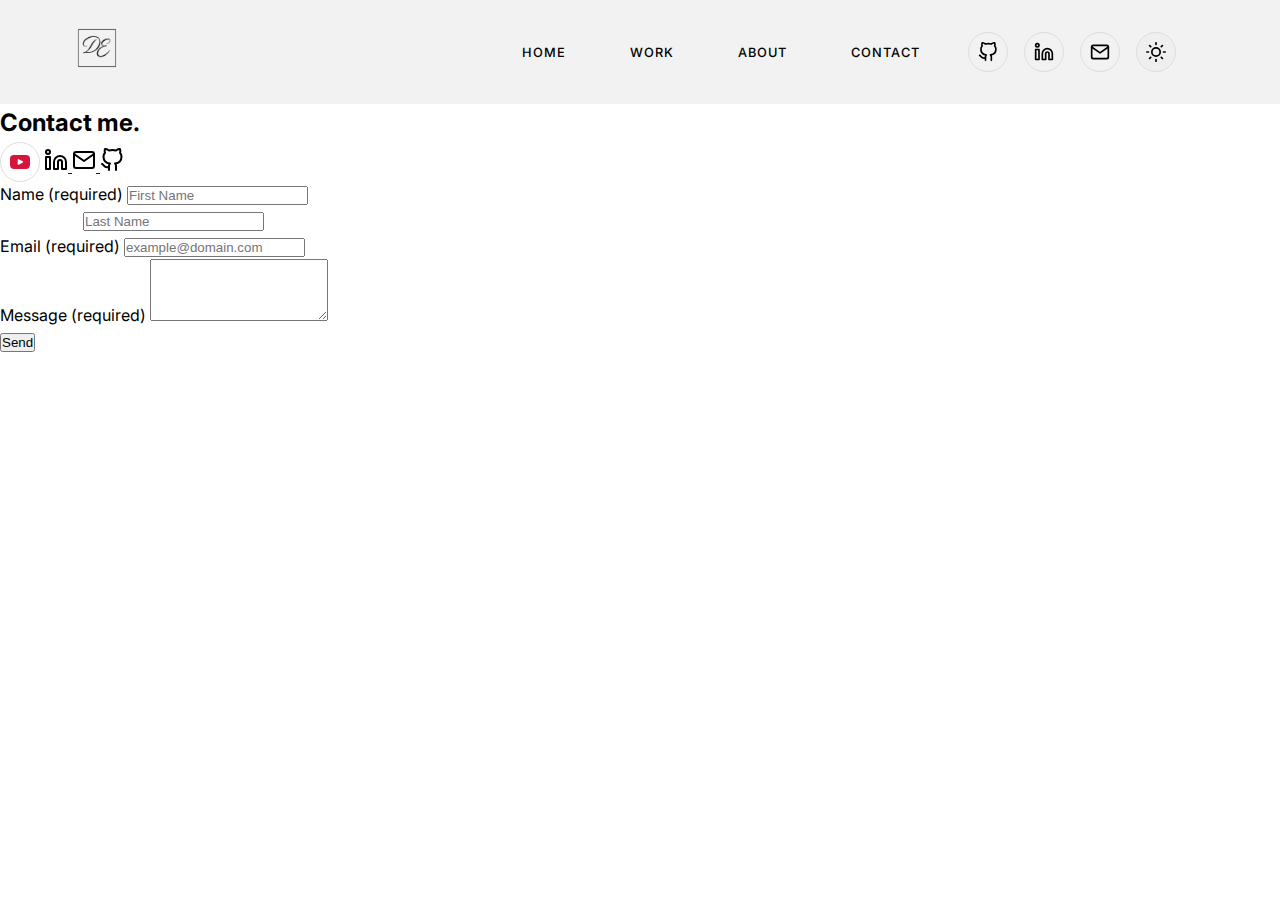
<file: contact.html>
<!DOCTYPE html>
<html lang="en">
<head>
  <meta charset="UTF-8" />
  <meta name="viewport" content="width=device-width, initial-scale=1" />
  <title>Contact - David Ezekiel</title>

  <!-- Google Fonts -->
  <link
    href="https://fonts.googleapis.com/css2?family=Inter:wght@400;700&display=swap"
    rel="stylesheet"
  />

  <!-- Main CSS -->
  <link rel="stylesheet" href="assets/css/style.css" />
  <header class="header">
    <div class="header-container">
      <!-- Left: Logo -->
      <a class="header-logo" href="index.html">
        <img src="assets/images/logo.png" alt="David Ezekiel Logo" />
      </a>
  
      <!-- Nav (links + icons) -->
      <nav class="header-nav">
        <ul class="nav-links">
          <li><a href="index.html#hero">Home</a></li>
          <li><a href="index.html#work">Work</a></li>
          <li><a href="index.html#about">About</a></li>
          <li><a href="contact.html">Contact</a></li>
        </ul>
        <div class="nav-icons">
          <a
            href="https://github.com/david-ikenna-ezekiel"
            target="_blank"
            aria-label="GitHub"
            class="circle-icon"
          >
            <img src="assets/icons/github.svg" alt="GitHub" />
          </a>
          <a
            href="https://www.linkedin.com/in/david-ikenna-ezekiel-804748106/"
            target="_blank"
            aria-label="LinkedIn"
            class="circle-icon"
          >
            <img src="assets/icons/linkedin.svg" alt="LinkedIn" />
          </a>
          <a
            href="mailto:kelaanalytics.bi@gmail.com"
            aria-label="Email"
            class="circle-icon"
          >
            <img src="assets/icons/mail.svg" alt="Email" />
          </a>
          <button
            id="themeToggle"
            class="circle-icon"
            aria-label="Toggle Dark Mode"
          >
            <img src="assets/icons/sun.svg" alt="Toggle Theme" />
          </button>
        </div>
      </nav>
  
      <!-- Hamburger (mobile) -->
      <button class="hamburger" aria-label="Toggle Menu">
        <span></span>
        <span></span>
        <span></span>
      </button>
    </div>
  </header>
  

  <!-- CONTACT PAGE LAYOUT -->
  <main>
    <section class="contact-section">
      <!-- Left Column: Title + Social Icons -->
      <div class="contact-left">
        <h2>Contact me.</h2>
        <div class="contact-icons">
          <a href="https://www.youtube.com/@Data_with_David" target="_blank" class="circle-icon" aria-label="YouTube">
            <img src="assets/icons/youtube.svg" alt="YouTube" />
          </a> 
          <a
            href="https://www.linkedin.com/in/david-ikenna-ezekiel-804748106/"
            target="_blank"
            aria-label="LinkedIn"
          >
            <img src="assets/icons/linkedin.svg" alt="LinkedIn" />
          </a>
          <a href="mailto:kelaanalytics.bi@gmail.com" aria-label="Email">
            <img src="assets/icons/mail.svg" alt="Email" />
          </a>
          <a
            href="https://github.com/david-ikenna-ezekiel"
            target="_blank"
            aria-label="GitHub"
          >
            <img src="assets/icons/github.svg" alt="GitHub" />
          </a>
        </div>
      </div>

      <!-- Right Column: Contact Form -->
      <div class="contact-right">
        <form class="contact-form" action="#" method="POST">
          <div class="form-row">
            <div class="form-group">
              <label for="firstName">Name (required)</label>
              <input
                type="text"
                id="firstName"
                name="firstName"
                placeholder="First Name"
                required
              />
            </div>
            <div class="form-group">
              <label for="lastName" style="visibility:hidden;">Last Name</label>
              <input
                type="text"
                id="lastName"
                name="lastName"
                placeholder="Last Name"
              />
            </div>
          </div>
          <div class="form-group">
            <label for="email">Email (required)</label>
            <input
              type="email"
              id="email"
              name="email"
              placeholder="example@domain.com"
              required
            />
          </div>
          <div class="form-group">
            <label for="message">Message (required)</label>
            <textarea id="message" name="message" rows="4" required></textarea>
          </div>
          <button type="submit" class="send-button">Send</button>
        </form>
      </div>
    </section>
  </main>

  <!-- Main JS (for theme toggle) -->
  <script src="assets/js/script.js"></script>
</body>
</html>
</file>
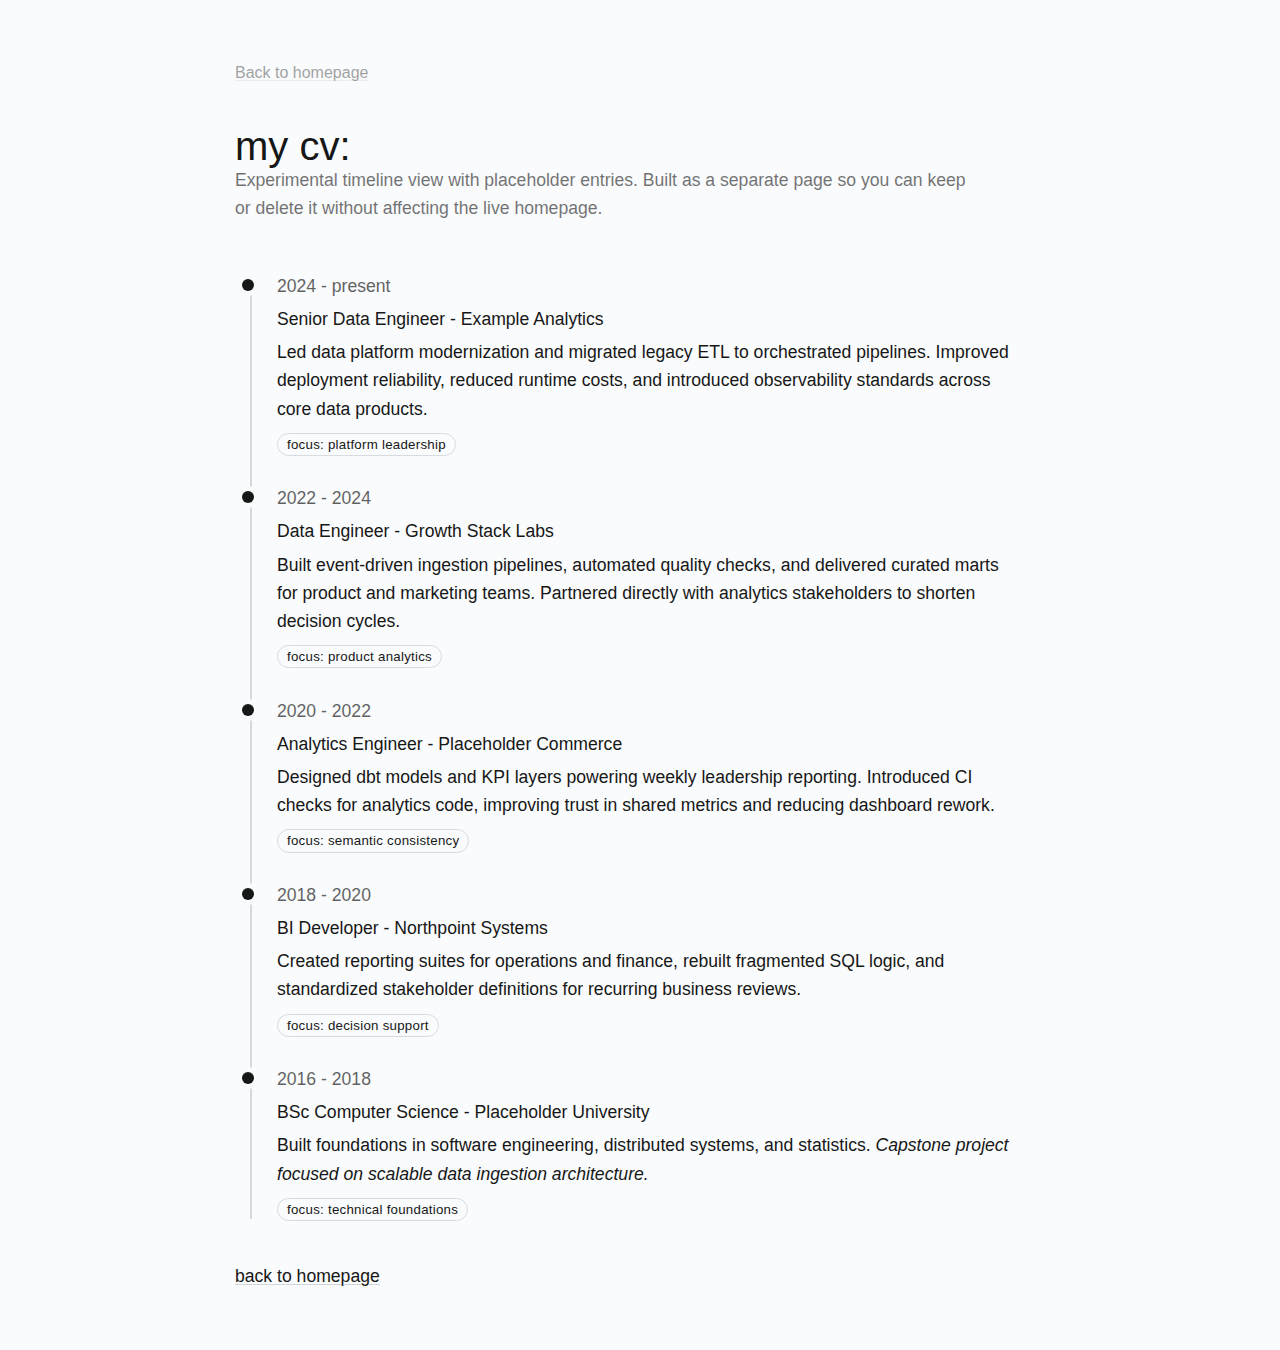
<file: cv-timeline.html>
<!doctype html>
<html lang="en">
  <head>
    <meta charset="utf-8" />
    <meta name="viewport" content="width=device-width, initial-scale=1" />
    <title>David Ezekiel - CV Timeline (Experiment)</title>
    <meta
      name="description"
      content="Experimental timeline layout for the my cv section."
    />
    <link rel="stylesheet" href="styles.css" />
    <style>
      :root {
        --essay-title-size: 2.5rem;
        --essay-title-lh: 1em;
        --essay-body-size: 1.1rem;
        --essay-body-lh: 1.6em;
      }

      .page-wrapp {
        background-color: #fafbfc;
      }

      .timeline-page {
        width: 900px;
        max-width: 94%;
      }

      .timeline-intro {
        max-width: 740px;
      }

      .timeline-wrap {
        position: relative;
        margin-top: 10px;
        padding-left: 42px;
      }

      .timeline-wrap::before {
        content: "";
        position: absolute;
        left: 15px;
        top: 4px;
        bottom: 4px;
        width: 2px;
        background: #d5d8dd;
      }

      .timeline-item {
        position: relative;
        margin-bottom: 26px;
        padding-bottom: 2px;
      }

      .timeline-item:last-child {
        margin-bottom: 0;
      }

      .timeline-dot {
        position: absolute;
        left: -35px;
        top: 7px;
        width: 12px;
        height: 12px;
        border-radius: 999px;
        background: #161717;
        box-shadow: 0 0 0 5px #fafbfc;
      }

      .timeline-age {
        opacity: 0.68;
        margin-bottom: 5px;
        font-family: Minion Pro, sans-serif;
        font-size: var(--essay-body-size);
        line-height: var(--essay-body-lh);
      }

      .timeline-title {
        margin-bottom: 5px;
        font-family: Minion Pro, sans-serif;
        font-size: var(--essay-body-size);
        font-weight: 500;
        line-height: var(--essay-body-lh);
      }

      .timeline-copy {
        max-width: 740px;
        font-family: Minion Pro, sans-serif;
        font-size: var(--essay-body-size);
        line-height: var(--essay-body-lh);
      }

      .timeline-highlight {
        font-style: italic;
      }

      .timeline-tag {
        display: inline-flex;
        margin-top: 10px;
        padding: 4px 9px;
        border-radius: 999px;
        border: 1px solid #d8dbe0;
        font-family: Ppneuemontreal, sans-serif;
        font-size: 0.83rem;
        letter-spacing: 0.02em;
        line-height: 1em;
      }

      .timeline-link {
        width: fit-content;
        text-decoration-color: #d7d9de;
      }

      .timeline-link:hover {
        text-decoration-color: #ffa568;
      }

      .timeline-intro .page-heading {
        letter-spacing: 0;
        text-transform: none;
        margin-bottom: 0;
        font-size: var(--essay-title-size);
        font-weight: 500;
        line-height: var(--essay-title-lh);
      }

      .timeline-intro .page-subheading {
        font-size: var(--essay-body-size);
        line-height: var(--essay-body-lh);
      }

      @media screen and (max-width: 991px) {
        :root {
          --essay-title-size: 2.1rem;
          --essay-body-size: 1.05rem;
          --essay-body-lh: 1.6em;
        }
      }

      @media screen and (max-width: 767px) {
        :root {
          --essay-title-size: 1.7rem;
          --essay-title-lh: 1.15em;
          --essay-body-size: 1rem;
          --essay-body-lh: 1.58em;
        }

        .timeline-wrap {
          padding-left: 32px;
        }

        .timeline-wrap::before {
          left: 12px;
        }

        .timeline-dot {
          left: -24px;
          width: 10px;
          height: 10px;
        }
      }
    </style>
  </head>
  <body>
    <div class="page-wrapp min-height">
      <div class="page-contain less timeline-page">
        <div class="content-block">
          <a href="index.html" class="content-link back">Back to homepage</a>
        </div>

        <div class="content-block timeline-intro">
          <h1 class="page-heading">my cv:</h1>
          <div class="page-subheading">
            Experimental timeline view with placeholder entries. Built as a separate page so you
            can keep or delete it without affecting the live homepage.
          </div>
        </div>

        <div class="content-block">
          <div class="timeline-wrap">
            <article class="timeline-item">
              <div class="timeline-dot"></div>
              <div class="timeline-age">2024 - present</div>
              <div class="timeline-title">Senior Data Engineer - Example Analytics</div>
              <div class="timeline-copy">
                Led data platform modernization and migrated legacy ETL to orchestrated pipelines.
                Improved deployment reliability, reduced runtime costs, and introduced observability
                standards across core data products.
              </div>
              <div class="timeline-tag">focus: platform leadership</div>
            </article>

            <article class="timeline-item">
              <div class="timeline-dot"></div>
              <div class="timeline-age">2022 - 2024</div>
              <div class="timeline-title">Data Engineer - Growth Stack Labs</div>
              <div class="timeline-copy">
                Built event-driven ingestion pipelines, automated quality checks, and delivered
                curated marts for product and marketing teams. Partnered directly with analytics
                stakeholders to shorten decision cycles.
              </div>
              <div class="timeline-tag">focus: product analytics</div>
            </article>

            <article class="timeline-item">
              <div class="timeline-dot"></div>
              <div class="timeline-age">2020 - 2022</div>
              <div class="timeline-title">Analytics Engineer - Placeholder Commerce</div>
              <div class="timeline-copy">
                Designed dbt models and KPI layers powering weekly leadership reporting. Introduced
                CI checks for analytics code, improving trust in shared metrics and reducing
                dashboard rework.
              </div>
              <div class="timeline-tag">focus: semantic consistency</div>
            </article>

            <article class="timeline-item">
              <div class="timeline-dot"></div>
              <div class="timeline-age">2018 - 2020</div>
              <div class="timeline-title">BI Developer - Northpoint Systems</div>
              <div class="timeline-copy">
                Created reporting suites for operations and finance, rebuilt fragmented SQL logic,
                and standardized stakeholder definitions for recurring business reviews.
              </div>
              <div class="timeline-tag">focus: decision support</div>
            </article>

            <article class="timeline-item">
              <div class="timeline-dot"></div>
              <div class="timeline-age">2016 - 2018</div>
              <div class="timeline-title">BSc Computer Science - Placeholder University</div>
              <div class="timeline-copy">
                Built foundations in software engineering, distributed systems, and statistics.
                <span class="timeline-highlight">
                  Capstone project focused on scalable data ingestion architecture.
                </span>
              </div>
              <div class="timeline-tag">focus: technical foundations</div>
            </article>
          </div>
        </div>

        <div class="content-block">
          <a href="index.html" class="content-link timeline-link">
            back to homepage
          </a>
        </div>
      </div>
    </div>
      <script src="script.js?v=8"></script>
  </body>
</html>
</file>
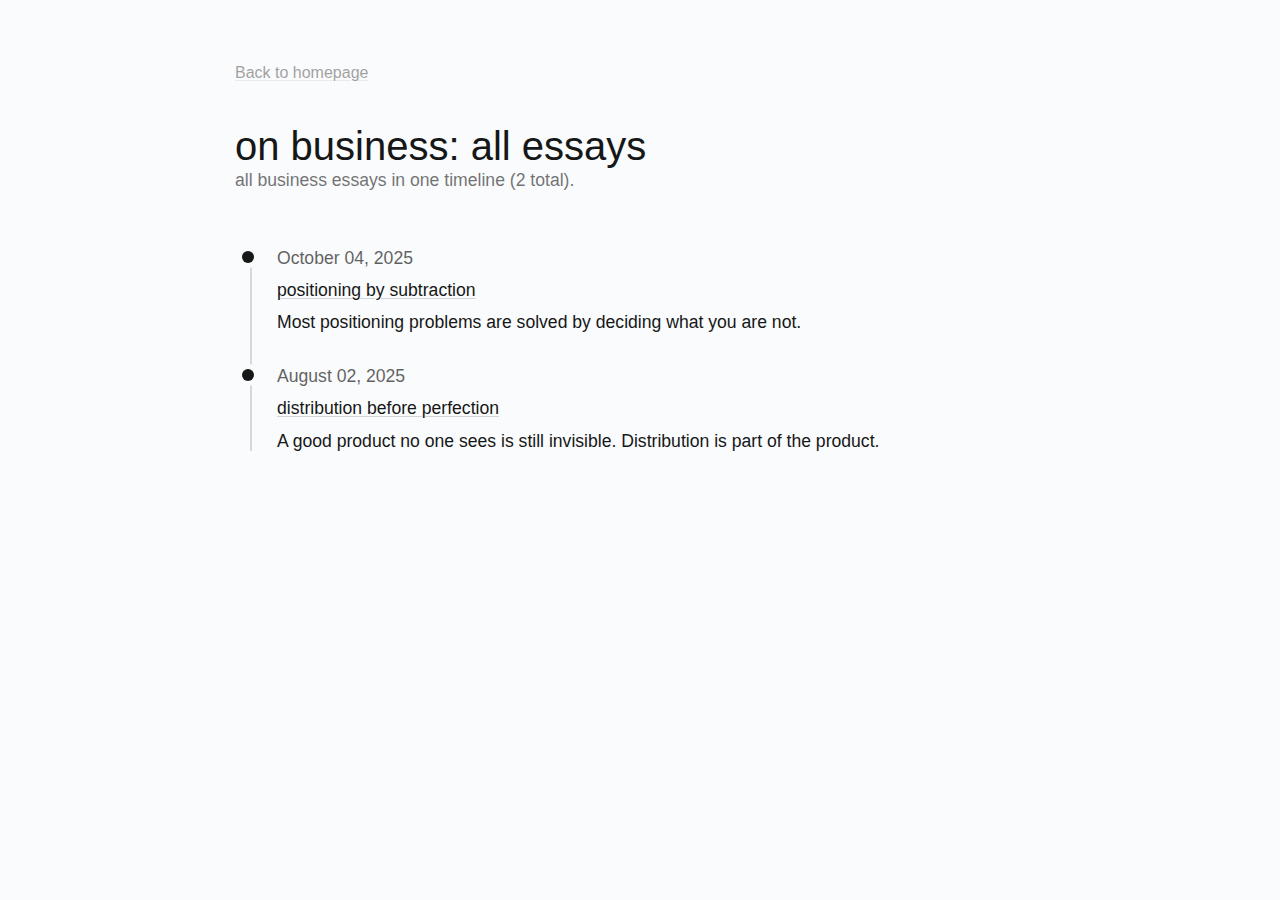
<file: essays-business.html>
<!doctype html>
<html lang="en">
  <head>
    <meta charset="utf-8" />
    <meta name="viewport" content="width=device-width, initial-scale=1" />
    <title>David Ezekiel - Business Essays</title>
    <meta name="description" content="All business essays by David Ezekiel." />
    <link rel="stylesheet" href="styles.css" />
    <style>
      :root { --essay-title-size: 2.5rem; --essay-title-lh: 1em; --essay-body-size: 1.1rem; --essay-body-lh: 1.6em; }
      .page-wrapp { background-color: #fafbfc; }
      .timeline-page { width: 900px; max-width: 94%; }
      .timeline-wrap { position: relative; margin-top: 10px; padding-left: 42px; }
      .timeline-wrap::before { content: ""; position: absolute; left: 15px; top: 4px; bottom: 4px; width: 2px; background: #d5d8dd; }
      .timeline-item { position: relative; margin-bottom: 26px; }
      .timeline-dot { position: absolute; left: -35px; top: 7px; width: 12px; height: 12px; border-radius: 999px; background: #161717; box-shadow: 0 0 0 5px #fafbfc; }
      .timeline-age, .timeline-title, .timeline-copy { font-family: Minion Pro, sans-serif; font-size: var(--essay-body-size); line-height: var(--essay-body-lh); }
      .timeline-age { opacity: 0.68; margin-bottom: 4px; }
      .timeline-title { margin-bottom: 4px; font-weight: 500; }
      .timeline-copy { max-width: 760px; }
      .timeline-intro .page-heading { letter-spacing: 0; text-transform: none; margin-bottom: 0; font-size: var(--essay-title-size); font-weight: 500; line-height: var(--essay-title-lh); }
      .timeline-intro .page-subheading { font-size: var(--essay-body-size); line-height: var(--essay-body-lh); }
      @media screen and (max-width: 991px) { :root { --essay-title-size: 2.1rem; --essay-body-size: 1.05rem; --essay-body-lh: 1.6em; } }
      @media screen and (max-width: 767px) {
        :root { --essay-title-size: 1.7rem; --essay-title-lh: 1.15em; --essay-body-size: 1rem; --essay-body-lh: 1.58em; }
        .timeline-wrap { padding-left: 32px; }
        .timeline-wrap::before { left: 12px; }
        .timeline-dot { left: -24px; width: 10px; height: 10px; }
      }
    </style>
  </head>
  <body>
    <div class="page-wrapp min-height">
      <div class="page-contain less timeline-page">
        <div class="content-block"><a href="index.html" class="content-link back">Back to homepage</a></div>
        <div class="content-block timeline-intro"><h1 class="page-heading">on business: all essays</h1><div class="page-subheading">all business essays in one timeline (2 total).</div></div>
        <div class="content-block"><div class="timeline-wrap">
          <article class="timeline-item"><div class="timeline-dot"></div><div class="timeline-age">October 04, 2025</div><div class="timeline-title"><a href="essays/positioning-by-subtraction.html" class="content-link">positioning by subtraction</a></div><div class="timeline-copy">Most positioning problems are solved by deciding what you are not.</div></article>
          <article class="timeline-item"><div class="timeline-dot"></div><div class="timeline-age">August 02, 2025</div><div class="timeline-title"><a href="essays/distribution-before-perfection.html" class="content-link">distribution before perfection</a></div><div class="timeline-copy">A good product no one sees is still invisible. Distribution is part of the product.</div></article>
        </div></div>
      </div>
    </div>
      <script src="script.js?v=8"></script>
  </body>
</html>
</file>
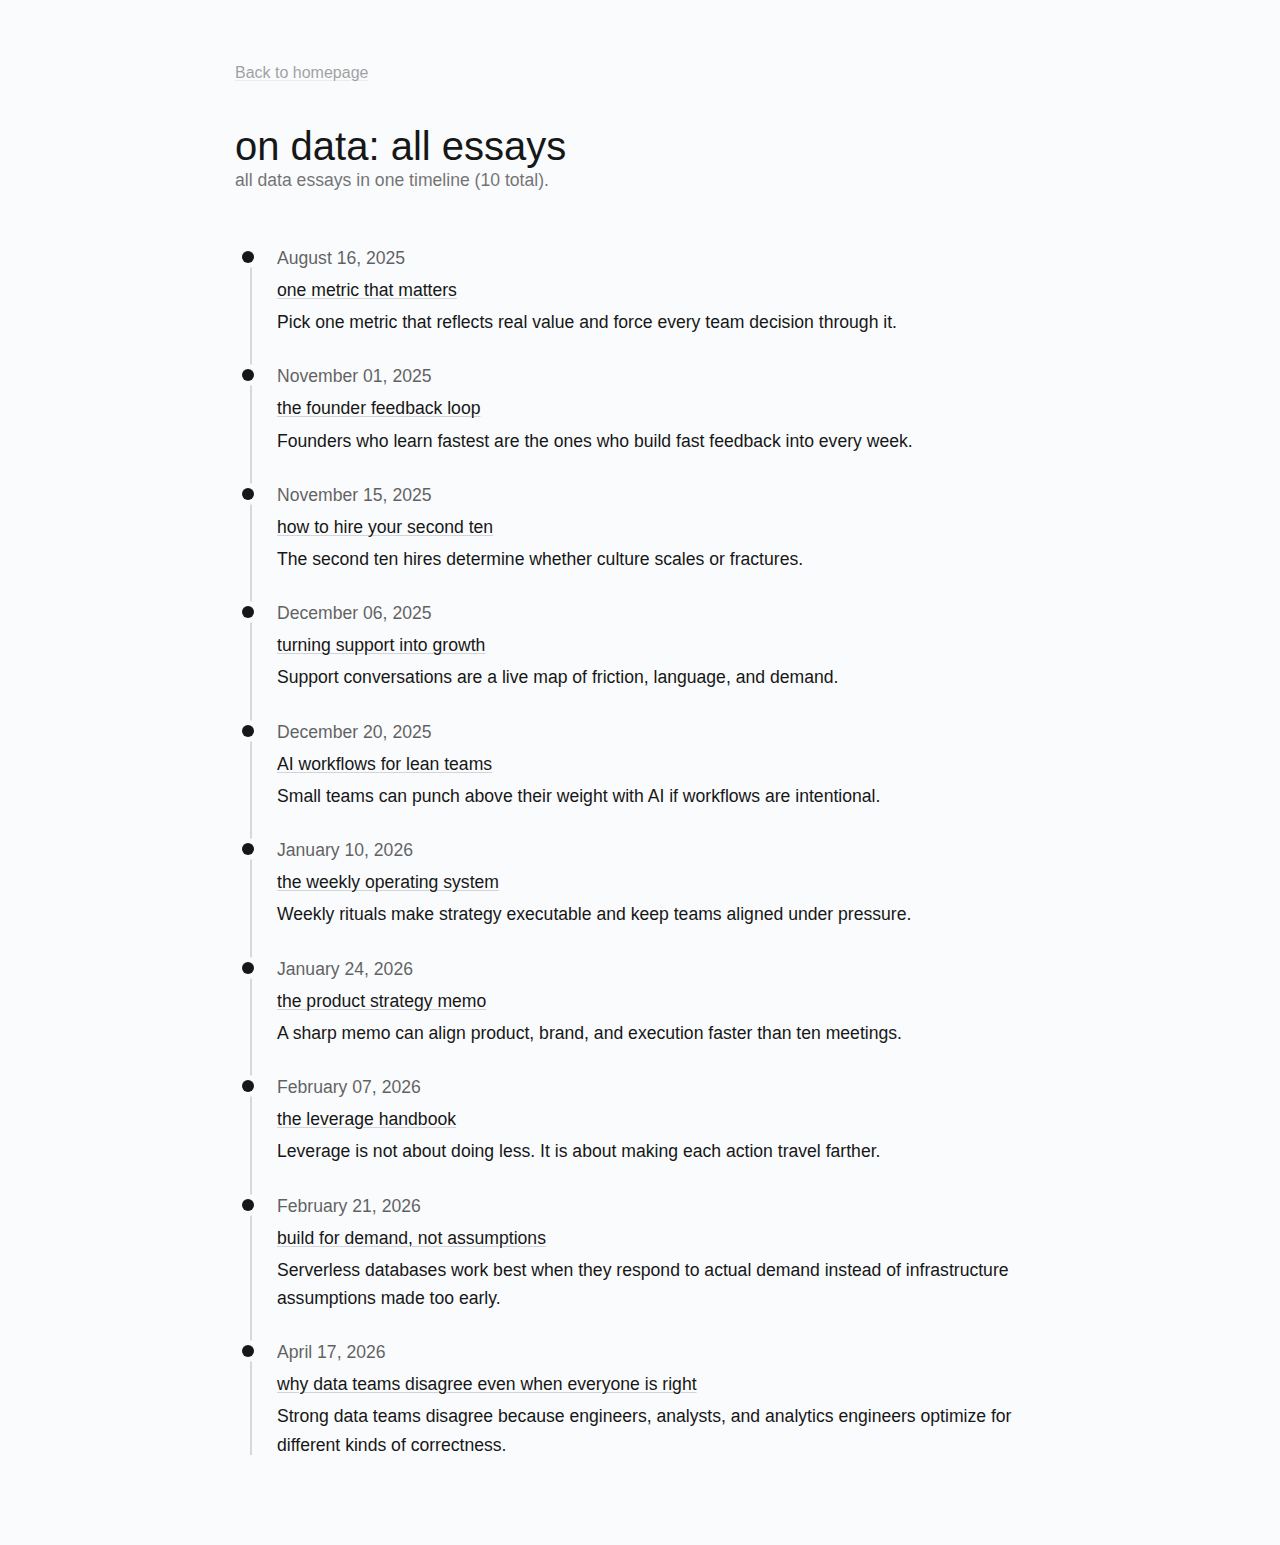
<file: essays-data.html>
<!doctype html>
<html lang="en">
  <head>
    <meta charset="utf-8" />
    <meta name="viewport" content="width=device-width, initial-scale=1" />
    <title>David Ezekiel - Data Essays</title>
    <meta name="description" content="All data essays by David Ezekiel." />
    <link rel="stylesheet" href="styles.css" />
    <style>
      :root { --essay-title-size: 2.5rem; --essay-title-lh: 1em; --essay-body-size: 1.1rem; --essay-body-lh: 1.6em; }
      .page-wrapp { background-color: #fafbfc; }
      .timeline-page { width: 900px; max-width: 94%; }
      .timeline-wrap { position: relative; margin-top: 10px; padding-left: 42px; }
      .timeline-wrap::before { content: ""; position: absolute; left: 15px; top: 4px; bottom: 4px; width: 2px; background: #d5d8dd; }
      .timeline-item { position: relative; margin-bottom: 26px; }
      .timeline-dot { position: absolute; left: -35px; top: 7px; width: 12px; height: 12px; border-radius: 999px; background: #161717; box-shadow: 0 0 0 5px #fafbfc; }
      .timeline-age, .timeline-title, .timeline-copy { font-family: Minion Pro, sans-serif; font-size: var(--essay-body-size); line-height: var(--essay-body-lh); }
      .timeline-age { opacity: 0.68; margin-bottom: 4px; }
      .timeline-title { margin-bottom: 4px; font-weight: 500; }
      .timeline-copy { max-width: 760px; }
      .timeline-intro .page-heading { letter-spacing: 0; text-transform: none; margin-bottom: 0; font-size: var(--essay-title-size); font-weight: 500; line-height: var(--essay-title-lh); }
      .timeline-intro .page-subheading { font-size: var(--essay-body-size); line-height: var(--essay-body-lh); }
      @media screen and (max-width: 991px) { :root { --essay-title-size: 2.1rem; --essay-body-size: 1.05rem; --essay-body-lh: 1.6em; } }
      @media screen and (max-width: 767px) {
        :root { --essay-title-size: 1.7rem; --essay-title-lh: 1.15em; --essay-body-size: 1rem; --essay-body-lh: 1.58em; }
        .timeline-wrap { padding-left: 32px; }
        .timeline-wrap::before { left: 12px; }
        .timeline-dot { left: -24px; width: 10px; height: 10px; }
      }
    </style>
  </head>
  <body>
    <div class="page-wrapp min-height">
      <div class="page-contain less timeline-page">
        <div class="content-block"><a href="index.html" class="content-link back">Back to homepage</a></div>
        <div class="content-block timeline-intro"><h1 class="page-heading">on data: all essays</h1><div class="page-subheading">all data essays in one timeline (10 total).</div></div>
        <div class="content-block"><div class="timeline-wrap">
          <article class="timeline-item"><div class="timeline-dot"></div><div class="timeline-age">August 16, 2025</div><div class="timeline-title"><a href="essays/one-metric-that-matters.html" class="content-link">one metric that matters</a></div><div class="timeline-copy">Pick one metric that reflects real value and force every team decision through it.</div></article>
          <article class="timeline-item"><div class="timeline-dot"></div><div class="timeline-age">November 01, 2025</div><div class="timeline-title"><a href="essays/the-founder-feedback-loop.html" class="content-link">the founder feedback loop</a></div><div class="timeline-copy">Founders who learn fastest are the ones who build fast feedback into every week.</div></article>
          <article class="timeline-item"><div class="timeline-dot"></div><div class="timeline-age">November 15, 2025</div><div class="timeline-title"><a href="essays/how-to-hire-your-second-ten.html" class="content-link">how to hire your second ten</a></div><div class="timeline-copy">The second ten hires determine whether culture scales or fractures.</div></article>
          <article class="timeline-item"><div class="timeline-dot"></div><div class="timeline-age">December 06, 2025</div><div class="timeline-title"><a href="essays/turning-support-into-growth.html" class="content-link">turning support into growth</a></div><div class="timeline-copy">Support conversations are a live map of friction, language, and demand.</div></article>
          <article class="timeline-item"><div class="timeline-dot"></div><div class="timeline-age">December 20, 2025</div><div class="timeline-title"><a href="essays/ai-workflows-for-lean-teams.html" class="content-link">AI workflows for lean teams</a></div><div class="timeline-copy">Small teams can punch above their weight with AI if workflows are intentional.</div></article>
          <article class="timeline-item"><div class="timeline-dot"></div><div class="timeline-age">January 10, 2026</div><div class="timeline-title"><a href="essays/the-weekly-operating-system.html" class="content-link">the weekly operating system</a></div><div class="timeline-copy">Weekly rituals make strategy executable and keep teams aligned under pressure.</div></article>
          <article class="timeline-item"><div class="timeline-dot"></div><div class="timeline-age">January 24, 2026</div><div class="timeline-title"><a href="essays/the-product-strategy-memo.html" class="content-link">the product strategy memo</a></div><div class="timeline-copy">A sharp memo can align product, brand, and execution faster than ten meetings.</div></article>
          <article class="timeline-item"><div class="timeline-dot"></div><div class="timeline-age">February 07, 2026</div><div class="timeline-title"><a href="essays/the-leverage-handbook.html" class="content-link">the leverage handbook</a></div><div class="timeline-copy">Leverage is not about doing less. It is about making each action travel farther.</div></article>
          <article class="timeline-item"><div class="timeline-dot"></div><div class="timeline-age">February 21, 2026</div><div class="timeline-title"><a href="essays/build-for-demand-not-assumptions.html" class="content-link">build for demand, not assumptions</a></div><div class="timeline-copy">Serverless databases work best when they respond to actual demand instead of infrastructure assumptions made too early.</div></article>
          <article class="timeline-item"><div class="timeline-dot"></div><div class="timeline-age">April 17, 2026</div><div class="timeline-title"><a href="essays/why-data-teams-disagree-even-when-everyone-is-right.html" class="content-link">why data teams disagree even when everyone is right</a></div><div class="timeline-copy">Strong data teams disagree because engineers, analysts, and analytics engineers optimize for different kinds of correctness.</div></article>
        </div></div>
      </div>
    </div>
      <script src="script.js?v=8"></script>
  </body>
</html>
</file>
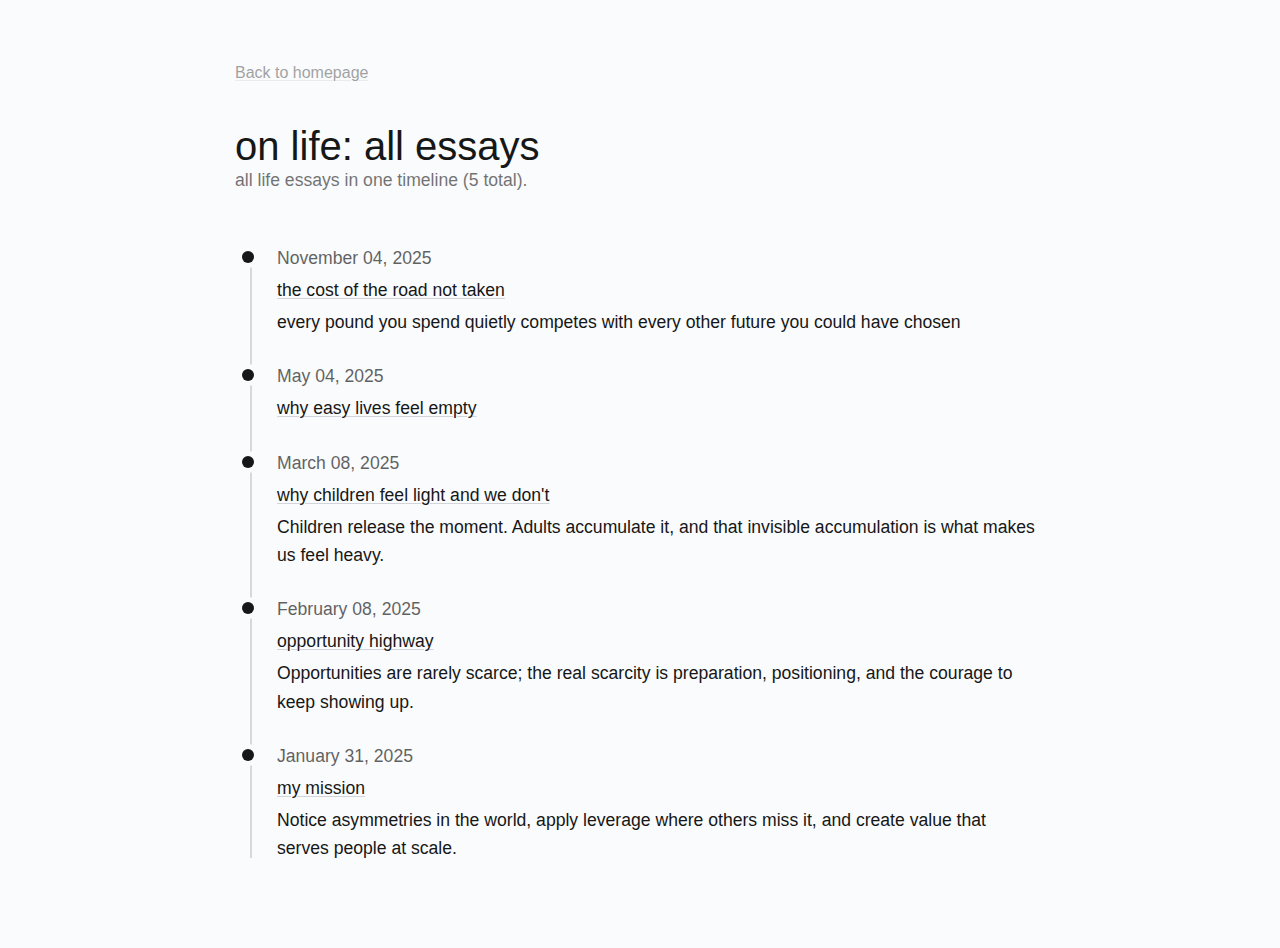
<file: essays-life.html>
<!doctype html>
<html lang="en">
  <head>
    <meta charset="utf-8" />
    <meta name="viewport" content="width=device-width, initial-scale=1" />
    <title>David Ezekiel - Life Essays</title>
    <meta name="description" content="All life essays by David Ezekiel." />
    <link rel="stylesheet" href="styles.css" />
    <style>
      :root { --essay-title-size: 2.5rem; --essay-title-lh: 1em; --essay-body-size: 1.1rem; --essay-body-lh: 1.6em; }
      .page-wrapp { background-color: #fafbfc; }
      .timeline-page { width: 900px; max-width: 94%; }
      .timeline-wrap { position: relative; margin-top: 10px; padding-left: 42px; }
      .timeline-wrap::before { content: ""; position: absolute; left: 15px; top: 4px; bottom: 4px; width: 2px; background: #d5d8dd; }
      .timeline-item { position: relative; margin-bottom: 26px; }
      .timeline-dot { position: absolute; left: -35px; top: 7px; width: 12px; height: 12px; border-radius: 999px; background: #161717; box-shadow: 0 0 0 5px #fafbfc; }
      .timeline-age, .timeline-title, .timeline-copy { font-family: Minion Pro, sans-serif; font-size: var(--essay-body-size); line-height: var(--essay-body-lh); }
      .timeline-age { opacity: 0.68; margin-bottom: 4px; }
      .timeline-title { margin-bottom: 4px; font-weight: 500; }
      .timeline-copy { max-width: 760px; }
      .timeline-intro .page-heading { letter-spacing: 0; text-transform: none; margin-bottom: 0; font-size: var(--essay-title-size); font-weight: 500; line-height: var(--essay-title-lh); }
      .timeline-intro .page-subheading { font-size: var(--essay-body-size); line-height: var(--essay-body-lh); }
      @media screen and (max-width: 991px) { :root { --essay-title-size: 2.1rem; --essay-body-size: 1.05rem; --essay-body-lh: 1.6em; } }
      @media screen and (max-width: 767px) {
        :root { --essay-title-size: 1.7rem; --essay-title-lh: 1.15em; --essay-body-size: 1rem; --essay-body-lh: 1.58em; }
        .timeline-wrap { padding-left: 32px; }
        .timeline-wrap::before { left: 12px; }
        .timeline-dot { left: -24px; width: 10px; height: 10px; }
      }
    </style>
  </head>
  <body>
    <div class="page-wrapp min-height">
      <div class="page-contain less timeline-page">
        <div class="content-block"><a href="index.html" class="content-link back">Back to homepage</a></div>
        <div class="content-block timeline-intro"><h1 class="page-heading">on life: all essays</h1><div class="page-subheading">all life essays in one timeline (5 total).</div></div>
        <div class="content-block"><div class="timeline-wrap">
          <article class="timeline-item"><div class="timeline-dot"></div><div class="timeline-age">November 04, 2025</div><div class="timeline-title"><a href="essays/the-cost-of-the-road-not-taken.html" class="content-link">the cost of the road not taken</a></div><div class="timeline-copy">every pound you spend quietly competes with every other future you could have chosen</div></article>
          <article class="timeline-item"><div class="timeline-dot"></div><div class="timeline-age">May 04, 2025</div><div class="timeline-title"><a href="essays/why-easy-lives-feel-empty.html" class="content-link">why easy lives feel empty</a></div><div class="timeline-copy"></div></article>
          <article class="timeline-item"><div class="timeline-dot"></div><div class="timeline-age">March 08, 2025</div><div class="timeline-title"><a href="essays/why-children-feel-light-and-we-dont.html" class="content-link">why children feel light and we don't</a></div><div class="timeline-copy">Children release the moment. Adults accumulate it, and that invisible accumulation is what makes us feel heavy.</div></article>
          <article class="timeline-item"><div class="timeline-dot"></div><div class="timeline-age">February 08, 2025</div><div class="timeline-title"><a href="essays/opportunity-highway.html" class="content-link">opportunity highway</a></div><div class="timeline-copy">Opportunities are rarely scarce; the real scarcity is preparation, positioning, and the courage to keep showing up.</div></article>
          <article class="timeline-item"><div class="timeline-dot"></div><div class="timeline-age">January 31, 2025</div><div class="timeline-title"><a href="essays/my-mission.html" class="content-link">my mission</a></div><div class="timeline-copy">Notice asymmetries in the world, apply leverage where others miss it, and create value that serves people at scale.</div></article>
        </div></div>
      </div>
    </div>
      <script src="script.js?v=8"></script>
  </body>
</html>
</file>
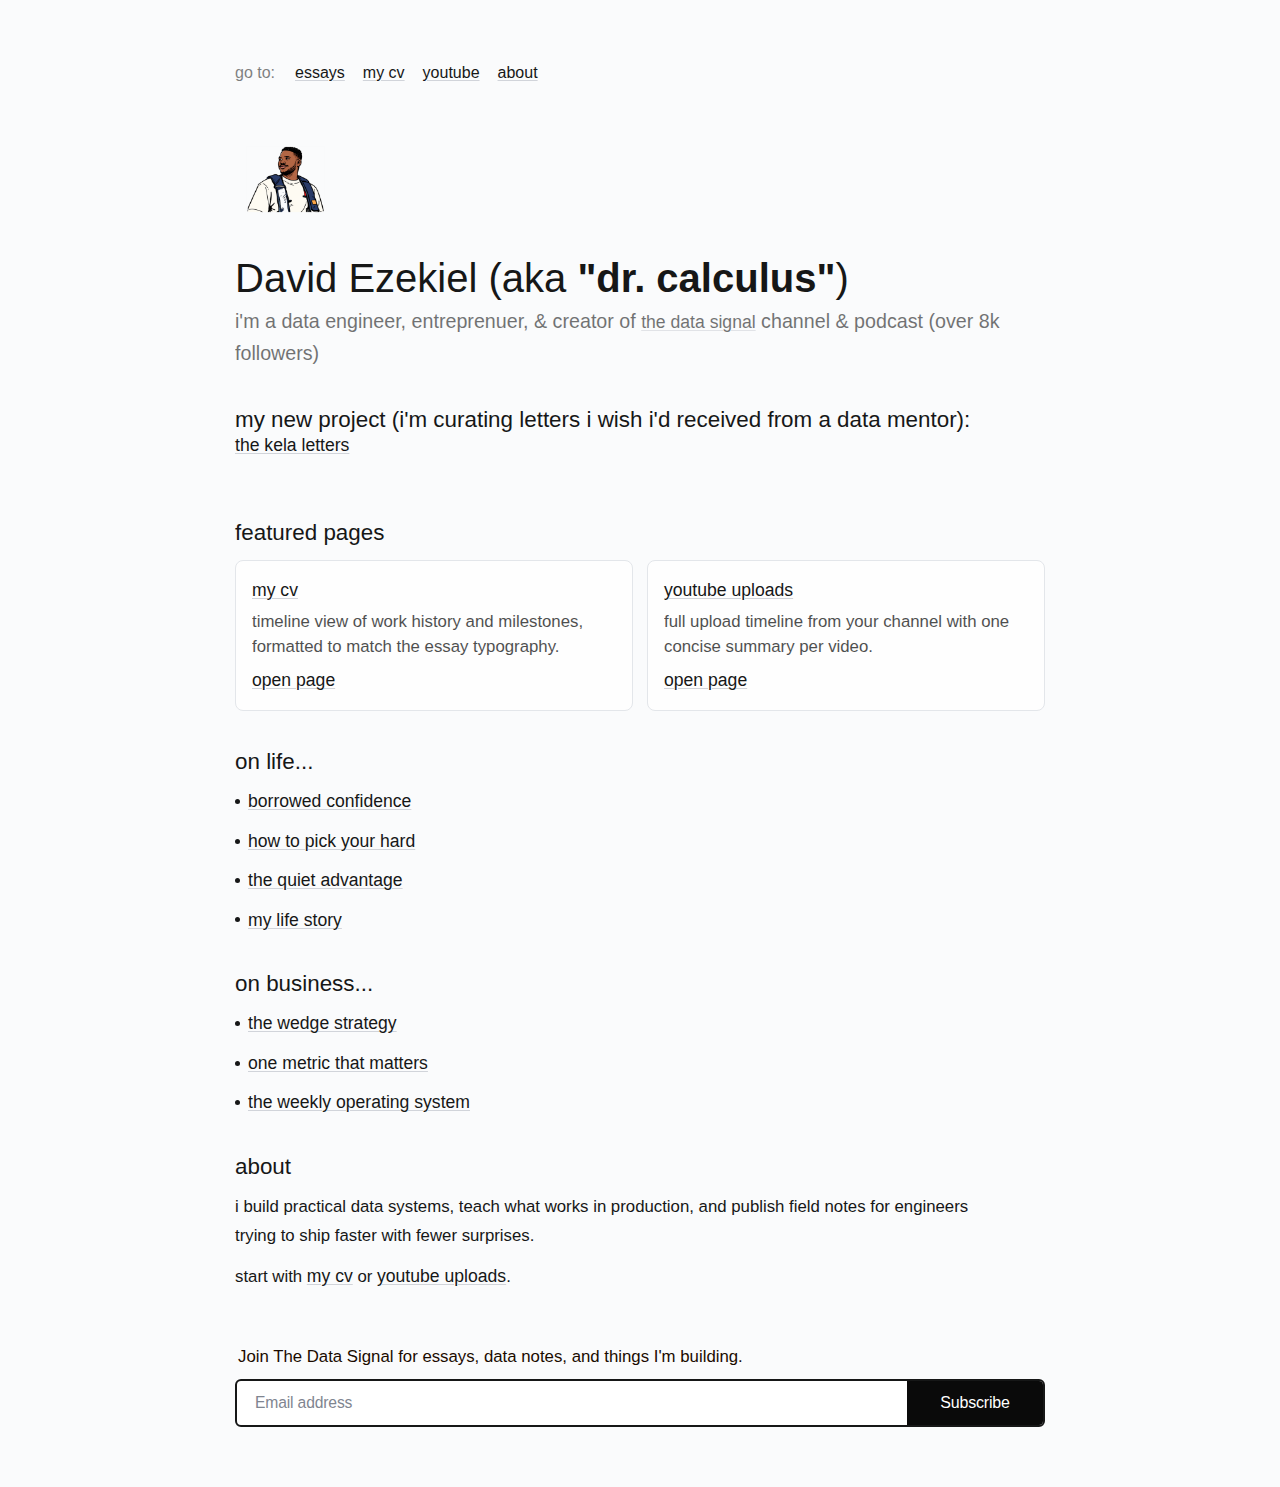
<file: home-v2.html>
<!doctype html>
<html lang="en">
  <head>
    <meta charset="utf-8" />
    <meta name="viewport" content="width=device-width, initial-scale=1" />
    <title>David Ezekiel - Home V2 (Test)</title>
    <meta
      name="description"
      content="Test homepage with first-class navigation for essays, CV, YouTube, and about."
    />
    <link rel="stylesheet" href="styles.css" />
    <link rel="stylesheet" href="article-subscribe-polish.css?v=6" />
    <style>
      .page-wrapp {
        background-color: #fafbfc;
      }

      .v2-nav {
        display: flex;
        gap: 18px;
        align-items: center;
        flex-wrap: wrap;
        margin-bottom: 2px;
        font-family: Ppneuemontreal, sans-serif;
        font-size: 1rem;
        text-transform: lowercase;
      }

      .v2-nav .content-link {
        font-size: 1rem;
      }

      .v2-nav-label {
        opacity: 0.55;
        margin-right: 2px;
      }

      .v2-feature-grid {
        display: grid;
        grid-template-columns: 1fr 1fr;
        gap: 14px;
      }

      .v2-feature-card {
        border: 1px solid #e3e6ea;
        border-radius: 8px;
        padding: 16px;
        background: #ffffffb3;
      }

      .v2-card-title {
        margin-bottom: 6px;
        font-family: Minion Pro, sans-serif;
        font-size: 1.2rem;
        line-height: 1.25em;
      }

      .v2-card-copy {
        opacity: 0.76;
        font-family: Minion Pro, sans-serif;
        font-size: 1.05rem;
        line-height: 1.5em;
      }

      .v2-continue {
        margin-top: 8px;
        font-family: Ppneuemontreal, sans-serif;
        font-size: 0.95rem;
      }

      .content-subheading.project-gap {
        margin-bottom: 24px;
      }

      @media screen and (max-width: 767px) {
        .v2-feature-grid {
          grid-template-columns: 1fr;
        }

        .content-subheading.project-gap {
          margin-bottom: 20px;
        }
      }
    </style>
  </head>
  <body>
    <div class="page-wrapp min-height">
      <div class="page-contain less home-page">
        <div class="content-block">
          <div class="v2-nav">
            <span class="v2-nav-label">go to:</span>
            <a href="essays/borrowed-confidence.html" class="content-link">essays</a>
            <a href="cv-timeline.html" class="content-link">my cv</a>
            <a href="youtube-cv-timeline.html" class="content-link">youtube</a>
            <a href="#about" class="content-link">about</a>
          </div>
        </div>

        <div class="content-block">
          <img
            src="assets/avatar-main.png?v=3"
            loading="lazy"
            alt="Portrait of David Ezekiel"
            class="shaan-image homepage"
          />
          <h1 class="page-heading">David Ezekiel (aka "dr. calculus")</h1>
          <div class="page-subheading">
            i'm a data engineer, entreprenuer, & creator of
            <a
              href="https://www.youtube.com/@thedatasignal"
              class="content-link"
              target="_blank"
              rel="noopener noreferrer"
              >the data signal</a
            >
            channel & podcast (over 8k followers)
          </div>
        </div>

        <div class="content-block">
          <div class="content-subheading project-gap">
            my new project (i'm curating letters i wish i'd received from a data mentor):
            <a
              href="https://www.linkedin.com/newsletters/kela-data-letters-7418723129612734464/"
              class="content-link"
              target="_blank"
              rel="noopener noreferrer"
              >the kela letters</a
            >
          </div>
        </div>

        <div class="content-block">
          <div class="content-subheading">featured pages</div>
          <div class="v2-feature-grid">
            <article class="v2-feature-card">
              <div class="v2-card-title">
                <a href="cv-timeline.html" class="content-link">my cv</a>
              </div>
              <div class="v2-card-copy">
                timeline view of work history and milestones, formatted to match the essay
                typography.
              </div>
              <div class="v2-continue">
                <a href="cv-timeline.html" class="content-link">open page</a>
              </div>
            </article>

            <article class="v2-feature-card">
              <div class="v2-card-title">
                <a href="youtube-cv-timeline.html" class="content-link">youtube uploads</a>
              </div>
              <div class="v2-card-copy">
                full upload timeline from your channel with one concise summary per video.
              </div>
              <div class="v2-continue">
                <a href="youtube-cv-timeline.html" class="content-link">open page</a>
              </div>
            </article>
          </div>
        </div>

        <div class="content-block">
          <div class="content-subheading">on life...</div>
          <div class="content-list">
            <div class="content-item"><div class="bullet-circle"></div><a href="essays/borrowed-confidence.html" class="content-link">borrowed confidence</a></div>
            <div class="content-item"><div class="bullet-circle"></div><a href="essays/how-to-pick-your-hard.html" class="content-link">how to pick your hard</a></div>
            <div class="content-item"><div class="bullet-circle"></div><a href="essays/the-quiet-advantage.html" class="content-link">the quiet advantage</a></div>
            <div class="content-item"><div class="bullet-circle"></div><a href="life-story-timeline.html" class="content-link">my life story</a></div>
          </div>
        </div>

        <div class="content-block">
          <div class="content-subheading">on business...</div>
          <div class="content-list">
            <div class="content-item"><div class="bullet-circle"></div><a href="essays/the-wedge-strategy.html" class="content-link">the wedge strategy</a></div>
            <div class="content-item"><div class="bullet-circle"></div><a href="essays/one-metric-that-matters.html" class="content-link">one metric that matters</a></div>
            <div class="content-item"><div class="bullet-circle"></div><a href="essays/the-weekly-operating-system.html" class="content-link">the weekly operating system</a></div>
          </div>
        </div>

        <div class="content-block" id="about">
          <div class="content-subheading">about</div>
          <div class="list-column">
            <div>
              i build practical data systems, teach what works in production, and publish field
              notes for engineers trying to ship faster with fewer surprises.
            </div>
            <div>
              start with
              <a href="cv-timeline.html" class="content-link">my cv</a>
              or
              <a href="youtube-cv-timeline.html" class="content-link">youtube uploads</a>.
            </div>
          </div>
        </div>

        <div class="content-block newsletter">
          <p class="paragraph-1-125 u-mb-0 small js-newsletter-text">
            join <span class="u-text-medium">52,480</span> builders on my weekly memo. it is good,
            i swear.
          </p>
          <form class="essay-newsletter-form" action="#" method="post">
            <input
              type="email"
              class="essay-newsletter-input js-newsletter-input"
              placeholder="Email address"
              aria-label="Email address"
            />
            <button type="submit" class="essay-newsletter-button js-newsletter-button">
              Subscribe
            </button>
          </form>
        </div>
      </div>
    </div>

    <script src="site-config.js?v=7"></script>
    <script src="script.js?v=8"></script>
  </body>
</html>
</file>
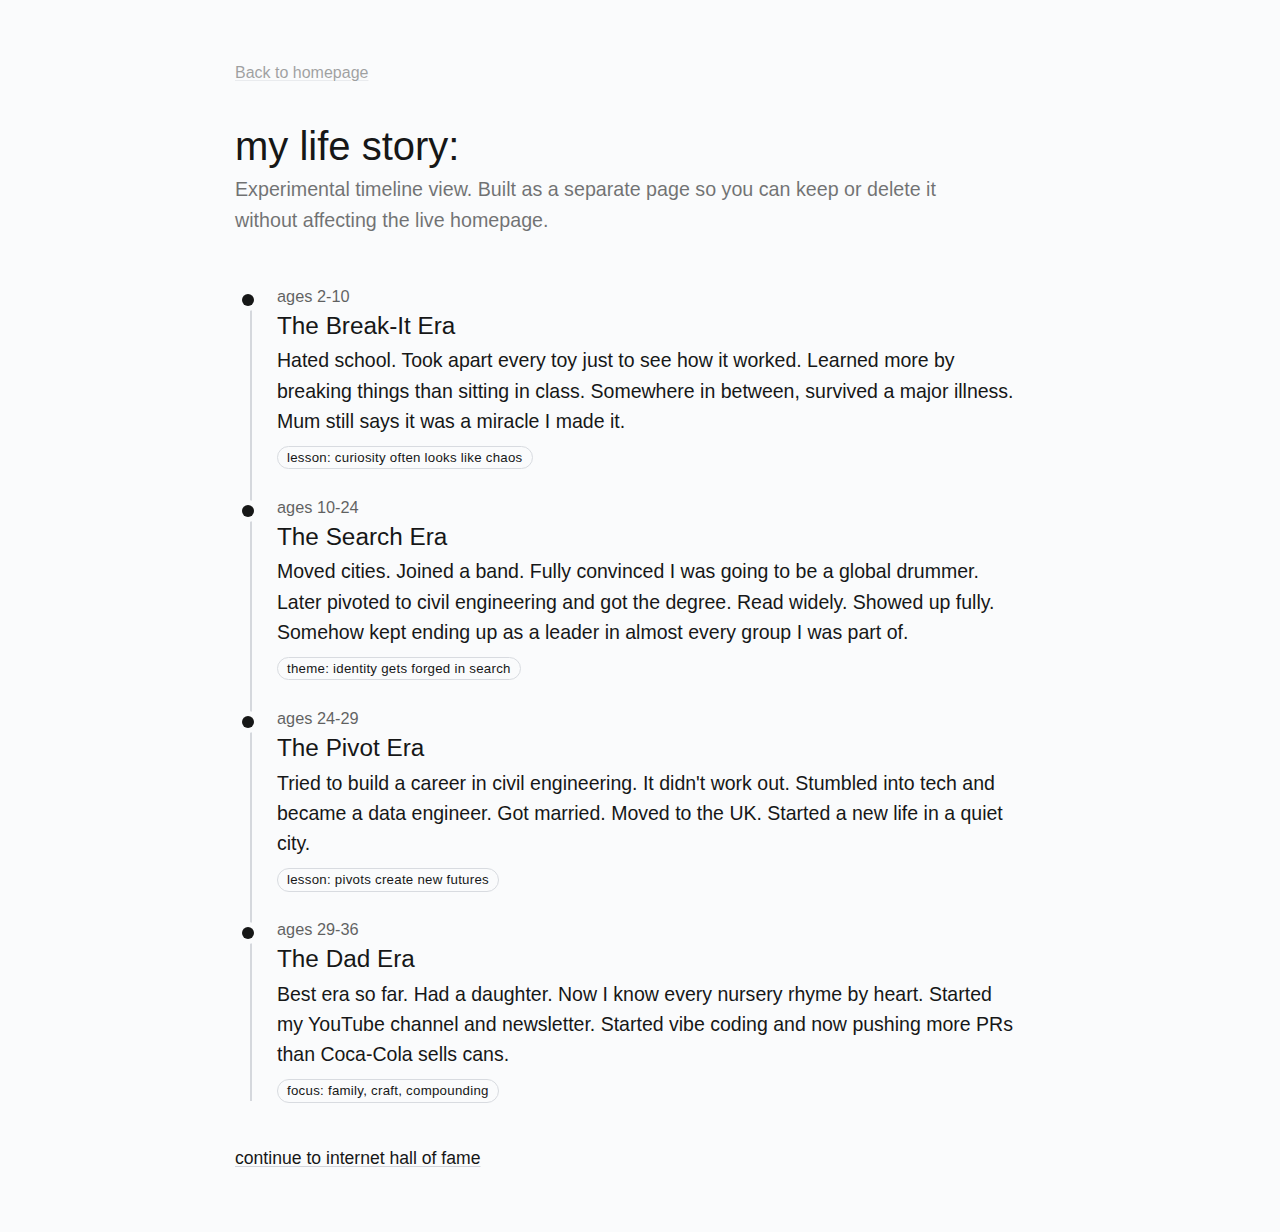
<file: life-story-timeline.html>
<!doctype html>
<html lang="en">
  <head>
    <meta charset="utf-8" />
    <meta name="viewport" content="width=device-width, initial-scale=1" />
    <title>David Ezekiel - Life Story Timeline</title>
    <meta
      name="description"
      content="Experimental timeline layout for the my life story section."
    />
    <link rel="stylesheet" href="styles.css" />
    <style>
      .page-wrapp {
        background-color: #fafbfc;
      }

      .timeline-page {
        width: 900px;
        max-width: 94%;
      }

      .timeline-intro {
        max-width: 740px;
      }

      .timeline-wrap {
        position: relative;
        margin-top: 10px;
        padding-left: 42px;
      }

      .timeline-wrap::before {
        content: "";
        position: absolute;
        left: 15px;
        top: 4px;
        bottom: 4px;
        width: 2px;
        background: #d5d8dd;
      }

      .timeline-item {
        position: relative;
        margin-bottom: 26px;
        padding-bottom: 2px;
      }

      .timeline-item:last-child {
        margin-bottom: 0;
      }

      .timeline-dot {
        position: absolute;
        left: -35px;
        top: 7px;
        width: 12px;
        height: 12px;
        border-radius: 999px;
        background: #161717;
        box-shadow: 0 0 0 5px #fafbfc;
      }

      .timeline-age {
        opacity: 0.68;
        margin-bottom: 5px;
        font-family: Minion Pro, sans-serif;
        font-size: 1.02rem;
        line-height: 1.2em;
      }

      .timeline-title {
        margin-bottom: 5px;
        font-family: Minion Pro, sans-serif;
        font-size: 1.52rem;
        font-weight: 500;
        line-height: 1.2em;
      }

      .timeline-copy {
        max-width: 740px;
        font-family: Minion Pro, sans-serif;
        font-size: 1.22rem;
        line-height: 1.55em;
      }

      .timeline-highlight {
        font-style: italic;
      }

      .timeline-tag {
        display: inline-flex;
        margin-top: 10px;
        padding: 4px 9px;
        border-radius: 999px;
        border: 1px solid #d8dbe0;
        font-family: Ppneuemontreal, sans-serif;
        font-size: 0.83rem;
        letter-spacing: 0.02em;
        line-height: 1em;
      }

      .timeline-link {
        width: fit-content;
        text-decoration-color: #d7d9de;
      }

      .timeline-link:hover {
        text-decoration-color: #ffa568;
      }

      @media screen and (max-width: 767px) {
        .timeline-wrap {
          padding-left: 32px;
        }

        .timeline-wrap::before {
          left: 12px;
        }

        .timeline-dot {
          left: -24px;
          width: 10px;
          height: 10px;
        }

        .timeline-title {
          font-size: 1.32rem;
        }

        .timeline-copy {
          font-size: 1.08rem;
        }
      }
    </style>
  </head>
  <body>
    <div class="page-wrapp min-height">
      <div class="page-contain less timeline-page">
        <div class="content-block">
          <a href="index.html" class="content-link back">Back to homepage</a>
        </div>

        <div class="content-block timeline-intro">
          <h1 class="page-heading">my life story:</h1>
          <div class="page-subheading">
            Experimental timeline view. Built as a separate page so you can keep or delete it
            without affecting the live homepage.
          </div>
        </div>

        <div class="content-block">
          <div class="timeline-wrap">
            <article class="timeline-item">
              <div class="timeline-dot"></div>
              <div class="timeline-age">ages 2-10</div>
              <div class="timeline-title">The Break-It Era</div>
              <div class="timeline-copy">
                Hated school. Took apart every toy just to see how it worked. Learned more by
                breaking things than sitting in class. Somewhere in between, survived a major
                illness. Mum still says it was a miracle I made it.
              </div>
              <div class="timeline-tag">lesson: curiosity often looks like chaos</div>
            </article>

            <article class="timeline-item">
              <div class="timeline-dot"></div>
              <div class="timeline-age">ages 10-24</div>
              <div class="timeline-title">The Search Era</div>
              <div class="timeline-copy">
                Moved cities. Joined a band. Fully convinced I was going to be a global drummer.
                Later pivoted to civil engineering and got the degree. Read widely. Showed up
                fully. Somehow kept ending up as a leader in almost every group I was part of.
              </div>
              <div class="timeline-tag">theme: identity gets forged in search</div>
            </article>

            <article class="timeline-item">
              <div class="timeline-dot"></div>
              <div class="timeline-age">ages 24-29</div>
              <div class="timeline-title">The Pivot Era</div>
              <div class="timeline-copy">
                Tried to build a career in civil engineering. It didn't work out. Stumbled into
                tech and became a data engineer. Got married. Moved to the UK. Started a new life
                in a quiet city.
              </div>
              <div class="timeline-tag">lesson: pivots create new futures</div>
            </article>

            <article class="timeline-item">
              <div class="timeline-dot"></div>
              <div class="timeline-age">ages 29-36</div>
              <div class="timeline-title">The Dad Era</div>
              <div class="timeline-copy">
                Best era so far. Had a daughter. Now I know every nursery rhyme by heart.
                Started my YouTube channel and newsletter. Started vibe coding and now pushing
                more PRs than Coca-Cola sells cans.
              </div>
              <div class="timeline-tag">focus: family, craft, compounding</div>
            </article>
          </div>
        </div>

        <div class="content-block">
          <a href="index.html#hall-of-fame" class="content-link timeline-link">
            continue to internet hall of fame
          </a>
        </div>
      </div>
    </div>
      <script src="script.js?v=8"></script>
  </body>
</html>
</file>
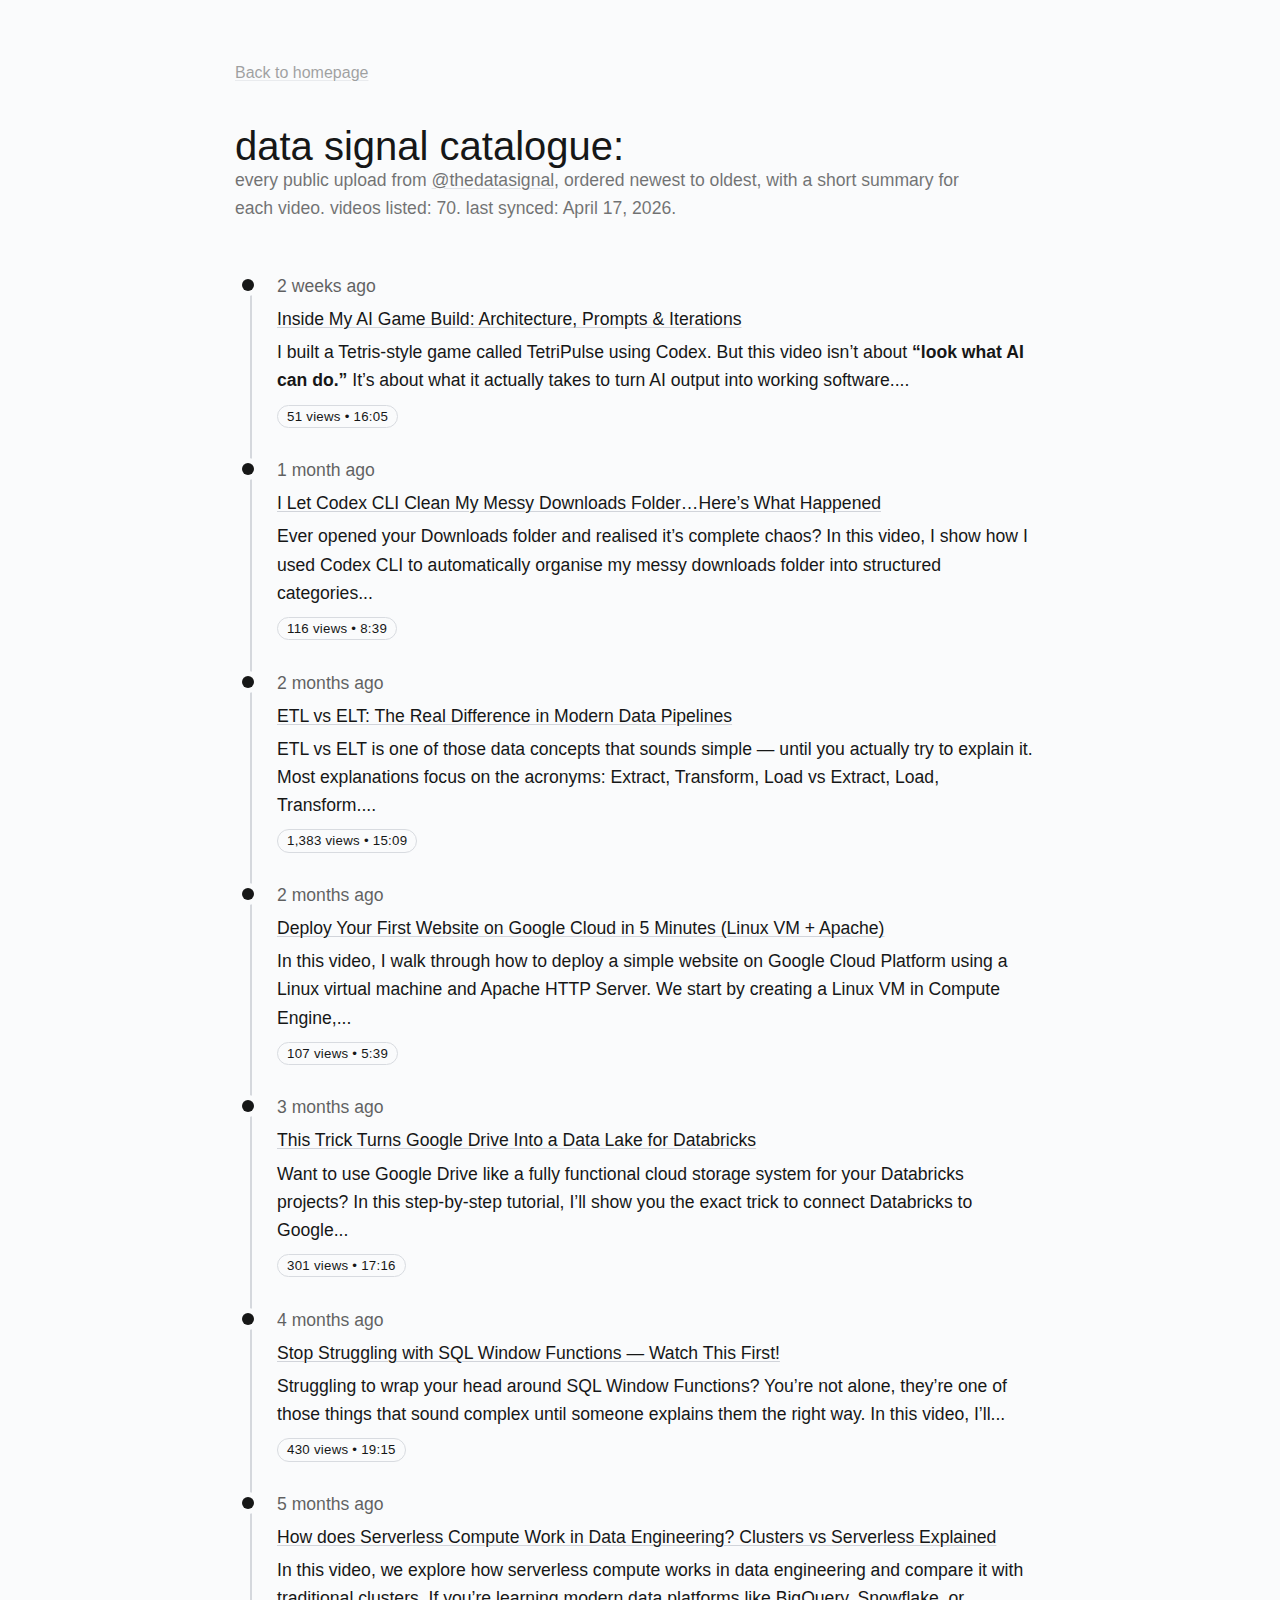
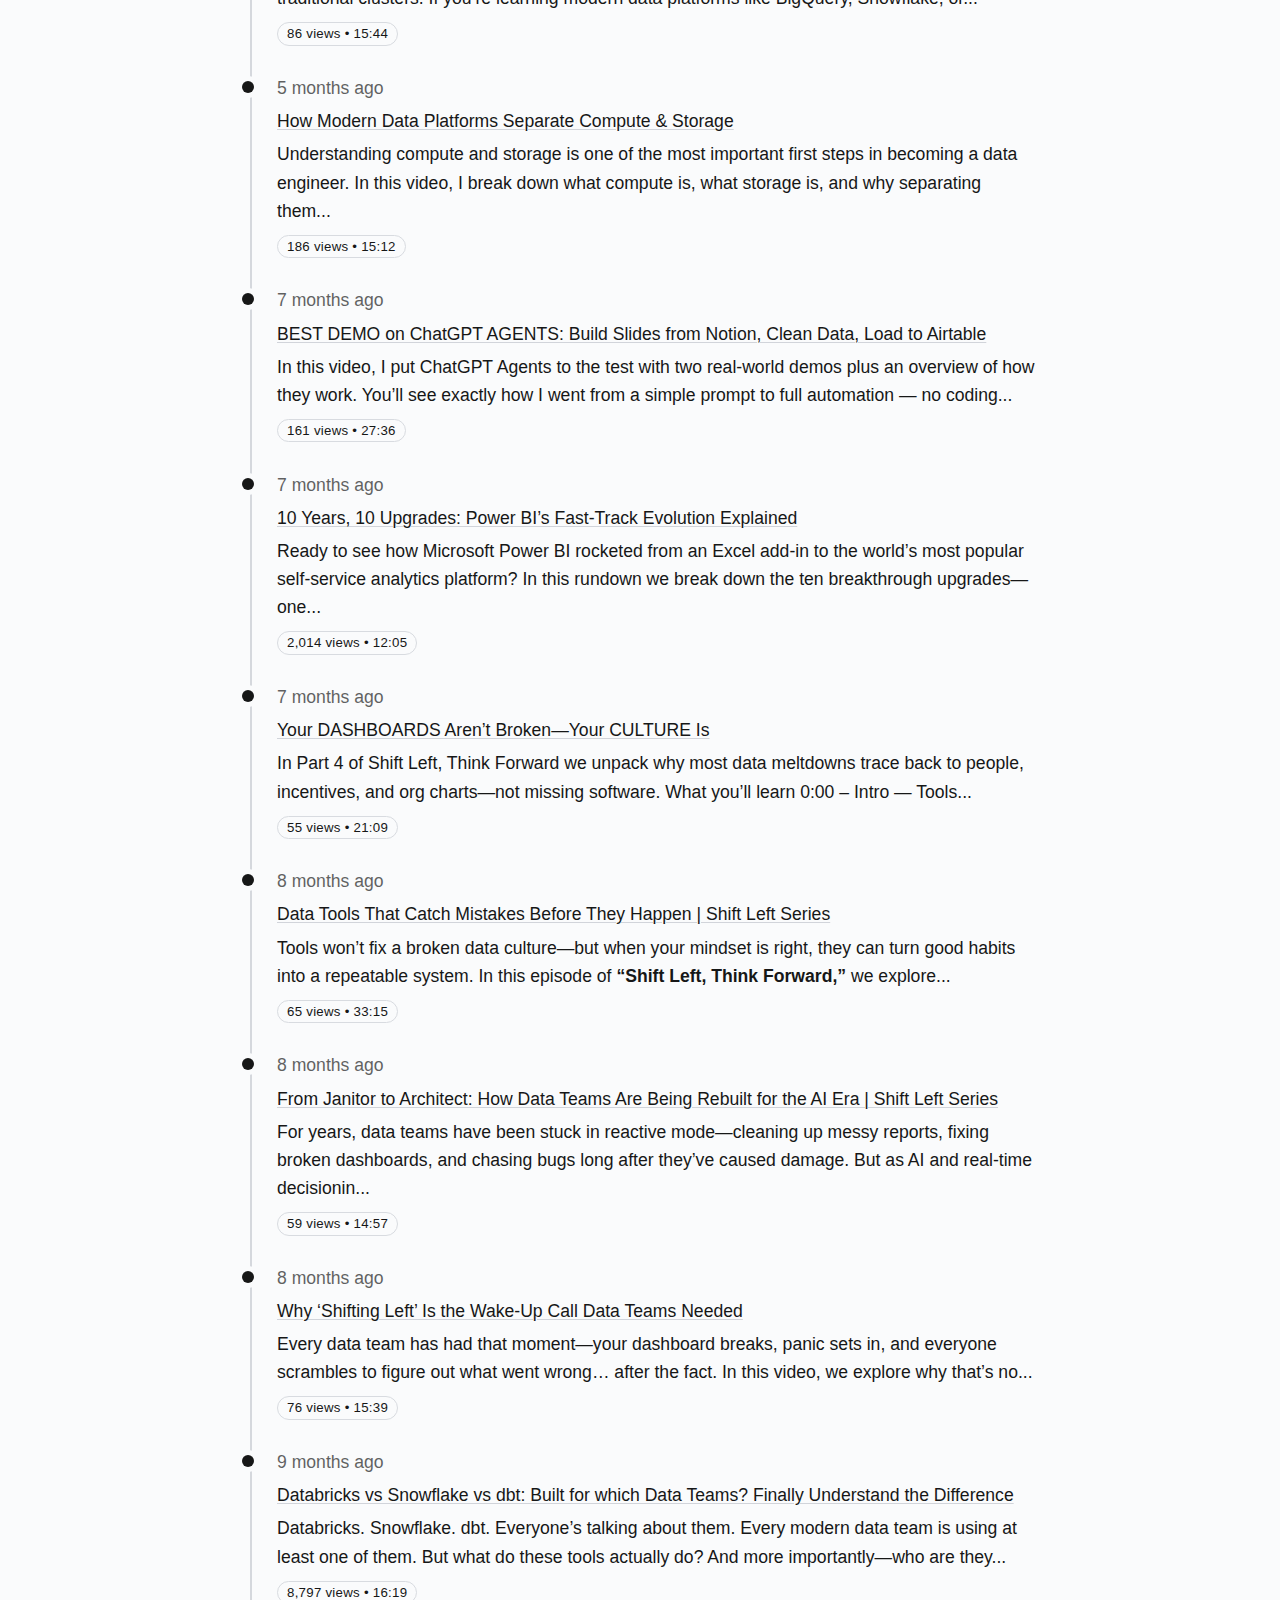
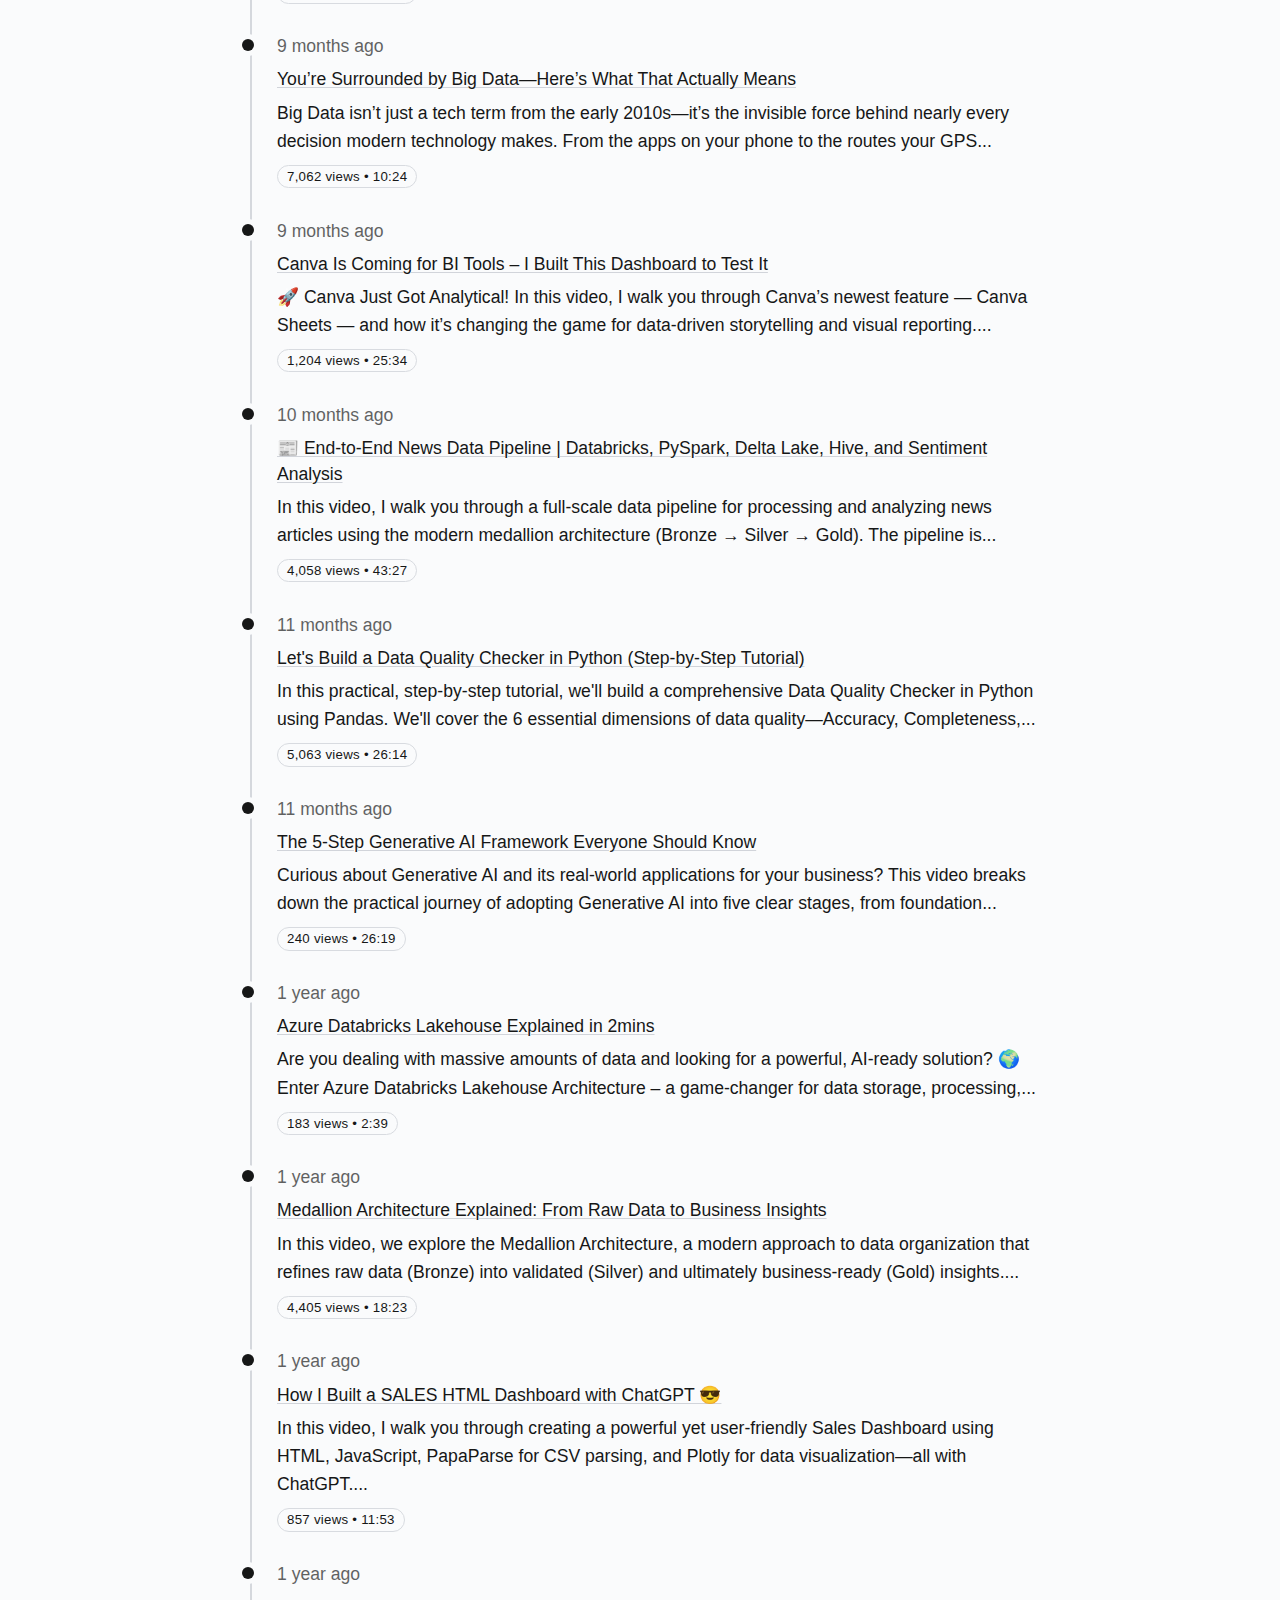
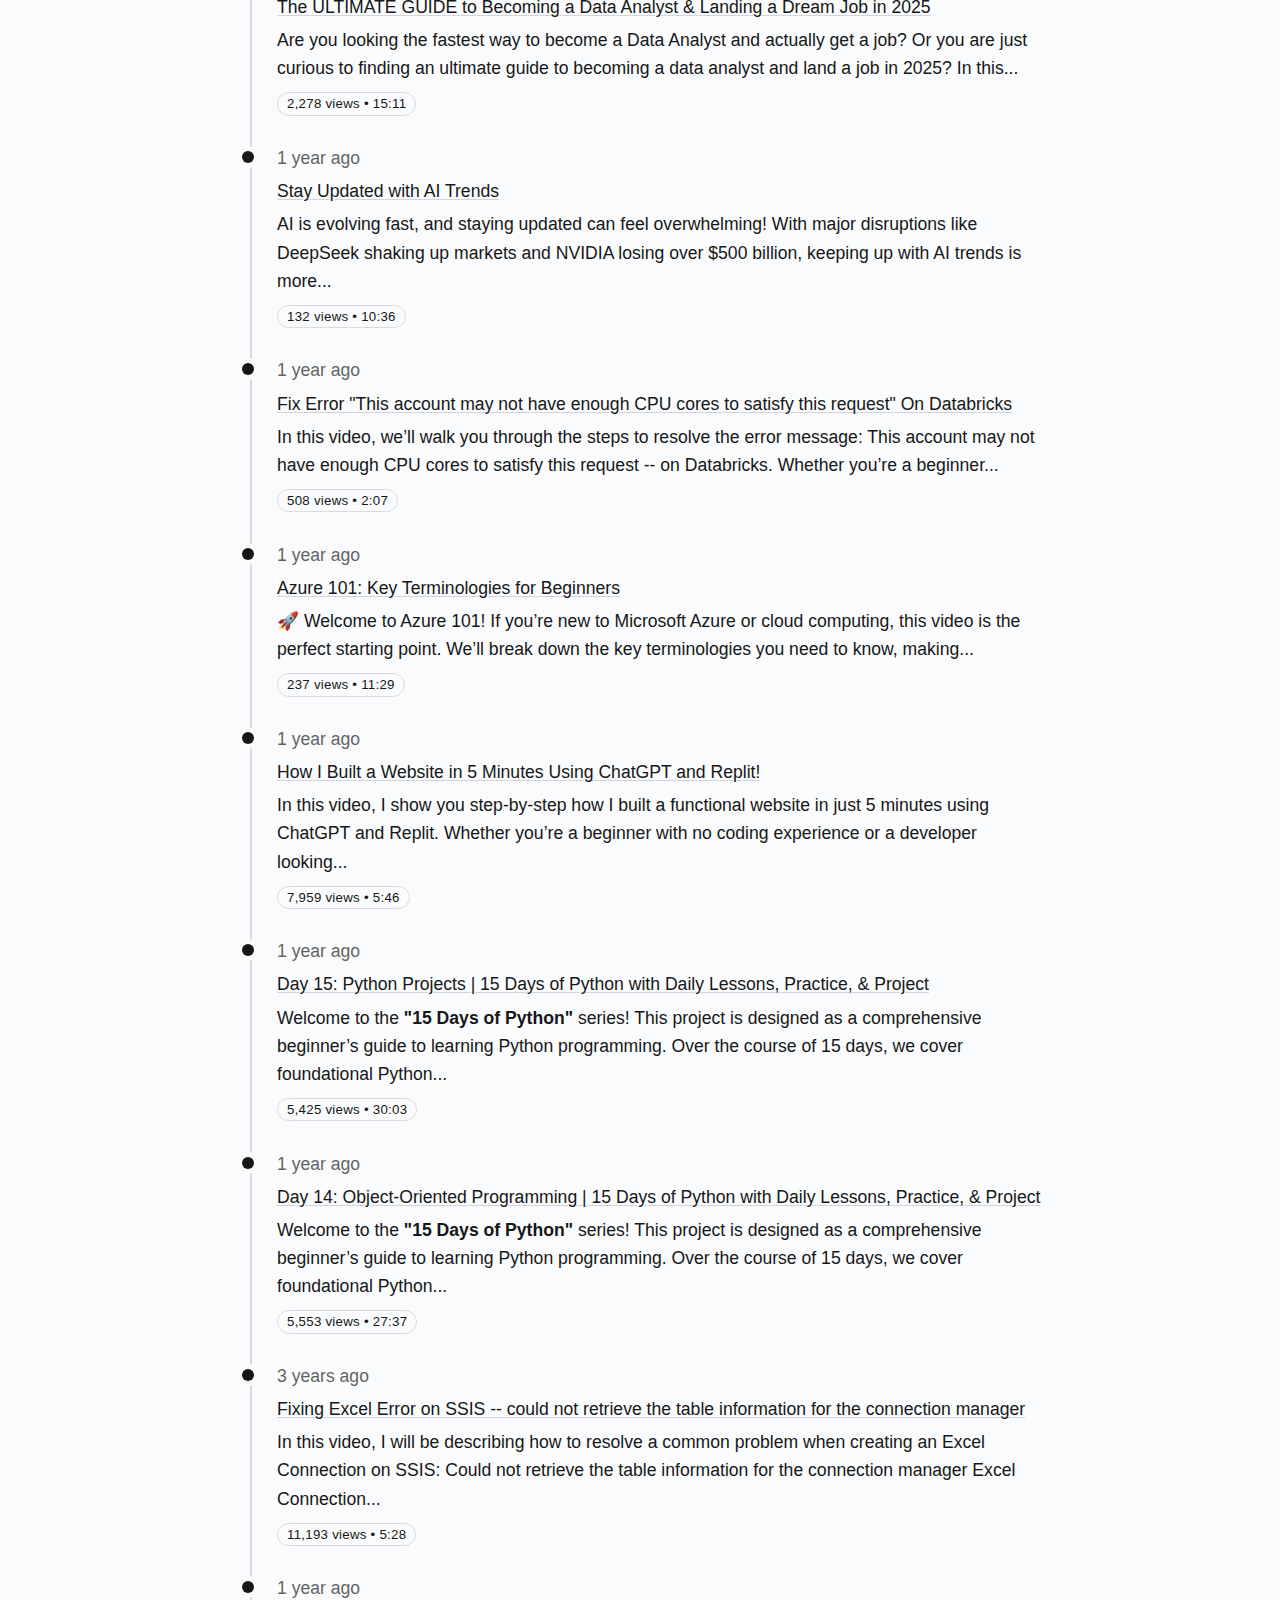
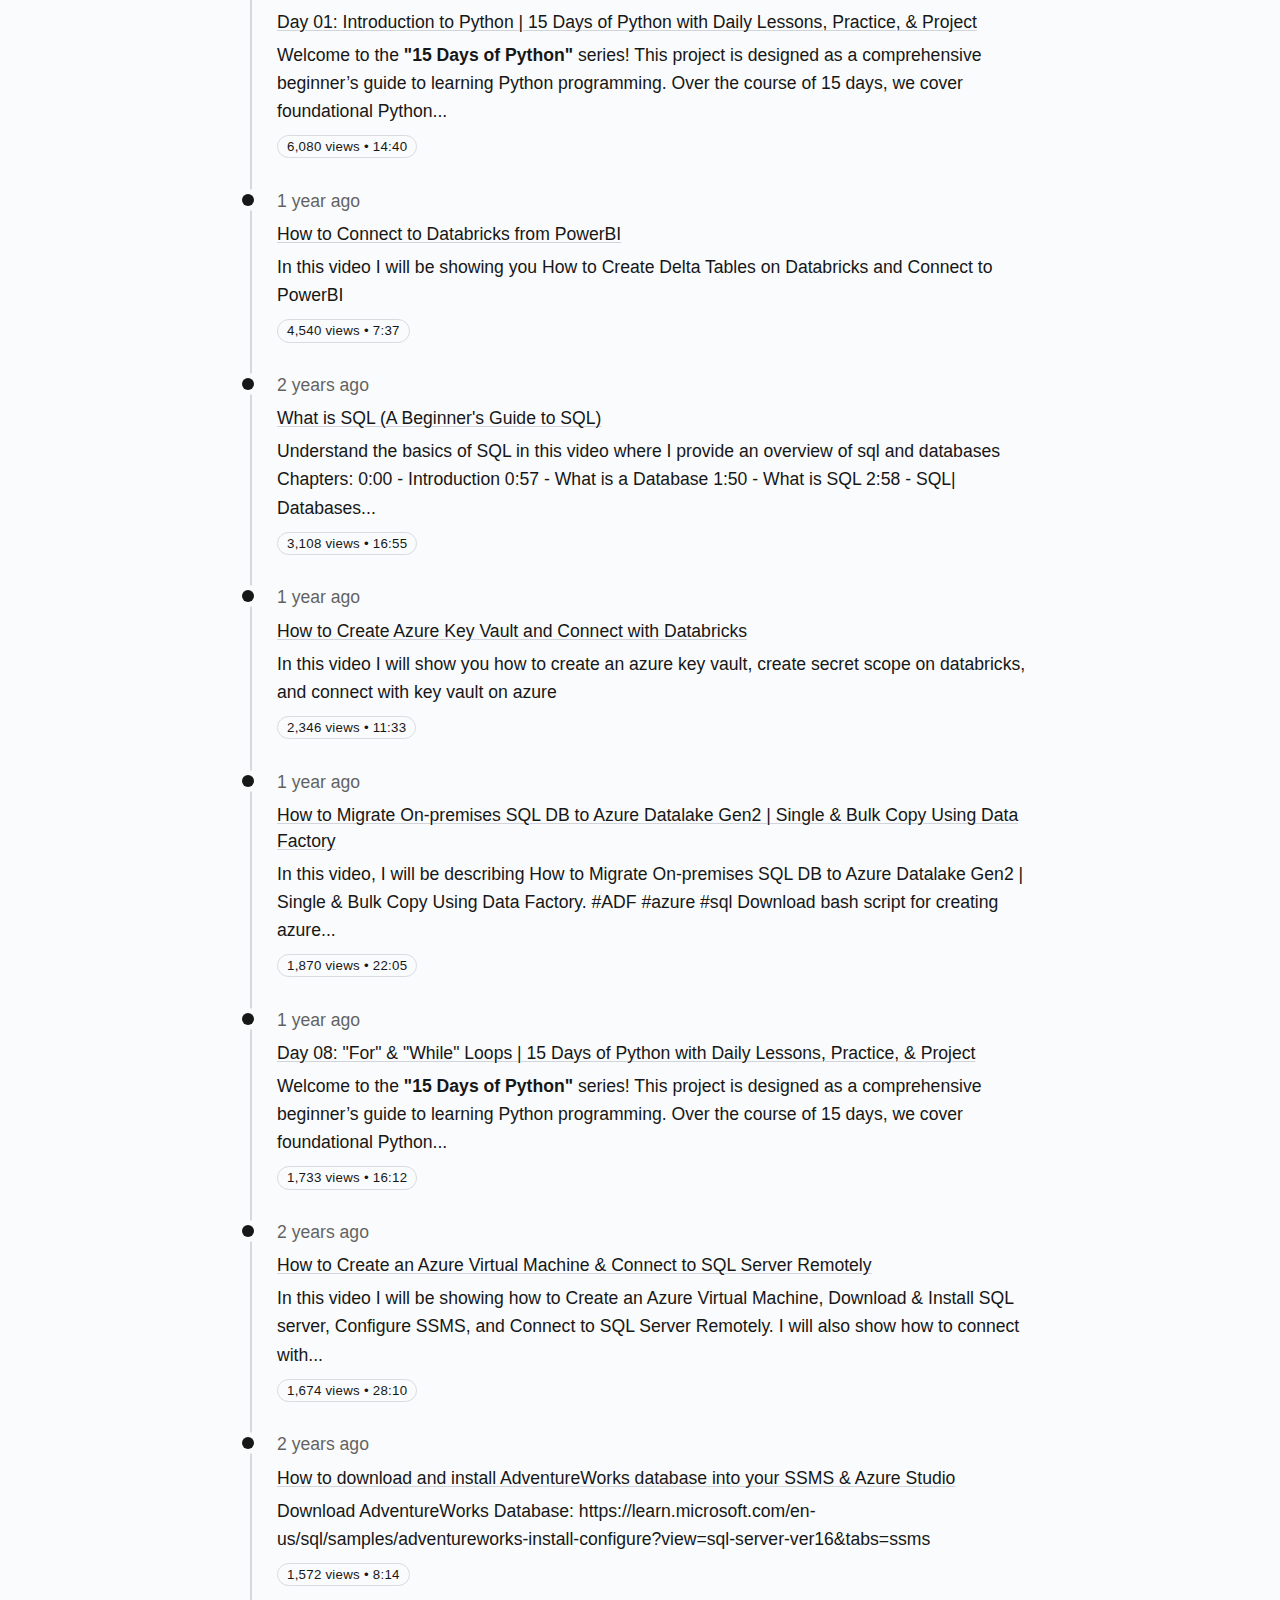
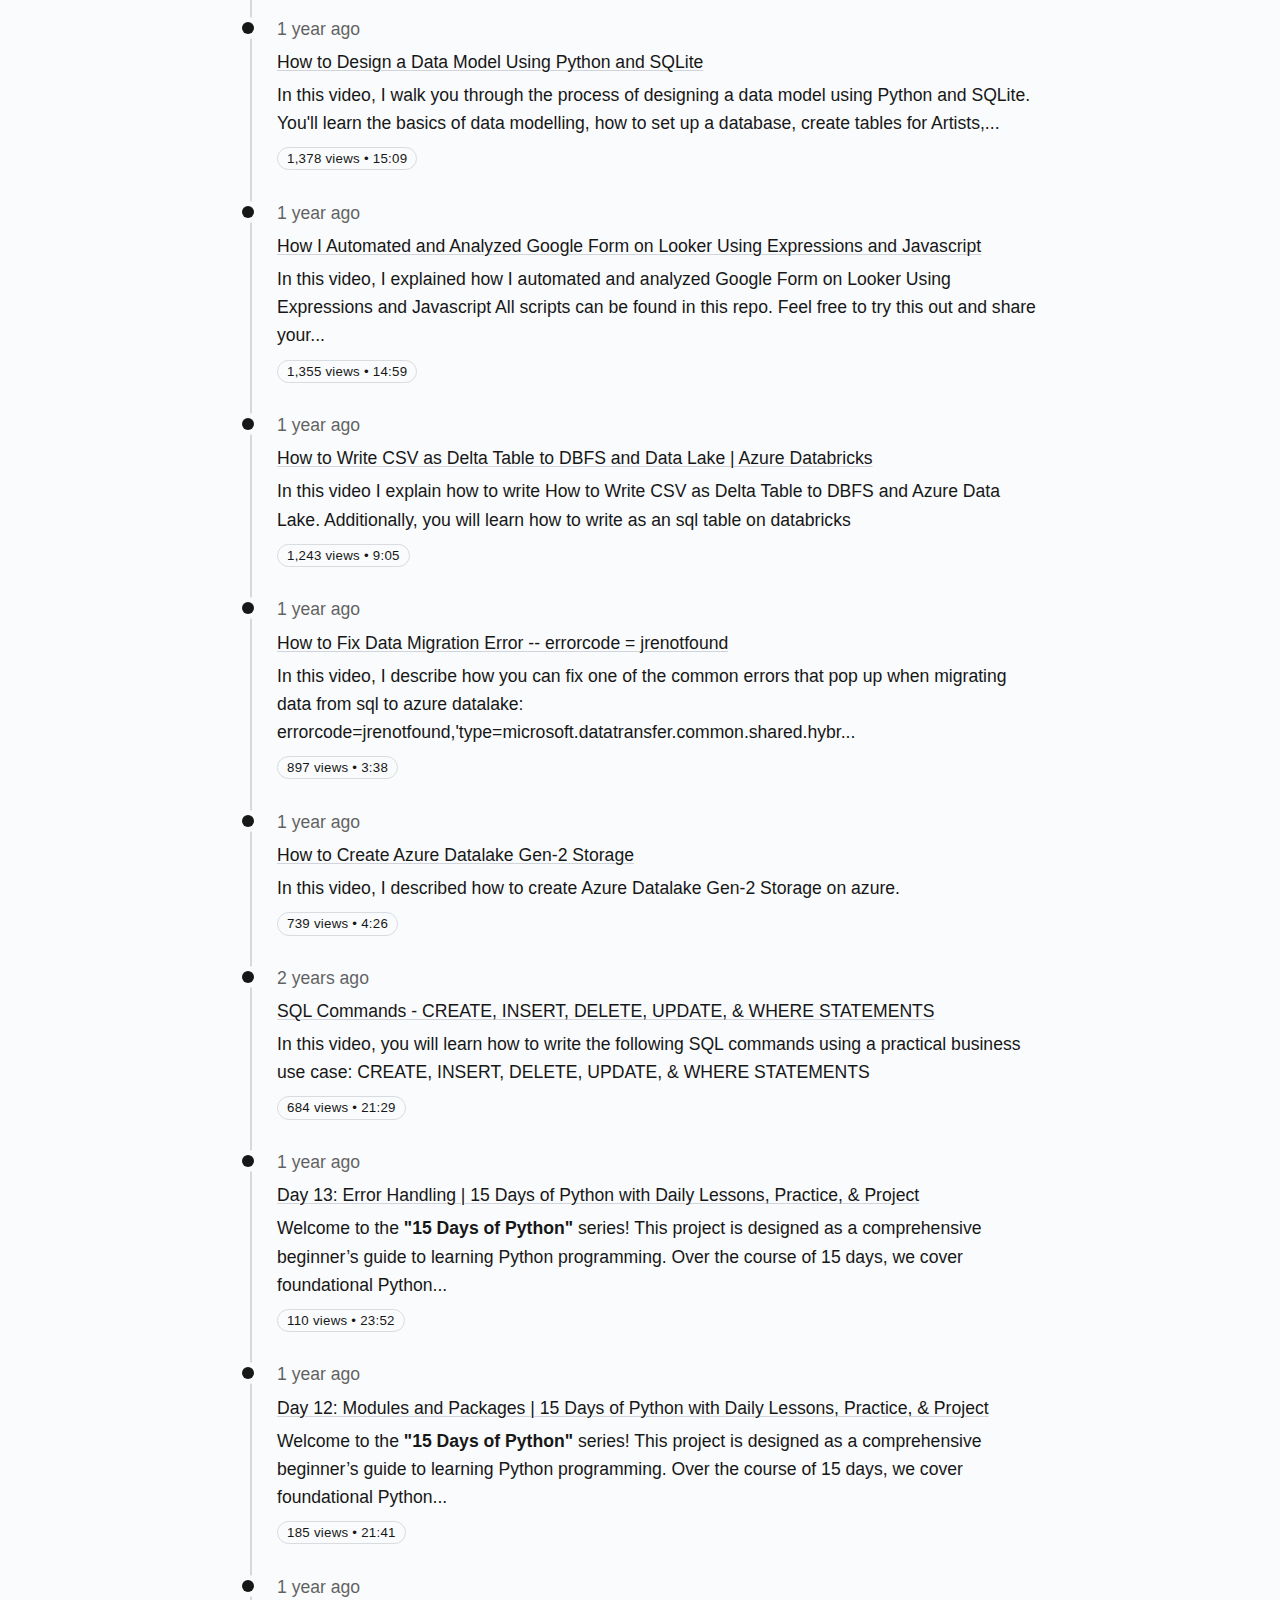
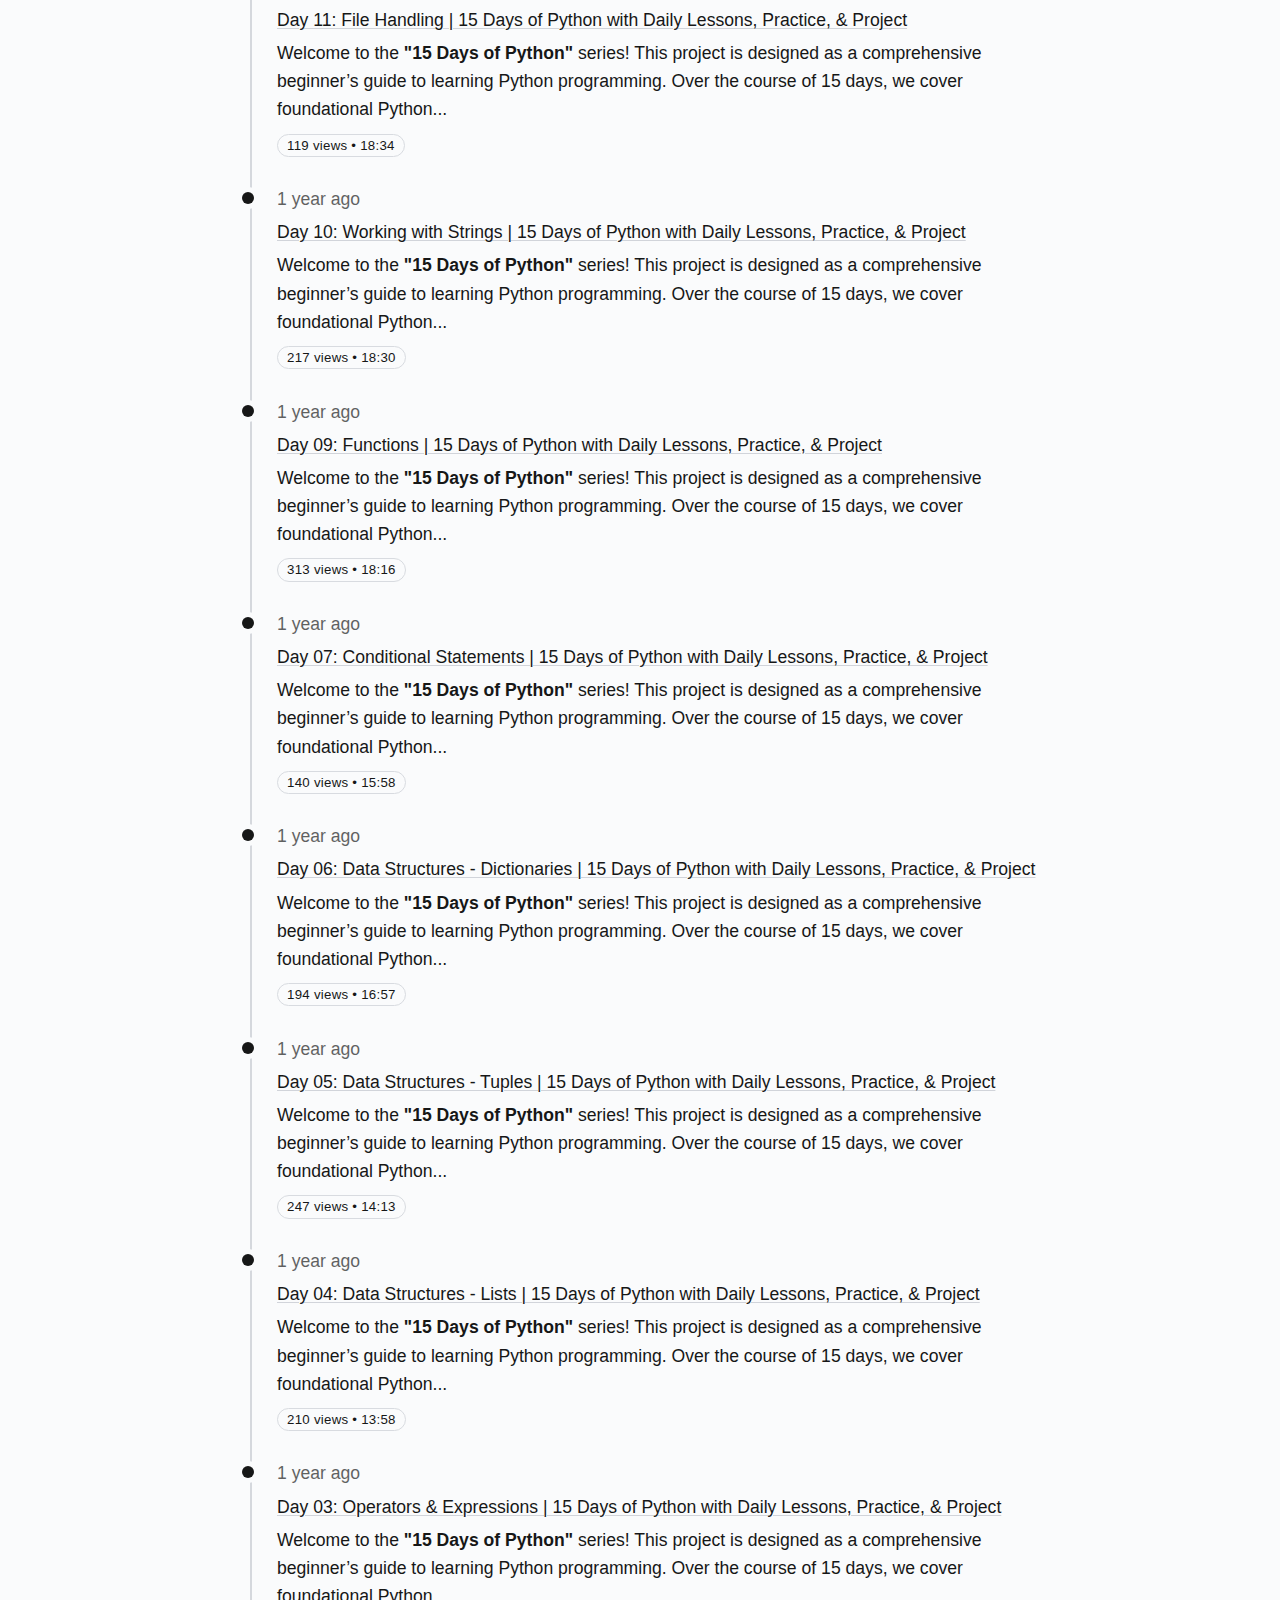
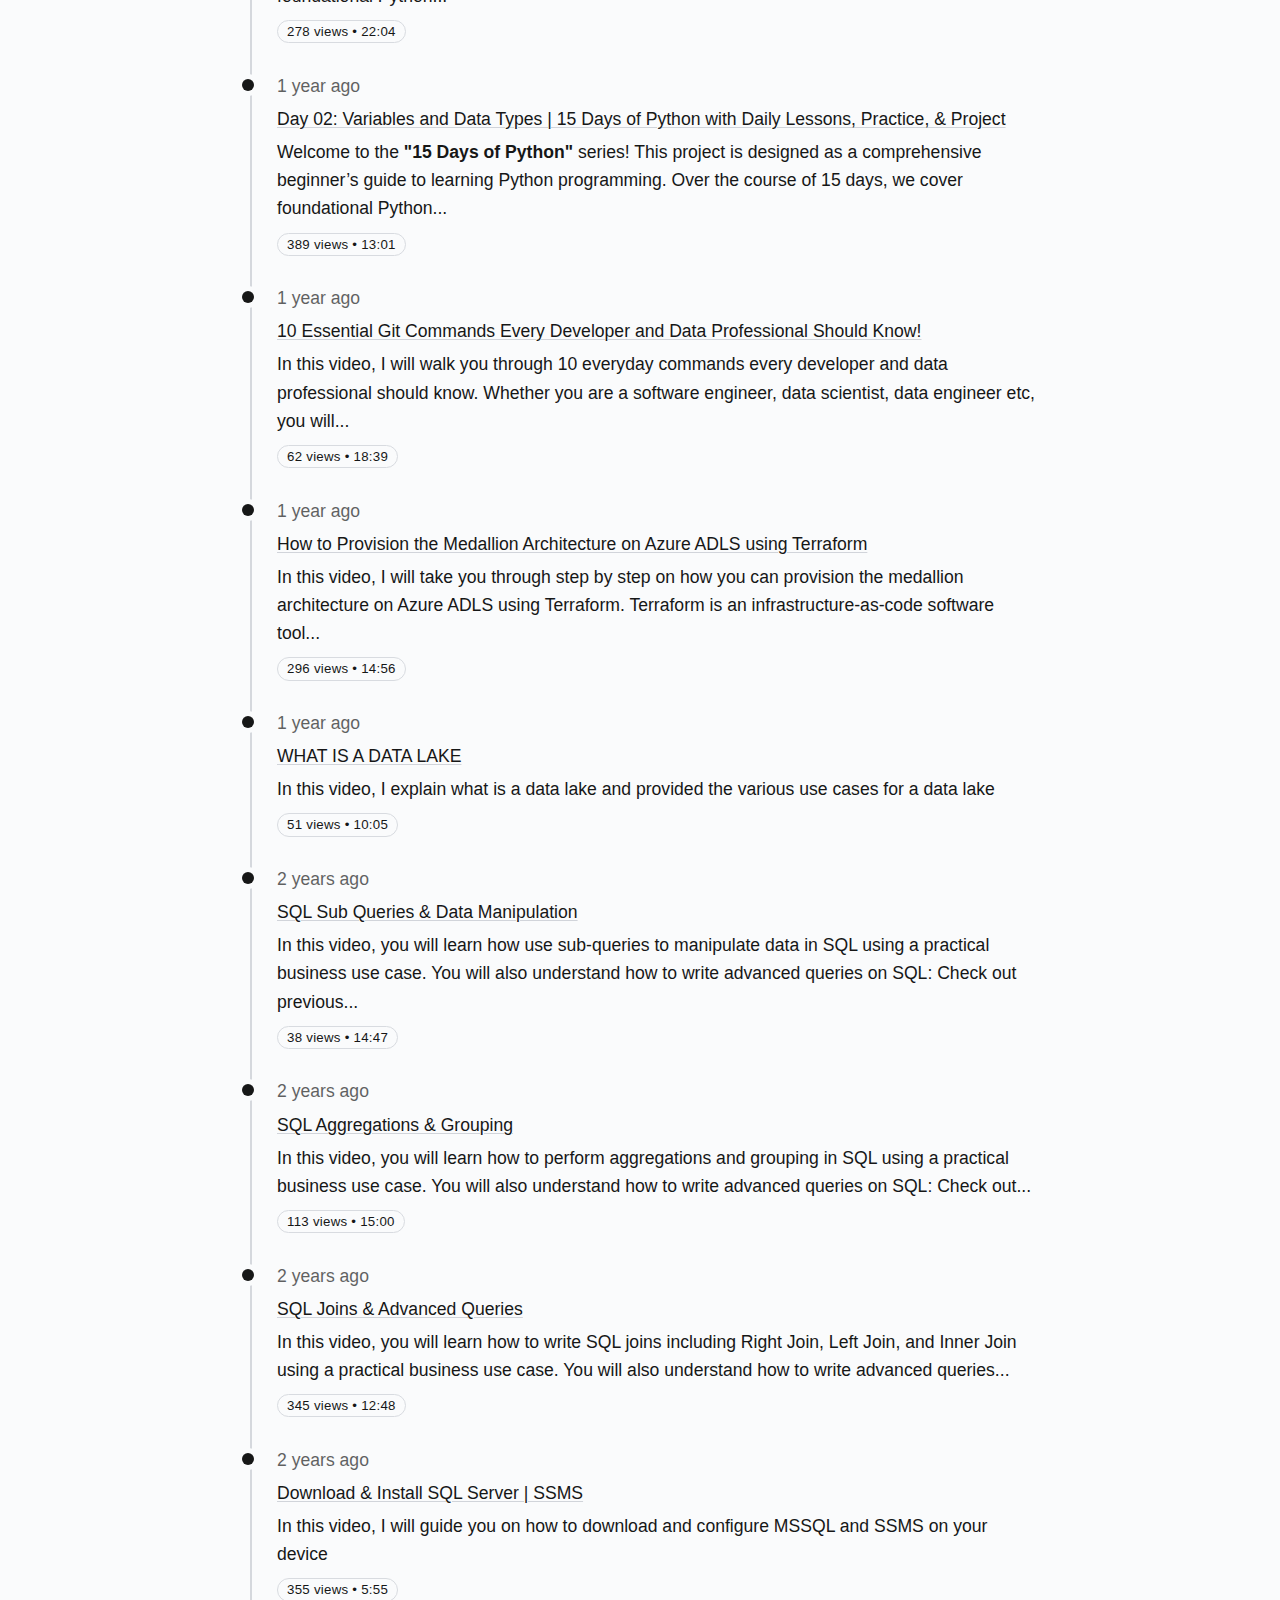
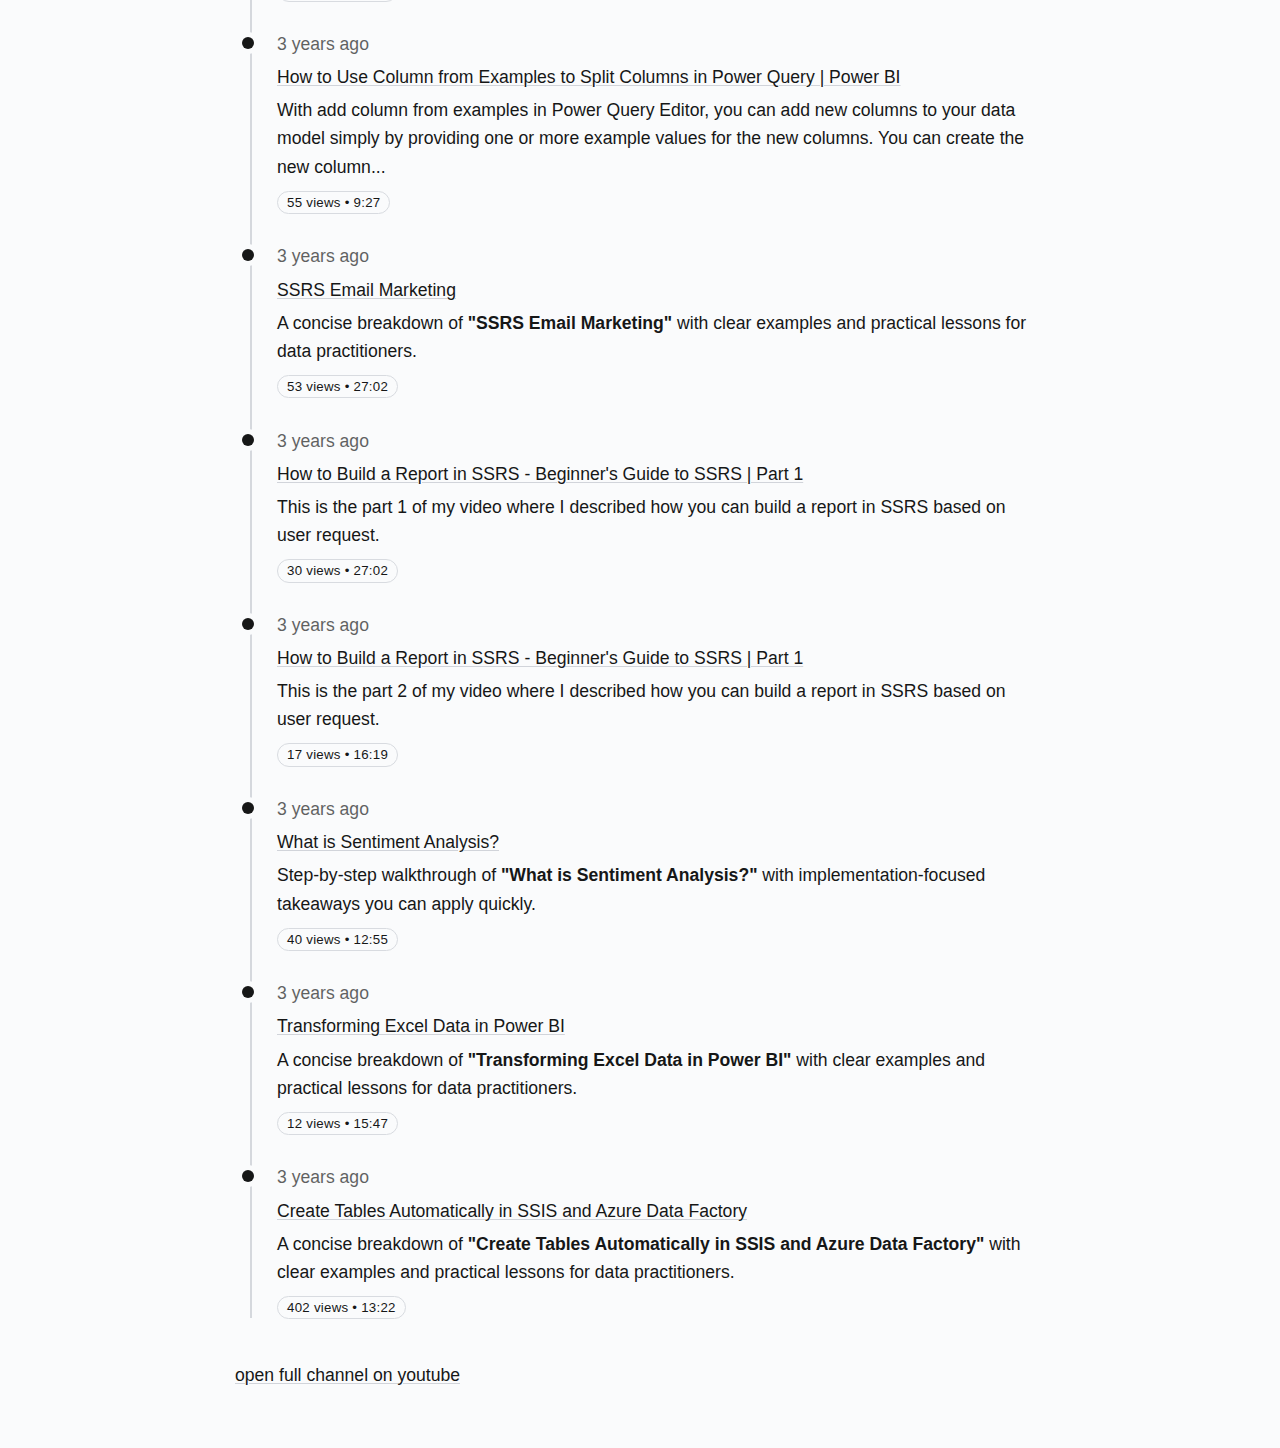
<file: youtube-cv-timeline.html>
<!doctype html>
<html lang="en">
  <head>
    <meta charset="utf-8" />
    <meta name="viewport" content="width=device-width, initial-scale=1" />
    <title>David Ezekiel - YouTube Catalogue</title>
    <meta
      name="description"
      content="Timeline view of The Data Signal uploads."
    />
    <link rel="stylesheet" href="styles.css" />
    <style>
      :root {
        --essay-title-size: 2.5rem;
        --essay-title-lh: 1em;
        --essay-body-size: 1.1rem;
        --essay-body-lh: 1.6em;
      }

      .page-wrapp {
        background-color: #fafbfc;
      }

      .timeline-page {
        width: 900px;
        max-width: 94%;
      }

      .timeline-intro {
        max-width: 760px;
      }

      .timeline-wrap {
        position: relative;
        margin-top: 10px;
        padding-left: 42px;
      }

      .timeline-wrap::before {
        content: "";
        position: absolute;
        left: 15px;
        top: 4px;
        bottom: 4px;
        width: 2px;
        background: #d5d8dd;
      }

      .timeline-item {
        position: relative;
        margin-bottom: 26px;
        padding-bottom: 2px;
      }

      .timeline-item:last-child {
        margin-bottom: 0;
      }

      .timeline-dot {
        position: absolute;
        left: -35px;
        top: 7px;
        width: 12px;
        height: 12px;
        border-radius: 999px;
        background: #161717;
        box-shadow: 0 0 0 5px #fafbfc;
      }

      .timeline-age {
        opacity: 0.68;
        margin-bottom: 5px;
        font-family: Minion Pro, sans-serif;
        font-size: var(--essay-body-size);
        line-height: var(--essay-body-lh);
      }

      .timeline-title {
        margin-bottom: 5px;
        font-family: Minion Pro, sans-serif;
        font-size: var(--essay-body-size);
        font-weight: 500;
        line-height: var(--essay-body-lh);
      }

      .timeline-copy {
        max-width: 760px;
        font-family: Minion Pro, sans-serif;
        font-size: var(--essay-body-size);
        line-height: var(--essay-body-lh);
      }

      .timeline-tag {
        display: inline-flex;
        margin-top: 10px;
        padding: 4px 9px;
        border-radius: 999px;
        border: 1px solid #d8dbe0;
        font-family: Ppneuemontreal, sans-serif;
        font-size: 0.83rem;
        letter-spacing: 0.02em;
        line-height: 1em;
      }

      .timeline-link {
        width: fit-content;
        text-decoration-color: #d7d9de;
      }

      .timeline-link:hover {
        text-decoration-color: #ffa568;
      }

      .timeline-intro .page-heading {
        letter-spacing: 0;
        text-transform: none;
        margin-bottom: 0;
        font-size: var(--essay-title-size);
        font-weight: 500;
        line-height: var(--essay-title-lh);
      }

      .timeline-intro .page-subheading {
        font-size: var(--essay-body-size);
        line-height: var(--essay-body-lh);
      }

      @media screen and (max-width: 991px) {
        :root {
          --essay-title-size: 2.1rem;
          --essay-body-size: 1.05rem;
          --essay-body-lh: 1.6em;
        }
      }

      @media screen and (max-width: 767px) {
        :root {
          --essay-title-size: 1.7rem;
          --essay-title-lh: 1.15em;
          --essay-body-size: 1rem;
          --essay-body-lh: 1.58em;
        }

        .timeline-wrap {
          padding-left: 32px;
        }

        .timeline-wrap::before {
          left: 12px;
        }

        .timeline-dot {
          left: -24px;
          width: 10px;
          height: 10px;
        }
      }
    </style>
  </head>
  <body>
    <div class="page-wrapp min-height">
      <div class="page-contain less timeline-page">
        <div class="content-block">
          <a href="index.html" class="content-link back">Back to homepage</a>
        </div>

        <div class="content-block timeline-intro">
          <h1 class="page-heading">data signal catalogue:</h1>
          <div class="page-subheading">
            every public upload from
            <a href="https://www.youtube.com/@thedatasignal" class="content-link" target="_blank" rel="noopener noreferrer">@thedatasignal</a>,
            ordered newest to oldest, with a short summary for each video. videos listed: 70. last synced: April 17, 2026.
          </div>
        </div>

        <div class="content-block">
          <div class="timeline-wrap">
            <article class="timeline-item">
              <div class="timeline-dot"></div>
              <div class="timeline-age">2 weeks ago</div>
              <div class="timeline-title"><a href="https://www.youtube.com/watch?v=cE5fYnZPD6Y" class="content-link" target="_blank" rel="noopener noreferrer">Inside My AI Game Build: Architecture, Prompts &amp; Iterations</a></div>
              <div class="timeline-copy">
                I built a Tetris-style game called TetriPulse using Codex. But this video isn’t about “look what AI can do.” It’s about what it actually takes to turn AI output into working software....
              </div>
              <div class="timeline-tag">51 views • 16:05</div>
            </article>

            <article class="timeline-item">
              <div class="timeline-dot"></div>
              <div class="timeline-age">1 month ago</div>
              <div class="timeline-title"><a href="https://www.youtube.com/watch?v=hs1Rt1qFo_s" class="content-link" target="_blank" rel="noopener noreferrer">I Let Codex CLI Clean My Messy Downloads Folder…Here’s What Happened</a></div>
              <div class="timeline-copy">
                Ever opened your Downloads folder and realised it’s complete chaos? In this video, I show how I used Codex CLI to automatically organise my messy downloads folder into structured categories...
              </div>
              <div class="timeline-tag">116 views • 8:39</div>
            </article>

            <article class="timeline-item">
              <div class="timeline-dot"></div>
              <div class="timeline-age">2 months ago</div>
              <div class="timeline-title"><a href="https://www.youtube.com/watch?v=FlLwo99Q568" class="content-link" target="_blank" rel="noopener noreferrer">ETL vs ELT: The Real Difference in Modern Data Pipelines</a></div>
              <div class="timeline-copy">
                ETL vs ELT is one of those data concepts that sounds simple — until you actually try to explain it. Most explanations focus on the acronyms: Extract, Transform, Load vs Extract, Load, Transform....
              </div>
              <div class="timeline-tag">1,383 views • 15:09</div>
            </article>

            <article class="timeline-item">
              <div class="timeline-dot"></div>
              <div class="timeline-age">2 months ago</div>
              <div class="timeline-title"><a href="https://www.youtube.com/watch?v=grD8Y-ezsSU" class="content-link" target="_blank" rel="noopener noreferrer">Deploy Your First Website on Google Cloud in 5 Minutes (Linux VM + Apache)</a></div>
              <div class="timeline-copy">
                In this video, I walk through how to deploy a simple website on Google Cloud Platform using a Linux virtual machine and Apache HTTP Server. We start by creating a Linux VM in Compute Engine,...
              </div>
              <div class="timeline-tag">107 views • 5:39</div>
            </article>

            <article class="timeline-item">
              <div class="timeline-dot"></div>
              <div class="timeline-age">3 months ago</div>
              <div class="timeline-title"><a href="https://www.youtube.com/watch?v=5cu2XnUFrkk" class="content-link" target="_blank" rel="noopener noreferrer">This Trick Turns Google Drive Into a Data Lake for Databricks</a></div>
              <div class="timeline-copy">
                Want to use Google Drive like a fully functional cloud storage system for your Databricks projects? In this step-by-step tutorial, I’ll show you the exact trick to connect Databricks to Google...
              </div>
              <div class="timeline-tag">301 views • 17:16</div>
            </article>

            <article class="timeline-item">
              <div class="timeline-dot"></div>
              <div class="timeline-age">4 months ago</div>
              <div class="timeline-title"><a href="https://www.youtube.com/watch?v=H6aaIj9rpHE" class="content-link" target="_blank" rel="noopener noreferrer">Stop Struggling with SQL Window Functions — Watch This First!</a></div>
              <div class="timeline-copy">
                Struggling to wrap your head around SQL Window Functions? You’re not alone, they’re one of those things that sound complex until someone explains them the right way. In this video, I’ll...
              </div>
              <div class="timeline-tag">430 views • 19:15</div>
            </article>

            <article class="timeline-item">
              <div class="timeline-dot"></div>
              <div class="timeline-age">5 months ago</div>
              <div class="timeline-title"><a href="https://www.youtube.com/watch?v=8rRsojBZbsU" class="content-link" target="_blank" rel="noopener noreferrer">How does Serverless Compute Work in Data Engineering? Clusters vs Serverless Explained</a></div>
              <div class="timeline-copy">
                In this video, we explore how serverless compute works in data engineering and compare it with traditional clusters. If you’re learning modern data platforms like BigQuery, Snowflake, or...
              </div>
              <div class="timeline-tag">86 views • 15:44</div>
            </article>

            <article class="timeline-item">
              <div class="timeline-dot"></div>
              <div class="timeline-age">5 months ago</div>
              <div class="timeline-title"><a href="https://www.youtube.com/watch?v=l7BJN-H199k" class="content-link" target="_blank" rel="noopener noreferrer">How Modern Data Platforms Separate Compute &amp; Storage</a></div>
              <div class="timeline-copy">
                Understanding compute and storage is one of the most important first steps in becoming a data engineer. In this video, I break down what compute is, what storage is, and why separating them...
              </div>
              <div class="timeline-tag">186 views • 15:12</div>
            </article>

            <article class="timeline-item">
              <div class="timeline-dot"></div>
              <div class="timeline-age">7 months ago</div>
              <div class="timeline-title"><a href="https://www.youtube.com/watch?v=ANWstzFJ6Ak" class="content-link" target="_blank" rel="noopener noreferrer">BEST DEMO on ChatGPT AGENTS: Build Slides from Notion, Clean Data, Load to Airtable</a></div>
              <div class="timeline-copy">
                In this video, I put ChatGPT Agents to the test with two real-world demos plus an overview of how they work. You’ll see exactly how I went from a simple prompt to full automation — no coding...
              </div>
              <div class="timeline-tag">161 views • 27:36</div>
            </article>

            <article class="timeline-item">
              <div class="timeline-dot"></div>
              <div class="timeline-age">7 months ago</div>
              <div class="timeline-title"><a href="https://www.youtube.com/watch?v=s26wJrdj1Lg" class="content-link" target="_blank" rel="noopener noreferrer">10 Years, 10 Upgrades: Power BI’s Fast-Track Evolution Explained</a></div>
              <div class="timeline-copy">
                Ready to see how Microsoft Power BI rocketed from an Excel add-in to the world’s most popular self-service analytics platform? In this rundown we break down the ten breakthrough upgrades—one...
              </div>
              <div class="timeline-tag">2,014 views • 12:05</div>
            </article>

            <article class="timeline-item">
              <div class="timeline-dot"></div>
              <div class="timeline-age">7 months ago</div>
              <div class="timeline-title"><a href="https://www.youtube.com/watch?v=GCmuaJX_Hwg" class="content-link" target="_blank" rel="noopener noreferrer">Your DASHBOARDS Aren’t Broken—Your CULTURE Is</a></div>
              <div class="timeline-copy">
                In Part 4 of Shift Left, Think Forward we unpack why most data meltdowns trace back to people, incentives, and org charts—not missing software. What you’ll learn 0:00 – Intro — Tools...
              </div>
              <div class="timeline-tag">55 views • 21:09</div>
            </article>

            <article class="timeline-item">
              <div class="timeline-dot"></div>
              <div class="timeline-age">8 months ago</div>
              <div class="timeline-title"><a href="https://www.youtube.com/watch?v=GPBuRIvQ5ag" class="content-link" target="_blank" rel="noopener noreferrer">Data Tools That Catch Mistakes Before They Happen | Shift Left Series</a></div>
              <div class="timeline-copy">
                Tools won’t fix a broken data culture—but when your mindset is right, they can turn good habits into a repeatable system. In this episode of “Shift Left, Think Forward,” we explore...
              </div>
              <div class="timeline-tag">65 views • 33:15</div>
            </article>

            <article class="timeline-item">
              <div class="timeline-dot"></div>
              <div class="timeline-age">8 months ago</div>
              <div class="timeline-title"><a href="https://www.youtube.com/watch?v=oDG-DnnCTuU" class="content-link" target="_blank" rel="noopener noreferrer">From Janitor to Architect: How Data Teams Are Being Rebuilt for the AI Era | Shift Left Series</a></div>
              <div class="timeline-copy">
                For years, data teams have been stuck in reactive mode—cleaning up messy reports, fixing broken dashboards, and chasing bugs long after they’ve caused damage. But as AI and real-time decisionin...
              </div>
              <div class="timeline-tag">59 views • 14:57</div>
            </article>

            <article class="timeline-item">
              <div class="timeline-dot"></div>
              <div class="timeline-age">8 months ago</div>
              <div class="timeline-title"><a href="https://www.youtube.com/watch?v=NrTWLanzXy8" class="content-link" target="_blank" rel="noopener noreferrer">Why ‘Shifting Left’ Is the Wake-Up Call Data Teams Needed</a></div>
              <div class="timeline-copy">
                Every data team has had that moment—your dashboard breaks, panic sets in, and everyone scrambles to figure out what went wrong… after the fact. In this video, we explore why that’s no...
              </div>
              <div class="timeline-tag">76 views • 15:39</div>
            </article>

            <article class="timeline-item">
              <div class="timeline-dot"></div>
              <div class="timeline-age">9 months ago</div>
              <div class="timeline-title"><a href="https://www.youtube.com/watch?v=YNh-fCtherQ" class="content-link" target="_blank" rel="noopener noreferrer">Databricks vs Snowflake vs dbt: Built for which Data Teams? Finally Understand the Difference</a></div>
              <div class="timeline-copy">
                Databricks. Snowflake. dbt. Everyone’s talking about them. Every modern data team is using at least one of them. But what do these tools actually do? And more importantly—who are they...
              </div>
              <div class="timeline-tag">8,797 views • 16:19</div>
            </article>

            <article class="timeline-item">
              <div class="timeline-dot"></div>
              <div class="timeline-age">9 months ago</div>
              <div class="timeline-title"><a href="https://www.youtube.com/watch?v=xon7MyIOAu0" class="content-link" target="_blank" rel="noopener noreferrer">You’re Surrounded by Big Data—Here’s What That Actually Means</a></div>
              <div class="timeline-copy">
                Big Data isn’t just a tech term from the early 2010s—it’s the invisible force behind nearly every decision modern technology makes. From the apps on your phone to the routes your GPS...
              </div>
              <div class="timeline-tag">7,062 views • 10:24</div>
            </article>

            <article class="timeline-item">
              <div class="timeline-dot"></div>
              <div class="timeline-age">9 months ago</div>
              <div class="timeline-title"><a href="https://www.youtube.com/watch?v=kIkn6_dw1Lw" class="content-link" target="_blank" rel="noopener noreferrer">Canva Is Coming for BI Tools – I Built This Dashboard to Test It</a></div>
              <div class="timeline-copy">
                🚀 Canva Just Got Analytical! In this video, I walk you through Canva’s newest feature — Canva Sheets — and how it’s changing the game for data-driven storytelling and visual reporting....
              </div>
              <div class="timeline-tag">1,204 views • 25:34</div>
            </article>

            <article class="timeline-item">
              <div class="timeline-dot"></div>
              <div class="timeline-age">10 months ago</div>
              <div class="timeline-title"><a href="https://www.youtube.com/watch?v=R-oXsJLPYcQ" class="content-link" target="_blank" rel="noopener noreferrer">📰 End-to-End News Data Pipeline | Databricks, PySpark, Delta Lake, Hive, and Sentiment Analysis</a></div>
              <div class="timeline-copy">
                In this video, I walk you through a full-scale data pipeline for processing and analyzing news articles using the modern medallion architecture (Bronze → Silver → Gold). The pipeline is...
              </div>
              <div class="timeline-tag">4,058 views • 43:27</div>
            </article>

            <article class="timeline-item">
              <div class="timeline-dot"></div>
              <div class="timeline-age">11 months ago</div>
              <div class="timeline-title"><a href="https://www.youtube.com/watch?v=1kpZQpoxCWI" class="content-link" target="_blank" rel="noopener noreferrer">Let&#x27;s Build a Data Quality Checker in Python (Step-by-Step Tutorial)</a></div>
              <div class="timeline-copy">
                In this practical, step-by-step tutorial, we&#x27;ll build a comprehensive Data Quality Checker in Python using Pandas. We&#x27;ll cover the 6 essential dimensions of data quality—Accuracy, Completeness,...
              </div>
              <div class="timeline-tag">5,063 views • 26:14</div>
            </article>

            <article class="timeline-item">
              <div class="timeline-dot"></div>
              <div class="timeline-age">11 months ago</div>
              <div class="timeline-title"><a href="https://www.youtube.com/watch?v=TxAnbaVWAo0" class="content-link" target="_blank" rel="noopener noreferrer">The 5-Step Generative AI Framework Everyone Should Know</a></div>
              <div class="timeline-copy">
                Curious about Generative AI and its real-world applications for your business? This video breaks down the practical journey of adopting Generative AI into five clear stages, from foundation...
              </div>
              <div class="timeline-tag">240 views • 26:19</div>
            </article>

            <article class="timeline-item">
              <div class="timeline-dot"></div>
              <div class="timeline-age">1 year ago</div>
              <div class="timeline-title"><a href="https://www.youtube.com/watch?v=hF11yaL6QxA" class="content-link" target="_blank" rel="noopener noreferrer">Azure Databricks Lakehouse Explained in 2mins</a></div>
              <div class="timeline-copy">
                Are you dealing with massive amounts of data and looking for a powerful, AI-ready solution? 🌍 Enter Azure Databricks Lakehouse Architecture – a game-changer for data storage, processing,...
              </div>
              <div class="timeline-tag">183 views • 2:39</div>
            </article>

            <article class="timeline-item">
              <div class="timeline-dot"></div>
              <div class="timeline-age">1 year ago</div>
              <div class="timeline-title"><a href="https://www.youtube.com/watch?v=UJ5g9BUaoeE" class="content-link" target="_blank" rel="noopener noreferrer">Medallion Architecture Explained: From Raw Data to Business Insights</a></div>
              <div class="timeline-copy">
                In this video, we explore the Medallion Architecture, a modern approach to data organization that refines raw data (Bronze) into validated (Silver) and ultimately business-ready (Gold) insights....
              </div>
              <div class="timeline-tag">4,405 views • 18:23</div>
            </article>

            <article class="timeline-item">
              <div class="timeline-dot"></div>
              <div class="timeline-age">1 year ago</div>
              <div class="timeline-title"><a href="https://www.youtube.com/watch?v=IjPFq7FajVk" class="content-link" target="_blank" rel="noopener noreferrer">How I Built a SALES HTML Dashboard with ChatGPT 😎</a></div>
              <div class="timeline-copy">
                In this video, I walk you through creating a powerful yet user-friendly Sales Dashboard using HTML, JavaScript, PapaParse for CSV parsing, and Plotly for data visualization—all with ChatGPT....
              </div>
              <div class="timeline-tag">857 views • 11:53</div>
            </article>

            <article class="timeline-item">
              <div class="timeline-dot"></div>
              <div class="timeline-age">1 year ago</div>
              <div class="timeline-title"><a href="https://www.youtube.com/watch?v=RhLJlTTeMLU" class="content-link" target="_blank" rel="noopener noreferrer">The ULTIMATE GUIDE to Becoming a Data Analyst &amp; Landing a Dream Job in 2025</a></div>
              <div class="timeline-copy">
                Are you looking the fastest way to become a Data Analyst and actually get a job? Or you are just curious to finding an ultimate guide to becoming a data analyst and land a job in 2025? In this...
              </div>
              <div class="timeline-tag">2,278 views • 15:11</div>
            </article>

            <article class="timeline-item">
              <div class="timeline-dot"></div>
              <div class="timeline-age">1 year ago</div>
              <div class="timeline-title"><a href="https://www.youtube.com/watch?v=TC849StoJW0" class="content-link" target="_blank" rel="noopener noreferrer">Stay Updated with AI Trends</a></div>
              <div class="timeline-copy">
                AI is evolving fast, and staying updated can feel overwhelming! With major disruptions like DeepSeek shaking up markets and NVIDIA losing over $500 billion, keeping up with AI trends is more...
              </div>
              <div class="timeline-tag">132 views • 10:36</div>
            </article>

            <article class="timeline-item">
              <div class="timeline-dot"></div>
              <div class="timeline-age">1 year ago</div>
              <div class="timeline-title"><a href="https://www.youtube.com/watch?v=UqttEBZJkf8" class="content-link" target="_blank" rel="noopener noreferrer">Fix Error &quot;This account may not have enough CPU cores to satisfy this request&quot; On Databricks</a></div>
              <div class="timeline-copy">
                In this video, we’ll walk you through the steps to resolve the error message: This account may not have enough CPU cores to satisfy this request -- on Databricks. Whether you’re a beginner...
              </div>
              <div class="timeline-tag">508 views • 2:07</div>
            </article>

            <article class="timeline-item">
              <div class="timeline-dot"></div>
              <div class="timeline-age">1 year ago</div>
              <div class="timeline-title"><a href="https://www.youtube.com/watch?v=doELDEh9iH8" class="content-link" target="_blank" rel="noopener noreferrer">Azure 101: Key Terminologies for Beginners</a></div>
              <div class="timeline-copy">
                🚀 Welcome to Azure 101! If you’re new to Microsoft Azure or cloud computing, this video is the perfect starting point. We’ll break down the key terminologies you need to know, making...
              </div>
              <div class="timeline-tag">237 views • 11:29</div>
            </article>

            <article class="timeline-item">
              <div class="timeline-dot"></div>
              <div class="timeline-age">1 year ago</div>
              <div class="timeline-title"><a href="https://www.youtube.com/watch?v=4Ta2JfdmPMU" class="content-link" target="_blank" rel="noopener noreferrer">How I Built a Website in 5 Minutes Using ChatGPT and Replit!</a></div>
              <div class="timeline-copy">
                In this video, I show you step-by-step how I built a functional website in just 5 minutes using ChatGPT and Replit. Whether you’re a beginner with no coding experience or a developer looking...
              </div>
              <div class="timeline-tag">7,959 views • 5:46</div>
            </article>

            <article class="timeline-item">
              <div class="timeline-dot"></div>
              <div class="timeline-age">1 year ago</div>
              <div class="timeline-title"><a href="https://www.youtube.com/watch?v=dTvzawtRJuY" class="content-link" target="_blank" rel="noopener noreferrer">Day 15: Python Projects | 15 Days of Python with Daily Lessons, Practice, &amp; Project</a></div>
              <div class="timeline-copy">
                Welcome to the &quot;15 Days of Python&quot; series! This project is designed as a comprehensive beginner’s guide to learning Python programming. Over the course of 15 days, we cover foundational Python...
              </div>
              <div class="timeline-tag">5,425 views • 30:03</div>
            </article>

            <article class="timeline-item">
              <div class="timeline-dot"></div>
              <div class="timeline-age">1 year ago</div>
              <div class="timeline-title"><a href="https://www.youtube.com/watch?v=mAAnyH8xcxA" class="content-link" target="_blank" rel="noopener noreferrer">Day 14: Object-Oriented Programming | 15 Days of Python with Daily Lessons, Practice, &amp; Project</a></div>
              <div class="timeline-copy">
                Welcome to the &quot;15 Days of Python&quot; series! This project is designed as a comprehensive beginner’s guide to learning Python programming. Over the course of 15 days, we cover foundational Python...
              </div>
              <div class="timeline-tag">5,553 views • 27:37</div>
            </article>

            <article class="timeline-item">
              <div class="timeline-dot"></div>
              <div class="timeline-age">3 years ago</div>
              <div class="timeline-title"><a href="https://www.youtube.com/watch?v=TPT32173flk" class="content-link" target="_blank" rel="noopener noreferrer">Fixing Excel Error on SSIS -- could not retrieve the table information for the connection manager</a></div>
              <div class="timeline-copy">
                In this video, I will be describing how to resolve a common problem when creating an Excel Connection on SSIS: Could not retrieve the table information for the connection manager Excel Connection...
              </div>
              <div class="timeline-tag">11,193 views • 5:28</div>
            </article>

            <article class="timeline-item">
              <div class="timeline-dot"></div>
              <div class="timeline-age">1 year ago</div>
              <div class="timeline-title"><a href="https://www.youtube.com/watch?v=fzkNSJNmflA" class="content-link" target="_blank" rel="noopener noreferrer">Day 01: Introduction to Python | 15 Days of Python with Daily Lessons, Practice, &amp; Project</a></div>
              <div class="timeline-copy">
                Welcome to the &quot;15 Days of Python&quot; series! This project is designed as a comprehensive beginner’s guide to learning Python programming. Over the course of 15 days, we cover foundational Python...
              </div>
              <div class="timeline-tag">6,080 views • 14:40</div>
            </article>

            <article class="timeline-item">
              <div class="timeline-dot"></div>
              <div class="timeline-age">1 year ago</div>
              <div class="timeline-title"><a href="https://www.youtube.com/watch?v=7iVYVwhvwtc" class="content-link" target="_blank" rel="noopener noreferrer">How to Connect to Databricks from PowerBI</a></div>
              <div class="timeline-copy">
                In this video I will be showing you How to Create Delta Tables on Databricks and Connect to PowerBI
              </div>
              <div class="timeline-tag">4,540 views • 7:37</div>
            </article>

            <article class="timeline-item">
              <div class="timeline-dot"></div>
              <div class="timeline-age">2 years ago</div>
              <div class="timeline-title"><a href="https://www.youtube.com/watch?v=IknM4PGxRB8" class="content-link" target="_blank" rel="noopener noreferrer">What is SQL (A Beginner&#x27;s Guide to SQL)</a></div>
              <div class="timeline-copy">
                Understand the basics of SQL in this video where I provide an overview of sql and databases Chapters: 0:00 - Introduction 0:57 - What is a Database 1:50 - What is SQL 2:58 - SQL| Databases...
              </div>
              <div class="timeline-tag">3,108 views • 16:55</div>
            </article>

            <article class="timeline-item">
              <div class="timeline-dot"></div>
              <div class="timeline-age">1 year ago</div>
              <div class="timeline-title"><a href="https://www.youtube.com/watch?v=QBr2WUgxnEc" class="content-link" target="_blank" rel="noopener noreferrer">How to Create Azure Key Vault and Connect with Databricks</a></div>
              <div class="timeline-copy">
                In this video I will show you how to create an azure key vault, create secret scope on databricks, and connect with key vault on azure
              </div>
              <div class="timeline-tag">2,346 views • 11:33</div>
            </article>

            <article class="timeline-item">
              <div class="timeline-dot"></div>
              <div class="timeline-age">1 year ago</div>
              <div class="timeline-title"><a href="https://www.youtube.com/watch?v=zoyk6_8an-0" class="content-link" target="_blank" rel="noopener noreferrer">How to Migrate On-premises SQL DB to Azure Datalake Gen2 | Single &amp; Bulk Copy Using Data Factory</a></div>
              <div class="timeline-copy">
                In this video, I will be describing How to Migrate On-premises SQL DB to Azure Datalake Gen2 | Single &amp; Bulk Copy Using Data Factory. #ADF #azure #sql Download bash script for creating azure...
              </div>
              <div class="timeline-tag">1,870 views • 22:05</div>
            </article>

            <article class="timeline-item">
              <div class="timeline-dot"></div>
              <div class="timeline-age">1 year ago</div>
              <div class="timeline-title"><a href="https://www.youtube.com/watch?v=kYs_V4mRJgk" class="content-link" target="_blank" rel="noopener noreferrer">Day 08: &quot;For&quot; &amp; &quot;While&quot; Loops | 15 Days of Python with Daily Lessons, Practice, &amp; Project</a></div>
              <div class="timeline-copy">
                Welcome to the &quot;15 Days of Python&quot; series! This project is designed as a comprehensive beginner’s guide to learning Python programming. Over the course of 15 days, we cover foundational Python...
              </div>
              <div class="timeline-tag">1,733 views • 16:12</div>
            </article>

            <article class="timeline-item">
              <div class="timeline-dot"></div>
              <div class="timeline-age">2 years ago</div>
              <div class="timeline-title"><a href="https://www.youtube.com/watch?v=vsuJ0yvNCOs" class="content-link" target="_blank" rel="noopener noreferrer">How to Create an Azure Virtual Machine &amp; Connect to SQL Server Remotely</a></div>
              <div class="timeline-copy">
                In this video I will be showing how to Create an Azure Virtual Machine, Download &amp; Install SQL server, Configure SSMS, and Connect to SQL Server Remotely. I will also show how to connect with...
              </div>
              <div class="timeline-tag">1,674 views • 28:10</div>
            </article>

            <article class="timeline-item">
              <div class="timeline-dot"></div>
              <div class="timeline-age">2 years ago</div>
              <div class="timeline-title"><a href="https://www.youtube.com/watch?v=qhB6q0kBZWo" class="content-link" target="_blank" rel="noopener noreferrer">How to download and install AdventureWorks database into your SSMS &amp; Azure Studio</a></div>
              <div class="timeline-copy">
                Download AdventureWorks Database: https://learn.microsoft.com/en-us/sql/samples/adventureworks-install-configure?view=sql-server-ver16&amp;tabs=ssms
              </div>
              <div class="timeline-tag">1,572 views • 8:14</div>
            </article>

            <article class="timeline-item">
              <div class="timeline-dot"></div>
              <div class="timeline-age">1 year ago</div>
              <div class="timeline-title"><a href="https://www.youtube.com/watch?v=JT-9cALngYE" class="content-link" target="_blank" rel="noopener noreferrer">How to Design a Data Model Using Python and SQLite</a></div>
              <div class="timeline-copy">
                In this video, I walk you through the process of designing a data model using Python and SQLite. You&#x27;ll learn the basics of data modelling, how to set up a database, create tables for Artists,...
              </div>
              <div class="timeline-tag">1,378 views • 15:09</div>
            </article>

            <article class="timeline-item">
              <div class="timeline-dot"></div>
              <div class="timeline-age">1 year ago</div>
              <div class="timeline-title"><a href="https://www.youtube.com/watch?v=rm4uk9VYoYc" class="content-link" target="_blank" rel="noopener noreferrer">How I Automated and Analyzed Google Form on Looker Using Expressions and Javascript</a></div>
              <div class="timeline-copy">
                In this video, I explained how I automated and analyzed Google Form on Looker Using Expressions and Javascript All scripts can be found in this repo. Feel free to try this out and share your...
              </div>
              <div class="timeline-tag">1,355 views • 14:59</div>
            </article>

            <article class="timeline-item">
              <div class="timeline-dot"></div>
              <div class="timeline-age">1 year ago</div>
              <div class="timeline-title"><a href="https://www.youtube.com/watch?v=INqglLYVTnE" class="content-link" target="_blank" rel="noopener noreferrer">How to Write CSV as Delta Table to DBFS and Data Lake | Azure Databricks</a></div>
              <div class="timeline-copy">
                In this video I explain how to write How to Write CSV as Delta Table to DBFS and Azure Data Lake. Additionally, you will learn how to write as an sql table on databricks
              </div>
              <div class="timeline-tag">1,243 views • 9:05</div>
            </article>

            <article class="timeline-item">
              <div class="timeline-dot"></div>
              <div class="timeline-age">1 year ago</div>
              <div class="timeline-title"><a href="https://www.youtube.com/watch?v=5qRsrYQp0YU" class="content-link" target="_blank" rel="noopener noreferrer">How to Fix Data Migration Error -- errorcode = jrenotfound</a></div>
              <div class="timeline-copy">
                In this video, I describe how you can fix one of the common errors that pop up when migrating data from sql to azure datalake: errorcode=jrenotfound,&#x27;type=microsoft.datatransfer.common.shared.hybr...
              </div>
              <div class="timeline-tag">897 views • 3:38</div>
            </article>

            <article class="timeline-item">
              <div class="timeline-dot"></div>
              <div class="timeline-age">1 year ago</div>
              <div class="timeline-title"><a href="https://www.youtube.com/watch?v=9w15eCL3I_8" class="content-link" target="_blank" rel="noopener noreferrer">How to Create Azure Datalake Gen-2 Storage</a></div>
              <div class="timeline-copy">
                In this video, I described how to create Azure Datalake Gen-2 Storage on azure.
              </div>
              <div class="timeline-tag">739 views • 4:26</div>
            </article>

            <article class="timeline-item">
              <div class="timeline-dot"></div>
              <div class="timeline-age">2 years ago</div>
              <div class="timeline-title"><a href="https://www.youtube.com/watch?v=tfy6jqqJR2g" class="content-link" target="_blank" rel="noopener noreferrer">SQL Commands - CREATE, INSERT, DELETE, UPDATE, &amp; WHERE STATEMENTS</a></div>
              <div class="timeline-copy">
                In this video, you will learn how to write the following SQL commands using a practical business use case: CREATE, INSERT, DELETE, UPDATE, &amp; WHERE STATEMENTS
              </div>
              <div class="timeline-tag">684 views • 21:29</div>
            </article>

            <article class="timeline-item">
              <div class="timeline-dot"></div>
              <div class="timeline-age">1 year ago</div>
              <div class="timeline-title"><a href="https://www.youtube.com/watch?v=cNlFdncHhT8" class="content-link" target="_blank" rel="noopener noreferrer">Day 13: Error Handling | 15 Days of Python with Daily Lessons, Practice, &amp; Project</a></div>
              <div class="timeline-copy">
                Welcome to the &quot;15 Days of Python&quot; series! This project is designed as a comprehensive beginner’s guide to learning Python programming. Over the course of 15 days, we cover foundational Python...
              </div>
              <div class="timeline-tag">110 views • 23:52</div>
            </article>

            <article class="timeline-item">
              <div class="timeline-dot"></div>
              <div class="timeline-age">1 year ago</div>
              <div class="timeline-title"><a href="https://www.youtube.com/watch?v=dNPe790S1b8" class="content-link" target="_blank" rel="noopener noreferrer">Day 12: Modules and Packages | 15 Days of Python with Daily Lessons, Practice, &amp; Project</a></div>
              <div class="timeline-copy">
                Welcome to the &quot;15 Days of Python&quot; series! This project is designed as a comprehensive beginner’s guide to learning Python programming. Over the course of 15 days, we cover foundational Python...
              </div>
              <div class="timeline-tag">185 views • 21:41</div>
            </article>

            <article class="timeline-item">
              <div class="timeline-dot"></div>
              <div class="timeline-age">1 year ago</div>
              <div class="timeline-title"><a href="https://www.youtube.com/watch?v=YpRljX_Q4GQ" class="content-link" target="_blank" rel="noopener noreferrer">Day 11: File Handling | 15 Days of Python with Daily Lessons, Practice, &amp; Project</a></div>
              <div class="timeline-copy">
                Welcome to the &quot;15 Days of Python&quot; series! This project is designed as a comprehensive beginner’s guide to learning Python programming. Over the course of 15 days, we cover foundational Python...
              </div>
              <div class="timeline-tag">119 views • 18:34</div>
            </article>

            <article class="timeline-item">
              <div class="timeline-dot"></div>
              <div class="timeline-age">1 year ago</div>
              <div class="timeline-title"><a href="https://www.youtube.com/watch?v=JrCWn04U_JM" class="content-link" target="_blank" rel="noopener noreferrer">Day 10: Working with Strings | 15 Days of Python with Daily Lessons, Practice, &amp; Project</a></div>
              <div class="timeline-copy">
                Welcome to the &quot;15 Days of Python&quot; series! This project is designed as a comprehensive beginner’s guide to learning Python programming. Over the course of 15 days, we cover foundational Python...
              </div>
              <div class="timeline-tag">217 views • 18:30</div>
            </article>

            <article class="timeline-item">
              <div class="timeline-dot"></div>
              <div class="timeline-age">1 year ago</div>
              <div class="timeline-title"><a href="https://www.youtube.com/watch?v=njR4UyE5biA" class="content-link" target="_blank" rel="noopener noreferrer">Day 09: Functions | 15 Days of Python with Daily Lessons, Practice, &amp; Project</a></div>
              <div class="timeline-copy">
                Welcome to the &quot;15 Days of Python&quot; series! This project is designed as a comprehensive beginner’s guide to learning Python programming. Over the course of 15 days, we cover foundational Python...
              </div>
              <div class="timeline-tag">313 views • 18:16</div>
            </article>

            <article class="timeline-item">
              <div class="timeline-dot"></div>
              <div class="timeline-age">1 year ago</div>
              <div class="timeline-title"><a href="https://www.youtube.com/watch?v=bJPeWKma9fo" class="content-link" target="_blank" rel="noopener noreferrer">Day 07: Conditional Statements | 15 Days of Python with Daily Lessons, Practice, &amp; Project</a></div>
              <div class="timeline-copy">
                Welcome to the &quot;15 Days of Python&quot; series! This project is designed as a comprehensive beginner’s guide to learning Python programming. Over the course of 15 days, we cover foundational Python...
              </div>
              <div class="timeline-tag">140 views • 15:58</div>
            </article>

            <article class="timeline-item">
              <div class="timeline-dot"></div>
              <div class="timeline-age">1 year ago</div>
              <div class="timeline-title"><a href="https://www.youtube.com/watch?v=aAzVT3hCfe0" class="content-link" target="_blank" rel="noopener noreferrer">Day 06: Data Structures - Dictionaries | 15 Days of Python with Daily Lessons, Practice, &amp; Project</a></div>
              <div class="timeline-copy">
                Welcome to the &quot;15 Days of Python&quot; series! This project is designed as a comprehensive beginner’s guide to learning Python programming. Over the course of 15 days, we cover foundational Python...
              </div>
              <div class="timeline-tag">194 views • 16:57</div>
            </article>

            <article class="timeline-item">
              <div class="timeline-dot"></div>
              <div class="timeline-age">1 year ago</div>
              <div class="timeline-title"><a href="https://www.youtube.com/watch?v=hk7keN0uPcI" class="content-link" target="_blank" rel="noopener noreferrer">Day 05: Data Structures - Tuples | 15 Days of Python with Daily Lessons, Practice, &amp; Project</a></div>
              <div class="timeline-copy">
                Welcome to the &quot;15 Days of Python&quot; series! This project is designed as a comprehensive beginner’s guide to learning Python programming. Over the course of 15 days, we cover foundational Python...
              </div>
              <div class="timeline-tag">247 views • 14:13</div>
            </article>

            <article class="timeline-item">
              <div class="timeline-dot"></div>
              <div class="timeline-age">1 year ago</div>
              <div class="timeline-title"><a href="https://www.youtube.com/watch?v=yskd8qrJszQ" class="content-link" target="_blank" rel="noopener noreferrer">Day 04: Data Structures - Lists | 15 Days of Python with Daily Lessons, Practice, &amp; Project</a></div>
              <div class="timeline-copy">
                Welcome to the &quot;15 Days of Python&quot; series! This project is designed as a comprehensive beginner’s guide to learning Python programming. Over the course of 15 days, we cover foundational Python...
              </div>
              <div class="timeline-tag">210 views • 13:58</div>
            </article>

            <article class="timeline-item">
              <div class="timeline-dot"></div>
              <div class="timeline-age">1 year ago</div>
              <div class="timeline-title"><a href="https://www.youtube.com/watch?v=rMQdV1u5bQc" class="content-link" target="_blank" rel="noopener noreferrer">Day 03: Operators &amp; Expressions | 15 Days of Python with Daily Lessons, Practice, &amp; Project</a></div>
              <div class="timeline-copy">
                Welcome to the &quot;15 Days of Python&quot; series! This project is designed as a comprehensive beginner’s guide to learning Python programming. Over the course of 15 days, we cover foundational Python...
              </div>
              <div class="timeline-tag">278 views • 22:04</div>
            </article>

            <article class="timeline-item">
              <div class="timeline-dot"></div>
              <div class="timeline-age">1 year ago</div>
              <div class="timeline-title"><a href="https://www.youtube.com/watch?v=7rNM5Kwcv_c" class="content-link" target="_blank" rel="noopener noreferrer">Day 02: Variables and Data Types | 15 Days of Python with Daily Lessons, Practice, &amp; Project</a></div>
              <div class="timeline-copy">
                Welcome to the &quot;15 Days of Python&quot; series! This project is designed as a comprehensive beginner’s guide to learning Python programming. Over the course of 15 days, we cover foundational Python...
              </div>
              <div class="timeline-tag">389 views • 13:01</div>
            </article>

            <article class="timeline-item">
              <div class="timeline-dot"></div>
              <div class="timeline-age">1 year ago</div>
              <div class="timeline-title"><a href="https://www.youtube.com/watch?v=k-0_M7OFbzg" class="content-link" target="_blank" rel="noopener noreferrer">10 Essential Git Commands Every Developer and Data Professional Should Know!</a></div>
              <div class="timeline-copy">
                In this video, I will walk you through 10 everyday commands every developer and data professional should know. Whether you are a software engineer, data scientist, data engineer etc, you will...
              </div>
              <div class="timeline-tag">62 views • 18:39</div>
            </article>

            <article class="timeline-item">
              <div class="timeline-dot"></div>
              <div class="timeline-age">1 year ago</div>
              <div class="timeline-title"><a href="https://www.youtube.com/watch?v=3ClIjdFHp1k" class="content-link" target="_blank" rel="noopener noreferrer">How to Provision the Medallion Architecture on Azure ADLS using Terraform</a></div>
              <div class="timeline-copy">
                In this video, I will take you through step by step on how you can provision the medallion architecture on Azure ADLS using Terraform. Terraform is an infrastructure-as-code software tool...
              </div>
              <div class="timeline-tag">296 views • 14:56</div>
            </article>

            <article class="timeline-item">
              <div class="timeline-dot"></div>
              <div class="timeline-age">1 year ago</div>
              <div class="timeline-title"><a href="https://www.youtube.com/watch?v=PjFkgL2_5tE" class="content-link" target="_blank" rel="noopener noreferrer">WHAT IS A DATA LAKE</a></div>
              <div class="timeline-copy">
                In this video, I explain what is a data lake and provided the various use cases for a data lake
              </div>
              <div class="timeline-tag">51 views • 10:05</div>
            </article>

            <article class="timeline-item">
              <div class="timeline-dot"></div>
              <div class="timeline-age">2 years ago</div>
              <div class="timeline-title"><a href="https://www.youtube.com/watch?v=CK6zKqfMWEQ" class="content-link" target="_blank" rel="noopener noreferrer">SQL Sub Queries &amp; Data Manipulation</a></div>
              <div class="timeline-copy">
                In this video, you will learn how use sub-queries to manipulate data in SQL using a practical business use case. You will also understand how to write advanced queries on SQL: Check out previous...
              </div>
              <div class="timeline-tag">38 views • 14:47</div>
            </article>

            <article class="timeline-item">
              <div class="timeline-dot"></div>
              <div class="timeline-age">2 years ago</div>
              <div class="timeline-title"><a href="https://www.youtube.com/watch?v=ncz8H0Nos9Q" class="content-link" target="_blank" rel="noopener noreferrer">SQL Aggregations &amp; Grouping</a></div>
              <div class="timeline-copy">
                In this video, you will learn how to perform aggregations and grouping in SQL using a practical business use case. You will also understand how to write advanced queries on SQL: Check out...
              </div>
              <div class="timeline-tag">113 views • 15:00</div>
            </article>

            <article class="timeline-item">
              <div class="timeline-dot"></div>
              <div class="timeline-age">2 years ago</div>
              <div class="timeline-title"><a href="https://www.youtube.com/watch?v=1GFSYkNxgtk" class="content-link" target="_blank" rel="noopener noreferrer">SQL Joins &amp; Advanced Queries</a></div>
              <div class="timeline-copy">
                In this video, you will learn how to write SQL joins including Right Join, Left Join, and Inner Join using a practical business use case. You will also understand how to write advanced queries...
              </div>
              <div class="timeline-tag">345 views • 12:48</div>
            </article>

            <article class="timeline-item">
              <div class="timeline-dot"></div>
              <div class="timeline-age">2 years ago</div>
              <div class="timeline-title"><a href="https://www.youtube.com/watch?v=EqxgsaHNVjY" class="content-link" target="_blank" rel="noopener noreferrer">Download &amp; Install SQL Server | SSMS</a></div>
              <div class="timeline-copy">
                In this video, I will guide you on how to download and configure MSSQL and SSMS on your device
              </div>
              <div class="timeline-tag">355 views • 5:55</div>
            </article>

            <article class="timeline-item">
              <div class="timeline-dot"></div>
              <div class="timeline-age">3 years ago</div>
              <div class="timeline-title"><a href="https://www.youtube.com/watch?v=PilBEwNHVC8" class="content-link" target="_blank" rel="noopener noreferrer">How to Use Column from Examples to Split Columns in Power Query | Power BI</a></div>
              <div class="timeline-copy">
                With add column from examples in Power Query Editor, you can add new columns to your data model simply by providing one or more example values for the new columns. You can create the new column...
              </div>
              <div class="timeline-tag">55 views • 9:27</div>
            </article>

            <article class="timeline-item">
              <div class="timeline-dot"></div>
              <div class="timeline-age">3 years ago</div>
              <div class="timeline-title"><a href="https://www.youtube.com/watch?v=0fffP3G5ISs" class="content-link" target="_blank" rel="noopener noreferrer">SSRS Email Marketing</a></div>
              <div class="timeline-copy">
                A concise breakdown of &quot;SSRS Email Marketing&quot; with clear examples and practical lessons for data practitioners.
              </div>
              <div class="timeline-tag">53 views • 27:02</div>
            </article>

            <article class="timeline-item">
              <div class="timeline-dot"></div>
              <div class="timeline-age">3 years ago</div>
              <div class="timeline-title"><a href="https://www.youtube.com/watch?v=N2zt6a1e3II" class="content-link" target="_blank" rel="noopener noreferrer">How to Build a Report in SSRS - Beginner&#x27;s Guide to SSRS | Part 1</a></div>
              <div class="timeline-copy">
                This is the part 1 of my video where I described how you can build a report in SSRS based on user request.
              </div>
              <div class="timeline-tag">30 views • 27:02</div>
            </article>

            <article class="timeline-item">
              <div class="timeline-dot"></div>
              <div class="timeline-age">3 years ago</div>
              <div class="timeline-title"><a href="https://www.youtube.com/watch?v=9QqyA4-MJTk" class="content-link" target="_blank" rel="noopener noreferrer">How to Build a Report in SSRS - Beginner&#x27;s Guide to SSRS | Part 1</a></div>
              <div class="timeline-copy">
                This is the part 2 of my video where I described how you can build a report in SSRS based on user request.
              </div>
              <div class="timeline-tag">17 views • 16:19</div>
            </article>

            <article class="timeline-item">
              <div class="timeline-dot"></div>
              <div class="timeline-age">3 years ago</div>
              <div class="timeline-title"><a href="https://www.youtube.com/watch?v=gBsrJiD_DNI" class="content-link" target="_blank" rel="noopener noreferrer">What is Sentiment Analysis?</a></div>
              <div class="timeline-copy">
                Step-by-step walkthrough of &quot;What is Sentiment Analysis?&quot; with implementation-focused takeaways you can apply quickly.
              </div>
              <div class="timeline-tag">40 views • 12:55</div>
            </article>

            <article class="timeline-item">
              <div class="timeline-dot"></div>
              <div class="timeline-age">3 years ago</div>
              <div class="timeline-title"><a href="https://www.youtube.com/watch?v=r7qkv60tbk0" class="content-link" target="_blank" rel="noopener noreferrer">Transforming Excel Data in Power BI</a></div>
              <div class="timeline-copy">
                A concise breakdown of &quot;Transforming Excel Data in Power BI&quot; with clear examples and practical lessons for data practitioners.
              </div>
              <div class="timeline-tag">12 views • 15:47</div>
            </article>

            <article class="timeline-item">
              <div class="timeline-dot"></div>
              <div class="timeline-age">3 years ago</div>
              <div class="timeline-title"><a href="https://www.youtube.com/watch?v=YliciImOxvU" class="content-link" target="_blank" rel="noopener noreferrer">Create Tables Automatically in SSIS and Azure Data Factory</a></div>
              <div class="timeline-copy">
                A concise breakdown of &quot;Create Tables Automatically in SSIS and Azure Data Factory&quot; with clear examples and practical lessons for data practitioners.
              </div>
              <div class="timeline-tag">402 views • 13:22</div>
            </article>
          </div>
        </div>

        <div class="content-block">
          <a href="https://www.youtube.com/@thedatasignal" class="content-link timeline-link" target="_blank" rel="noopener noreferrer">
            open full channel on youtube
          </a>
        </div>
      </div>
    </div>
    <script src="script.js?v=8"></script>
  </body>
</html>
</file>
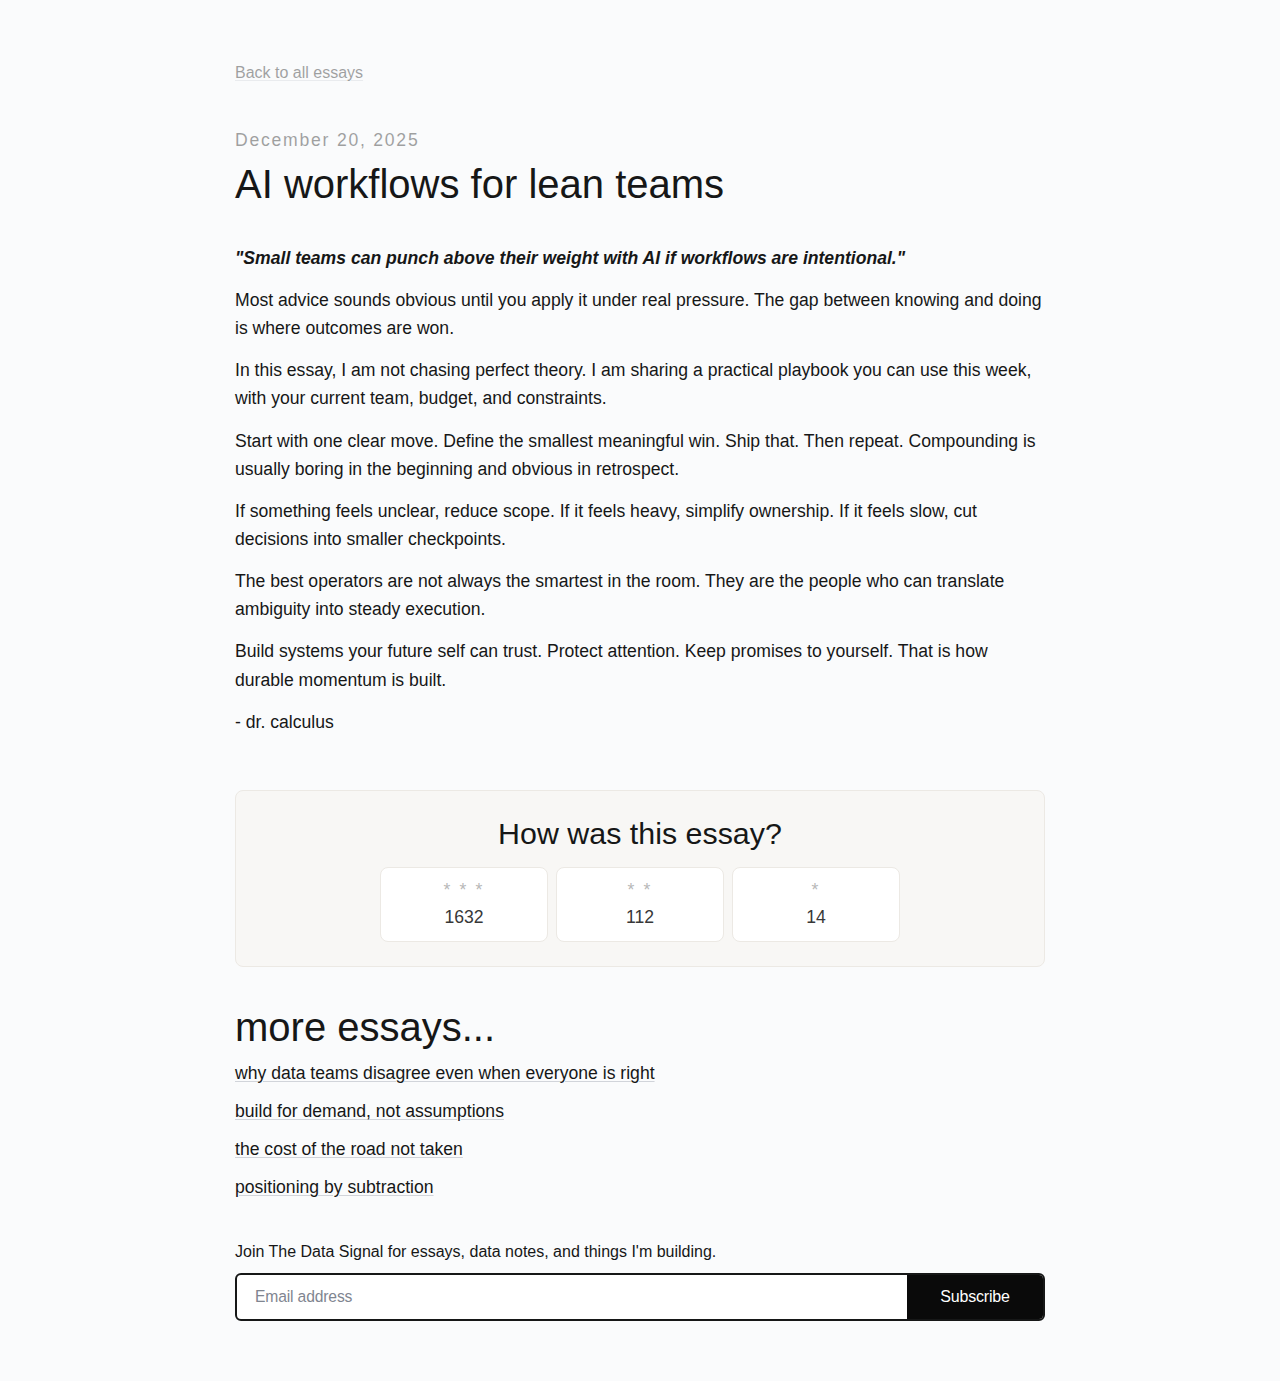
<file: essays/ai-workflows-for-lean-teams.html>
<!doctype html>
<html lang="en">
  <head>
    <meta charset="utf-8" />
    <meta name="viewport" content="width=device-width, initial-scale=1" />
    <title>AI workflows for lean teams - David Ezekiel</title>
    <meta
      name="description"
      content="AI workflows for lean teams by David Ezekiel."
    />
    <link rel="stylesheet" href="/styles.css" />
    <link rel="stylesheet" href="../styles.css" />
    <link rel="stylesheet" href="/article-extras.css?v=6" />
    <link rel="stylesheet" href="../article-extras.css?v=6" />
    <link rel="stylesheet" href="/article-subscribe-polish.css?v=6" />
    <link rel="stylesheet" href="../article-subscribe-polish.css?v=6" />
  </head>
  <body>
    <div class="page-wrapp min-height">
      <div class="page-contain less essay-page">
        <div class="content-block essay-top">
          <a href="../index.html" class="content-link back">Back to all essays</a>
        </div>

        <div class="content-block">
          <div class="page-subheading top essay-date">December 20, 2025</div>
          <h1 class="essay-title">AI workflows for lean teams</h1>
        </div>

        <div class="content-block essay-content">
          <p><em>"Small teams can punch above their weight with AI if workflows are intentional."</em></p>
          <p>
            Most advice sounds obvious until you apply it under real pressure. The gap between
            knowing and doing is where outcomes are won.
          </p>
          <p>
            In this essay, I am not chasing perfect theory. I am sharing a practical playbook you
            can use this week, with your current team, budget, and constraints.
          </p>
          <p>
            Start with one clear move. Define the smallest meaningful win. Ship that. Then repeat.
            Compounding is usually boring in the beginning and obvious in retrospect.
          </p>
          <p>
            If something feels unclear, reduce scope. If it feels heavy, simplify ownership. If it
            feels slow, cut decisions into smaller checkpoints.
          </p>
          <p>
            The best operators are not always the smartest in the room. They are the people who
            can translate ambiguity into steady execution.
          </p>
          <p>
            Build systems your future self can trust. Protect attention. Keep promises to yourself.
            That is how durable momentum is built.
          </p>
          <p>
            - dr. calculus
          </p>
        </div>

        <div class="content-block">
          <div class="essay-rating js-essay-rating">
            <p class="essay-rating-title">How was this essay?</p>
            <div class="essay-rating-grid">
              <div class="essay-rating-item"><div class="essay-stars">* * *</div><div class="essay-votes">1632</div></div>
              <div class="essay-rating-item"><div class="essay-stars">* *</div><div class="essay-votes">112</div></div>
              <div class="essay-rating-item"><div class="essay-stars">*</div><div class="essay-votes">14</div></div>
            </div>
          </div>
        </div>

        <div class="content-block">
          <div class="more-essays-heading">more essays...</div>
          <div class="more-essays-list js-more-essays">
            <a class="more-essays-link" href="why-data-teams-disagree-even-when-everyone-is-right.html">why data teams disagree even when everyone is right</a>
            <a class="more-essays-link" href="build-for-demand-not-assumptions.html">build for demand, not assumptions</a>
            <a class="more-essays-link" href="the-cost-of-the-road-not-taken.html">the cost of the road not taken</a>
            <a class="more-essays-link" href="positioning-by-subtraction.html">positioning by subtraction</a>
          </div>
        </div>

        <div class="content-block">
          <p class="essay-newsletter-text js-newsletter-text">
            I build data products, pipelines&hellip; and everything in between. Join The Data Signal &mdash; let's build together!
          </p>
          <form class="essay-newsletter-form" action="#" method="post">
            <input
              type="email"
              class="essay-newsletter-input js-newsletter-input"
              placeholder="Email address"
              aria-label="Email address"
            />
            <button type="submit" class="essay-newsletter-button js-newsletter-button">Subscribe</button>
          </form>
        </div>
      </div>
    </div>

    <script src="/site-config.js?v=7"></script>
    <script src="../site-config.js?v=7"></script>
    <script src="/script.js?v=8"></script>
    <script src="../script.js?v=8"></script>
  </body>
</html>
</file>
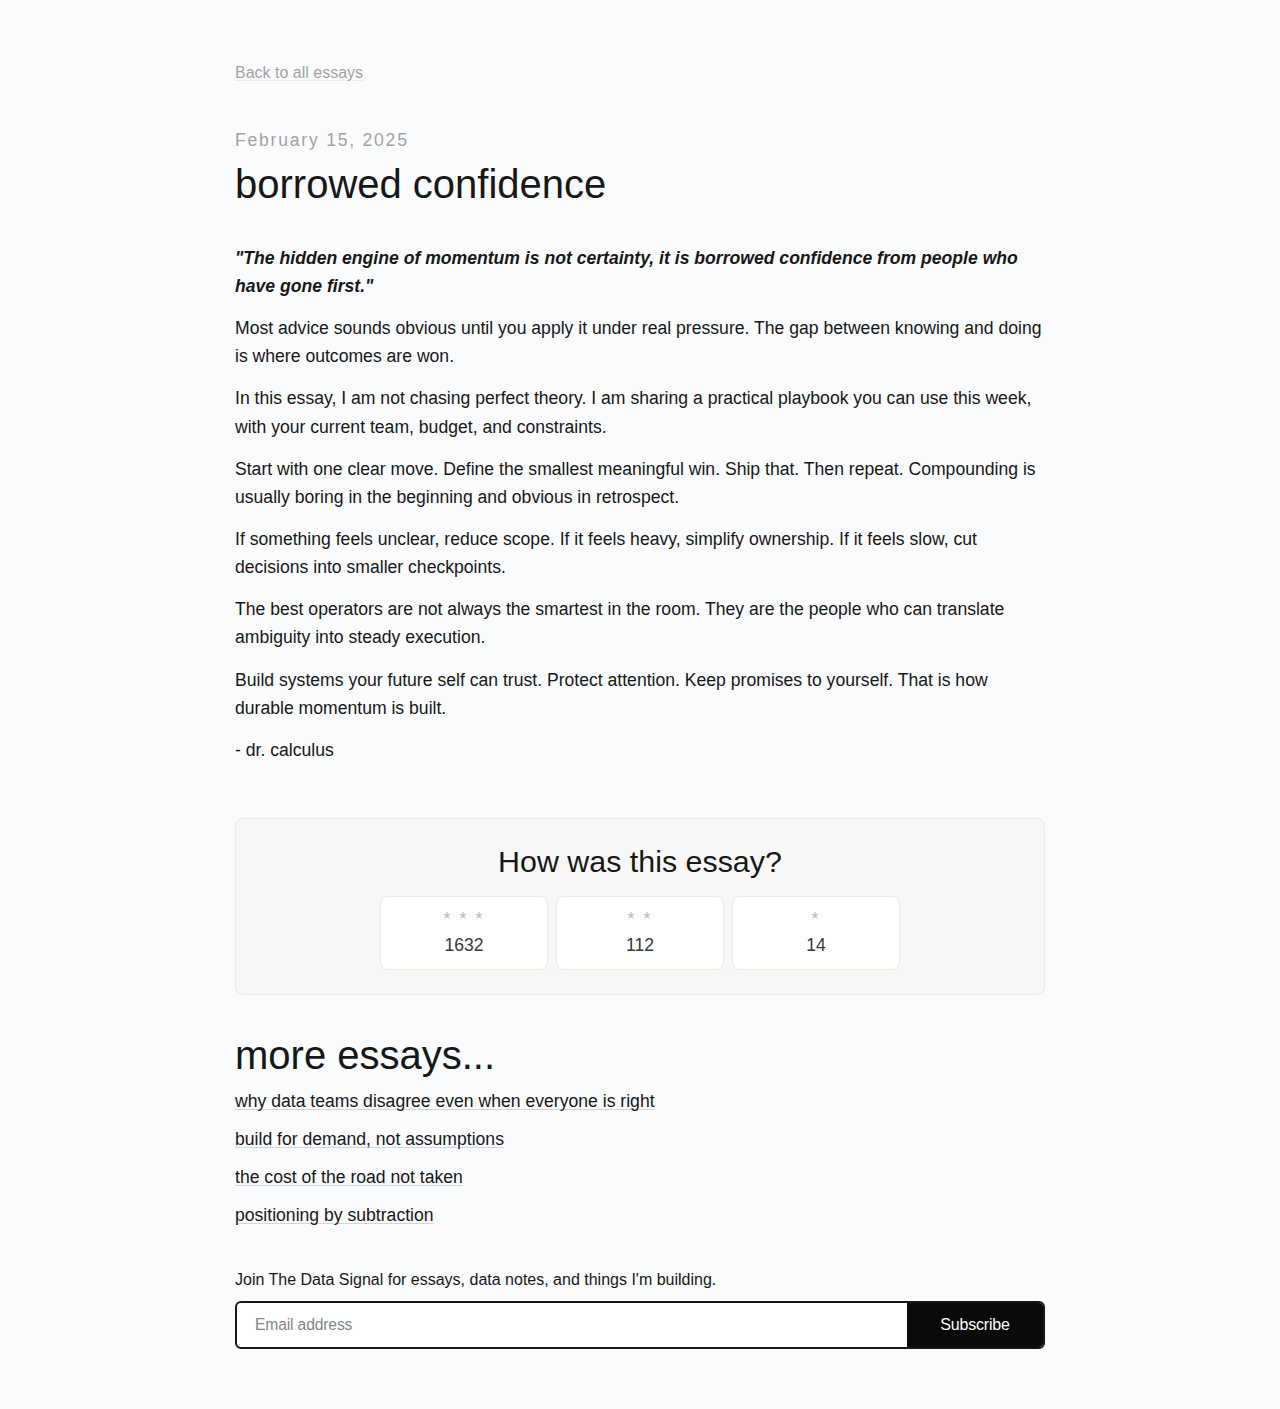
<file: essays/borrowed-confidence.html>
<!doctype html>
<html lang="en">
  <head>
    <meta charset="utf-8" />
    <meta name="viewport" content="width=device-width, initial-scale=1" />
    <title>borrowed confidence - David Ezekiel</title>
    <meta
      name="description"
      content="borrowed confidence by David Ezekiel."
    />
    <link rel="stylesheet" href="/styles.css" />
    <link rel="stylesheet" href="../styles.css" />
    <link rel="stylesheet" href="/article-extras.css?v=6" />
    <link rel="stylesheet" href="../article-extras.css?v=6" />
    <link rel="stylesheet" href="/article-subscribe-polish.css?v=6" />
    <link rel="stylesheet" href="../article-subscribe-polish.css?v=6" />
  </head>
  <body>
    <div class="page-wrapp min-height">
      <div class="page-contain less essay-page">
        <div class="content-block essay-top">
          <a href="../index.html" class="content-link back">Back to all essays</a>
        </div>

        <div class="content-block">
          <div class="page-subheading top essay-date">February 15, 2025</div>
          <h1 class="essay-title">borrowed confidence</h1>
        </div>

        <div class="content-block essay-content">
          <p><em>"The hidden engine of momentum is not certainty, it is borrowed confidence from people who have gone first."</em></p>
          <p>
            Most advice sounds obvious until you apply it under real pressure. The gap between
            knowing and doing is where outcomes are won.
          </p>
          <p>
            In this essay, I am not chasing perfect theory. I am sharing a practical playbook you
            can use this week, with your current team, budget, and constraints.
          </p>
          <p>
            Start with one clear move. Define the smallest meaningful win. Ship that. Then repeat.
            Compounding is usually boring in the beginning and obvious in retrospect.
          </p>
          <p>
            If something feels unclear, reduce scope. If it feels heavy, simplify ownership. If it
            feels slow, cut decisions into smaller checkpoints.
          </p>
          <p>
            The best operators are not always the smartest in the room. They are the people who
            can translate ambiguity into steady execution.
          </p>
          <p>
            Build systems your future self can trust. Protect attention. Keep promises to yourself.
            That is how durable momentum is built.
          </p>
          <p>
            - dr. calculus
          </p>
        </div>

        <div class="content-block">
          <div class="essay-rating js-essay-rating">
            <p class="essay-rating-title">How was this essay?</p>
            <div class="essay-rating-grid">
              <div class="essay-rating-item"><div class="essay-stars">* * *</div><div class="essay-votes">1632</div></div>
              <div class="essay-rating-item"><div class="essay-stars">* *</div><div class="essay-votes">112</div></div>
              <div class="essay-rating-item"><div class="essay-stars">*</div><div class="essay-votes">14</div></div>
            </div>
          </div>
        </div>

        <div class="content-block">
          <div class="more-essays-heading">more essays...</div>
          <div class="more-essays-list js-more-essays">
            <a class="more-essays-link" href="borrowed-confidence.html">borrowed confidence</a>
            <a class="more-essays-link" href="the-wedge-strategy.html">the wedge strategy</a>
            <a class="more-essays-link" href="one-metric-that-matters.html">one metric that matters</a>
            <a class="more-essays-link" href="the-weekly-operating-system.html">the weekly operating system</a>
          </div>
        </div>

        <div class="content-block">
          <p class="essay-newsletter-text js-newsletter-text">
            I build data products, pipelines&hellip; and everything in between. Join The Data Signal &mdash; let's build together!
          </p>
          <form class="essay-newsletter-form" action="#" method="post">
            <input
              type="email"
              class="essay-newsletter-input js-newsletter-input"
              placeholder="Email address"
              aria-label="Email address"
            />
            <button type="submit" class="essay-newsletter-button js-newsletter-button">Subscribe</button>
          </form>
        </div>
      </div>
    </div>

    <script src="/site-config.js?v=7"></script>
    <script src="../site-config.js?v=7"></script>
    <script src="/script.js?v=8"></script>
    <script src="../script.js?v=8"></script>
  </body>
</html>
</file>
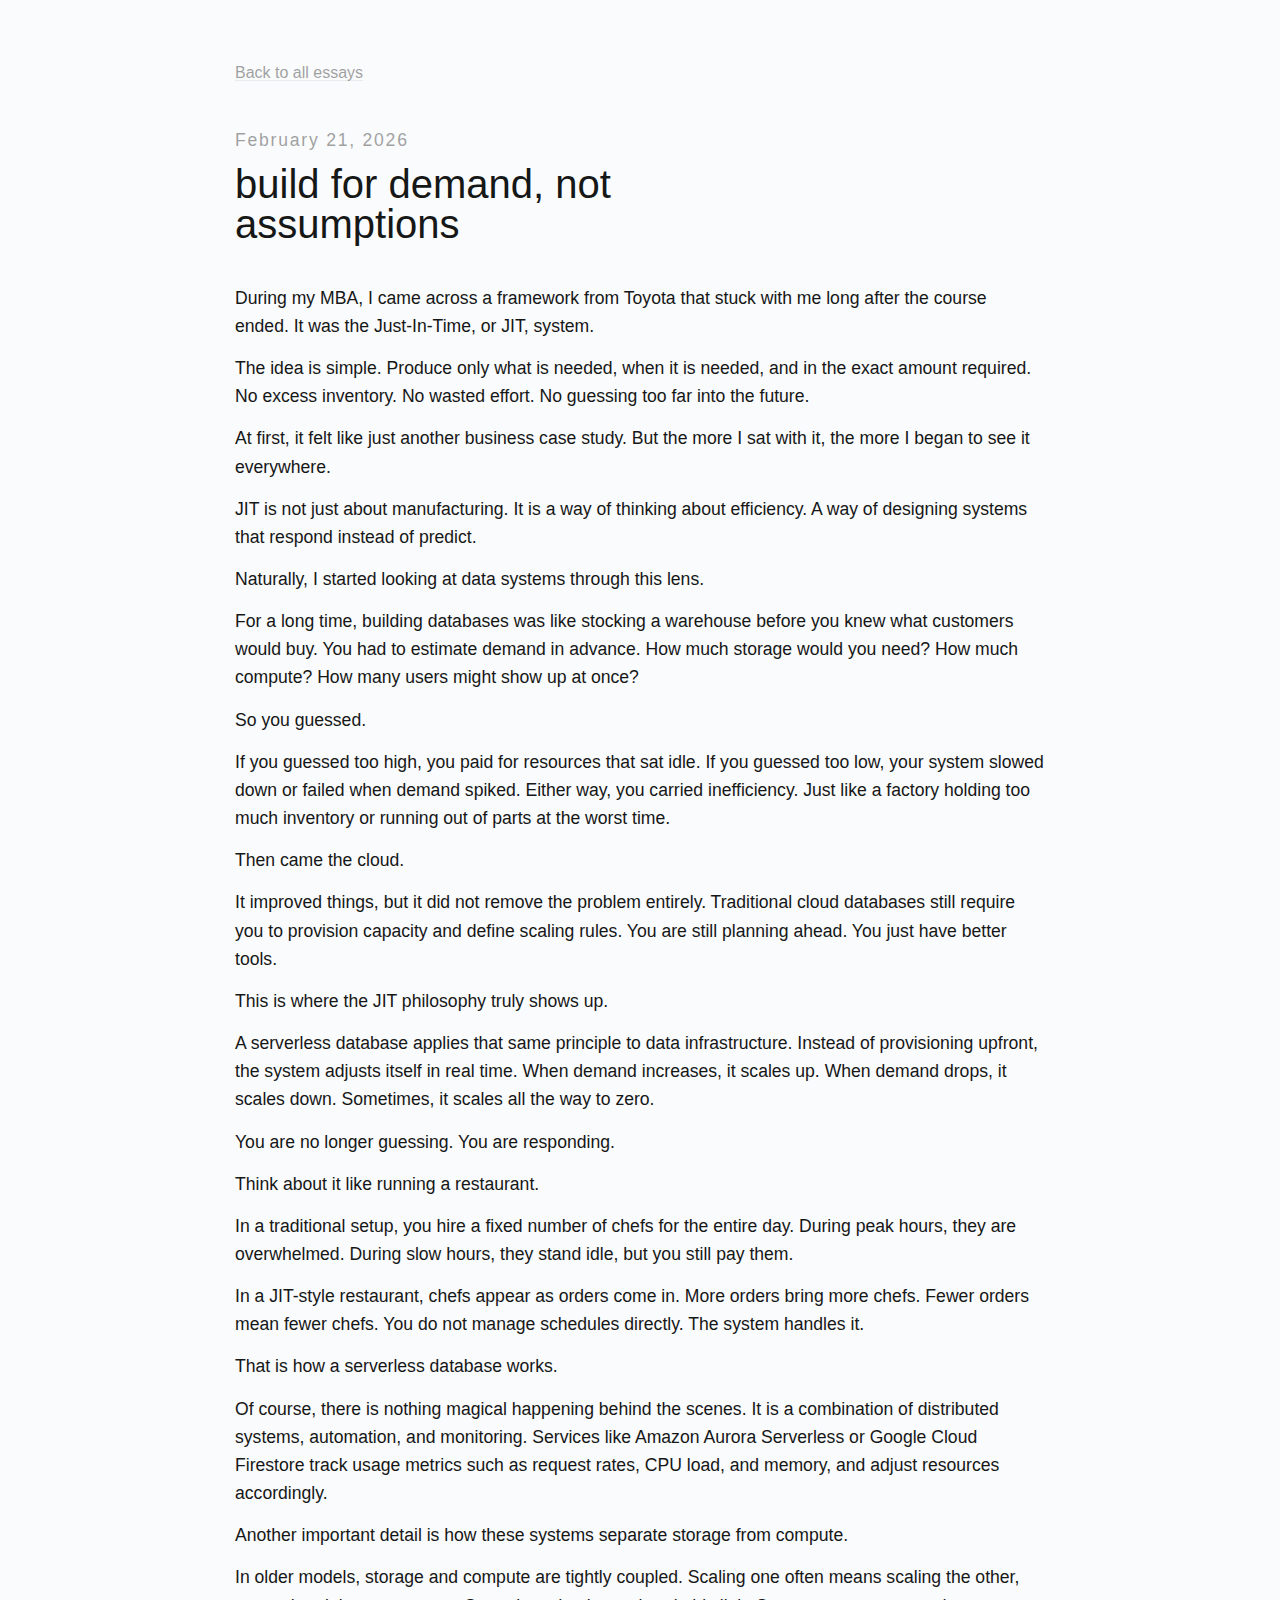
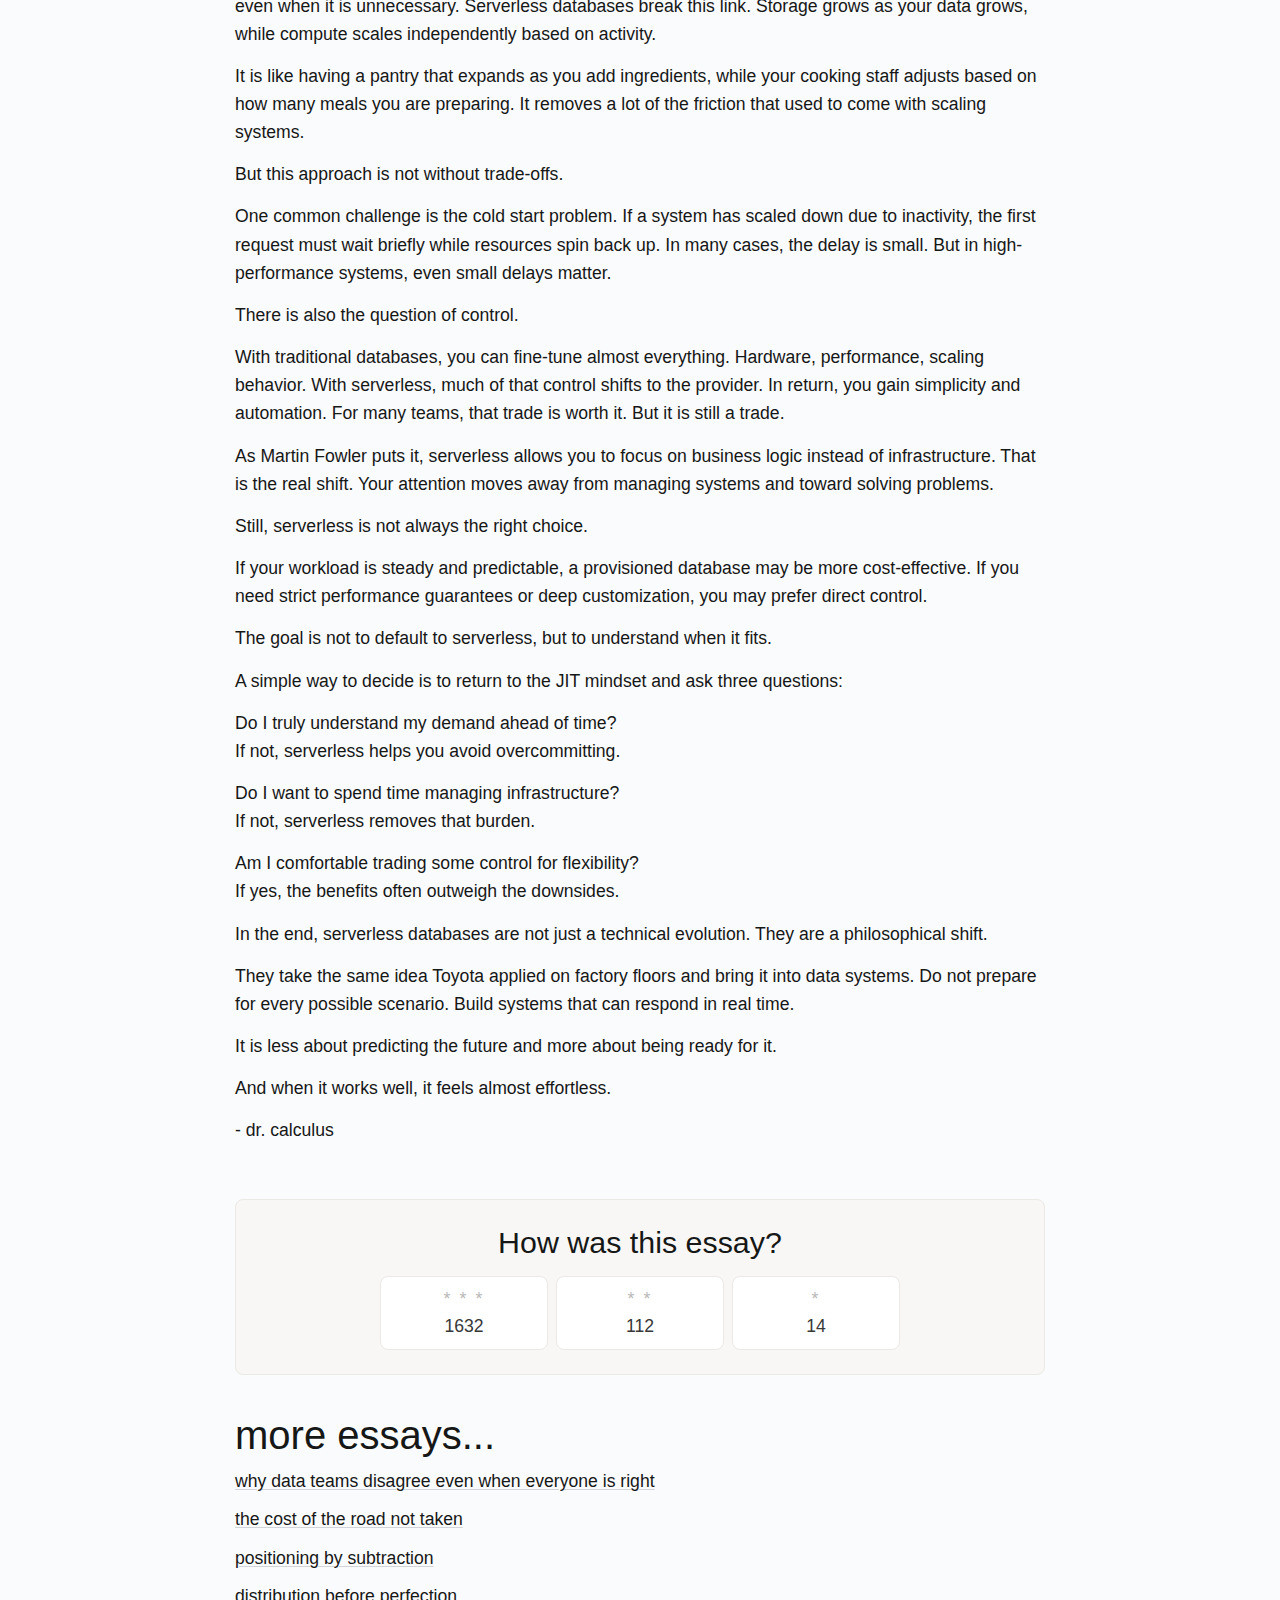
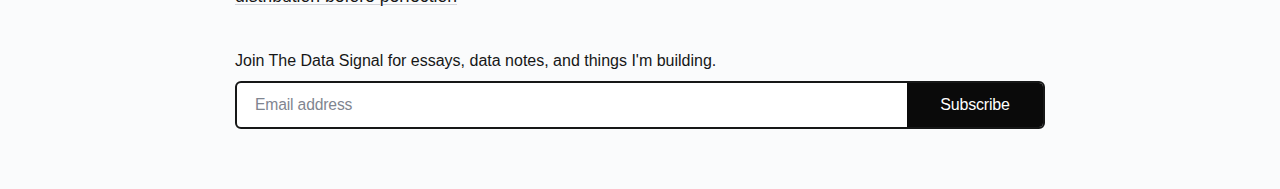
<file: essays/build-for-demand-not-assumptions.html>
<!doctype html>
<html lang="en">
  <head>
    <meta charset="utf-8" />
    <meta name="viewport" content="width=device-width, initial-scale=1" />
    <title>build for demand, not assumptions - David Ezekiel</title>
    <meta
      name="description"
      content="build for demand, not assumptions by David Ezekiel."
    />
    <link rel="stylesheet" href="/styles.css" />
    <link rel="stylesheet" href="../styles.css" />
    <link rel="stylesheet" href="/article-extras.css?v=6" />
    <link rel="stylesheet" href="../article-extras.css?v=6" />
    <link rel="stylesheet" href="/article-subscribe-polish.css?v=6" />
    <link rel="stylesheet" href="../article-subscribe-polish.css?v=6" />
  </head>
  <body>
    <div class="page-wrapp min-height">
      <div class="page-contain less essay-page">
        <div class="content-block essay-top">
          <a href="../index.html" class="content-link back">Back to all essays</a>
        </div>

        <div class="content-block">
          <div class="page-subheading top essay-date">February 21, 2026</div>
          <h1 class="essay-title">build for demand, not assumptions</h1>
        </div>

        <div class="content-block essay-content">
          <p>During my MBA, I came across a framework from Toyota that stuck with me long after the course ended. It was the Just-In-Time, or JIT, system.</p>
          <p>The idea is simple. Produce only what is needed, when it is needed, and in the exact amount required. No excess inventory. No wasted effort. No guessing too far into the future.</p>
          <p>At first, it felt like just another business case study. But the more I sat with it, the more I began to see it everywhere.</p>
          <p>JIT is not just about manufacturing. It is a way of thinking about efficiency. A way of designing systems that respond instead of predict.</p>
          <p>Naturally, I started looking at data systems through this lens.</p>
          <p>For a long time, building databases was like stocking a warehouse before you knew what customers would buy. You had to estimate demand in advance. How much storage would you need? How much compute? How many users might show up at once?</p>
          <p>So you guessed.</p>
          <p>If you guessed too high, you paid for resources that sat idle. If you guessed too low, your system slowed down or failed when demand spiked. Either way, you carried inefficiency. Just like a factory holding too much inventory or running out of parts at the worst time.</p>
          <p>Then came the cloud.</p>
          <p>It improved things, but it did not remove the problem entirely. Traditional cloud databases still require you to provision capacity and define scaling rules. You are still planning ahead. You just have better tools.</p>
          <p>This is where the JIT philosophy truly shows up.</p>
          <p>A serverless database applies that same principle to data infrastructure. Instead of provisioning upfront, the system adjusts itself in real time. When demand increases, it scales up. When demand drops, it scales down. Sometimes, it scales all the way to zero.</p>
          <p>You are no longer guessing. You are responding.</p>
          <p>Think about it like running a restaurant.</p>
          <p>In a traditional setup, you hire a fixed number of chefs for the entire day. During peak hours, they are overwhelmed. During slow hours, they stand idle, but you still pay them.</p>
          <p>In a JIT-style restaurant, chefs appear as orders come in. More orders bring more chefs. Fewer orders mean fewer chefs. You do not manage schedules directly. The system handles it.</p>
          <p>That is how a serverless database works.</p>
          <p>Of course, there is nothing magical happening behind the scenes. It is a combination of distributed systems, automation, and monitoring. Services like Amazon Aurora Serverless or Google Cloud Firestore track usage metrics such as request rates, CPU load, and memory, and adjust resources accordingly.</p>
          <p>Another important detail is how these systems separate storage from compute.</p>
          <p>In older models, storage and compute are tightly coupled. Scaling one often means scaling the other, even when it is unnecessary. Serverless databases break this link. Storage grows as your data grows, while compute scales independently based on activity.</p>
          <p>It is like having a pantry that expands as you add ingredients, while your cooking staff adjusts based on how many meals you are preparing. It removes a lot of the friction that used to come with scaling systems.</p>
          <p>But this approach is not without trade-offs.</p>
          <p>One common challenge is the cold start problem. If a system has scaled down due to inactivity, the first request must wait briefly while resources spin back up. In many cases, the delay is small. But in high-performance systems, even small delays matter.</p>
          <p>There is also the question of control.</p>
          <p>With traditional databases, you can fine-tune almost everything. Hardware, performance, scaling behavior. With serverless, much of that control shifts to the provider. In return, you gain simplicity and automation. For many teams, that trade is worth it. But it is still a trade.</p>
          <p>As Martin Fowler puts it, serverless allows you to focus on business logic instead of infrastructure. That is the real shift. Your attention moves away from managing systems and toward solving problems.</p>
          <p>Still, serverless is not always the right choice.</p>
          <p>If your workload is steady and predictable, a provisioned database may be more cost-effective. If you need strict performance guarantees or deep customization, you may prefer direct control.</p>
          <p>The goal is not to default to serverless, but to understand when it fits.</p>
          <p>A simple way to decide is to return to the JIT mindset and ask three questions:</p>
          <p>Do I truly understand my demand ahead of time?<br />If not, serverless helps you avoid overcommitting.</p>
          <p>Do I want to spend time managing infrastructure?<br />If not, serverless removes that burden.</p>
          <p>Am I comfortable trading some control for flexibility?<br />If yes, the benefits often outweigh the downsides.</p>
          <p>In the end, serverless databases are not just a technical evolution. They are a philosophical shift.</p>
          <p>They take the same idea Toyota applied on factory floors and bring it into data systems. Do not prepare for every possible scenario. Build systems that can respond in real time.</p>
          <p>It is less about predicting the future and more about being ready for it.</p>
          <p>And when it works well, it feels almost effortless.</p>
          <p>- dr. calculus</p>
        </div>

        <div class="content-block">
          <div class="essay-rating js-essay-rating">
            <p class="essay-rating-title">How was this essay?</p>
            <div class="essay-rating-grid">
              <div class="essay-rating-item"><div class="essay-stars">* * *</div><div class="essay-votes">1632</div></div>
              <div class="essay-rating-item"><div class="essay-stars">* *</div><div class="essay-votes">112</div></div>
              <div class="essay-rating-item"><div class="essay-stars">*</div><div class="essay-votes">14</div></div>
            </div>
          </div>
        </div>

        <div class="content-block">
          <div class="more-essays-heading">more essays...</div>
          <div class="more-essays-list js-more-essays">
            <a class="more-essays-link" href="borrowed-confidence.html">borrowed confidence</a>
            <a class="more-essays-link" href="the-wedge-strategy.html">the wedge strategy</a>
            <a class="more-essays-link" href="one-metric-that-matters.html">one metric that matters</a>
            <a class="more-essays-link" href="the-weekly-operating-system.html">the weekly operating system</a>
          </div>
        </div>

        <div class="content-block">
          <p class="essay-newsletter-text js-newsletter-text">
            I build data products, pipelines&hellip; and everything in between. Join The Data Signal &mdash; let's build together!
          </p>
          <form class="essay-newsletter-form" action="#" method="post">
            <input
              type="email"
              class="essay-newsletter-input js-newsletter-input"
              placeholder="Email address"
              aria-label="Email address"
            />
            <button type="submit" class="essay-newsletter-button js-newsletter-button">Subscribe</button>
          </form>
        </div>
      </div>
    </div>

    <script src="/site-config.js?v=7"></script>
    <script src="../site-config.js?v=7"></script>
    <script src="/script.js?v=8"></script>
    <script src="../script.js?v=8"></script>
  </body>
</html>
</file>
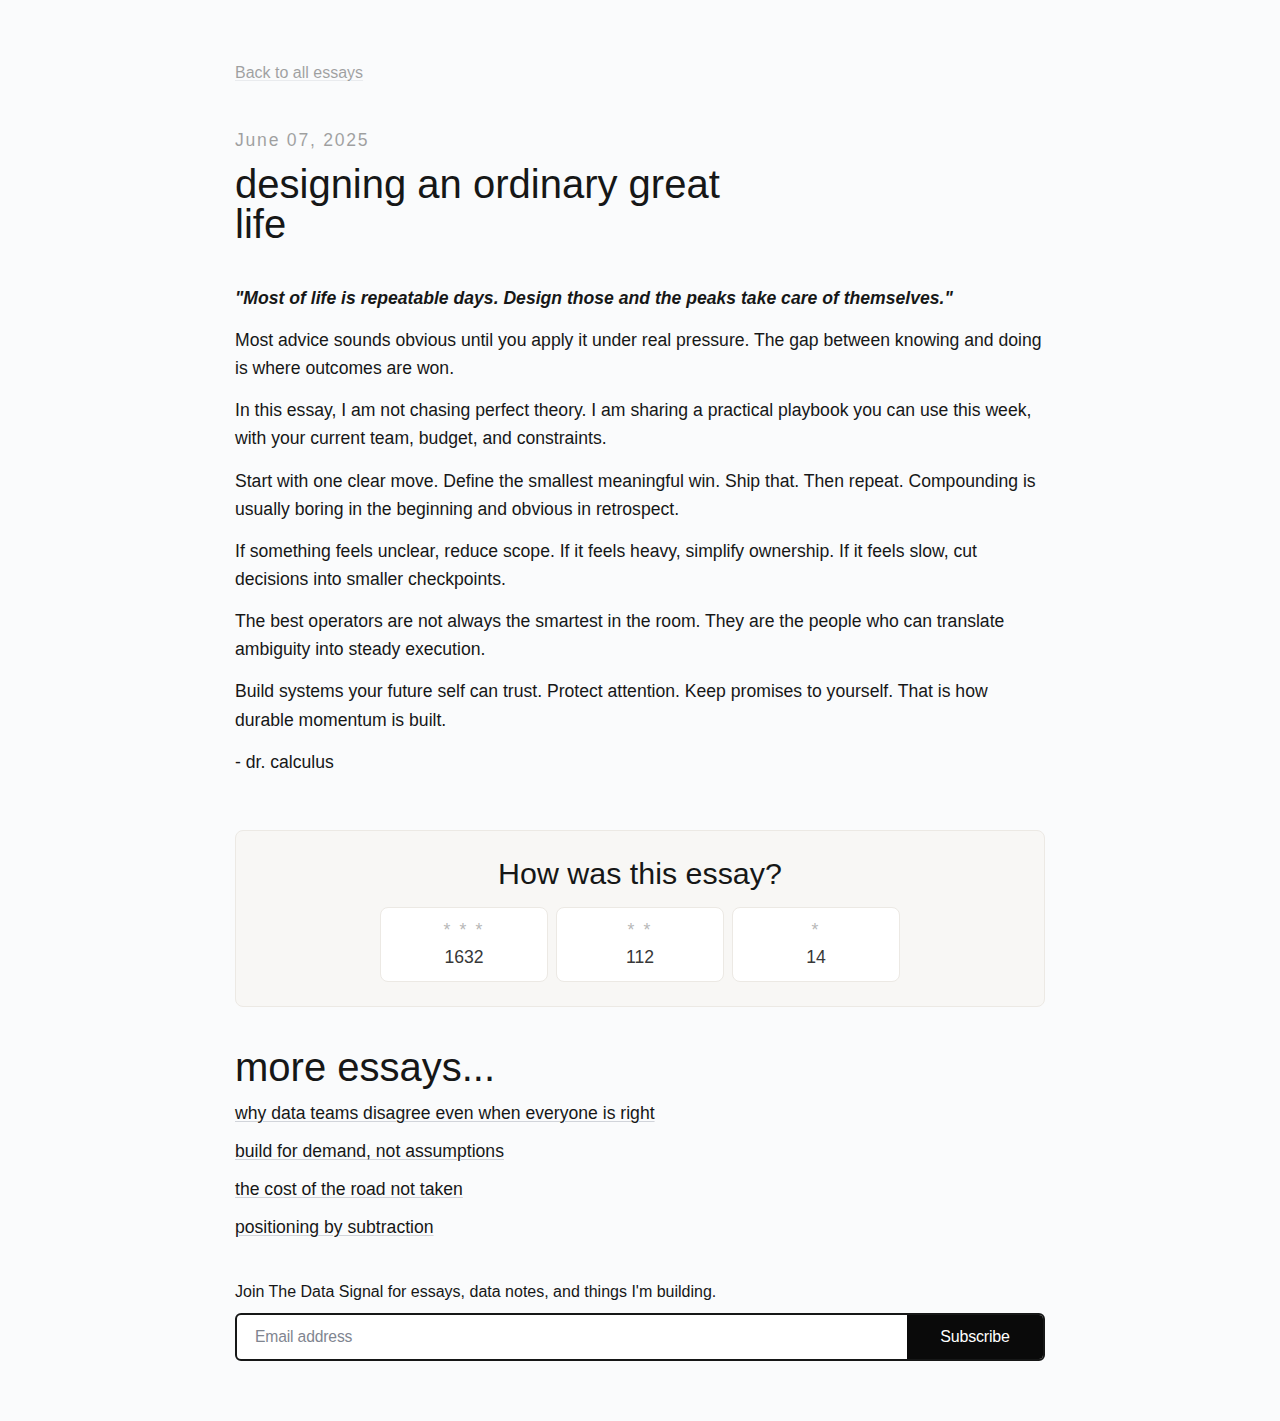
<file: essays/designing-an-ordinary-great-life.html>
<!doctype html>
<html lang="en">
  <head>
    <meta charset="utf-8" />
    <meta name="viewport" content="width=device-width, initial-scale=1" />
    <title>designing an ordinary great life - David Ezekiel</title>
    <meta
      name="description"
      content="designing an ordinary great life by David Ezekiel."
    />
    <link rel="stylesheet" href="/styles.css" />
    <link rel="stylesheet" href="../styles.css" />
    <link rel="stylesheet" href="/article-extras.css?v=6" />
    <link rel="stylesheet" href="../article-extras.css?v=6" />
    <link rel="stylesheet" href="/article-subscribe-polish.css?v=6" />
    <link rel="stylesheet" href="../article-subscribe-polish.css?v=6" />
  </head>
  <body>
    <div class="page-wrapp min-height">
      <div class="page-contain less essay-page">
        <div class="content-block essay-top">
          <a href="../index.html" class="content-link back">Back to all essays</a>
        </div>

        <div class="content-block">
          <div class="page-subheading top essay-date">June 07, 2025</div>
          <h1 class="essay-title">designing an ordinary great life</h1>
        </div>

        <div class="content-block essay-content">
          <p><em>"Most of life is repeatable days. Design those and the peaks take care of themselves."</em></p>
          <p>
            Most advice sounds obvious until you apply it under real pressure. The gap between
            knowing and doing is where outcomes are won.
          </p>
          <p>
            In this essay, I am not chasing perfect theory. I am sharing a practical playbook you
            can use this week, with your current team, budget, and constraints.
          </p>
          <p>
            Start with one clear move. Define the smallest meaningful win. Ship that. Then repeat.
            Compounding is usually boring in the beginning and obvious in retrospect.
          </p>
          <p>
            If something feels unclear, reduce scope. If it feels heavy, simplify ownership. If it
            feels slow, cut decisions into smaller checkpoints.
          </p>
          <p>
            The best operators are not always the smartest in the room. They are the people who
            can translate ambiguity into steady execution.
          </p>
          <p>
            Build systems your future self can trust. Protect attention. Keep promises to yourself.
            That is how durable momentum is built.
          </p>
          <p>
            - dr. calculus
          </p>
        </div>

        <div class="content-block">
          <div class="essay-rating js-essay-rating">
            <p class="essay-rating-title">How was this essay?</p>
            <div class="essay-rating-grid">
              <div class="essay-rating-item"><div class="essay-stars">* * *</div><div class="essay-votes">1632</div></div>
              <div class="essay-rating-item"><div class="essay-stars">* *</div><div class="essay-votes">112</div></div>
              <div class="essay-rating-item"><div class="essay-stars">*</div><div class="essay-votes">14</div></div>
            </div>
          </div>
        </div>

        <div class="content-block">
          <div class="more-essays-heading">more essays...</div>
          <div class="more-essays-list js-more-essays">
            <a class="more-essays-link" href="borrowed-confidence.html">borrowed confidence</a>
            <a class="more-essays-link" href="the-wedge-strategy.html">the wedge strategy</a>
            <a class="more-essays-link" href="one-metric-that-matters.html">one metric that matters</a>
            <a class="more-essays-link" href="the-weekly-operating-system.html">the weekly operating system</a>
          </div>
        </div>

        <div class="content-block">
          <p class="essay-newsletter-text js-newsletter-text">
            I build data products, pipelines&hellip; and everything in between. Join The Data Signal &mdash; let's build together!
          </p>
          <form class="essay-newsletter-form" action="#" method="post">
            <input
              type="email"
              class="essay-newsletter-input js-newsletter-input"
              placeholder="Email address"
              aria-label="Email address"
            />
            <button type="submit" class="essay-newsletter-button js-newsletter-button">Subscribe</button>
          </form>
        </div>
      </div>
    </div>

    <script src="/site-config.js?v=7"></script>
    <script src="../site-config.js?v=7"></script>
    <script src="/script.js?v=8"></script>
    <script src="../script.js?v=8"></script>
  </body>
</html>
</file>
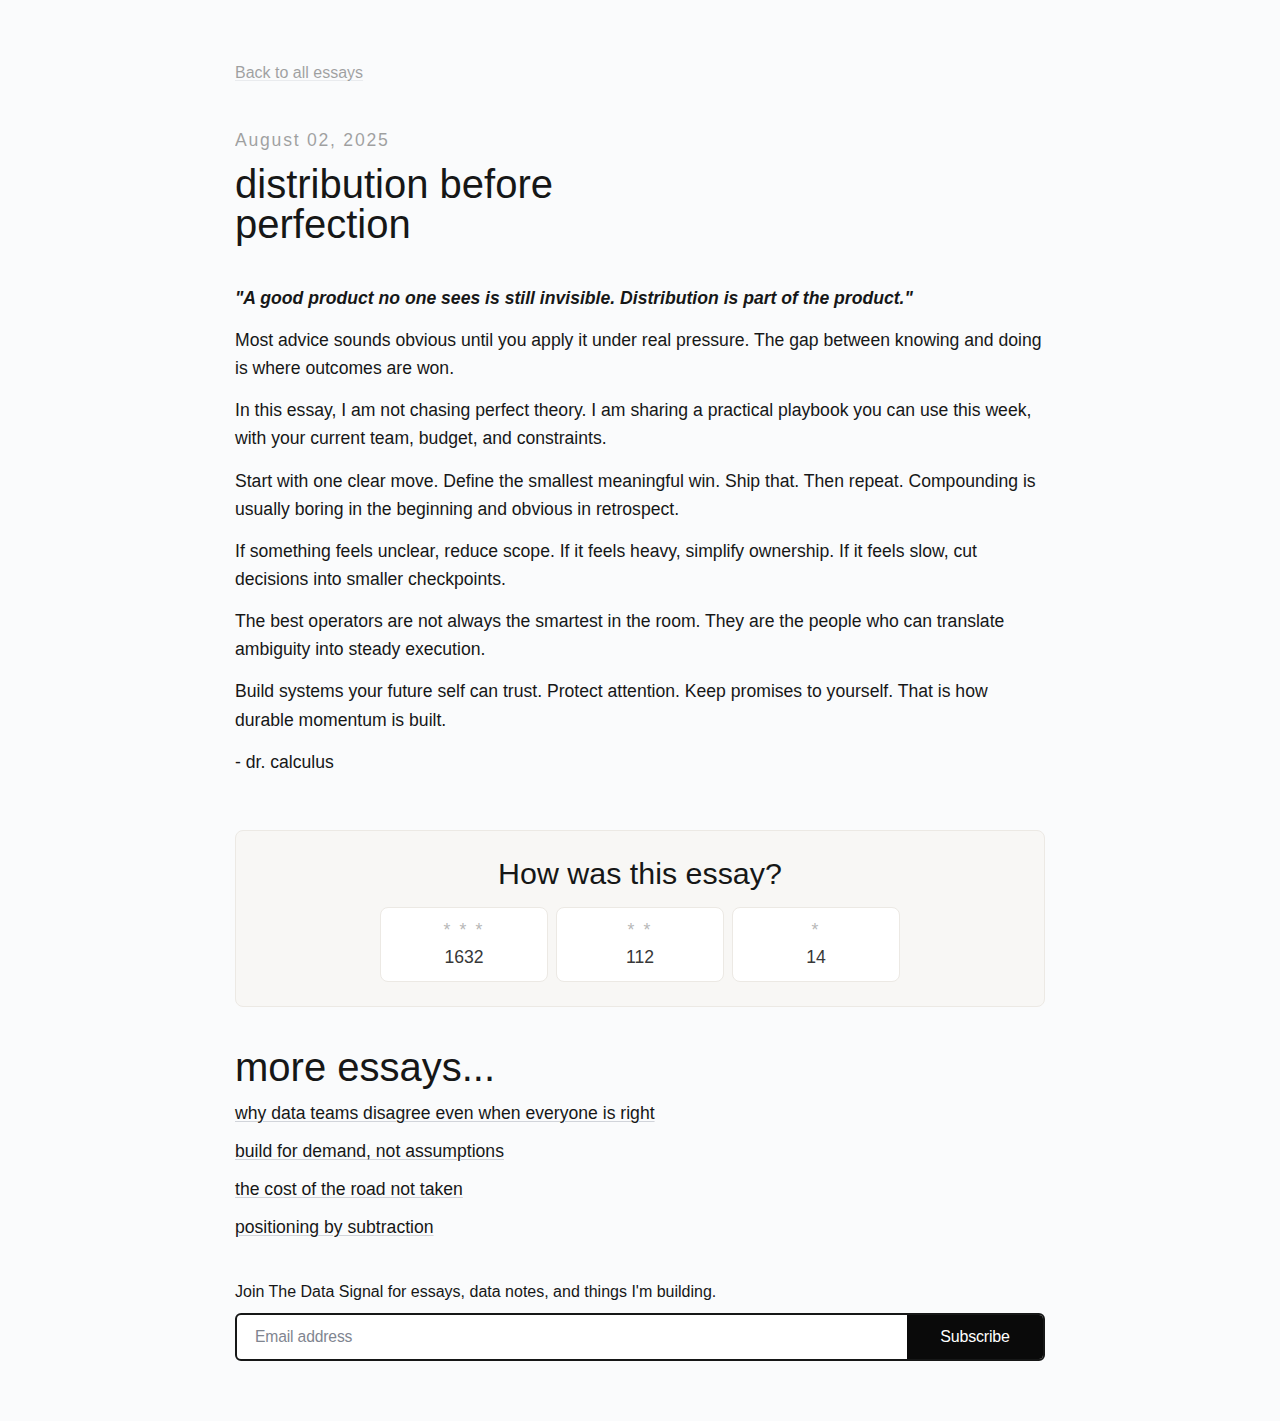
<file: essays/distribution-before-perfection.html>
<!doctype html>
<html lang="en">
  <head>
    <meta charset="utf-8" />
    <meta name="viewport" content="width=device-width, initial-scale=1" />
    <title>distribution before perfection - David Ezekiel</title>
    <meta
      name="description"
      content="distribution before perfection by David Ezekiel."
    />
    <link rel="stylesheet" href="/styles.css" />
    <link rel="stylesheet" href="../styles.css" />
    <link rel="stylesheet" href="/article-extras.css?v=6" />
    <link rel="stylesheet" href="../article-extras.css?v=6" />
    <link rel="stylesheet" href="/article-subscribe-polish.css?v=6" />
    <link rel="stylesheet" href="../article-subscribe-polish.css?v=6" />
  </head>
  <body>
    <div class="page-wrapp min-height">
      <div class="page-contain less essay-page">
        <div class="content-block essay-top">
          <a href="../index.html" class="content-link back">Back to all essays</a>
        </div>

        <div class="content-block">
          <div class="page-subheading top essay-date">August 02, 2025</div>
          <h1 class="essay-title">distribution before perfection</h1>
        </div>

        <div class="content-block essay-content">
          <p><em>"A good product no one sees is still invisible. Distribution is part of the product."</em></p>
          <p>
            Most advice sounds obvious until you apply it under real pressure. The gap between
            knowing and doing is where outcomes are won.
          </p>
          <p>
            In this essay, I am not chasing perfect theory. I am sharing a practical playbook you
            can use this week, with your current team, budget, and constraints.
          </p>
          <p>
            Start with one clear move. Define the smallest meaningful win. Ship that. Then repeat.
            Compounding is usually boring in the beginning and obvious in retrospect.
          </p>
          <p>
            If something feels unclear, reduce scope. If it feels heavy, simplify ownership. If it
            feels slow, cut decisions into smaller checkpoints.
          </p>
          <p>
            The best operators are not always the smartest in the room. They are the people who
            can translate ambiguity into steady execution.
          </p>
          <p>
            Build systems your future self can trust. Protect attention. Keep promises to yourself.
            That is how durable momentum is built.
          </p>
          <p>
            - dr. calculus
          </p>
        </div>

        <div class="content-block">
          <div class="essay-rating js-essay-rating">
            <p class="essay-rating-title">How was this essay?</p>
            <div class="essay-rating-grid">
              <div class="essay-rating-item"><div class="essay-stars">* * *</div><div class="essay-votes">1632</div></div>
              <div class="essay-rating-item"><div class="essay-stars">* *</div><div class="essay-votes">112</div></div>
              <div class="essay-rating-item"><div class="essay-stars">*</div><div class="essay-votes">14</div></div>
            </div>
          </div>
        </div>

        <div class="content-block">
          <div class="more-essays-heading">more essays...</div>
          <div class="more-essays-list js-more-essays">
            <a class="more-essays-link" href="borrowed-confidence.html">borrowed confidence</a>
            <a class="more-essays-link" href="the-wedge-strategy.html">the wedge strategy</a>
            <a class="more-essays-link" href="one-metric-that-matters.html">one metric that matters</a>
            <a class="more-essays-link" href="the-weekly-operating-system.html">the weekly operating system</a>
          </div>
        </div>

        <div class="content-block">
          <p class="essay-newsletter-text js-newsletter-text">
            I build data products, pipelines&hellip; and everything in between. Join The Data Signal &mdash; let's build together!
          </p>
          <form class="essay-newsletter-form" action="#" method="post">
            <input
              type="email"
              class="essay-newsletter-input js-newsletter-input"
              placeholder="Email address"
              aria-label="Email address"
            />
            <button type="submit" class="essay-newsletter-button js-newsletter-button">Subscribe</button>
          </form>
        </div>
      </div>
    </div>

    <script src="/site-config.js?v=7"></script>
    <script src="../site-config.js?v=7"></script>
    <script src="/script.js?v=8"></script>
    <script src="../script.js?v=8"></script>
  </body>
</html>
</file>
<file: styles.css>
html {
  -webkit-text-size-adjust: 100%;
  -ms-text-size-adjust: 100%;
  font-family: sans-serif;
}

body {
  margin: 0;
}

article, aside, details, figcaption, figure, footer, header, hgroup, main, menu, nav, section, summary {
  display: block;
}

audio, canvas, progress, video {
  vertical-align: baseline;
  display: inline-block;
}

audio:not([controls]) {
  height: 0;
  display: none;
}

[hidden], template {
  display: none;
}

a {
  background-color: #0000;
}

a:active, a:hover {
  outline: 0;
}

abbr[title] {
  border-bottom: 1px dotted;
}

b, strong {
  font-weight: bold;
}

dfn {
  font-style: italic;
}

h1 {
  margin: .67em 0;
  font-size: 2em;
}

mark {
  color: #000;
  background: #ff0;
}

small {
  font-size: 80%;
}

sub, sup {
  vertical-align: baseline;
  font-size: 75%;
  line-height: 0;
  position: relative;
}

sup {
  top: -.5em;
}

sub {
  bottom: -.25em;
}

img {
  border: 0;
}

svg:not(:root) {
  overflow: hidden;
}

hr {
  box-sizing: content-box;
  height: 0;
}

pre {
  overflow: auto;
}

code, kbd, pre, samp {
  font-family: monospace;
  font-size: 1em;
}

button, input, optgroup, select, textarea {
  color: inherit;
  font: inherit;
  margin: 0;
}

button {
  overflow: visible;
}

button, select {
  text-transform: none;
}

button, html input[type="button"], input[type="reset"] {
  -webkit-appearance: button;
  cursor: pointer;
}

button[disabled], html input[disabled] {
  cursor: default;
}

button::-moz-focus-inner, input::-moz-focus-inner {
  border: 0;
  padding: 0;
}

input {
  line-height: normal;
}

input[type="checkbox"], input[type="radio"] {
  box-sizing: border-box;
  padding: 0;
}

input[type="number"]::-webkit-inner-spin-button, input[type="number"]::-webkit-outer-spin-button {
  height: auto;
}

input[type="search"] {
  -webkit-appearance: none;
}

input[type="search"]::-webkit-search-cancel-button, input[type="search"]::-webkit-search-decoration {
  -webkit-appearance: none;
}

legend {
  border: 0;
  padding: 0;
}

textarea {
  overflow: auto;
}

optgroup {
  font-weight: bold;
}

table {
  border-collapse: collapse;
  border-spacing: 0;
}

td, th {
  padding: 0;
}

@font-face {
  font-family: webflow-icons;
  src: url("[data-uri]") format("truetype");
  font-weight: normal;
  font-style: normal;
}

[class^="w-icon-"], [class*=" w-icon-"] {
  speak: none;
  font-variant: normal;
  text-transform: none;
  -webkit-font-smoothing: antialiased;
  -moz-osx-font-smoothing: grayscale;
  font-style: normal;
  font-weight: normal;
  line-height: 1;
  font-family: webflow-icons !important;
}

.w-icon-slider-right:before {
  content: "";
}

.w-icon-slider-left:before {
  content: "";
}

.w-icon-nav-menu:before {
  content: "";
}

.w-icon-arrow-down:before, .w-icon-dropdown-toggle:before {
  content: "";
}

.w-icon-file-upload-remove:before {
  content: "";
}

.w-icon-file-upload-icon:before {
  content: "";
}

* {
  box-sizing: border-box;
}

html {
  height: 100%;
}

body {
  color: #333;
  background-color: #fff;
  min-height: 100%;
  margin: 0;
  font-family: Arial, sans-serif;
  font-size: 14px;
  line-height: 20px;
}

img {
  vertical-align: middle;
  max-width: 100%;
  display: inline-block;
}

html.w-mod-touch * {
  background-attachment: scroll !important;
}

.w-block {
  display: block;
}

.w-inline-block {
  max-width: 100%;
  display: inline-block;
}

.w-clearfix:before, .w-clearfix:after {
  content: " ";
  grid-area: 1 / 1 / 2 / 2;
  display: table;
}

.w-clearfix:after {
  clear: both;
}

.w-hidden {
  display: none;
}

.w-button {
  color: #fff;
  line-height: inherit;
  cursor: pointer;
  background-color: #3898ec;
  border: 0;
  border-radius: 0;
  padding: 9px 15px;
  text-decoration: none;
  display: inline-block;
}

input.w-button {
  -webkit-appearance: button;
}

html[data-w-dynpage] [data-w-cloak] {
  color: #0000 !important;
}

.w-code-block {
  margin: unset;
}

pre.w-code-block code {
  all: inherit;
}

.w-optimization {
  display: contents;
}

.w-webflow-badge, .w-webflow-badge > img {
  box-sizing: unset;
  width: unset;
  height: unset;
  max-height: unset;
  max-width: unset;
  min-height: unset;
  min-width: unset;
  margin: unset;
  padding: unset;
  float: unset;
  clear: unset;
  border: unset;
  border-radius: unset;
  background: unset;
  background-image: unset;
  background-position: unset;
  background-size: unset;
  background-repeat: unset;
  background-origin: unset;
  background-clip: unset;
  background-attachment: unset;
  background-color: unset;
  box-shadow: unset;
  transform: unset;
  direction: unset;
  font-family: unset;
  font-weight: unset;
  color: unset;
  font-size: unset;
  line-height: unset;
  font-style: unset;
  font-variant: unset;
  text-align: unset;
  letter-spacing: unset;
  -webkit-text-decoration: unset;
  text-decoration: unset;
  text-indent: unset;
  text-transform: unset;
  list-style-type: unset;
  text-shadow: unset;
  vertical-align: unset;
  cursor: unset;
  white-space: unset;
  word-break: unset;
  word-spacing: unset;
  word-wrap: unset;
  transition: unset;
}

.w-webflow-badge {
  white-space: nowrap;
  cursor: pointer;
  box-shadow: 0 0 0 1px #0000001a, 0 1px 3px #0000001a;
  visibility: visible !important;
  opacity: 1 !important;
  z-index: 2147483647 !important;
  color: #aaadb0 !important;
  overflow: unset !important;
  background-color: #fff !important;
  border-radius: 3px !important;
  width: auto !important;
  height: auto !important;
  margin: 0 !important;
  padding: 6px !important;
  font-size: 12px !important;
  line-height: 14px !important;
  text-decoration: none !important;
  display: inline-block !important;
  position: fixed !important;
  inset: auto 12px 12px auto !important;
  transform: none !important;
}

.w-webflow-badge > img {
  position: unset;
  visibility: unset !important;
  opacity: 1 !important;
  vertical-align: middle !important;
  display: inline-block !important;
}

h1, h2, h3, h4, h5, h6 {
  margin-bottom: 10px;
  font-weight: bold;
}

h1 {
  margin-top: 20px;
  font-size: 38px;
  line-height: 44px;
}

h2 {
  margin-top: 20px;
  font-size: 32px;
  line-height: 36px;
}

h3 {
  margin-top: 20px;
  font-size: 24px;
  line-height: 30px;
}

h4 {
  margin-top: 10px;
  font-size: 18px;
  line-height: 24px;
}

h5 {
  margin-top: 10px;
  font-size: 14px;
  line-height: 20px;
}

h6 {
  margin-top: 10px;
  font-size: 12px;
  line-height: 18px;
}

p {
  margin-top: 0;
  margin-bottom: 10px;
}

blockquote {
  border-left: 5px solid #e2e2e2;
  margin: 0 0 10px;
  padding: 10px 20px;
  font-size: 18px;
  line-height: 22px;
}

figure {
  margin: 0 0 10px;
}

ul, ol {
  margin-top: 0;
  margin-bottom: 10px;
  padding-left: 40px;
}

.w-list-unstyled {
  padding-left: 0;
  list-style: none;
}

.w-embed:before, .w-embed:after {
  content: " ";
  grid-area: 1 / 1 / 2 / 2;
  display: table;
}

.w-embed:after {
  clear: both;
}

.w-video {
  width: 100%;
  padding: 0;
  position: relative;
}

.w-video iframe, .w-video object, .w-video embed {
  border: none;
  width: 100%;
  height: 100%;
  position: absolute;
  top: 0;
  left: 0;
}

fieldset {
  border: 0;
  margin: 0;
  padding: 0;
}

button, [type="button"], [type="reset"] {
  cursor: pointer;
  -webkit-appearance: button;
  border: 0;
}

.w-form {
  margin: 0 0 15px;
}

.w-form-done {
  text-align: center;
  background-color: #ddd;
  padding: 20px;
  display: none;
}

.w-form-fail {
  background-color: #ffdede;
  margin-top: 10px;
  padding: 10px;
  display: none;
}

label {
  margin-bottom: 5px;
  font-weight: bold;
  display: block;
}

.w-input, .w-select {
  color: #333;
  vertical-align: middle;
  background-color: #fff;
  border: 1px solid #ccc;
  width: 100%;
  height: 38px;
  margin-bottom: 10px;
  padding: 8px 12px;
  font-size: 14px;
  line-height: 1.42857;
  display: block;
}

.w-input::placeholder, .w-select::placeholder {
  color: #999;
}

.w-input:focus, .w-select:focus {
  border-color: #3898ec;
  outline: 0;
}

.w-input[disabled], .w-select[disabled], .w-input[readonly], .w-select[readonly], fieldset[disabled] .w-input, fieldset[disabled] .w-select {
  cursor: not-allowed;
}

.w-input[disabled]:not(.w-input-disabled), .w-select[disabled]:not(.w-input-disabled), .w-input[readonly], .w-select[readonly], fieldset[disabled]:not(.w-input-disabled) .w-input, fieldset[disabled]:not(.w-input-disabled) .w-select {
  background-color: #eee;
}

textarea.w-input, textarea.w-select {
  height: auto;
}

.w-select {
  background-color: #f3f3f3;
}

.w-select[multiple] {
  height: auto;
}

.w-form-label {
  cursor: pointer;
  margin-bottom: 0;
  font-weight: normal;
  display: inline-block;
}

.w-radio {
  margin-bottom: 5px;
  padding-left: 20px;
  display: block;
}

.w-radio:before, .w-radio:after {
  content: " ";
  grid-area: 1 / 1 / 2 / 2;
  display: table;
}

.w-radio:after {
  clear: both;
}

.w-radio-input {
  float: left;
  margin: 3px 0 0 -20px;
  line-height: normal;
}

.w-file-upload {
  margin-bottom: 10px;
  display: block;
}

.w-file-upload-input {
  opacity: 0;
  z-index: -100;
  width: .1px;
  height: .1px;
  position: absolute;
  overflow: hidden;
}

.w-file-upload-default, .w-file-upload-uploading, .w-file-upload-success {
  color: #333;
  display: inline-block;
}

.w-file-upload-error {
  margin-top: 10px;
  display: block;
}

.w-file-upload-default.w-hidden, .w-file-upload-uploading.w-hidden, .w-file-upload-error.w-hidden, .w-file-upload-success.w-hidden {
  display: none;
}

.w-file-upload-uploading-btn {
  cursor: pointer;
  background-color: #fafafa;
  border: 1px solid #ccc;
  margin: 0;
  padding: 8px 12px;
  font-size: 14px;
  font-weight: normal;
  display: flex;
}

.w-file-upload-file {
  background-color: #fafafa;
  border: 1px solid #ccc;
  flex-grow: 1;
  justify-content: space-between;
  margin: 0;
  padding: 8px 9px 8px 11px;
  display: flex;
}

.w-file-upload-file-name {
  font-size: 14px;
  font-weight: normal;
  display: block;
}

.w-file-remove-link {
  cursor: pointer;
  width: auto;
  height: auto;
  margin-top: 3px;
  margin-left: 10px;
  padding: 3px;
  display: block;
}

.w-icon-file-upload-remove {
  margin: auto;
  font-size: 10px;
}

.w-file-upload-error-msg {
  color: #ea384c;
  padding: 2px 0;
  display: inline-block;
}

.w-file-upload-info {
  padding: 0 12px;
  line-height: 38px;
  display: inline-block;
}

.w-file-upload-label {
  cursor: pointer;
  background-color: #fafafa;
  border: 1px solid #ccc;
  margin: 0;
  padding: 8px 12px;
  font-size: 14px;
  font-weight: normal;
  display: inline-block;
}

.w-icon-file-upload-icon, .w-icon-file-upload-uploading {
  width: 20px;
  margin-right: 8px;
  display: inline-block;
}

.w-icon-file-upload-uploading {
  height: 20px;
}

.w-container {
  max-width: 940px;
  margin-left: auto;
  margin-right: auto;
}

.w-container:before, .w-container:after {
  content: " ";
  grid-area: 1 / 1 / 2 / 2;
  display: table;
}

.w-container:after {
  clear: both;
}

.w-container .w-row {
  margin-left: -10px;
  margin-right: -10px;
}

.w-row:before, .w-row:after {
  content: " ";
  grid-area: 1 / 1 / 2 / 2;
  display: table;
}

.w-row:after {
  clear: both;
}

.w-row .w-row {
  margin-left: 0;
  margin-right: 0;
}

.w-col {
  float: left;
  width: 100%;
  min-height: 1px;
  padding-left: 10px;
  padding-right: 10px;
  position: relative;
}

.w-col .w-col {
  padding-left: 0;
  padding-right: 0;
}

.w-col-1 {
  width: 8.33333%;
}

.w-col-2 {
  width: 16.6667%;
}

.w-col-3 {
  width: 25%;
}

.w-col-4 {
  width: 33.3333%;
}

.w-col-5 {
  width: 41.6667%;
}

.w-col-6 {
  width: 50%;
}

.w-col-7 {
  width: 58.3333%;
}

.w-col-8 {
  width: 66.6667%;
}

.w-col-9 {
  width: 75%;
}

.w-col-10 {
  width: 83.3333%;
}

.w-col-11 {
  width: 91.6667%;
}

.w-col-12 {
  width: 100%;
}

.w-hidden-main {
  display: none !important;
}

@media screen and (max-width: 991px) {
  .w-container {
    max-width: 728px;
  }

  .w-hidden-main {
    display: inherit !important;
  }

  .w-hidden-medium {
    display: none !important;
  }

  .w-col-medium-1 {
    width: 8.33333%;
  }

  .w-col-medium-2 {
    width: 16.6667%;
  }

  .w-col-medium-3 {
    width: 25%;
  }

  .w-col-medium-4 {
    width: 33.3333%;
  }

  .w-col-medium-5 {
    width: 41.6667%;
  }

  .w-col-medium-6 {
    width: 50%;
  }

  .w-col-medium-7 {
    width: 58.3333%;
  }

  .w-col-medium-8 {
    width: 66.6667%;
  }

  .w-col-medium-9 {
    width: 75%;
  }

  .w-col-medium-10 {
    width: 83.3333%;
  }

  .w-col-medium-11 {
    width: 91.6667%;
  }

  .w-col-medium-12 {
    width: 100%;
  }

  .w-col-stack {
    width: 100%;
    left: auto;
    right: auto;
  }
}

@media screen and (max-width: 767px) {
  .w-hidden-main, .w-hidden-medium {
    display: inherit !important;
  }

  .w-hidden-small {
    display: none !important;
  }

  .w-row, .w-container .w-row {
    margin-left: 0;
    margin-right: 0;
  }

  .w-col {
    width: 100%;
    left: auto;
    right: auto;
  }

  .w-col-small-1 {
    width: 8.33333%;
  }

  .w-col-small-2 {
    width: 16.6667%;
  }

  .w-col-small-3 {
    width: 25%;
  }

  .w-col-small-4 {
    width: 33.3333%;
  }

  .w-col-small-5 {
    width: 41.6667%;
  }

  .w-col-small-6 {
    width: 50%;
  }

  .w-col-small-7 {
    width: 58.3333%;
  }

  .w-col-small-8 {
    width: 66.6667%;
  }

  .w-col-small-9 {
    width: 75%;
  }

  .w-col-small-10 {
    width: 83.3333%;
  }

  .w-col-small-11 {
    width: 91.6667%;
  }

  .w-col-small-12 {
    width: 100%;
  }
}

@media screen and (max-width: 479px) {
  .w-container {
    max-width: none;
  }

  .w-hidden-main, .w-hidden-medium, .w-hidden-small {
    display: inherit !important;
  }

  .w-hidden-tiny {
    display: none !important;
  }

  .w-col {
    width: 100%;
  }

  .w-col-tiny-1 {
    width: 8.33333%;
  }

  .w-col-tiny-2 {
    width: 16.6667%;
  }

  .w-col-tiny-3 {
    width: 25%;
  }

  .w-col-tiny-4 {
    width: 33.3333%;
  }

  .w-col-tiny-5 {
    width: 41.6667%;
  }

  .w-col-tiny-6 {
    width: 50%;
  }

  .w-col-tiny-7 {
    width: 58.3333%;
  }

  .w-col-tiny-8 {
    width: 66.6667%;
  }

  .w-col-tiny-9 {
    width: 75%;
  }

  .w-col-tiny-10 {
    width: 83.3333%;
  }

  .w-col-tiny-11 {
    width: 91.6667%;
  }

  .w-col-tiny-12 {
    width: 100%;
  }
}

.w-widget {
  position: relative;
}

.w-widget-map {
  width: 100%;
  height: 400px;
}

.w-widget-map label {
  width: auto;
  display: inline;
}

.w-widget-map img {
  max-width: inherit;
}

.w-widget-map .gm-style-iw {
  text-align: center;
}

.w-widget-map .gm-style-iw > button {
  display: none !important;
}

.w-widget-twitter {
  overflow: hidden;
}

.w-widget-twitter-count-shim {
  vertical-align: top;
  text-align: center;
  background: #fff;
  border: 1px solid #758696;
  border-radius: 3px;
  width: 28px;
  height: 20px;
  display: inline-block;
  position: relative;
}

.w-widget-twitter-count-shim * {
  pointer-events: none;
  -webkit-user-select: none;
  user-select: none;
}

.w-widget-twitter-count-shim .w-widget-twitter-count-inner {
  text-align: center;
  color: #999;
  font-family: serif;
  font-size: 15px;
  line-height: 12px;
  position: relative;
}

.w-widget-twitter-count-shim .w-widget-twitter-count-clear {
  display: block;
  position: relative;
}

.w-widget-twitter-count-shim.w--large {
  width: 36px;
  height: 28px;
}

.w-widget-twitter-count-shim.w--large .w-widget-twitter-count-inner {
  font-size: 18px;
  line-height: 18px;
}

.w-widget-twitter-count-shim:not(.w--vertical) {
  margin-left: 5px;
  margin-right: 8px;
}

.w-widget-twitter-count-shim:not(.w--vertical).w--large {
  margin-left: 6px;
}

.w-widget-twitter-count-shim:not(.w--vertical):before, .w-widget-twitter-count-shim:not(.w--vertical):after {
  content: " ";
  pointer-events: none;
  border: solid #0000;
  width: 0;
  height: 0;
  position: absolute;
  top: 50%;
  left: 0;
}

.w-widget-twitter-count-shim:not(.w--vertical):before {
  border-width: 4px;
  border-color: #75869600 #5d6c7b #75869600 #75869600;
  margin-top: -4px;
  margin-left: -9px;
}

.w-widget-twitter-count-shim:not(.w--vertical).w--large:before {
  border-width: 5px;
  margin-top: -5px;
  margin-left: -10px;
}

.w-widget-twitter-count-shim:not(.w--vertical):after {
  border-width: 4px;
  border-color: #fff0 #fff #fff0 #fff0;
  margin-top: -4px;
  margin-left: -8px;
}

.w-widget-twitter-count-shim:not(.w--vertical).w--large:after {
  border-width: 5px;
  margin-top: -5px;
  margin-left: -9px;
}

.w-widget-twitter-count-shim.w--vertical {
  width: 61px;
  height: 33px;
  margin-bottom: 8px;
}

.w-widget-twitter-count-shim.w--vertical:before, .w-widget-twitter-count-shim.w--vertical:after {
  content: " ";
  pointer-events: none;
  border: solid #0000;
  width: 0;
  height: 0;
  position: absolute;
  top: 100%;
  left: 50%;
}

.w-widget-twitter-count-shim.w--vertical:before {
  border-width: 5px;
  border-color: #5d6c7b #75869600 #75869600;
  margin-left: -5px;
}

.w-widget-twitter-count-shim.w--vertical:after {
  border-width: 4px;
  border-color: #fff #fff0 #fff0;
  margin-left: -4px;
}

.w-widget-twitter-count-shim.w--vertical .w-widget-twitter-count-inner {
  font-size: 18px;
  line-height: 22px;
}

.w-widget-twitter-count-shim.w--vertical.w--large {
  width: 76px;
}

.w-background-video {
  color: #fff;
  height: 500px;
  position: relative;
  overflow: hidden;
}

.w-background-video > video {
  object-fit: cover;
  z-index: -100;
  background-position: 50%;
  background-size: cover;
  width: 100%;
  height: 100%;
  margin: auto;
  position: absolute;
  inset: -100%;
}

.w-background-video > video::-webkit-media-controls-start-playback-button {
  -webkit-appearance: none;
  display: none !important;
}

.w-background-video--control {
  background-color: #0000;
  padding: 0;
  position: absolute;
  bottom: 1em;
  right: 1em;
}

.w-background-video--control > [hidden] {
  display: none !important;
}

.w-slider {
  text-align: center;
  clear: both;
  -webkit-tap-highlight-color: #0000;
  tap-highlight-color: #0000;
  background: #ddd;
  height: 300px;
  position: relative;
}

.w-slider-mask {
  z-index: 1;
  white-space: nowrap;
  height: 100%;
  display: block;
  position: relative;
  left: 0;
  right: 0;
  overflow: hidden;
}

.w-slide {
  vertical-align: top;
  white-space: normal;
  text-align: left;
  width: 100%;
  height: 100%;
  display: inline-block;
  position: relative;
}

.w-slider-nav {
  z-index: 2;
  text-align: center;
  -webkit-tap-highlight-color: #0000;
  tap-highlight-color: #0000;
  height: 40px;
  margin: auto;
  padding-top: 10px;
  position: absolute;
  inset: auto 0 0;
}

.w-slider-nav.w-round > div {
  border-radius: 100%;
}

.w-slider-nav.w-num > div {
  font-size: inherit;
  line-height: inherit;
  width: auto;
  height: auto;
  padding: .2em .5em;
}

.w-slider-nav.w-shadow > div {
  box-shadow: 0 0 3px #3336;
}

.w-slider-nav-invert {
  color: #fff;
}

.w-slider-nav-invert > div {
  background-color: #2226;
}

.w-slider-nav-invert > div.w-active {
  background-color: #222;
}

.w-slider-dot {
  cursor: pointer;
  background-color: #fff6;
  width: 1em;
  height: 1em;
  margin: 0 3px .5em;
  transition: background-color .1s, color .1s;
  display: inline-block;
  position: relative;
}

.w-slider-dot.w-active {
  background-color: #fff;
}

.w-slider-dot:focus {
  outline: none;
  box-shadow: 0 0 0 2px #fff;
}

.w-slider-dot:focus.w-active {
  box-shadow: none;
}

.w-slider-arrow-left, .w-slider-arrow-right {
  cursor: pointer;
  color: #fff;
  -webkit-tap-highlight-color: #0000;
  tap-highlight-color: #0000;
  -webkit-user-select: none;
  user-select: none;
  width: 80px;
  margin: auto;
  font-size: 40px;
  position: absolute;
  inset: 0;
  overflow: hidden;
}

.w-slider-arrow-left [class^="w-icon-"], .w-slider-arrow-right [class^="w-icon-"], .w-slider-arrow-left [class*=" w-icon-"], .w-slider-arrow-right [class*=" w-icon-"] {
  position: absolute;
}

.w-slider-arrow-left:focus, .w-slider-arrow-right:focus {
  outline: 0;
}

.w-slider-arrow-left {
  z-index: 3;
  right: auto;
}

.w-slider-arrow-right {
  z-index: 4;
  left: auto;
}

.w-icon-slider-left, .w-icon-slider-right {
  width: 1em;
  height: 1em;
  margin: auto;
  inset: 0;
}

.w-slider-aria-label {
  clip: rect(0 0 0 0);
  border: 0;
  width: 1px;
  height: 1px;
  margin: -1px;
  padding: 0;
  position: absolute;
  overflow: hidden;
}

.w-slider-force-show {
  display: block !important;
}

.w-dropdown {
  text-align: left;
  z-index: 900;
  margin-left: auto;
  margin-right: auto;
  display: inline-block;
  position: relative;
}

.w-dropdown-btn, .w-dropdown-toggle, .w-dropdown-link {
  vertical-align: top;
  color: #222;
  text-align: left;
  white-space: nowrap;
  margin-left: auto;
  margin-right: auto;
  padding: 20px;
  text-decoration: none;
  position: relative;
}

.w-dropdown-toggle {
  -webkit-user-select: none;
  user-select: none;
  cursor: pointer;
  padding-right: 40px;
  display: inline-block;
}

.w-dropdown-toggle:focus {
  outline: 0;
}

.w-icon-dropdown-toggle {
  width: 1em;
  height: 1em;
  margin: auto 20px auto auto;
  position: absolute;
  top: 0;
  bottom: 0;
  right: 0;
}

.w-dropdown-list {
  background: #ddd;
  min-width: 100%;
  display: none;
  position: absolute;
}

.w-dropdown-list.w--open {
  display: block;
}

.w-dropdown-link {
  color: #222;
  padding: 10px 20px;
  display: block;
}

.w-dropdown-link.w--current {
  color: #0082f3;
}

.w-dropdown-link:focus {
  outline: 0;
}

@media screen and (max-width: 767px) {
  .w-nav-brand {
    padding-left: 10px;
  }
}

.w-lightbox-backdrop {
  cursor: auto;
  letter-spacing: normal;
  text-indent: 0;
  text-shadow: none;
  text-transform: none;
  visibility: visible;
  white-space: normal;
  word-break: normal;
  word-spacing: normal;
  word-wrap: normal;
  color: #fff;
  text-align: center;
  z-index: 2000;
  opacity: 0;
  -webkit-user-select: none;
  -moz-user-select: none;
  -webkit-tap-highlight-color: transparent;
  background: #000000e6;
  outline: 0;
  font-family: Helvetica Neue, Helvetica, Ubuntu, Segoe UI, Verdana, sans-serif;
  font-size: 17px;
  font-style: normal;
  font-weight: 300;
  line-height: 1.2;
  list-style: disc;
  position: fixed;
  inset: 0;
  -webkit-transform: translate(0);
}

.w-lightbox-backdrop, .w-lightbox-container {
  -webkit-overflow-scrolling: touch;
  height: 100%;
  overflow: auto;
}

.w-lightbox-content {
  height: 100vh;
  position: relative;
  overflow: hidden;
}

.w-lightbox-view {
  opacity: 0;
  width: 100vw;
  height: 100vh;
  position: absolute;
}

.w-lightbox-view:before {
  content: "";
  height: 100vh;
}

.w-lightbox-group, .w-lightbox-group .w-lightbox-view, .w-lightbox-group .w-lightbox-view:before {
  height: 86vh;
}

.w-lightbox-frame, .w-lightbox-view:before {
  vertical-align: middle;
  display: inline-block;
}

.w-lightbox-figure {
  margin: 0;
  position: relative;
}

.w-lightbox-group .w-lightbox-figure {
  cursor: pointer;
}

.w-lightbox-img {
  width: auto;
  max-width: none;
  height: auto;
}

.w-lightbox-image {
  float: none;
  max-width: 100vw;
  max-height: 100vh;
  display: block;
}

.w-lightbox-group .w-lightbox-image {
  max-height: 86vh;
}

.w-lightbox-caption {
  text-align: left;
  text-overflow: ellipsis;
  white-space: nowrap;
  background: #0006;
  padding: .5em 1em;
  position: absolute;
  bottom: 0;
  left: 0;
  right: 0;
  overflow: hidden;
}

.w-lightbox-embed {
  width: 100%;
  height: 100%;
  position: absolute;
  inset: 0;
}

.w-lightbox-control {
  cursor: pointer;
  background-position: center;
  background-repeat: no-repeat;
  background-size: 24px;
  width: 4em;
  transition: all .3s;
  position: absolute;
  top: 0;
}

.w-lightbox-left {
  background-image: url("[data-uri]");
  display: none;
  bottom: 0;
  left: 0;
}

.w-lightbox-right {
  background-image: url("[data-uri]");
  display: none;
  bottom: 0;
  right: 0;
}

.w-lightbox-close {
  background-image: url("[data-uri]");
  background-size: 18px;
  height: 2.6em;
  right: 0;
}

.w-lightbox-strip {
  white-space: nowrap;
  padding: 0 1vh;
  line-height: 0;
  position: absolute;
  bottom: 0;
  left: 0;
  right: 0;
  overflow: auto hidden;
}

.w-lightbox-item {
  box-sizing: content-box;
  cursor: pointer;
  width: 10vh;
  padding: 2vh 1vh;
  display: inline-block;
  -webkit-transform: translate3d(0, 0, 0);
}

.w-lightbox-active {
  opacity: .3;
}

.w-lightbox-thumbnail {
  background: #222;
  height: 10vh;
  position: relative;
  overflow: hidden;
}

.w-lightbox-thumbnail-image {
  position: absolute;
  top: 0;
  left: 0;
}

.w-lightbox-thumbnail .w-lightbox-tall {
  width: 100%;
  top: 50%;
  transform: translate(0, -50%);
}

.w-lightbox-thumbnail .w-lightbox-wide {
  height: 100%;
  left: 50%;
  transform: translate(-50%);
}

.w-lightbox-spinner {
  box-sizing: border-box;
  border: 5px solid #0006;
  border-radius: 50%;
  width: 40px;
  height: 40px;
  margin-top: -20px;
  margin-left: -20px;
  animation: .8s linear infinite spin;
  position: absolute;
  top: 50%;
  left: 50%;
}

.w-lightbox-spinner:after {
  content: "";
  border: 3px solid #0000;
  border-bottom-color: #fff;
  border-radius: 50%;
  position: absolute;
  inset: -4px;
}

.w-lightbox-hide {
  display: none;
}

.w-lightbox-noscroll {
  overflow: hidden;
}

@media (min-width: 768px) {
  .w-lightbox-content {
    height: 96vh;
    margin-top: 2vh;
  }

  .w-lightbox-view, .w-lightbox-view:before {
    height: 96vh;
  }

  .w-lightbox-group, .w-lightbox-group .w-lightbox-view, .w-lightbox-group .w-lightbox-view:before {
    height: 84vh;
  }

  .w-lightbox-image {
    max-width: 96vw;
    max-height: 96vh;
  }

  .w-lightbox-group .w-lightbox-image {
    max-width: 82.3vw;
    max-height: 84vh;
  }

  .w-lightbox-left, .w-lightbox-right {
    opacity: .5;
    display: block;
  }

  .w-lightbox-close {
    opacity: .8;
  }

  .w-lightbox-control:hover {
    opacity: 1;
  }
}

.w-lightbox-inactive, .w-lightbox-inactive:hover {
  opacity: 0;
}

.w-richtext:before, .w-richtext:after {
  content: " ";
  grid-area: 1 / 1 / 2 / 2;
  display: table;
}

.w-richtext:after {
  clear: both;
}

.w-richtext[contenteditable="true"]:before, .w-richtext[contenteditable="true"]:after {
  white-space: initial;
}

.w-richtext ol, .w-richtext ul {
  overflow: hidden;
}

.w-richtext .w-richtext-figure-selected.w-richtext-figure-type-video div:after, .w-richtext .w-richtext-figure-selected[data-rt-type="video"] div:after, .w-richtext .w-richtext-figure-selected.w-richtext-figure-type-image div, .w-richtext .w-richtext-figure-selected[data-rt-type="image"] div {
  outline: 2px solid #2895f7;
}

.w-richtext figure.w-richtext-figure-type-video > div:after, .w-richtext figure[data-rt-type="video"] > div:after {
  content: "";
  display: none;
  position: absolute;
  inset: 0;
}

.w-richtext figure {
  max-width: 60%;
  position: relative;
}

.w-richtext figure > div:before {
  cursor: default !important;
}

.w-richtext figure img {
  width: 100%;
}

.w-richtext figure figcaption.w-richtext-figcaption-placeholder {
  opacity: .6;
}

.w-richtext figure div {
  color: #0000;
  font-size: 0;
}

.w-richtext figure.w-richtext-figure-type-image, .w-richtext figure[data-rt-type="image"] {
  display: table;
}

.w-richtext figure.w-richtext-figure-type-image > div, .w-richtext figure[data-rt-type="image"] > div {
  display: inline-block;
}

.w-richtext figure.w-richtext-figure-type-image > figcaption, .w-richtext figure[data-rt-type="image"] > figcaption {
  caption-side: bottom;
  display: table-caption;
}

.w-richtext figure.w-richtext-figure-type-video, .w-richtext figure[data-rt-type="video"] {
  width: 60%;
  height: 0;
}

.w-richtext figure.w-richtext-figure-type-video iframe, .w-richtext figure[data-rt-type="video"] iframe {
  width: 100%;
  height: 100%;
  position: absolute;
  top: 0;
  left: 0;
}

.w-richtext figure.w-richtext-figure-type-video > div, .w-richtext figure[data-rt-type="video"] > div {
  width: 100%;
}

.w-richtext figure.w-richtext-align-center {
  clear: both;
  margin-left: auto;
  margin-right: auto;
}

.w-richtext figure.w-richtext-align-center.w-richtext-figure-type-image > div, .w-richtext figure.w-richtext-align-center[data-rt-type="image"] > div {
  max-width: 100%;
}

.w-richtext figure.w-richtext-align-normal {
  clear: both;
}

.w-richtext figure.w-richtext-align-fullwidth {
  text-align: center;
  clear: both;
  width: 100%;
  max-width: 100%;
  margin-left: auto;
  margin-right: auto;
  display: block;
}

.w-richtext figure.w-richtext-align-fullwidth > div {
  padding-bottom: inherit;
  display: inline-block;
}

.w-richtext figure.w-richtext-align-fullwidth > figcaption {
  display: block;
}

.w-richtext figure.w-richtext-align-floatleft {
  float: left;
  clear: none;
  margin-right: 15px;
}

.w-richtext figure.w-richtext-align-floatright {
  float: right;
  clear: none;
  margin-left: 15px;
}

.w-nav {
  z-index: 1000;
  background: #ddd;
  position: relative;
}

.w-nav:before, .w-nav:after {
  content: " ";
  grid-area: 1 / 1 / 2 / 2;
  display: table;
}

.w-nav:after {
  clear: both;
}

.w-nav-brand {
  float: left;
  color: #333;
  text-decoration: none;
  position: relative;
}

.w-nav-link {
  vertical-align: top;
  color: #222;
  text-align: left;
  margin-left: auto;
  margin-right: auto;
  padding: 20px;
  text-decoration: none;
  display: inline-block;
  position: relative;
}

.w-nav-link.w--current {
  color: #0082f3;
}

.w-nav-menu {
  float: right;
  position: relative;
}

[data-nav-menu-open] {
  text-align: center;
  background: #c8c8c8;
  min-width: 200px;
  position: absolute;
  top: 100%;
  left: 0;
  right: 0;
  overflow: visible;
  display: block !important;
}

.w--nav-link-open {
  display: block;
  position: relative;
}

.w-nav-overlay {
  width: 100%;
  display: none;
  position: absolute;
  top: 100%;
  left: 0;
  right: 0;
  overflow: hidden;
}

.w-nav-overlay [data-nav-menu-open] {
  top: 0;
}

.w-nav[data-animation="over-left"] .w-nav-overlay {
  width: auto;
}

.w-nav[data-animation="over-left"] .w-nav-overlay, .w-nav[data-animation="over-left"] [data-nav-menu-open] {
  z-index: 1;
  top: 0;
  right: auto;
}

.w-nav[data-animation="over-right"] .w-nav-overlay {
  width: auto;
}

.w-nav[data-animation="over-right"] .w-nav-overlay, .w-nav[data-animation="over-right"] [data-nav-menu-open] {
  z-index: 1;
  top: 0;
  left: auto;
}

.w-nav-button {
  float: right;
  cursor: pointer;
  -webkit-tap-highlight-color: #0000;
  tap-highlight-color: #0000;
  -webkit-user-select: none;
  user-select: none;
  padding: 18px;
  font-size: 24px;
  display: none;
  position: relative;
}

.w-nav-button:focus {
  outline: 0;
}

.w-nav-button.w--open {
  color: #fff;
  background-color: #c8c8c8;
}

.w-nav[data-collapse="all"] .w-nav-menu {
  display: none;
}

.w-nav[data-collapse="all"] .w-nav-button, .w--nav-dropdown-open, .w--nav-dropdown-toggle-open {
  display: block;
}

.w--nav-dropdown-list-open {
  position: static;
}

@media screen and (max-width: 991px) {
  .w-nav[data-collapse="medium"] .w-nav-menu {
    display: none;
  }

  .w-nav[data-collapse="medium"] .w-nav-button {
    display: block;
  }
}

@media screen and (max-width: 767px) {
  .w-nav[data-collapse="small"] .w-nav-menu {
    display: none;
  }

  .w-nav[data-collapse="small"] .w-nav-button {
    display: block;
  }

  .w-nav-brand {
    padding-left: 10px;
  }
}

@media screen and (max-width: 479px) {
  .w-nav[data-collapse="tiny"] .w-nav-menu {
    display: none;
  }

  .w-nav[data-collapse="tiny"] .w-nav-button {
    display: block;
  }
}

.w-tabs {
  position: relative;
}

.w-tabs:before, .w-tabs:after {
  content: " ";
  grid-area: 1 / 1 / 2 / 2;
  display: table;
}

.w-tabs:after {
  clear: both;
}

.w-tab-menu {
  position: relative;
}

.w-tab-link {
  vertical-align: top;
  text-align: left;
  cursor: pointer;
  color: #222;
  background-color: #ddd;
  padding: 9px 30px;
  text-decoration: none;
  display: inline-block;
  position: relative;
}

.w-tab-link.w--current {
  background-color: #c8c8c8;
}

.w-tab-link:focus {
  outline: 0;
}

.w-tab-content {
  display: block;
  position: relative;
  overflow: hidden;
}

.w-tab-pane {
  display: none;
  position: relative;
}

.w--tab-active {
  display: block;
}

@media screen and (max-width: 479px) {
  .w-tab-link {
    display: block;
  }
}

.w-ix-emptyfix:after {
  content: "";
}

@keyframes spin {
  0% {
    transform: rotate(0);
  }

  100% {
    transform: rotate(360deg);
  }
}

.w-dyn-empty {
  background-color: #ddd;
  padding: 10px;
}

.w-dyn-hide, .w-dyn-bind-empty, .w-condition-invisible {
  display: none !important;
}

.wf-layout-layout {
  display: grid;
}

@font-face {
  font-family: General Sans;
  src: url("https://cdn.prod.website-files.com/6623b7720b009050313e701c/6623b7730b009050313e7087_GeneralSans-Medium.woff2") format("woff2");
  font-weight: 500;
  font-style: normal;
  font-display: swap;
}

@font-face {
  font-family: General Sans;
  src: url("https://cdn.prod.website-files.com/6623b7720b009050313e701c/6623b7730b009050313e7088_GeneralSans-Regular.woff2") format("woff2");
  font-weight: 400;
  font-style: normal;
  font-display: swap;
}

@font-face {
  font-family: Ppneuemontreal;
  src: url("https://cdn.prod.website-files.com/6623b7720b009050313e701c/66250b62817115fff441c598_PPNeueMontreal-Regular.woff") format("woff");
  font-weight: 400;
  font-style: normal;
  font-display: swap;
}

@font-face {
  font-family: Ppneuemontreal;
  src: url("https://cdn.prod.website-files.com/6623b7720b009050313e701c/66250b8e038ee7f97899b2a9_PPNeueMontreal-SemiBold.woff") format("woff");
  font-weight: 600;
  font-style: normal;
  font-display: swap;
}

@font-face {
  font-family: Neue Haas Display;
  src: url("https://cdn.prod.website-files.com/6623b7720b009050313e701c/66beca5b2e38c9d2a28f1d21_NeueHaasDisplayBold.ttf") format("truetype");
  font-weight: 700;
  font-style: normal;
  font-display: swap;
}

@font-face {
  font-family: Neue Haas Display;
  src: url("https://cdn.prod.website-files.com/6623b7720b009050313e701c/66beca5b0689a4c838e3e574_NeueHaasDisplayLight.ttf") format("truetype");
  font-weight: 300;
  font-style: normal;
  font-display: swap;
}

@font-face {
  font-family: Neue Haas Display;
  src: url("https://cdn.prod.website-files.com/6623b7720b009050313e701c/66beca5b70e341428b7d1c78_NeueHaasDisplayBoldItalic.ttf") format("truetype");
  font-weight: 700;
  font-style: italic;
  font-display: swap;
}

@font-face {
  font-family: Neue Haas Display;
  src: url("https://cdn.prod.website-files.com/6623b7720b009050313e701c/66beca5b0689a4c838e3e579_NeueHaasDisplayBlackItalic.ttf") format("truetype");
  font-weight: 900;
  font-style: italic;
  font-display: swap;
}

@font-face {
  font-family: Neue Haas Display;
  src: url("https://cdn.prod.website-files.com/6623b7720b009050313e701c/66beca5b1b16e68c3b920afb_NeueHaasDisplayMediu.ttf") format("truetype");
  font-weight: 500;
  font-style: normal;
  font-display: swap;
}

@font-face {
  font-family: Neue Haas Display;
  src: url("https://cdn.prod.website-files.com/6623b7720b009050313e701c/66beca5b50c379e3ad4b6774_NeueHaasDisplayMediumItalic.ttf") format("truetype");
  font-weight: 500;
  font-style: italic;
  font-display: swap;
}

@font-face {
  font-family: Neue Haas Display;
  src: url("https://cdn.prod.website-files.com/6623b7720b009050313e701c/66beca5bb8bf5190f95f26fa_NeueHaasDisplayThin.ttf") format("truetype");
  font-weight: 100;
  font-style: normal;
  font-display: swap;
}

@font-face {
  font-family: Neue Haas Display;
  src: url("https://cdn.prod.website-files.com/6623b7720b009050313e701c/66beca5b10c947d379531e68_NeueHaasDisplayRoman.ttf") format("truetype");
  font-weight: 400;
  font-style: normal;
  font-display: swap;
}

@font-face {
  font-family: Neue Haas Display;
  src: url("https://cdn.prod.website-files.com/6623b7720b009050313e701c/66beca5bb816caa9ab43b5c1_NeueHaasDisplayRomanItalic.ttf") format("truetype");
  font-weight: 400;
  font-style: italic;
  font-display: swap;
}

@font-face {
  font-family: Neue Haas Display;
  src: url("https://cdn.prod.website-files.com/6623b7720b009050313e701c/66beca5beca421d9b4598082_NeueHaasDisplayThinItalic.ttf") format("truetype");
  font-weight: 100;
  font-style: italic;
  font-display: swap;
}

@font-face {
  font-family: Neue Haas Display;
  src: url("https://cdn.prod.website-files.com/6623b7720b009050313e701c/66beca5ba4c957f1ce40ce5c_NeueHaasDisplayBlack.ttf") format("truetype");
  font-weight: 900;
  font-style: normal;
  font-display: swap;
}

@font-face {
  font-family: Neue Haas Display;
  src: url("https://cdn.prod.website-files.com/6623b7720b009050313e701c/66beca5bdc008570cce65730_NeueHaasDisplayLightItalic.ttf") format("truetype");
  font-weight: 300;
  font-style: italic;
  font-display: swap;
}

@font-face {
  font-family: Minion Pro;
  src: url("https://cdn.prod.website-files.com/6623b7720b009050313e701c/66bf6ceef5232db74f6a6678_Minion%20Pro%20Semibold.ttf") format("truetype");
  font-weight: 600;
  font-style: normal;
  font-display: swap;
}

@font-face {
  font-family: Minion Pro;
  src: url("https://cdn.prod.website-files.com/6623b7720b009050313e701c/66bf6d180132697a2b25be66_Minion%20Pro%20Regular.ttf") format("truetype");
  font-weight: 400;
  font-style: normal;
  font-display: swap;
}

@font-face {
  font-family: Black Signature;
  src: url("https://cdn.prod.website-files.com/6623b7720b009050313e701c/66b58b4bd67d3ee30b1ee241_Black%20Signature.otf") format("opentype");
  font-weight: 900;
  font-style: normal;
  font-display: swap;
}

:root {
  --colors-page-wrapper--background: #f5f3ec;
  --colors-all--black: #161717;
  --type-body--font-size-lg: 1rem;
  --type-body--line-height: 1.6em;
  --type-body--letter-spacing: 0em;
  --type-body--font-size-md: 1rem;
  --type-body--font-size-sm: 1rem;
  --type-body--font-size-xs: 1rem;
  --type-h1--bottom-margin: .2em;
  --type-h1--font-size-lg: 6rem;
  --type-h1--line-height: 1em;
  --type-h1--letter-spacing: 0em;
  --type-h1--font-size-md: 4.8rem;
  --type-h1--font-size-sm: 3.2rem;
  --type-h1--font-size-xs: 2.2rem;
  --type-h1--line-height-sm: 1.1em;
  --type-h2--bottom-margin: .3em;
  --type-h2--font: var(--type-all-fonts--primary-font);
  --type-h2--font-size-lg: 3rem;
  --type-h2--line-height: 1em;
  --type-h2--letter-spacing: 0em;
  --type-h2--font-size-md: 2.8rem;
  --type-h2--font-size-sm: 2.4rem;
  --type-h2--font-size-xs: 1.7rem;
  --type-h3--bottom-margin: .5em;
  --type-h3--font: var(--type-all-fonts--primary-font);
  --type-h3--font-size-lg: 2rem;
  --type-h3--line-height: 1.2em;
  --type-h3--letter-spacing: 0em;
  --type-h3--font-size-md: 2rem;
  --type-h3--font-size-sm: 1.4rem;
  --type-h3--font-size-xs: 1.4rem;
  --type-h4--bottom-margin: .8em;
  --type-h4--font: var(--type-all-fonts--primary-font);
  --type-h4--font-size-lg: 1.25rem;
  --type-h4--line-height: 1.4em;
  --type-h4--letter-spacing: 0em;
  --type-h4--font-size-md: 1.25rem;
  --type-h4--font-size-sm: 1.25rem;
  --type-h4--font-size-xs: 1.25rem;
  --type-paragraph-1-1875--bottom-margin\<deleted\|variable-bc3360a1-decd-a963-91aa-b9eaf021714f\>: 1em;
  --colors-all--primary: #ffa568;
  --type-paragraph-1-125--font-size-lg: 1.125rem;
  --type-h1--font: var(--type-all-fonts--primary-font);
  --spacing-layout--section-padding-lg: 8rem;
  --spacing-layout--section-padding-md: var(--spacing-utility-rem--6rem);
  --spacing-layout--section-padding-sm: var(--spacing-utility-rem--5rem);
  --spacing-layout--section-padding-xs: var(--spacing-utility-rem--4rem);
  --spacing-layout--container-max-width: 103rem;
  --component-button--vertical-padding: .7em;
  --component-button--horizontal-padding: 1.2em;
  --component-button--border-radius: .5rem;
  --component-button--font\<deleted\|variable-104acd10-8378-cbf4-217c-eecb1299919b\>: var(--type-all-fonts--primary-font);
  --colors-all--white: white;
  --component-button--font-size: 1rem;
  --component-button--line-height: 1.5em;
  --component-button--letter-spacing: 0em;
  --component-card--border-radius: .5rem;
  --component-card--card-body-padding-lg: 24px;
  --component-card--card-body-padding-sm: 20px;
  --component-input--bottom-margin: 1rem;
  --colors-all--mid-gray: #888680;
  --component-input--border-radius: .5rem;
  --component-input--font\<deleted\|variable-832fa3a1-5547-4005-7773-c96ce7298f4c\>: var(--type-all-fonts--primary-font);
  --component-input--font-size: 1rem;
  --component-input--line-height: 1.5em;
  --component-input--letter-spacing: 0em;
  --component-input-label--font: var(--type-all-fonts--primary-font);
  --component-input-label--font-size: .9rem;
  --component-input-label--line-height: 1em;
  --component-input-label--letter-spacing: 0em;
  --colors-all--light-gray: #dfddd6;
  --colors-all--dark-gray: #302f2c;
  --colors-page-wrapper--text: #161717;
  --type-eyebrow--font: var(--type-all-fonts--primary-font);
  --type-eyebrow--font-size-lg: .8rem;
  --type-eyebrow--line-height: 1.2em;
  --type-eyebrow--font-size-md: .8rem;
  --type-eyebrow--font-size-sm: .8rem;
  --type-eyebrow--font-size-xs: .8rem;
  --type-paragraph-0-9--bottom-margin: 1em;
  --type-paragraph-0-9--font: var(--type-all-fonts--primary-font);
  --type-paragraph-0-9--font-size-lg: .9rem;
  --type-paragraph-0-9--line-height: 1.5em;
  --type-paragraph-0-9--letter-spacing: 0em;
  --type-paragraph-0-9--font-size-md: .9rem;
  --type-paragraph-0-9--font-size-sm: .9rem;
  --type-paragraph-0-9--font-size-xs: .9rem;
  --type-paragraph-1-25--bottom-margin: 1em;
  --type-paragraph-1-25--font: var(--type-all-fonts--primary-font);
  --type-paragraph-1-25--line-height: 1.5em;
  --type-paragraph-1-25--letter-spacing: 0em;
  --type-paragraph-1-25--font-size-lg: 1.25rem;
  --type-paragraph-1-5--bottom-margin: 1em;
  --type-paragraph-1-5--font: var(--type-all-fonts--primary-font);
  --type-paragraph-1-5--font-size-lg: 1.5rem;
  --type-paragraph-1-5--line-height: 1.4em;
  --type-paragraph-1-5--font-size-md: 1.5rem;
  --type-paragraph-1-5--font-size-sm: 1.3rem;
  --type-paragraph-1-5--font-size-xs: 1.3rem;
  --spacing-utility-em--2em: 2em;
  --spacing-utility-em--3em: 3em;
  --spacing-utility-em--1em: 1em;
  --type-paragraph-1-25--font-size-md: 1.25rem;
  --type-paragraph-1-25--font-size-sm: 1.1rem;
  --type-paragraph-1-25--font-size-xs: 1.1rem;
  --spacing-utility-rem--4rem: 4rem;
  --component-input-label--font-weight: var(--type-weight--500);
  --spacing-layout--row-col-gap: 40px;
  --spacing-utility-em--0-5em: .5em;
  --spacing-utility-rem--0-25rem: .25rem;
  --spacing-utility-rem--0-5rem: .5rem;
  --spacing-utility-rem--0-75rem: .75rem;
  --spacing-utility-rem--1rem: 1rem;
  --spacing-utility-rem--1-5rem: 1.5rem;
  --spacing-utility-rem--2rem: 2rem;
  --spacing-utility-rem--3rem: 3rem;
  --spacing-utility-rem--5rem: 5rem;
  --spacing-utility-rem--6rem: 6rem;
  --spacing-utility-rem--7rem: 7rem;
  --spacing-utility-rem--8rem: 8rem;
  --type-all-fonts--primary-font: Ppneuemontreal, sans-serif;
  --type-body--font: var(--type-all-fonts--primary-font);
  --type-body--font-weight: var(--type-weight--400);
  --type-eyebrow--font-weight: var(--type-weight--500);
  --type-eyebrow--letter-spacing: .1em;
  --type-eyebrow--bottom-margin: 1.5em;
  --type-h1--font-weight: var(--type-weight--500);
  --type-h2--font-weight: var(--type-weight--500);
  --type-h3--font-weight: var(--type-weight--500);
  --type-h4--font-weight: var(--type-weight--500);
  --type-paragraph-0-9--font-weight: var(--type-weight--400);
  --type-paragraph-1-5--font-weight: var(--type-weight--400);
  --type-paragraph-1-5--letter-spacing: 0em;
  --type-paragraph-1-25--font-weight: var(--type-weight--400);
  --type-paragraph-1-125--font: var(--type-all-fonts--primary-font);
  --type-paragraph-1-125--font-weight: var(--type-weight--400);
  --type-paragraph-1-125--line-height: 1.5em;
  --type-paragraph-1-125--letter-spacing: 0em;
  --type-paragraph-1-125--bottom-margin: 1em;
  --type-weight--100: 0px;
  --type-weight--200: 0px;
  --type-weight--300: 0px;
  --type-weight--400: 0px;
  --type-weight--500: 0px;
  --type-weight--600: 0px;
  --type-weight--700: 0px;
  --type-weight--800: 0px;
  --type-weight--900: 0px;
}

.w-layout-blockcontainer {
  max-width: 940px;
  margin-left: auto;
  margin-right: auto;
  display: block;
}

.w-users-userformpagewrap {
  flex-direction: column;
  justify-content: center;
  align-items: stretch;
  max-width: 340px;
  height: 100vh;
  margin-left: auto;
  margin-right: auto;
  display: flex;
}

.w-users-userloginformwrapper {
  margin-bottom: 0;
  padding-left: 20px;
  padding-right: 20px;
  position: relative;
}

.w-users-userformheader {
  text-align: center;
}

.w-users-userformbutton {
  text-align: center;
  width: 100%;
}

.w-users-userformfooter {
  justify-content: space-between;
  margin-top: 12px;
  display: flex;
}

.w-users-userformerrorstate {
  margin-left: 20px;
  margin-right: 20px;
  position: absolute;
  top: 100%;
  left: 0%;
  right: 0%;
}

.w-users-usersignupformwrapper {
  margin-bottom: 0;
  padding-left: 20px;
  padding-right: 20px;
  position: relative;
}

.w-users-userformsuccessstate {
  display: none;
}

.w-checkbox {
  margin-bottom: 5px;
  padding-left: 20px;
  display: block;
}

.w-checkbox:before {
  content: " ";
  grid-area: 1 / 1 / 2 / 2;
  display: table;
}

.w-checkbox:after {
  content: " ";
  clear: both;
  grid-area: 1 / 1 / 2 / 2;
  display: table;
}

.w-checkbox-input {
  float: left;
  margin: 4px 0 0 -20px;
  line-height: normal;
}

.w-checkbox-input--inputType-custom {
  border: 1px solid #ccc;
  border-radius: 2px;
  width: 12px;
  height: 12px;
}

.w-checkbox-input--inputType-custom.w--redirected-checked {
  background-color: #3898ec;
  background-image: url("https://d3e54v103j8qbb.cloudfront.net/static/custom-checkbox-checkmark.589d534424.svg");
  background-position: 50%;
  background-repeat: no-repeat;
  background-size: cover;
  border-color: #3898ec;
}

.w-checkbox-input--inputType-custom.w--redirected-focus {
  box-shadow: 0 0 3px 1px #3898ec;
}

.w-users-usersignupverificationmessage {
  display: none;
}

.w-users-userresetpasswordformwrapper, .w-users-userupdatepasswordformwrapper {
  margin-bottom: 0;
  padding-left: 20px;
  padding-right: 20px;
  position: relative;
}

.w-users-useraccountwrapper {
  background-color: #f5f5f5;
  width: 100%;
  min-height: 100vh;
  padding: 20px;
}

.w-users-blockheader {
  background-color: #fff;
  border: 1px solid #e6e6e6;
  justify-content: space-between;
  align-items: baseline;
  padding: 4px 20px;
  display: flex;
}

.w-users-blockcontent {
  background-color: #fff;
  border-bottom: 1px solid #e6e6e6;
  border-left: 1px solid #e6e6e6;
  border-right: 1px solid #e6e6e6;
  margin-bottom: 20px;
  padding: 20px;
}

.w-users-useraccountformsavebutton {
  text-align: center;
  margin-right: 8px;
}

.w-users-useraccountformcancelbutton {
  text-align: center;
  color: #333;
  background-color: #d3d3d3;
}

@media screen and (max-width: 991px) {
  .w-layout-blockcontainer {
    max-width: 728px;
  }
}

@media screen and (max-width: 767px) {
  .w-layout-blockcontainer {
    max-width: none;
  }
}

body {
  background-color: var(--colors-page-wrapper--background);
  color: var(--colors-all--black);
  font-family: Neue Haas Display, sans-serif;
  font-size: var(--type-body--font-size-lg);
  line-height: var(--type-body--line-height);
  letter-spacing: var(--type-body--letter-spacing);
}

h1 {
  margin-top: 0;
  margin-bottom: var(--type-h1--bottom-margin);
  font-size: var(--type-h1--font-size-lg);
  line-height: var(--type-h1--line-height);
  letter-spacing: var(--type-h1--letter-spacing);
  text-transform: uppercase;
  font-weight: var(--type-h1--font-weight);
  max-width: 22ch;
}

h2 {
  margin-top: 0;
  margin-bottom: var(--type-h2--bottom-margin);
  font-family: var(--type-h2--font);
  font-size: var(--type-h2--font-size-lg);
  line-height: var(--type-h2--line-height);
  letter-spacing: var(--type-h2--letter-spacing);
  text-transform: uppercase;
  font-weight: var(--type-h2--font-weight);
}

h3 {
  margin-top: 0;
  margin-bottom: var(--type-h3--bottom-margin);
  font-family: var(--type-h3--font);
  font-size: var(--type-h3--font-size-lg);
  line-height: var(--type-h3--line-height);
  letter-spacing: var(--type-h3--letter-spacing);
  text-transform: uppercase;
  font-weight: var(--type-h3--font-weight);
}

h4 {
  margin-top: 0;
  margin-bottom: var(--type-h4--bottom-margin);
  font-family: var(--type-h4--font);
  font-size: var(--type-h4--font-size-lg);
  line-height: var(--type-h4--line-height);
  letter-spacing: var(--type-h4--letter-spacing);
  font-weight: var(--type-h4--font-weight);
}

p {
  margin-bottom: var(--type-paragraph-1-1875--bottom-margin\<deleted\|variable-bc3360a1-decd-a963-91aa-b9eaf021714f\>);
}

a {
  color: inherit;
  text-decoration: none;
  transition-property: all;
  transition-duration: .24s;
  transition-timing-function: ease;
}

a:hover {
  text-decoration: none;
}

a:focus-visible, a[data-wf-focus-visible] {
  outline-color: var(--colors-all--primary);
  outline-offset: 2px;
  outline-width: 2px;
  outline-style: solid;
}

ul, ol {
  font-size: var(--type-paragraph-1-125--font-size-lg);
  margin-top: 0;
  margin-bottom: 1em;
  padding-left: 2.2em;
}

li {
  color: #161717;
  margin-bottom: .3em;
  font-size: 1.125rem;
  line-height: 1.6em;
}

img {
  max-width: 100%;
  display: inline-block;
}

label {
  margin-bottom: 5px;
  display: block;
}

strong {
  font-weight: bold;
}

em {
  font-style: italic;
}

blockquote {
  border-left: 5px solid #e2e2e2;
  margin-bottom: 10px;
  padding: 10px 20px;
  font-size: 18px;
  line-height: 22px;
}

figure {
  margin-bottom: 10px;
}

figcaption {
  text-align: center;
  margin-top: 5px;
}

.h1 {
  margin-top: 0;
  margin-bottom: var(--type-h1--bottom-margin);
  font-family: var(--type-h1--font);
  font-size: var(--type-h1--font-size-lg);
  line-height: var(--type-h1--line-height);
  letter-spacing: var(--type-h1--letter-spacing);
  text-transform: uppercase;
  font-weight: var(--type-h1--font-weight);
}

.h2 {
  margin-top: 0;
  margin-bottom: var(--type-h2--bottom-margin);
  font-family: var(--type-h2--font);
  font-size: var(--type-h2--font-size-lg);
  line-height: var(--type-h2--line-height);
  letter-spacing: var(--type-h2--letter-spacing);
  text-transform: uppercase;
  font-weight: var(--type-h2--font-weight);
  text-decoration: none;
}

.h2.is-hover:hover {
  text-underline-offset: -3px;
  text-underline-position: under;
  text-decoration: underline;
  text-decoration-thickness: 1px;
}

.h3 {
  margin-top: 0;
  margin-bottom: var(--type-h3--bottom-margin);
  font-family: var(--type-h3--font);
  font-size: var(--type-h3--font-size-lg);
  line-height: var(--type-h3--line-height);
  letter-spacing: var(--type-h3--letter-spacing);
  text-transform: uppercase;
  font-weight: var(--type-h3--font-weight);
}

.h3.is-hover:hover {
  text-underline-offset: -3px;
  text-underline-position: under;
  text-decoration: underline;
  text-decoration-thickness: 1px;
}

.h4 {
  margin-top: 0;
  margin-bottom: var(--type-h4--bottom-margin);
  font-family: var(--type-h4--font);
  font-size: var(--type-h4--font-size-lg);
  line-height: var(--type-h4--line-height);
  letter-spacing: var(--type-h4--letter-spacing);
  font-weight: var(--type-h4--font-weight);
}

.section {
  padding-top: var(--spacing-layout--section-padding-lg);
  padding-bottom: var(--spacing-layout--section-padding-lg);
  position: relative;
}

.section.u-pt-0.hide-this.h4n, .section.u-pt-0.h4n {
  display: block;
}

.section.article-header.h4n {
  display: none;
}

.container {
  max-width: var(--spacing-layout--container-max-width);
  width: 90%;
  margin-left: auto;
  margin-right: auto;
  display: block;
}

.row {
  margin-left: calc(var(--spacing-layout--row-col-gap) / 2 * -1);
  margin-right: calc(var(--spacing-layout--row-col-gap) / 2 * -1);
  margin-bottom: calc(var(--spacing-layout--row-col-gap) * -1);
  flex-wrap: wrap;
  align-content: stretch;
  display: flex;
}

.row.row-justify-end {
  justify-content: flex-end;
}

.row.row-justify-between {
  justify-content: space-between;
}

.row.row-align-end {
  align-items: flex-end;
}

.row.row-justify-center {
  justify-content: center;
}

.row.row-align-center {
  align-items: center;
}

.row.row-justify-around {
  justify-content: space-around;
}

.row.row-no-gutters {
  margin-left: 0;
  margin-right: 0;
}

.col {
  padding-left: calc(var(--spacing-layout--row-col-gap) / 2);
  padding-right: calc(var(--spacing-layout--row-col-gap) / 2);
  margin-bottom: var(--spacing-layout--row-col-gap);
  flex: 1;
}

.col.col-lg-3 {
  flex-basis: 25%;
  max-width: 25%;
}

.col.col-lg-6 {
  flex-basis: 50%;
  max-width: 50%;
}

.col.col-lg-7 {
  flex-basis: 58.33%;
  max-width: 58.3333%;
}

.col.col-lg-2 {
  flex-basis: 16.67%;
  max-width: 16.6667%;
}

.col.col-lg-5 {
  flex-basis: 41.67%;
  max-width: 41.6667%;
}

.col.col-no-gutters {
  padding-left: 0;
  padding-right: 0;
}

.col.col-lg-9 {
  flex-basis: 75%;
  max-width: 75%;
}

.col.col-lg-12 {
  flex-basis: 100%;
  max-width: 100%;
}

.col.col-lg-11 {
  flex-basis: 91.67%;
  max-width: 91.6667%;
}

.col.col-lg-8 {
  flex-basis: 66.67%;
  max-width: 66.6667%;
}

.col.col-lg-4 {
  flex-basis: 33.33%;
  max-width: 33.3333%;
}

.col.col-lg-10 {
  flex-basis: 83.33%;
  max-width: 83.3333%;
}

.col.col-lg-1 {
  flex-basis: 8.33%;
  max-width: 8.33333%;
}

.col.col-shrink {
  flex: 0 auto;
}

.col.col-lg-first {
  order: -1;
}

.col.col-lg-last {
  order: 1;
}

.btn {
  padding-top: var(--component-button--vertical-padding);
  padding-right: var(--component-button--horizontal-padding);
  padding-bottom: var(--component-button--vertical-padding);
  padding-left: var(--component-button--horizontal-padding);
  grid-column-gap: .4em;
  grid-row-gap: .4em;
  border-top-left-radius: var(--component-button--border-radius);
  border-top-right-radius: var(--component-button--border-radius);
  border-bottom-left-radius: var(--component-button--border-radius);
  border-bottom-right-radius: var(--component-button--border-radius);
  background-color: var(--colors-all--primary);
  font-family: var(--component-button--font\<deleted\|variable-104acd10-8378-cbf4-217c-eecb1299919b\>);
  color: var(--colors-all--white);
  font-size: var(--component-button--font-size);
  line-height: var(--component-button--line-height);
  letter-spacing: var(--component-button--letter-spacing);
  font-weight: var(--component-button--font-weight);
  border: 1px solid #0000;
  justify-content: center;
  align-items: center;
  text-decoration: none;
  transition-property: box-shadow, border-color;
  transition-duration: .3s, .3s;
  transition-timing-function: cubic-bezier(.165, .84, .44, 1), cubic-bezier(.165, .84, .44, 1);
  display: inline-flex;
  box-shadow: inset 0 0 #0000;
}

.btn:hover {
  color: #fff;
  box-shadow: inset 0 0 0 100px #00000026;
}

.btn.cc-light {
  color: var(--colors-all--black);
  background-color: #fff;
}

.btn.cc-secondary {
  border-color: var(--colors-all--primary);
  color: var(--colors-all--black);
  background-color: #0000;
}

.btn.cc-secondary.cc-light {
  border-color: var(--colors-all--white);
  color: var(--colors-all--white);
}

.btn.cc-secondary.cc-light:hover {
  box-shadow: inset 0 0 0 100px #ffffff26;
}

.btn.cc-full {
  width: 100%;
}

.card {
  border-radius: var(--component-card--border-radius);
  flex-direction: column;
  flex: 1;
  justify-content: flex-start;
  margin-bottom: 1em;
  display: flex;
  position: relative;
  overflow: hidden;
}

.card-body {
  padding: var(--component-card--card-body-padding-lg);
  flex-direction: column;
  flex: 1;
  justify-content: flex-start;
  align-items: flex-start;
  position: relative;
}

.form {
  width: 100%;
  position: relative;
}

.form_required-note {
  font-size: .8rem;
  position: absolute;
  inset: auto 0% 0% auto;
}

.form-success {
  background-color: #0000;
  min-height: 320px;
  position: relative;
}

.form-success_flex {
  flex-direction: column;
  justify-content: center;
  align-items: center;
  width: 100%;
  max-width: 500px;
  height: 100%;
  margin-left: auto;
  margin-right: auto;
  display: flex;
  position: absolute;
  inset: 0%;
}

.form-error {
  color: #e31700;
  background-color: #0000;
  border-top: 1px solid #e31700;
  margin-top: 16px;
  padding: 8px 0 0;
}

.input-group {
  margin-bottom: var(--component-input--bottom-margin);
  text-align: left;
  flex-direction: column;
  padding-top: 1px;
  padding-bottom: 2.5rem;
  padding-right: 1px;
  display: block;
  position: relative;
}

.input-group.cc-textarea {
  min-height: 9rem;
}

.input-group.cc-toggle {
  margin-bottom: 8px;
  padding: 0 0 0 28px;
}

.input {
  border-top-style: solid;
  border-top-width: 1px;
  border-top-color: var(--colors-all--mid-gray);
  border-right-style: solid;
  border-right-width: 1px;
  border-right-color: var(--colors-all--mid-gray);
  border-bottom-style: solid;
  border-bottom-width: 1px;
  border-bottom-color: var(--colors-all--mid-gray);
  border-left-style: solid;
  border-left-width: 1px;
  border-left-color: var(--colors-all--mid-gray);
  border-top-left-radius: var(--component-input--border-radius);
  border-top-right-radius: var(--component-input--border-radius);
  border-bottom-left-radius: var(--component-input--border-radius);
  border-bottom-right-radius: var(--component-input--border-radius);
  font-family: var(--component-input--font\<deleted\|variable-832fa3a1-5547-4005-7773-c96ce7298f4c\>);
  color: var(--colors-all--black);
  font-size: var(--component-input--font-size);
  line-height: var(--component-input--line-height);
  letter-spacing: var(--component-input--letter-spacing);
  font-weight: var(--component-input--font-weight);
  background-color: #0000;
  height: 100%;
  min-height: 4rem;
  margin-bottom: 0;
  padding: 2rem 1rem .5rem;
  transition-property: border-color;
  transition-duration: .3s;
  transition-timing-function: cubic-bezier(.165, .84, .44, 1);
  position: absolute;
  inset: 0%;
}

.input:hover, .input:focus {
  border-color: var(--colors-all--primary);
}

.input::placeholder {
  color: var(--colors-all--mid-gray);
}

.input.cc-select {
  background-image: url("https://cdn.prod.website-files.com/6623b7720b009050313e701c/6623b7730b009050313e708a_arrow-black.svg");
  background-position: 98%;
  background-repeat: no-repeat;
  background-size: 24px;
  padding-left: .8rem;
}

.input.cc-light {
  color: var(--colors-all--white);
}

.input-label {
  z-index: 1;
  font-family: var(--component-input-label--font);
  color: var(--colors-all--black);
  font-size: var(--component-input-label--font-size);
  line-height: var(--component-input-label--line-height);
  letter-spacing: var(--component-input-label--letter-spacing);
  font-weight: var(--component-input-label--font-weight);
  border-top-right-radius: 3px;
  margin-bottom: 0;
  margin-left: 1rem;
  padding-top: .75rem;
  padding-bottom: .25rem;
  position: relative;
}

.input-label.cc-static {
  font-size: var(--component-input-label--font-size);
  background-color: #0000;
  margin-left: 0;
  padding-top: 0;
  padding-bottom: 0;
}

.input-radio {
  border-color: var(--colors-all--mid-gray);
  box-shadow: inset 0 0 0 3px var(--colors-all--white);
  background-color: #0000;
  width: 20px;
  height: 20px;
  margin-top: 2px;
  margin-left: -28px;
}

.input-radio:hover {
  border-color: var(--colors-all--primary);
  background-color: var(--colors-all--light-gray);
}

.input-radio.w--redirected-checked {
  border-width: 1px;
  border-color: var(--colors-all--primary);
  background-color: var(--colors-all--primary);
}

.input-radio.w--redirected-focus {
  border-color: var(--colors-all--primary);
  box-shadow: none;
  outline-color: var(--colors-all--primary);
  outline-offset: 0px;
  outline-width: 2px;
  outline-style: solid;
}

.input-radio.cc-light {
  box-shadow: inset 0 0 0 3px var(--colors-all--dark-gray);
}

.input-radio.cc-light:hover {
  background-color: var(--colors-all--mid-gray);
}

.input-check {
  border-color: var(--colors-all--mid-gray);
  background-color: #0000;
  width: 20px;
  height: 20px;
  margin-top: 2px;
  margin-left: -28px;
  box-shadow: 0 0 #0000;
}

.input-check:hover {
  border-color: var(--colors-all--primary);
  background-color: var(--colors-all--light-gray);
}

.input-check.w--redirected-checked {
  border-color: var(--colors-all--primary);
  background-color: var(--colors-all--primary);
  background-size: 16px;
}

.input-check.w--redirected-focus {
  border-color: var(--colors-all--primary);
  box-shadow: none;
  outline-color: var(--colors-all--primary);
  outline-offset: 0px;
  outline-width: 2px;
  outline-style: solid;
}

.input-check.cc-light:hover {
  background-color: var(--colors-all--mid-gray);
}

.utility_form {
  text-align: left;
  flex-direction: column;
}

.utility_container {
  text-align: center;
  flex-direction: column;
  width: 90%;
  max-width: 600px;
  display: flex;
}

.page-wrapper {
  color: var(--colors-page-wrapper--text);
  position: relative;
  overflow: clip;
}

.page-wrapper.cc-utility {
  flex-direction: column;
  justify-content: center;
  align-items: center;
  min-height: 100vh;
  display: flex;
}

.page-wrapper.h4n {
  display: none;
}

.styles__section-label {
  border-bottom: 2px solid var(--colors-all--dark-gray);
  letter-spacing: 0;
  text-transform: none;
  margin-top: 6rem;
  margin-bottom: 2rem;
  padding-bottom: 8px;
}

.styles__card-preview {
  border-bottom: 1px solid var(--colors-all--black);
  text-align: center;
  justify-content: center;
  align-items: center;
  width: 100%;
  min-height: 120px;
  display: flex;
  position: relative;
}

.styles__visual-div {
  text-align: center;
  background-color: #0073e61a;
  border: 1px solid #0073e6;
  border-radius: 3px;
  padding: 16px;
  position: relative;
}

.styles__global-embed-code {
  position: fixed;
  inset: 0% auto auto 0%;
}

.styles__row-example {
  border: 1px dashed var(--colors-all--mid-gray);
  height: 200px;
  margin-top: 4px;
  padding: 20px;
}

.styles__selector-callout {
  color: #fff;
  letter-spacing: .01em;
  background-color: #0073e6;
  border-radius: 3px;
  margin-top: .1em;
  margin-bottom: .1em;
  margin-right: .2em;
  padding: .08em .6em;
  font-size: .8rem;
  line-height: 1.7;
  display: inline-block;
  position: relative;
  top: -1px;
}

.styles__selector-callout.cc-element {
  background-color: #d13591;
}

.styles__utility-wrap {
  margin-bottom: 40px;
  padding: 1px;
}

.styles__utility-wrap.cc-margin {
  background-image: url("https://cdn.prod.website-files.com/6623b7720b009050313e701c/6623b7730b009050313e7085_bg-margin.svg");
  background-position: 0 0;
  background-size: 4px;
}

.styles__utility-wrap.cc-padding {
  background-image: url("https://cdn.prod.website-files.com/6623b7720b009050313e701c/6623b7730b009050313e7086_bg-padding.svg");
  background-position: 0 0;
  background-size: 4px;
}

.styles__nav {
  z-index: 2;
  background-color: var(--colors-all--black);
  text-transform: uppercase;
  padding-top: 16px;
  padding-bottom: 16px;
  line-height: 1.1;
  position: sticky;
  top: 0;
}

.styles__nav-container {
  justify-content: space-between;
  align-items: center;
  display: flex;
}

.styles__nav-link {
  color: var(--colors-all--white);
  letter-spacing: .03em;
  padding: .6em .8em;
  font-size: .85em;
  font-weight: 500;
  text-decoration: none;
  display: inline-block;
}

.styles__nav-link:hover, .styles__nav-link.w--current {
  text-decoration: underline;
}

.styles__nav-link.cc-cta {
  background-color: var(--colors-all--primary);
  border-radius: 4px;
  margin-left: .4em;
}

.styles__nav-link.cc-cta:hover {
  background-color: var(--colors-all--dark-gray);
  text-decoration: none;
}

.styles__nav-version {
  background-color: var(--colors-all--primary);
  color: var(--colors-all--white);
  text-transform: none;
  border-radius: 4px;
  margin-left: .8em;
  padding: .35em .5em .4em;
  font-size: .7em;
  line-height: 1em;
  display: inline-block;
}

.styles__card {
  background-color: #0073e61a;
  border: 1px solid #0073e6;
  border-radius: 8px;
  overflow: hidden;
}

.styles__nav-logo {
  color: var(--colors-all--primary);
  width: 64px;
  line-height: .8;
}

.styles_utility-card {
  background-color: #0073e61a;
  border: 1px solid #0073e6;
  padding: 20px;
}

.eyebrow {
  font-family: var(--type-eyebrow--font);
  font-size: var(--type-eyebrow--font-size-lg);
  line-height: var(--type-eyebrow--line-height);
  letter-spacing: .1em;
  text-transform: uppercase;
  font-weight: var(--type-eyebrow--font-weight);
  margin-bottom: .5em;
}

.paragraph-0-9 {
  margin-bottom: var(--type-paragraph-0-9--bottom-margin);
  font-family: var(--type-paragraph-0-9--font);
  font-size: var(--type-paragraph-0-9--font-size-lg);
  line-height: var(--type-paragraph-0-9--line-height);
  letter-spacing: var(--type-paragraph-0-9--letter-spacing);
  font-weight: var(--type-paragraph-0-9--font-weight);
}

.paragraph-1-125 {
  margin-bottom: var(--type-paragraph-1-25--bottom-margin);
  font-family: var(--type-paragraph-1-25--font);
  font-size: var(--type-paragraph-1-125--font-size-lg);
  line-height: var(--type-paragraph-1-25--line-height);
  letter-spacing: var(--type-paragraph-1-25--letter-spacing);
  font-weight: var(--type-paragraph-1-25--font-weight);
}

.paragraph-1-125.u-mb-0.small {
  color: #1b0b00;
  margin-bottom: 0;
  padding: 12px 20px 10px 3px;
  font-size: 1.05rem;
}

.paragraph-1-25 {
  margin-bottom: var(--type-paragraph-1-25--bottom-margin);
  font-family: var(--type-paragraph-1-25--font);
  font-size: var(--type-paragraph-1-25--font-size-lg);
  line-height: var(--type-paragraph-1-25--line-height);
  letter-spacing: var(--type-paragraph-1-25--letter-spacing);
  font-weight: var(--type-paragraph-1-25--font-weight);
}

.paragraph-1-5 {
  margin-bottom: var(--type-paragraph-1-5--bottom-margin);
  font-family: var(--type-paragraph-1-5--font);
  font-size: var(--type-paragraph-1-5--font-size-lg);
  line-height: var(--type-paragraph-1-5--line-height);
  font-weight: var(--type-paragraph-1-5--font-weight);
}

.u-bg-primary {
  background-color: var(--colors-all--primary);
}

.u-bg-black {
  background-color: var(--colors-all--black);
}

.u-bg-darkgray {
  background-color: var(--colors-all--dark-gray);
}

.u-bg-midgray {
  background-color: var(--colors-all--mid-gray);
}

.u-bg-lightgray {
  background-color: var(--colors-all--light-gray);
}

.u-bg-white {
  background-color: var(--colors-all--white);
}

.u-text-primary {
  color: var(--colors-all--primary);
}

.u-text-black {
  color: var(--colors-all--black);
}

.u-text-darkgray {
  color: var(--colors-all--dark-gray);
}

.u-text-midgray {
  color: var(--colors-all--mid-gray);
}

.u-text-lightgray {
  color: var(--colors-all--light-gray);
}

.u-text-white {
  color: var(--colors-all--white);
}

.u-text-center {
  text-align: center;
}

.u-text-right {
  text-align: right;
}

.u-overflow-hidden {
  overflow: hidden;
}

.u-overflow-visible {
  overflow: visible;
}

.u-d-flex {
  display: flex;
}

.u-d-flex.cc-align-center {
  align-items: center;
}

.u-d-none {
  display: none;
}

.u-d-block {
  display: block;
}

.u-sr-only {
  white-space: nowrap;
  border: 0 solid #0000;
  width: 1px;
  height: 1px;
  margin-top: -1px;
  padding: 0;
  position: absolute;
  overflow: hidden;
}

.u-h-100 {
  height: 100%;
}

.u-w-100 {
  width: 100%;
}

.u-aspect-1x1 {
  aspect-ratio: 1;
  width: 100%;
  position: relative;
  overflow: hidden;
}

.u-img-cover {
  object-fit: cover;
  width: 100%;
  height: 100%;
  position: absolute;
  inset: 0%;
}

.u-link-cover {
  width: 100%;
  height: 100%;
  position: absolute;
  inset: 0%;
}

.u-z-index-1 {
  z-index: 1;
  position: relative;
}

.u-mt-0 {
  margin-top: 0;
}

.u-mt-2 {
  margin-top: var(--spacing-utility-em--2em);
}

.u-mt-3 {
  margin-top: var(--spacing-utility-em--3em);
}

.u-mt-auto {
  margin-top: auto;
}

.u-mt-1 {
  margin-top: var(--spacing-utility-em--1em);
}

.u-mb-1 {
  margin-bottom: var(--spacing-utility-em--1em);
}

.u-mb-0 {
  margin-bottom: 0;
}

.u-mb-2 {
  margin-bottom: var(--spacing-utility-em--2em);
}

.u-mb-3 {
  margin-bottom: var(--spacing-utility-em--3em);
}

.u-mlr-auto {
  margin-left: auto;
  margin-right: auto;
}

.u-mr-1 {
  margin-right: var(--spacing-utility-em--1em);
}

.u-m-0 {
  margin: 0;
}

.u-ml-1 {
  margin-left: var(--spacing-utility-em--1em);
}

.u-pb-0 {
  padding-bottom: 0;
}

.u-pb-1 {
  padding-bottom: var(--spacing-utility-em--1em);
}

.u-pb-3 {
  padding-bottom: var(--spacing-utility-em--3em);
}

.u-pb-2 {
  padding-bottom: var(--spacing-utility-em--2em);
}

.u-pt-1 {
  padding-top: var(--spacing-utility-em--1em);
}

.u-pt-2 {
  padding-top: var(--spacing-utility-em--2em);
}

.u-pt-3 {
  padding-top: var(--spacing-utility-em--3em);
}

.u-p-1 {
  padding: var(--spacing-utility-em--1em);
}

.u-p-0 {
  padding: 0;
}

.u-pt-0 {
  padding-top: 0;
}

.u-border {
  width: 100%;
  height: 1px;
}

.u-position-relative {
  position: relative;
}

.page-main.space-top {
  padding-top: 40px;
}

.u-minh-100vh {
  min-height: 100vh;
}

.btn-icon {
  max-width: 1.2em;
  line-height: 1;
}

.u-position-sticky {
  position: sticky;
}

.u-d-inline-flex {
  display: inline-flex;
}

.rich-text h1, .rich-text h2, .rich-text h3, .rich-text h4 {
  margin-top: var(--spacing-utility-em--1em);
}

.rich-text blockquote {
  margin-top: var(--spacing-utility-em--2em);
  margin-bottom: var(--spacing-utility-em--2em);
  padding: var(--spacing-utility-em--1em);
  border-left: 1px dotted var(--colors-all--primary);
  font-size: var(--type-paragraph-1-25--font-size-lg);
}

.rich-text figure {
  margin-top: var(--spacing-utility-rem--4rem);
  margin-bottom: var(--spacing-utility-rem--4rem);
  border-radius: var(--component-card--border-radius);
  overflow: hidden;
}

.rich-text img {
  border-radius: var(--component-card--border-radius);
  overflow: hidden;
}

.rich-text figcaption {
  margin-top: var(--spacing-utility-em--1em);
  font-size: var(--type-paragraph-0-9--font-size-lg);
  color: color-mix(in srgb, var(--colors-page-wrapper--text) 50%, var(--colors-page-wrapper--background));
}

.rich-text code {
  background-color: color-mix(in srgb, var(--colors-page-wrapper--text) 10%, var(--colors-page-wrapper--background));
  border-style: solid;
  border-width: 1px;
  border-top-color: color-mix(in srgb, var(--colors-page-wrapper--text) 30%, var(--colors-page-wrapper--background));
  border-right-color: color-mix(in srgb, var(--colors-page-wrapper--text) 30%, var(--colors-page-wrapper--background));
  border-bottom-color: color-mix(in srgb, var(--colors-page-wrapper--text) 30%, var(--colors-page-wrapper--background));
  border-left-color: color-mix(in srgb, var(--colors-page-wrapper--text) 30%, var(--colors-page-wrapper--background));
  border-radius: 4px;
  padding-left: .4em;
  padding-right: .4em;
  font-size: .9em;
  display: inline-block;
}

.header-wrapper {
  flex-flow: column;
  justify-content: center;
  align-items: flex-start;
  display: flex;
  position: relative;
}

.header-wrapper.is-essay {
  text-align: center;
  justify-content: center;
  align-items: center;
}

.blog-c-item {
  border-bottom: 1px solid var(--colors-all--black);
  width: 45%;
  padding-bottom: 2em;
}

.blog-c-item:last-child {
  border-bottom-style: none;
  border-bottom-width: 0;
}

.blog-c-item.is-full-width {
  width: 100%;
}

.blog-c-item.is-full-width:last-child {
  border-bottom-style: none;
  border-bottom-width: 0;
}

.blog-c-list {
  grid-column-gap: 0rem;
  grid-row-gap: 2rem;
  flex-flow: column;
  width: 100%;
  display: flex;
}

.footer {
  padding-top: 6em;
  padding-bottom: 1em;
}

.footer.is-fixed {
  position: fixed;
  inset: auto 0% 0%;
}

.footer-links {
  grid-column-gap: 2rem;
  grid-row-gap: 2rem;
  flex-flow: row;
  justify-content: space-between;
  align-items: center;
  display: flex;
}

.nav {
  z-index: 99;
  justify-content: center;
  align-items: center;
  height: 89px;
  display: flex;
}

.nav_content {
  justify-content: space-between;
  align-items: center;
  display: flex;
}

.pill-c-list {
  grid-column-gap: .75rem;
  grid-row-gap: .75rem;
  margin-bottom: 1em;
  display: flex;
}

.pill-c-item {
  border: 1px solid var(--colors-all--mid-gray);
  text-align: center;
  border-radius: 25em;
  padding: .25em .75em;
  transition: background-color .28s;
}

.pill-c-item:hover {
  background-color: var(--colors-all--light-gray);
}

.pill-c-list-wrapper {
  margin-top: 1em;
  display: none;
}

.blog-c-list-wrapper {
  width: 100%;
}

.animated-link-wrapper {
  flex-direction: column;
  display: inline-block;
  overflow: hidden;
}

.animated-link-wrapper.hide-on-mobile {
  font-size: 18px;
}

.underline-interaction-wrapper {
  grid-column-gap: 16px;
  grid-row-gap: 16px;
  flex-direction: row;
  grid-template-rows: auto;
  grid-template-columns: 1fr;
  grid-auto-columns: 1fr;
  display: grid;
}

.undeline-1, .undeline-2 {
  background-color: #000;
  height: 1px;
  line-height: 1;
}

.number-wrapper {
  margin-top: -12px;
}

.rtb a {
  text-decoration: underline;
}

.rtb p {
  font-size: var(--type-paragraph-1-125--font-size-lg);
}

.rtb blockquote {
  font-size: var(--type-h2--font-size-lg);
  line-height: var(--type-h2--line-height);
  text-transform: uppercase;
  font-style: italic;
  font-weight: 600;
}

.rtb li, .rtb ul, .rtb ol {
  font-size: var(--type-paragraph-1-125--font-size-lg);
}

.rtb h2 {
  width: 95%;
}

.recommended-c-list {
  grid-column-gap: 0rem;
  grid-row-gap: 2rem;
  flex-flow: column;
  width: 95%;
  display: flex;
}

.recommended-c-list-wrapper {
  margin-bottom: 3em;
}

.recommended-c-item {
  border-bottom: 1px solid var(--colors-all--black);
  width: 45%;
  padding-bottom: 2em;
}

.recommended-c-item.is-full-width {
  width: 100%;
}

.u-text-medium {
  font-weight: 600;
}

.u-text-medium.co {
  color: #e47427;
}

.h1-contact {
  max-width: 16ch;
}

.h1-sentence-case {
  text-transform: none;
  display: none;
}

.form-block {
  border-radius: 14px;
  max-width: 480px;
  margin-top: 40px;
  overflow: hidden;
}

.form-2 {
  justify-content: flex-start;
  align-items: center;
  padding: 0;
  display: flex;
}

.checkbox-field {
  align-items: center;
  margin-bottom: 0;
  font-size: 26px;
  line-height: 26px;
  display: flex;
}

.checkbox {
  background-color: #ffc6c7;
  background-image: url("https://cdn.prod.website-files.com/6623b7720b009050313e701c/662857f981124dbe1cfa185b_black-circle.svg");
  background-position: 3px;
  background-repeat: no-repeat;
  background-size: 20px 20px;
  border-color: #ff8ba7;
  border-radius: 20px;
  width: 52px;
  height: 26px;
  margin-top: 2px;
  margin-right: 20px;
}

.checkbox.w--redirected-checked {
  background-color: #c3f0ca;
  background-image: url("https://cdn.prod.website-files.com/6623b7720b009050313e701c/662857f981124dbe1cfa185b_black-circle.svg");
  background-position: 28px;
  background-size: 20px;
  border-color: #8bc794;
}

.checkbox-label {
  font-size: 1rem;
  line-height: 1;
}

.hide-desktop {
  display: none;
}

.love-btn {
  background-color: #ffa568;
  border-radius: .25em;
  min-width: 21rem;
  margin-bottom: 2em;
  padding: .65em 1.5em;
  display: block;
}

.love-btn:hover {
  background-color: #f89d5f;
}

.u-text-underlined {
  text-decoration: underline;
}

.heading {
  font-family: var(--type-h1--font);
}

.blog-content-wrapper {
  flex-flow: column;
  justify-content: center;
  align-items: flex-start;
  display: flex;
}

.body {
  background-color: var(--colors-page-wrapper--background);
}

.articles-filter-wrapper {
  grid-column-gap: .5em;
  grid-row-gap: .5em;
  margin-bottom: 2em;
  padding-top: 2em;
  display: flex;
}

.collection-list {
  grid-column-gap: .5em;
  grid-row-gap: .5em;
  flex-flow: column;
  display: flex;
}

.link-wrapper {
  flex-direction: row;
  align-items: flex-start;
  display: inline-block;
  overflow: hidden;
}

.link-line {
  background-color: #161717;
  height: 2px;
}

.link-line.is-nav {
  background-color: #161717;
  height: 1px;
}

.image-shaan {
  border-radius: 50em;
  width: 4.8rem;
  max-width: none;
}

.floating-block {
  background-color: #ffa568;
  border-radius: .25rem;
  padding: .5em .75em;
  transform: rotate(-6deg);
  box-shadow: 0 2px 40px #0003;
}

.header-profile-wrapper {
  grid-column-gap: 1em;
  grid-row-gap: 1em;
  justify-content: center;
  align-items: center;
  display: flex;
  position: relative;
  top: 7px;
  left: -15px;
}

.slim-embed-wrapper {
  flex-flow: column;
  display: flex;
}

.slim-embed-wrapper.space-top {
  margin-top: 30px;
}

.slim-embed-wrapper.space-top.desktop {
  margin-top: 0;
}

.slim-embed-wrapper.mobile {
  display: none;
}

.logo-wrapper {
  z-index: 200;
  grid-column-gap: 1em;
  grid-row-gap: 1em;
  justify-content: flex-start;
  align-items: center;
  display: flex;
  position: relative;
}

.hide-this {
  display: none;
}

.slim-embed-wrapper-copy {
  grid-column-gap: .5em;
  grid-row-gap: .5em;
  background-color: #ebebebe8;
  flex-flow: column;
  justify-content: center;
  align-items: center;
  margin-top: .5em;
  margin-bottom: 2em;
  padding: 2em 4em;
  display: flex;
}

.slim-embed-wrapper-copy.full {
  width: 100%;
}

.read-time-wrapper {
  grid-column-gap: .5em;
  grid-row-gap: .5em;
  justify-content: flex-start;
  align-items: center;
  margin-bottom: 1em;
  font-style: italic;
  display: flex;
}

.love-wrapper {
  pointer-events: none;
  width: 100%;
  height: 100vh;
  display: none;
  position: fixed;
  inset: 0%;
}

.heart-wrapper {
  position: absolute;
}

.heart-wrapper._1 {
  position: absolute;
  top: 10vh;
  left: 10vw;
}

.heart-wrapper._2 {
  bottom: 20vh;
  left: 20vw;
}

.heart-wrapper._3 {
  top: 30vh;
  left: 50vw;
}

.heart-wrapper._4 {
  top: 60vh;
  left: 80vw;
}

.emoji-icon {
  font-size: 10rem;
}

.love-btn-wrapper {
  display: flex;
}

.love-embed {
  min-width: 21rem;
  margin-bottom: 2em;
}

.code-embed {
  margin-bottom: 0;
  margin-left: 0;
  margin-right: 0;
}

.code-embed.hz {
  z-index: 9;
  position: relative;
}

.clap-embed {
  margin-bottom: 1em;
}

.hlight {
  z-index: 10;
  cursor: pointer;
  background-color: #ffa568;
  justify-content: flex-start;
  align-self: flex-start;
  align-items: center;
  min-height: 1rem;
  display: none;
  position: relative;
  overflow: visible;
}

.hlight.hide-test {
  display: none;
}

.hlight-share {
  z-index: 1000;
  grid-column-gap: .5em;
  grid-row-gap: .5em;
  background-color: var(--colors-all--black);
  color: var(--colors-all--white);
  justify-content: flex-start;
  align-items: center;
  width: 3rem;
  height: 3rem;
  padding: 0;
  display: inline-block;
  position: absolute;
  top: -196%;
}

.x-logo {
  background-image: url("https://cdn.prod.website-files.com/6623b7720b009050313e701c/6690b881fe2ea7ab5f0c5ae1_logo.svg");
  background-position: 0 0;
  background-size: cover;
  width: 1.25rem;
  height: 1.25rem;
}

.hlight-triangle {
  background-color: var(--colors-all--black);
  width: 1rem;
  height: 1rem;
  position: relative;
  inset: auto 0% -6%;
  transform: rotate(45deg);
}

.hlight-triangle-wrap {
  z-index: -1;
  justify-content: center;
  align-items: flex-end;
  width: 100%;
  height: 100%;
  display: flex;
  position: absolute;
  inset: 0%;
}

.hlight-share-wrap {
  justify-content: center;
  align-items: center;
  width: 100%;
  height: 100%;
  display: flex;
  position: relative;
}

.modal-trigger {
  cursor: pointer;
  background-color: #ffa568;
}

.modal {
  z-index: 1000;
  background-color: #000000ab;
  justify-content: center;
  align-items: center;
  display: none;
  position: fixed;
  inset: 0%;
}

.modal-content {
  grid-column-gap: 1em;
  grid-row-gap: 1em;
  background-color: var(--colors-all--black);
  color: var(--colors-all--white);
  flex-flow: column;
  width: 25rem;
  padding: 1.5em;
  display: flex;
  position: relative;
}

.share-to-twitter {
  grid-column-gap: .5em;
  grid-row-gap: .5em;
  border: 1px solid var(--colors-all--white);
  background-color: var(--colors-all--black);
  color: var(--colors-all--white);
  justify-content: center;
  align-items: center;
  padding-top: .5em;
  padding-bottom: .5em;
  display: flex;
  position: relative;
  inset: auto 0% 0%;
}

.modal-close {
  color: var(--colors-all--primary);
  flex-flow: column;
  justify-content: center;
  align-items: center;
  text-decoration: underline;
  display: flex;
}

.modal-close_lines {
  flex-flow: column;
  justify-content: center;
  align-items: center;
  width: 80%;
  height: 80%;
  display: flex;
  position: relative;
  inset: 0%;
}

.modal-close_line {
  background-color: var(--colors-all--black);
  width: 100%;
  height: 1px;
  position: absolute;
  inset: 0%;
  transform: rotate(45deg);
}

.modal-close_line._1 {
  position: relative;
}

.modal-close_line._2 {
  position: relative;
  transform: rotate(-45deg);
}

.modal-close_old {
  background-color: var(--colors-all--primary);
  flex-flow: column;
  justify-content: center;
  align-items: center;
  width: 2rem;
  height: 2rem;
  display: none;
  position: relative;
  inset: 0% 0% auto auto;
}

.nav_mobile-trigger {
  cursor: pointer;
  flex-direction: column;
  justify-content: center;
  width: 30px;
  height: 30px;
  display: none;
  position: relative;
  overflow: hidden;
}

.menu-bar {
  background-color: #161717;
  width: 100%;
  height: 2px;
  margin-bottom: 6px;
}

.nav_left {
  margin-right: auto;
}

.nav_links {
  grid-column-gap: 1.5em;
  grid-row-gap: 1.5em;
  display: flex;
}

.nav_mobile-menu {
  display: none;
}

.submit-button {
  box-sizing: border-box;
  color: #000;
  background-color: #e0dfd8;
  width: 100%;
  height: 46px;
  font-size: 14.6px;
  font-weight: 500;
  transition: all .24s;
}

.submit-button:hover {
  color: #fff;
  background-color: #28aa82;
}

.submit-button.tall {
  color: #000;
  background-color: #e0dfd8;
  width: 140px;
  height: 55px;
  font-size: 15.55px;
  font-weight: 500;
}

.submit-button.tall:hover {
  color: #fff;
  background-color: #000;
}

.second-sent {
  opacity: .5;
  font-size: 17px;
}

.page-section {
  padding-top: 5vh;
  padding-bottom: 5vh;
  overflow: clip;
}

.page-section.solo {
  min-height: 100vh;
}

.page-section.emails {
  position: relative;
}

.align-row {
  grid-column-gap: 5px;
  grid-row-gap: 5px;
  justify-content: flex-start;
  align-items: center;
  display: flex;
}

.align-row._20 {
  grid-column-gap: 20px;
  grid-row-gap: 20px;
}

.align-row._20.ta {
  flex: 1;
}

.align-row._20.top-align {
  justify-content: flex-start;
  align-items: flex-start;
}

.align-row._15 {
  grid-column-gap: 15px;
  grid-row-gap: 15px;
}

.align-row._15.row-align {
  grid-column-gap: 10px;
  grid-row-gap: 10px;
  overflow: hidden;
}

.align-row._10 {
  grid-column-gap: 10px;
  grid-row-gap: 10px;
}

.align-row._10.adj {
  margin-bottom: 10px;
}

.align-row.footer-author {
  display: none;
}

.align-row.bottom-align {
  grid-column-gap: 20px;
  grid-row-gap: 20px;
  justify-content: flex-start;
  align-items: flex-end;
}

.align-row.move-left {
  margin-left: -4px;
}

.align-row.below-row {
  margin-top: -20px;
}

.align-row.article-deets {
  margin-bottom: 20px;
}

.align-row.article-deets.nob {
  margin-bottom: 0;
}

.posts-wrapper {
  flex-flow: column;
  display: flex;
}

.page-wrapper-2 {
  background-color: #f1f0eb;
  min-height: 100vh;
}

.heading-subheader {
  opacity: 1;
  color: #161717b3;
  width: 77%;
  font-family: Minion Pro, sans-serif;
  font-size: 20px;
  line-height: 1.5em;
}

.heading-subheader.full {
  opacity: .8;
  width: 100%;
  margin-top: 0;
  padding-right: 0;
  font-size: 16.4px;
  line-height: 1.5em;
}

.heading-subheader img {
  border-radius: 6px;
  margin-top: 5px;
  margin-bottom: 15px;
  margin-left: -10px;
  box-shadow: 0 0 20px -10px #0003;
}

.form-align {
  border: 1px solid #e0dfd8;
  border-radius: 10px;
  justify-content: flex-start;
  align-items: center;
  display: flex;
  overflow: hidden;
}

.text-field {
  color: #000;
  border: 1px #000;
  border-radius: 7px;
  height: 50px;
  margin-bottom: 15px;
  padding-left: 15px;
  font-size: 1rem;
}

.text-field.tell {
  background-color: #ffffff80;
  height: 55px;
  padding-left: 15px;
  font-size: 15.55px;
}

.text-field.comment {
  height: 110px;
  margin-bottom: 0;
  padding-left: 15px;
  padding-right: 15px;
}

.subscribe-card {
  grid-column-gap: 5px;
  grid-row-gap: 5px;
  text-align: left;
  background-color: #e0dfd821;
  border: 1px solid #e0dfd8;
  border-radius: 20px;
  flex-flow: column;
  justify-content: center;
  align-items: flex-start;
  width: 100%;
  margin-top: 30px;
  padding: 24px 24px 25px;
  display: flex;
}

.content-card {
  grid-column-gap: 20px;
  grid-row-gap: 20px;
  background-color: #f9f9fa;
  border: 1px solid #e0dfd8;
  border-radius: 20px;
  flex-flow: column;
  padding: 40px;
  display: flex;
  position: relative;
  box-shadow: 0 0 123px -23px #0003;
}

.content-card.main {
  padding: 60px;
}

.content-card.no-bottom {
  padding-bottom: 0;
}

.content-card.no-bottom.adj-top {
  margin-bottom: 10px;
}

.profile-pic {
  border: 3px solid #f1f0ea;
  border-radius: 40px;
  flex: none;
  width: 150px;
  height: 150px;
  position: relative;
  overflow: hidden;
}

.profile-pic.small {
  margin-left: -50px;
  display: none;
}

.profile-pic.second {
  border-style: none;
  width: 120px;
  height: 120px;
  margin-left: 0;
}

.profile-pic.hide-mob {
  z-index: 9;
  border-style: none;
  width: 120px;
  height: 120px;
}

.profile-pic.solo {
  margin-left: -50px;
  display: none;
}

.profile-pic.gmail {
  z-index: 9;
  background-color: #fff;
  border-style: none;
  border-radius: 20px;
  justify-content: center;
  align-items: center;
  width: 60px;
  height: 60px;
  margin-left: -35px;
  margin-right: -35px;
  padding: 13px;
  display: flex;
  box-shadow: 0 2px 10px #0003;
}

.profile-pic.next-q {
  z-index: 9;
  border-style: none;
  border-radius: 20px;
  width: 89px;
  height: 89px;
}

.card-heading {
  margin-top: 10px;
  margin-bottom: 10px;
  font-size: 51px;
  font-weight: 700;
  line-height: 1em;
}

.card-heading.no-bottom {
  margin-top: 0;
  margin-bottom: 10px;
  font-weight: 600;
}

.card-heading.no-bottom.smaller {
  width: 80%;
  margin-bottom: 20px;
  font-size: 48px;
  font-weight: 500;
  line-height: 1.3em;
}

.card-heading.footer {
  margin-top: 0;
  margin-bottom: 10px;
}

.card-heading.large {
  text-transform: none;
  margin-top: 0;
  font-size: 60px;
  font-weight: 600;
}

.card-heading.small {
  margin-bottom: 0;
  font-size: 23px;
}

.wide-form-block {
  width: 100%;
  margin-top: 7px;
  margin-bottom: 0;
}

.page-container {
  grid-column-gap: 20px;
  grid-row-gap: 20px;
  flex-flow: column;
  width: 90%;
  max-width: 1130px;
  margin-left: auto;
  margin-right: auto;
  display: flex;
  position: relative;
}

.cta-heading {
  z-index: 9;
  margin-left: 10px;
  font-size: 36px;
  font-weight: 600;
  line-height: 1.2em;
  position: relative;
}

.cta-heading.subheading {
  opacity: .8;
  margin-top: 0;
  margin-bottom: 0;
  font-size: 16.4px;
  font-weight: 400;
}

.posts-list {
  flex-flow: column;
  display: flex;
}

.header-row {
  justify-content: space-between;
  align-items: center;
  margin-bottom: 10px;
  display: flex;
}

.posts-block {
  grid-column-gap: 10px;
  grid-row-gap: 10px;
  flex-flow: column;
  display: flex;
}

.posts-block.no-padding {
  grid-column-gap: 0px;
  grid-row-gap: 0px;
}

.post-subheading {
  opacity: .65;
  margin-top: 0;
}

.post-subheading.subkect-line {
  opacity: .6;
  flex: none;
  font-weight: 500;
}

.post-subheading.subkect-line.hide-mob {
  font-size: 16.4px;
  font-weight: 400;
}

.post-subheading.subkect-line.mob-only, .post-subheading.subkect-line.mob-only.pad {
  display: none;
}

.post-face {
  border-radius: 20px;
  flex: none;
  width: 64px;
  height: 64px;
  position: relative;
  overflow: hidden;
}

.post-face.small {
  border-radius: 12px;
  width: 60px;
  height: 60px;
}

.post-face.mailbag {
  border-radius: 9px;
  width: 39px;
  height: 39px;
}

.post-row {
  color: #000;
  border-bottom: 1px solid #e0dfd8;
  justify-content: space-between;
  align-items: center;
  padding: 10px 10px 10px 7px;
  text-decoration: none;
  display: flex;
  position: relative;
  overflow: hidden;
}

.post-row:hover {
  background-color: #f5f4f2;
}

.undread-circle {
  background-color: #30b37e;
  border-radius: 6px;
  width: 15px;
  height: 15px;
  position: absolute;
  inset: 5px auto auto 5px;
}

.undread-circle.smaller {
  color: #fff;
  justify-content: center;
  align-items: center;
  width: auto;
  height: 17px;
  padding-top: 1px;
  padding-left: 5px;
  padding-right: 4px;
  font-size: 11px;
  font-weight: 600;
  display: flex;
  left: 0;
}

.post-date {
  opacity: .5;
  font-size: 16px;
  font-weight: 400;
}

.post-date.time {
  opacity: .4;
  margin-left: 10px;
}

.button-icon {
  justify-content: center;
  align-items: center;
  width: 17px;
  height: 17px;
  display: flex;
}

.post-heading {
  flex: none;
  margin-right: 5px;
  font-size: 17px;
  font-weight: 400;
}

.post-heading.threads-count {
  opacity: .5;
  margin-left: -3px;
  font-size: .9rem;
  font-weight: 500;
}

.post-heading.ama {
  background-color: #ffa5684a;
  border-radius: 10px;
  margin-right: 0;
  padding: 1px 5px;
  font-size: 13px;
  font-weight: 600;
  line-height: 1.5em;
}

.full-image {
  object-fit: cover;
  width: 100%;
  height: 100%;
  position: absolute;
  inset: 0%;
}

.div-block-5 {
  grid-column-gap: 5px;
  grid-row-gap: 5px;
  flex-flow: column;
  flex: none;
  justify-content: center;
  align-items: flex-end;
  margin-left: 20px;
  display: flex;
}

.read-overlay {
  z-index: 9;
  grid-column-gap: 10px;
  grid-row-gap: 10px;
  opacity: 1;
  color: #fff;
  background-image: linear-gradient(270deg, #f5f4f2, #fff0);
  border-radius: 4px;
  justify-content: flex-end;
  align-items: center;
  width: 340px;
  margin-top: 5px;
  margin-bottom: 5px;
  padding-right: 10px;
  font-weight: 500;
  display: none;
  position: absolute;
  inset: 0% 0% 0% auto;
  overflow: hidden;
}

.read-overlay.show {
  display: flex;
}

.read-overlay.essays {
  padding-right: 20px;
}

.read-button {
  grid-column-gap: 5px;
  grid-row-gap: 5px;
  background-color: #1c8a68;
  border-radius: 10px;
  justify-content: flex-start;
  align-items: center;
  height: 40px;
  padding-left: 15px;
  padding-right: 12px;
  transition: all .2s;
  display: flex;
}

.read-button:hover {
  background-color: #24a17b;
}

.read-button.essays {
  grid-column-gap: 10px;
  grid-row-gap: 10px;
  height: 44px;
  padding-left: 20px;
  padding-right: 17px;
  font-size: 17px;
}

.who-align {
  grid-column-gap: 9px;
  grid-row-gap: 9px;
  flex: none;
  justify-content: flex-start;
  align-items: center;
  width: 210px;
  display: flex;
}

.mob-email-date {
  flex: none;
  display: none;
}

.email-content {
  grid-column-gap: 60px;
  grid-row-gap: 60px;
  flex-flow: column;
  flex: 1;
  display: flex;
}

.email-content.less-gap {
  grid-column-gap: 30px;
  grid-row-gap: 30px;
}

.email-content.adj {
  grid-column-gap: 0px;
  grid-row-gap: 0px;
}

.attachment-icon {
  opacity: .5;
  justify-content: center;
  align-items: center;
  width: 17px;
  height: 18px;
  display: flex;
}

.log-photo {
  border-radius: 13px;
  width: 40px;
  height: 40px;
  position: relative;
  overflow: hidden;
}

.log-photo.empty {
  background-color: #c3c3bc;
  justify-content: center;
  align-items: center;
  font-weight: 600;
  display: flex;
}

.inline-title {
  font-size: 19px;
}

.inline-title a {
  color: #34a876;
}

.inline-title a:hover {
  color: #636363;
  text-decoration: underline;
}

.div-block-6 {
  padding-top: 10px;
}

.form-block-2 {
  margin-bottom: 0;
}

.submit-form {
  border-radius: 5px;
  margin-top: 12px;
  overflow: hidden;
}

.log-line {
  background-color: #e0dfd8;
  flex: 1;
  width: 1px;
}

.social-icon {
  justify-content: center;
  align-items: center;
  width: 14px;
  height: 14px;
  display: flex;
}

.social-icon.larger {
  width: 17px;
  height: 17px;
}

.breadcrumb-wrapper {
  justify-content: flex-start;
  align-items: center;
  margin-bottom: 20px;
  display: flex;
}

.from-email {
  opacity: .5;
  margin-top: 3px;
  line-height: 1em;
}

.from-email.xd {
  filter: blur(3px);
  margin-top: 5px;
}

.email-photo {
  border-radius: 12px;
  flex: none;
  width: 50px;
  height: 50px;
  position: relative;
  overflow: hidden;
}

.email-photo.small {
  border-radius: 12px;
  flex: none;
  width: 50px;
  height: 50px;
}

.email-photo.empty {
  background-color: #e0dfd8;
  justify-content: center;
  align-items: center;
  font-size: 20px;
  font-weight: 600;
  display: flex;
}

.email-photo.larger {
  width: 60px;
  height: 60px;
}

.email-photo.mobile-row {
  width: 64px;
  height: 64px;
  display: none;
}

.email-photo.largest {
  width: 100px;
  height: 100px;
}

.email-photo.smallest {
  width: 33px;
  height: 33px;
}

.email-wrapper {
  display: flex;
}

.date-right {
  grid-column-gap: 3px;
  grid-row-gap: 3px;
  opacity: .5;
  flex-flow: column;
  justify-content: center;
  align-items: flex-end;
  display: flex;
}

.email-block {
  grid-column-gap: 10px;
  grid-row-gap: 10px;
  display: flex;
  overflow: visible;
}

.email-block.hide-click, .email-block.h4n {
  display: none;
}

.side-content-heading {
  margin-bottom: 10px;
  font-size: 16px;
  font-weight: 500;
}

.side-content-heading.small {
  font-size: 14px;
}

.email-text {
  flex-flow: column;
  justify-content: flex-start;
  align-items: flex-start;
  font-family: Minion Pro, sans-serif;
  font-size: 20px;
  line-height: 1.7em;
  display: flex;
}

.email-text li {
  font-size: 20px;
}

.email-text ul, .email-text ol {
  padding-left: 1.5em;
}

.email-text a {
  color: #34a876;
  text-decoration: underline;
}

.email-text a:hover {
  color: var(--colors-all--dark-gray);
  text-decoration: underline;
}

.email-text img {
  border-radius: 6px;
  margin-top: 5px;
  margin-bottom: 15px;
  margin-left: -10px;
  box-shadow: 0 0 30px -10px #0003;
}

.email-text h6 {
  font-family: Black Signature, sans-serif;
  font-size: 30px;
  line-height: 2em;
}

.email-text strong {
  font-weight: 600;
}

.email-text.serif {
  font-family: Frank Ruhl Libre, sans-serif;
}

.email-text blockquote {
  font-size: 20px;
}

.email-text h1 {
  letter-spacing: 0;
  text-transform: none;
  font-size: 4rem;
  line-height: 1em;
}

.email-text code {
  color: #2c84ff;
  font-family: Minion Pro, sans-serif;
}

.email-text h4 {
  background-color: #ffa56829;
  margin-top: 20px;
  font-family: Minion Pro, sans-serif;
  font-size: 22px;
  font-weight: 600;
  line-height: 1.4em;
}

.email-log {
  flex-flow: column;
  justify-content: flex-start;
  align-items: center;
  margin-bottom: -40px;
  padding-top: 0;
  display: flex;
}

.log-lock {
  background-color: #e0dfd8;
  border-radius: 16px;
  flex-flow: column;
  justify-content: center;
  align-items: center;
  width: 55px;
  padding-top: 7px;
  display: flex;
  position: sticky;
  top: 20px;
}

.rich-side {
  color: #000c;
  font-size: 14.6px;
  line-height: 1.4em;
}

.rich-side a {
  color: #34a876;
}

.rich-side a:hover {
  color: var(--colors-all--dark-gray);
  text-decoration: underline;
}

.side-time {
  opacity: 1;
  color: #00000052;
  justify-content: center;
  align-items: center;
  padding: 1px 4px 4px;
  font-size: 13px;
  font-weight: 500;
  display: flex;
}

.socials-row {
  grid-column-gap: 4px;
  grid-row-gap: 4px;
  margin-left: 0;
  display: flex;
}

.socials-row.space-left {
  margin-left: 10px;
}

.attachment-link {
  grid-column-gap: 5px;
  grid-row-gap: 5px;
  color: #000;
  background-color: #f1f0ea;
  border-radius: 10px;
  flex-flow: row;
  justify-content: flex-start;
  align-items: center;
  padding: 10px 13px 10px 10px;
  font-size: 14px;
  font-weight: 500;
  text-decoration: none;
  display: flex;
  overflow: hidden;
}

.attachment-link:hover {
  background-color: #e2e1db;
}

.attachments {
  background-color: #f1f0ea00;
  border: 1px solid #e0dfd8;
  border-radius: 20px;
  padding: 15px 15px 11px;
}

.email-side {
  width: 360px;
}

.email-who {
  justify-content: space-between;
  align-items: flex-start;
  margin-bottom: 10px;
  display: flex;
}

.socials-icon {
  opacity: 1;
  color: #00000080;
  background-color: #e7e7e4;
  border-radius: 5px;
  justify-content: center;
  align-items: center;
  width: 24px;
  height: 24px;
  display: flex;
  overflow: hidden;
}

.socials-icon:hover {
  color: #fff;
  background-color: #302f2d;
}

.socials-icon.youtube:hover {
  background-color: red;
}

.socials-icon.x {
  background-image: url("https://cdn.prod.website-files.com/6623b7720b009050313e701c/66a1850524082c683abf0917_X%20Beige.svg");
  background-position: 50%;
  background-repeat: no-repeat;
  background-size: 11px;
}

.socials-icon.x:hover {
  background-color: #000;
  background-image: url("https://cdn.prod.website-files.com/6623b7720b009050313e701c/66a1850524082c683abf0926_X%20White.svg");
}

.socials-icon.x.larger {
  background-size: 13px;
}

.socials-icon.li:hover {
  background-color: #0b66c2;
}

.socials-icon.larger {
  width: 30px;
  height: 30px;
}

.side-list {
  grid-column-gap: 3px;
  grid-row-gap: 3px;
  flex-flow: column;
  margin-top: 12px;
  display: flex;
}

.side-title {
  margin-bottom: 5px;
  padding-right: 23px;
  font-size: 16px;
  font-weight: 400;
  line-height: 1.2em;
}

.side-title.larger {
  margin-bottom: 3px;
}

.email-divider {
  background-color: #e0dfd8;
  height: 1px;
  margin-top: 10px;
  margin-bottom: 10px;
}

.dim {
  opacity: .4;
  font-size: 1em;
  line-height: 1.2em;
}

.days-ago {
  opacity: .5;
  font-size: .9rem;
}

.email-side-card {
  z-index: 999;
  grid-column-gap: 10px;
  grid-row-gap: 10px;
  flex-flow: column;
  padding-left: 24px;
  display: flex;
  position: sticky;
  top: 30px;
}

.side-name-label {
  margin-bottom: 6px;
  font-size: 17px;
  font-weight: 600;
  line-height: 1.3em;
}

.side-name-label.larger {
  padding-right: 20px;
  font-size: 18px;
  font-weight: 500;
  line-height: 1.4em;
}

.side-name-label.largest {
  margin: 0 0 10px;
  font-size: 18px;
}

.email-response-card {
  grid-column-gap: 20px;
  grid-row-gap: 20px;
  background-color: #fff;
  border: 1px solid #e0dfd8;
  border-radius: 10px;
  flex-flow: column;
  flex: 1;
  width: 100%;
  padding: 44px;
  display: flex;
  box-shadow: 0 0 20px -23px #0003;
}

.email-response-card.reply {
  background-color: #fbfffa;
  border-color: #c7e9c1;
  padding: 30px;
  overflow: hidden;
}

.email-response-card.reply.fh {
  flex: none;
  height: 330px;
  overflow: hidden;
}

.email-response-card.reply.adj {
  margin-bottom: 0;
  margin-left: 0;
  margin-right: 0;
  position: static;
}

.email-response-card.intro-text {
  box-shadow: none;
  background-color: #fffffa;
  flex-flow: row;
  flex: none;
  margin-bottom: 30px;
  padding: 20px 20px 4px;
}

.email-response-card.adj-size {
  height: 200px;
  overflow: hidden;
}

.email-response-card.with-reaction {
  background-color: #fff;
  padding-bottom: 0;
  position: relative;
  overflow: visible;
}

.inbox-icon {
  opacity: .5;
  justify-content: center;
  align-items: center;
  width: 24px;
  height: 24px;
  display: flex;
}

.button {
  grid-column-gap: 10px;
  grid-row-gap: 10px;
  color: var(--colors-all--white);
  background-color: #000;
  border: 1px solid #e0dfd8;
  border-radius: 10px;
  justify-content: flex-start;
  align-items: center;
  padding: 7px 20px 7px 7px;
  font-weight: 500;
  text-decoration: none;
  display: flex;
}

.button:hover {
  background-color: var(--colors-all--primary);
  color: var(--colors-all--black);
}

.button.adj {
  justify-content: flex-start;
  align-items: center;
  height: auto;
  padding-top: 9px;
}

.button.full-button {
  border-color: var(--colors-all--primary);
  background-color: var(--colors-all--primary);
  color: #000;
  width: 100%;
  height: 60px;
  padding-right: 7px;
  font-size: 1rem;
  font-weight: 600;
  line-height: 1.6em;
  transition: all .24s;
}

.button.full-button:hover {
  background-color: #ff8b3c;
  border-color: #ff8b3c;
}

.button.full-button.dark-button {
  border-color: var(--colors-all--primary);
  background-color: var(--colors-all--primary);
  color: var(--colors-all--black);
  height: 55px;
  font-weight: 500;
}

.button.full-button.dark-button:hover {
  border-color: var(--colors-all--primary);
  background-color: var(--colors-all--white);
  color: var(--colors-all--black);
}

.hero-date {
  opacity: .33;
  margin-bottom: 5px;
  font-size: 20px;
  font-weight: 400;
}

.hero-date.side-date {
  margin-bottom: 5px;
  font-size: 16px;
}

.side-content-block {
  background-color: #ffffff4f;
  border: 1px solid #e0dfd8;
  border-radius: 10px;
  padding: 15px 15px 3px;
}

.side-content-block.cta {
  color: #002c10;
  background-color: #fff2e8;
  border-width: 2px;
  border-color: #ffa568;
  border-radius: 10px;
  margin-top: 0;
  padding: 13px 13px 10px;
  position: relative;
}

.side-content-block.cta.adj {
  background-color: #fff2e800;
  border-style: none;
  padding: 0;
  overflow: hidden;
}

.side-content-block.full {
  opacity: 1;
  background-color: #fff0;
  border-style: none;
  padding: 0;
  transition: opacity .2s;
}

.side-content-block.full:hover {
  opacity: 1;
}

.side-content-block.full.h4n {
  display: none;
}

.side-content-block.full-pad {
  padding: 13px;
}

.side-content-block.full-pad.more {
  padding: 15px;
}

.side-content-block.modal-form-wrap {
  z-index: 99;
  color: #002c10;
  background-color: #fff2e8;
  border-width: 2px;
  border-color: #ffa568;
  border-radius: 10px;
  margin-top: 0;
  padding: 50px;
  position: relative;
}

._10-spacer {
  height: 10px;
}

.from-name {
  font-size: 17px;
  font-weight: 600;
  line-height: 1.3em;
}

.from-name.from {
  opacity: .4;
  font-weight: 400;
}

.from-name.space-right {
  margin-right: 10px;
}

.from-name.email-dim {
  opacity: .5;
}

.from-name.email-dim.blurred {
  filter: blur(4px);
}

.from-name.lite {
  font-weight: 400;
}

.side-link-block {
  grid-column-gap: 5px;
  grid-row-gap: 5px;
  color: #000;
  background-color: #ffffff4f;
  border: 1px solid #e0dfd8;
  border-radius: 10px;
  flex-flow: row;
  justify-content: space-between;
  align-items: center;
  padding: 10px 13px 10px 12px;
  font-size: 14px;
  font-weight: 500;
  text-decoration: none;
  display: flex;
  overflow: hidden;
}

.side-link-block:hover {
  background-color: #f1f0eb;
  border-color: #b4b3ab;
}

.email-side-photo {
  border-radius: 20px;
  width: 58px;
  height: 58px;
  position: relative;
  overflow: hidden;
}

.email-side-photo.smallest {
  border-radius: 12px;
  flex: none;
  width: 44px;
  height: 44px;
}

.page-wrap {
  background-color: #f1f0eb;
  min-height: 100vh;
}

.card-2 {
  grid-column-gap: 20px;
  grid-row-gap: 20px;
  background-color: #f9f9fa;
  border: 1px solid #e0dfd8;
  border-radius: 20px;
  flex-flow: column;
  padding: 40px;
  display: flex;
  box-shadow: 0 0 123px -23px #0003;
}

.card-2.main {
  padding: 60px;
}

.hero-section {
  padding-top: 30px;
  padding-bottom: 50px;
  position: relative;
  overflow: hidden;
}

.hero-section.less-bottom {
  padding-bottom: 10px;
}

.hero-subheading {
  opacity: .7;
  max-width: 700px;
  margin-top: 10px;
  margin-bottom: 20px;
  font-size: 21px;
  line-height: 1.5em;
}

.hero-subheading.split {
  width: 50%;
}

.hero-heading {
  margin-bottom: 0;
  font-size: 89px;
  font-weight: 600;
  line-height: .9em;
}

.shaan-sticker {
  width: 330px;
  margin-left: auto;
  margin-right: auto;
  position: absolute;
  inset: auto 15% -5% 60%;
}

.float-block {
  background-color: #ffa568;
  border-radius: .25rem;
  padding: .5em .75em;
  position: absolute;
  inset: 0% auto auto 0%;
  transform: rotate(10deg);
  box-shadow: 0 0 30px #0003;
}

.float-block.two {
  transform: rotate(-6deg);
}

.float-block.two.outter {
  top: -10px;
  left: -10px;
}

.float-block.outside {
  top: -7px;
  left: -28px;
  transform: rotate(-13deg);
}

.div-block-2 {
  grid-column-gap: 5px;
  grid-row-gap: 5px;
  flex-flow: column;
  flex: none;
  justify-content: center;
  align-items: flex-end;
  margin-left: 20px;
  display: flex;
}

.person-align {
  grid-column-gap: 9px;
  grid-row-gap: 9px;
  flex: none;
  justify-content: flex-start;
  align-items: center;
  width: 240px;
  display: flex;
}

.person-align.auto {
  width: auto;
}

.label {
  letter-spacing: .1em;
  text-transform: uppercase;
  font-family: Ppneuemontreal, sans-serif;
  font-size: 14px;
  font-weight: 600;
  line-height: 1em;
}

.label.cs {
  opacity: .6;
}

.label.dimmed {
  opacity: .4;
  letter-spacing: 0;
  text-transform: none;
  font-size: 17px;
  font-weight: 400;
}

.essays-list {
  border-top: 1px solid #e0dfd8;
  flex-flow: column;
  display: flex;
}

.essay-link-block {
  background-color: #f7f4f0;
  border-bottom: 1px solid #e0dfd8;
  flex-flow: column;
  justify-content: flex-start;
  align-items: flex-start;
  height: 100%;
  padding: 20px 10px 22px;
  transition: all .23s;
  display: flex;
  position: relative;
}

.essay-link-block:hover {
  background-color: #f5f4f2;
}

.essay-link-block.mailbag {
  padding-right: 30%;
}

.essay-date {
  opacity: .5;
  letter-spacing: .1em;
  text-transform: none;
  margin-bottom: 3px;
  font-size: 14px;
}

.essay-date.count {
  font-weight: 600;
}

.essay-date.divider {
  opacity: .15;
  margin-left: 5px;
  margin-right: 5px;
}

.essay-title {
  letter-spacing: 0;
  font-size: 33px;
  font-weight: 400;
  line-height: 1.1em;
}

.essay-title.large {
  font-size: 40px;
}

.essay-title.small {
  margin-top: 2px;
  font-size: 26px;
  line-height: 1.2em;
}

.div-block-7 {
  background-color: #ffa568;
  border-radius: .25rem;
  padding: .5em .75em;
  transform: rotate(-6deg);
}

.header-profile-wrapper-2 {
  grid-column-gap: 1em;
  grid-row-gap: 1em;
  justify-content: center;
  align-items: center;
  display: flex;
  position: relative;
  top: 11px;
  left: -15px;
}

.image-shaan-2 {
  border-radius: 50em;
  max-width: 4.5rem;
}

.paragraph-1-125-2 {
  letter-spacing: 0;
  font-family: Ppneuemontreal, sans-serif;
  font-size: 1.125rem;
  line-height: 1.5em;
  font-weight: var(--type-paragraph-1-25--font-weight);
  margin-bottom: 1em;
}

.container-2 {
  width: 95%;
  max-width: 103rem;
  margin-left: auto;
  margin-right: auto;
  display: block;
}

.section-2 {
  padding-top: 8rem;
  padding-bottom: 8rem;
  position: relative;
}

.paragraph-1-125-3 {
  letter-spacing: 0;
  font-family: Ppneuemontreal, sans-serif;
  font-size: 1.125rem;
  line-height: 1.5em;
  font-weight: var(--type-paragraph-1-25--font-weight);
  margin-bottom: 1em;
}

.full-width {
  flex: 1;
}

.coming-soon {
  border-radius: 10px;
  height: 100px;
  padding: 12px;
  position: relative;
  overflow: hidden;
}

.blurred-overlay {
  -webkit-backdrop-filter: blur(5px);
  backdrop-filter: blur(5px);
  background-image: linear-gradient(360deg, #f8f8f8 13%, #fff0);
  justify-content: center;
  align-items: flex-start;
  padding-top: 15px;
  display: flex;
  position: absolute;
  inset: 0%;
}

.upcoming {
  opacity: .5;
  font-size: 17px;
}

.nav-link.w--current {
  color: #fa914a;
  font-weight: 400;
}

.div-block-8 {
  padding-top: 10px;
}

.social-icon-2 {
  justify-content: center;
  align-items: center;
  width: 13px;
  height: 13px;
  display: flex;
}

.email-photo-2 {
  border-radius: 20px;
  width: 58px;
  height: 58px;
  position: relative;
  overflow: hidden;
}

.email-photo-2.small {
  border-radius: 12px;
  flex: none;
  width: 50px;
  height: 50px;
}

.heading-subheader-2 {
  opacity: .7;
  width: 70%;
  font-size: 17px;
  line-height: 1.6em;
}

.heading-subheader-2.full {
  width: 89%;
  margin-top: 15px;
  padding-right: 89px;
}

.socials-row-2 {
  grid-column-gap: 4px;
  grid-row-gap: 4px;
  display: flex;
}

.card-heading-2 {
  margin-top: 10px;
  margin-bottom: 15px;
  font-size: 50px;
  font-weight: 700;
  line-height: 1em;
}

.card-heading-2.no-bottom, .card-heading-2.footer {
  margin-top: 0;
  margin-bottom: 10px;
}

.socials-icon-2 {
  opacity: 1;
  color: #00000080;
  background-color: #e7e7e4;
  border-radius: 5px;
  justify-content: center;
  align-items: center;
  width: 23px;
  height: 23px;
  display: flex;
  overflow: hidden;
}

.socials-icon-2:hover {
  color: #fff;
  background-color: #302f2d;
}

.socials-icon-2.youtube:hover {
  background-color: red;
}

.socials-icon-2.x {
  background-image: url("https://cdn.prod.website-files.com/6623b7720b009050313e701c/66a1850524082c683abf0917_X%20Beige.svg");
  background-position: 50%;
  background-repeat: no-repeat;
  background-size: 9px;
}

.socials-icon-2.x:hover {
  background-color: #000;
  background-image: url("https://cdn.prod.website-files.com/6623b7720b009050313e701c/66a1850524082c683abf0926_X%20White.svg");
}

.socials-icon-2.li:hover {
  background-color: #0b66c2;
}

.side-title-2 {
  margin-bottom: 1px;
  font-size: 14.6px;
  font-weight: 500;
}

.side-title-2.larger {
  margin-bottom: 3px;
  font-size: 16px;
}

.page-container-2 {
  grid-column-gap: 20px;
  grid-row-gap: 20px;
  flex-flow: column;
  width: 90%;
  max-width: 1080px;
  margin-left: auto;
  margin-right: auto;
  display: flex;
}

.header-row-2 {
  justify-content: space-between;
  align-items: center;
  margin-bottom: 20px;
  display: flex;
}

.side-name-label-2 {
  margin-bottom: 6px;
  font-size: 16.4px;
  font-weight: 500;
  line-height: 1.3em;
}

.date-essay {
  opacity: .33;
  margin-bottom: -10px;
  font-size: 17px;
  font-weight: 500;
}

.dim-2 {
  opacity: .4;
  font-size: .95em;
}

.email-photo-3 {
  border-radius: 20px;
  width: 58px;
  height: 58px;
  position: relative;
  overflow: hidden;
}

.email-photo-3.smallest {
  border-radius: 12px;
  flex: none;
  width: 40px;
  height: 40px;
}

.gf-logo {
  width: 250px;
  position: absolute;
  inset: -82px 10px auto auto;
}

.gf-logo.smaller {
  width: 150px;
  top: 79px;
  right: 20px;
}

.empty-face {
  background-color: #dddbd4;
  justify-content: center;
  align-items: center;
  font-size: 15px;
  font-weight: 600;
  display: flex;
  position: absolute;
  inset: 0%;
}

.show-scroll {
  overflow: hidden;
}

.fromto {
  opacity: .3;
  text-transform: lowercase;
}

.email-wrap {
  grid-column-gap: 25px;
  grid-row-gap: 25px;
  flex-flow: column;
  height: 440px;
  padding-bottom: 30px;
  display: flex;
  position: relative;
  overflow: clip;
}

.email-wrap.hvn {
  display: none;
}

.email-wrap.height-adj {
  height: 600px;
  overflow: hidden;
}

.email-wrap.email-2, .email-wrap.email-3, .email-wrap.email-4, .email-wrap.email-5, .email-wrap.email-6, .email-wrap.email-7 {
  display: none;
}

.email-wrap.first {
  height: auto;
  max-height: none;
}

.new-message-button {
  z-index: 99;
  grid-column-gap: 10px;
  grid-row-gap: 10px;
  background-image: linear-gradient(1deg, #f1f0ea 23%, #f1f0ea00);
  justify-content: center;
  align-items: center;
  height: 250px;
  padding-top: 0;
  padding-left: 0;
  display: flex;
  position: absolute;
  inset: auto 0% 0%;
}

.new-message-button.hide {
  display: none;
}

.new-reply-button {
  grid-column-gap: 40px;
  grid-row-gap: 40px;
  color: var(--colors-all--white);
  cursor: pointer;
  background-color: #000;
  border-radius: 80px;
  justify-content: center;
  align-items: center;
  height: 50px;
  padding-left: 20px;
  padding-right: 20px;
  transition: all .23s;
  display: flex;
  box-shadow: 0 2px 20px #00000017;
}

.new-reply-button:hover {
  background-color: #494949;
}

.reply-row {
  grid-column-gap: 4px;
  grid-row-gap: 4px;
  justify-content: space-between;
  align-items: center;
  display: flex;
}

.reply-row.tap {
  color: #fff;
}

.down-arrow-icon {
  justify-content: center;
  align-items: center;
  width: 18px;
  height: 18px;
  display: flex;
}

.new {
  color: #399b77;
  background-color: #399b771a;
  margin-top: -3px;
  padding-top: 1px;
  padding-bottom: 1px;
  font-size: 14px;
  font-weight: 600;
  line-height: 1.3em;
}

.text-block {
  font-weight: 600;
}

.slight-dim {
  opacity: .8;
}

.next-face {
  border-radius: 15px;
  width: 50px;
  height: 50px;
  position: relative;
  overflow: hidden;
}

.email-7-block.h4n {
  display: none;
}

.new-reply-button-1 {
  grid-column-gap: 40px;
  grid-row-gap: 40px;
  color: var(--colors-all--white);
  cursor: pointer;
  background-color: #000;
  border-radius: 80px;
  justify-content: center;
  align-items: center;
  height: 50px;
  padding-left: 20px;
  padding-right: 20px;
  transition: all .23s;
  display: flex;
  box-shadow: 0 2px 20px #00000017;
}

.new-reply-button-1:hover {
  background-color: #494949;
}

.new-reply-button-2 {
  grid-column-gap: 40px;
  grid-row-gap: 40px;
  color: var(--colors-all--white);
  cursor: pointer;
  background-color: #000;
  border-radius: 80px;
  justify-content: center;
  align-items: center;
  height: 50px;
  padding-left: 20px;
  padding-right: 20px;
  transition: all .23s;
  display: flex;
  box-shadow: 0 2px 20px #00000017;
}

.new-reply-button-2:hover {
  background-color: #494949;
}

.new-reply-button-3 {
  grid-column-gap: 40px;
  grid-row-gap: 40px;
  color: var(--colors-all--white);
  cursor: pointer;
  background-color: #000;
  border-radius: 80px;
  justify-content: center;
  align-items: center;
  height: 50px;
  padding-left: 20px;
  padding-right: 20px;
  transition: all .23s;
  display: flex;
  box-shadow: 0 2px 20px #00000017;
}

.new-reply-button-3:hover {
  background-color: #494949;
}

.new-reply-button-4 {
  grid-column-gap: 40px;
  grid-row-gap: 40px;
  color: var(--colors-all--white);
  cursor: pointer;
  background-color: #000;
  border-radius: 80px;
  justify-content: center;
  align-items: center;
  height: 50px;
  padding-left: 20px;
  padding-right: 20px;
  transition: all .23s;
  display: flex;
  box-shadow: 0 2px 20px #00000017;
}

.new-reply-button-4:hover {
  background-color: #494949;
}

.new-reply-button-5 {
  grid-column-gap: 40px;
  grid-row-gap: 40px;
  color: var(--colors-all--white);
  cursor: pointer;
  background-color: #000;
  border-radius: 80px;
  justify-content: center;
  align-items: center;
  height: 50px;
  padding-left: 20px;
  padding-right: 20px;
  transition: all .23s;
  display: flex;
  box-shadow: 0 2px 20px #00000017;
}

.new-reply-button-5:hover {
  background-color: #494949;
}

.new-reply-button-6 {
  grid-column-gap: 40px;
  grid-row-gap: 40px;
  color: var(--colors-all--white);
  cursor: pointer;
  background-color: #000;
  border-radius: 80px;
  justify-content: center;
  align-items: center;
  height: 50px;
  padding-left: 20px;
  padding-right: 20px;
  transition: all .23s;
  display: flex;
  box-shadow: 0 2px 20px #00000017;
}

.new-reply-button-6:hover {
  background-color: #494949;
}

.reactions {
  background-color: #faf8f5;
  border-radius: 5px;
  flex-flow: column;
  justify-content: center;
  align-items: center;
  padding: 20px;
  display: flex;
}

.reaction-heading {
  font-size: 1.3rem;
  font-weight: 400;
}

.reaction-heading.bolder {
  font-weight: 600;
}

.reaction-row {
  grid-column-gap: 5px;
  grid-row-gap: 5px;
  background-color: #f1f0ea00;
  border-radius: 50px;
  justify-content: flex-start;
  align-items: center;
  margin-top: 20px;
  padding-left: 20px;
  padding-right: 20px;
  display: flex;
}

.item-is-not-favorite {
  color: #666;
  background-color: #fff;
  border-radius: 5px;
  flex-flow: column;
  flex: none;
  justify-content: center;
  align-items: center;
  width: 140px;
  height: 80px;
  padding-top: 13px;
  font-size: 1.1rem;
  font-weight: 600;
  display: block;
}

.item-is-not-favorite:hover {
  color: #be8563;
  background-color: #fcead7;
}

.item-is-not-favorite.gold {
  color: #ddb502;
}

.item-is-not-favorite.silver {
  color: #5b6161;
}

.item-is-not-favorite.bronze {
  color: #e3953e;
}

.item-is-not-favorite.smaller-reaction {
  background-color: #fff;
  border: 1px solid #e0dfd8;
  justify-content: center;
  align-items: center;
  width: 100%;
  height: 48px;
  padding-top: 9px;
  display: block;
}

.item-is-not-favorite.smaller-reaction:hover {
  background-color: #fff6cd;
}

.emoji-image {
  width: 33px;
}

.emoji-image.smaller {
  width: 26px;
}

.emoji-row {
  justify-content: center;
  align-items: center;
  margin-bottom: 5px;
  display: flex;
}

.emoji-row.aligned {
  grid-column-gap: 7px;
  grid-row-gap: 7px;
  color: #000;
  margin-bottom: 0;
  line-height: 1em;
}

.item-is-favorite {
  color: #ffa069;
  background-color: #ffecdd;
  border-radius: 5px;
  flex-flow: column;
  flex: none;
  justify-content: center;
  align-items: center;
  width: 140px;
  height: 80px;
  padding-top: 13px;
  font-size: 1rem;
  font-weight: 600;
  display: none;
}

.item-is-favorite.gold {
  color: #ddb502;
}

.item-is-favorite.silver {
  color: #5b6161;
}

.item-is-favorite.bronze {
  color: #e3953e;
}

.item-is-favorite.smaller-show {
  background-color: #fff1c1;
  border: 1px solid #f3cb3b;
  width: 100%;
  height: 48px;
  padding-top: 9px;
  display: none;
}

.flex-inner {
  flex-flow: column;
  justify-content: center;
  align-items: center;
  display: flex;
}

.view-blur-button {
  -webkit-backdrop-filter: blur(15px);
  backdrop-filter: blur(15px);
  cursor: pointer;
  background-image: radial-gradient(circle, #00fc194a, #dcdfc254);
  flex: 1;
  justify-content: center;
  align-items: center;
  transition: all .23s;
  display: none;
  position: absolute;
  inset: 0%;
}

.view-blur-button:hover {
  opacity: 1;
  -webkit-backdrop-filter: blur(10px);
  backdrop-filter: blur(10px);
}

.signature {
  margin-top: 0;
  font-family: Black Signature, sans-serif;
  font-size: 24px;
  line-height: 1em;
}

.at {
  opacity: .4;
}

.email-response-block {
  border-radius: 10px;
  margin-bottom: -20px;
  margin-left: -20px;
  margin-right: -20px;
  position: relative;
  overflow: hidden;
}

.side-desc {
  opacity: .8;
  line-height: 1.4em;
}

.cta-link {
  grid-column-gap: 15px;
  grid-row-gap: 15px;
  color: var(--colors-all--white);
  background-color: #000;
  border-radius: 10px;
  flex-flow: row;
  justify-content: flex-start;
  align-items: center;
  padding: 10px;
  display: flex;
}

.cta-link:hover {
  background-color: var(--colors-all--primary);
  color: var(--colors-all--black);
}

.show-reply-button-1 {
  grid-column-gap: 40px;
  grid-row-gap: 40px;
  color: var(--colors-all--white);
  cursor: pointer;
  background-color: #000;
  border-radius: 80px;
  justify-content: center;
  align-items: center;
  height: 50px;
  padding-left: 20px;
  padding-right: 20px;
  transition: all .23s;
  display: flex;
  box-shadow: 0 2px 20px #00000017;
}

.show-reply-button-1:hover {
  background-color: #494949;
}

.post-reactions {
  background-color: #fffdf400;
  flex-flow: row;
  justify-content: space-between;
  align-items: center;
  padding-top: 20px;
  padding-bottom: 20px;
  display: flex;
  position: static;
  inset: auto 0% 0%;
}

.reaction-wrapper {
  grid-column-gap: 20px;
  grid-row-gap: 20px;
  background-color: #f1f0ea00;
  border-radius: 50px;
  justify-content: center;
  align-items: center;
  width: 100%;
  margin-top: 0;
  margin-left: auto;
  margin-right: auto;
  display: flex;
}

.jetboost-toggle-favorite-e69v, .jetboost-toggle-favorite-5943, .jetboost-toggle-favorite-ejk7, .jetboost-toggle-favorite-5drm {
  flex: 1;
}

.page-scroll-wrapper {
  z-index: 9999;
  background-color: #e6e6e6;
  width: 100%;
  height: 10px;
  position: fixed;
  inset: auto 0% 0%;
  overflow: hidden;
}

.scrolling-bar {
  background-color: #ffa568;
  position: absolute;
  inset: 0%;
}

.tada {
  z-index: 9999;
  width: 390px;
  position: absolute;
  inset: auto 0% -90px auto;
  transform: rotate(-45deg);
}

.vm-success {
  width: 90px;
  display: none;
  position: absolute;
  inset: auto 0% 100px auto;
}

.sub-header {
  margin-bottom: .6em;
  padding-right: 60px;
  font-size: 1.1rem;
  font-weight: 400;
  line-height: 1.4em;
}

.hover-hmm {
  width: 60px;
  position: absolute;
  inset: 30px 17px auto auto;
}

.hover-hmm.larger {
  width: 89px;
  top: 80px;
  right: 60px;
}

.div-block-9 {
  flex: 1;
}

.email-form-question {
  grid-column-gap: 15px;
  grid-row-gap: 15px;
  border: 2px solid var(--colors-all--primary);
  color: var(--colors-all--white);
  background-color: #1f0d01;
  border-radius: 10px;
  flex-flow: column;
  justify-content: flex-start;
  align-items: stretch;
  margin-top: 30px;
  padding: 60px;
  display: flex;
  position: relative;
  overflow: hidden;
  box-shadow: 0 0 40px #85360052;
}

.field-label {
  opacity: .89;
  margin-bottom: 7px;
  font-family: Ppneuemontreal, sans-serif;
  font-size: 1.1rem;
  font-weight: 400;
  line-height: 1.5em;
}

.form-block-3 {
  z-index: 9999999;
  margin-bottom: 0;
  padding-top: 0;
  position: relative;
}

.success-message {
  background-color: var(--colors-all--primary);
  color: var(--colors-all--black);
  border-radius: 5px;
  font-size: 1.2rem;
  font-weight: 500;
  line-height: 1.6em;
}

.mailbox-sketch {
  width: 260px;
  margin-right: 20px;
  position: absolute;
  inset: 10px 60px auto auto;
}

.mailbox-sketch.bg {
  opacity: .1;
  width: 100%;
  inset: 0%;
}

.comment-wrapper {
  margin-bottom: 15px;
  position: relative;
  overflow: hidden;
}

.peakycomment {
  width: 150px;
  height: 200px;
  margin-right: 20px;
  position: absolute;
  inset: auto 0% 0% auto;
  transform: translate(0, -20px);
}

.curiousvince {
  width: 100%;
  position: absolute;
}

.excitedvince {
  opacity: 0;
  width: 110%;
  max-width: none;
  position: absolute;
  top: 5px;
  left: -5px;
}

.next-question-header {
  grid-column-gap: 5px;
  grid-row-gap: 5px;
  justify-content: flex-start;
  align-items: center;
  margin-top: -50px;
  margin-bottom: -60px;
  padding-top: 50px;
  padding-bottom: 100px;
  display: flex;
  position: relative;
  overflow: hidden;
}

.next-question-header._20 {
  grid-column-gap: 20px;
  grid-row-gap: 20px;
}

.next-question-header._20.ta {
  flex: 1;
}

.next-question-header._20.top-align {
  justify-content: flex-start;
  align-items: flex-start;
}

.next-question-header._15 {
  grid-column-gap: 15px;
  grid-row-gap: 15px;
}

.next-question-header._15.row-align {
  grid-column-gap: 10px;
  grid-row-gap: 10px;
  overflow: hidden;
}

.next-question-header._10 {
  grid-column-gap: 10px;
  grid-row-gap: 10px;
}

.next-question-header._10.adj {
  margin-bottom: 10px;
}

.next-question-header.footer-author {
  display: none;
}

.next-question-header.bottom-align {
  grid-column-gap: 20px;
  grid-row-gap: 20px;
  justify-content: flex-start;
  align-items: flex-end;
}

.next-question-header.move-left {
  margin-left: -4px;
}

.next-question-header.below-row {
  margin-top: -20px;
}

.mobilepeakycomment {
  width: 150px;
  height: 200px;
  margin-right: 20px;
  display: none;
  position: absolute;
  inset: auto 0% 0% auto;
  transform: translate(0, -20px);
}

.popupmodal {
  z-index: 99999;
  opacity: 0;
  background-color: #00000080;
  flex-flow: column;
  justify-content: center;
  align-items: center;
  display: none;
  position: fixed;
  inset: 0%;
}

.modal-h {
  margin-bottom: 20px;
  padding-right: 120px;
  font-size: 36px;
  font-weight: 500;
  line-height: 1.3em;
}

.close-modal {
  position: absolute;
  inset: 0%;
}

.modal-label {
  color: #fd944d;
  text-transform: uppercase;
  margin-bottom: 10px;
  font-size: 20px;
  font-weight: 400;
  line-height: 1.6em;
}

.close-link {
  color: #fff;
  text-align: center;
  text-transform: uppercase;
  background-color: #000;
  border-radius: 150px;
  justify-content: center;
  align-items: center;
  width: 160px;
  height: 50px;
  margin-left: auto;
  margin-right: auto;
  font-size: 1rem;
  font-weight: 500;
  transition: all .24s;
  display: flex;
  position: absolute;
  inset: -70px 0% auto;
}

.close-link:hover {
  color: #000;
  background-color: #fff;
}

.jetboost-toggle-favorite-qb11, .jetboost-toggle-favorite-e8k1, .jetboost-toggle-favorite-qo3k {
  flex: 1;
}

.page-wrapper {
  min-height: 100vh;
}

.page-wrapper.college {
  background-image: linear-gradient(#d49a57cc, #d49a57cc), url("https://cdn.prod.website-files.com/6623b7720b009050313e701c/66ce55a467df198e197ed335_Shutterstock%20587531603.webp");
  background-position: 0 0, 0 0;
  background-repeat: repeat, repeat;
  background-size: auto, contain;
  min-height: 100vh;
}

.newspaper {
  z-index: 3;
  grid-column-gap: 20px;
  grid-row-gap: 20px;
  background-color: #f5f3e2;
  background-image: url("https://cdn.prod.website-files.com/6623b7720b009050313e701c/66ce4b5d5b3b3af6537e2ed9_Nnnoise%20(3).svg");
  background-position: 0 0;
  background-size: auto;
  border-radius: 3px;
  flex-flow: column;
  width: 1200px;
  max-width: 95%;
  margin-top: -20px;
  margin-left: auto;
  margin-right: auto;
  padding: 0 60px 40px;
  display: flex;
  position: relative;
  transform: translate(3px)rotate(-.5deg);
  box-shadow: 0 2px 30px #0000005c;
}

.news-hero {
  border-top: 5px solid var(--colors-all--black);
  border-bottom: 5px solid var(--colors-all--black);
  height: 200px;
  margin-bottom: 40px;
  padding: 20px 20px 16px;
  display: flex;
}

.top-news {
  flex-flow: column;
  flex: 1;
  justify-content: center;
  align-items: center;
  display: flex;
}

.top-news.center {
  border-right: 5px solid var(--colors-all--black);
  border-left: 5px solid var(--colors-all--black);
  flex: none;
  justify-content: center;
  align-items: center;
  width: 50%;
  display: flex;
}

.news-image {
  border: 5px solid var(--colors-all--black);
  border-radius: 5px;
  height: 140px;
  margin-bottom: 30px;
  position: relative;
}

.content-cols {
  grid-column-gap: 33px;
  grid-row-gap: 33px;
  width: 100%;
  display: flex;
}

.content-col {
  grid-column-gap: 5px;
  grid-row-gap: 5px;
  flex-flow: column;
  flex: 1;
  display: flex;
}

.content-col.third {
  flex: none;
  width: 40%;
}

.content-col.mid {
  padding-top: 18px;
}

.content-col.first {
  margin-top: -30px;
}

.article-header {
  color: #161717;
  margin-bottom: 7px;
  font-family: Neue Haas Display, sans-serif;
  font-size: 80px;
  font-weight: 600;
  line-height: 1.1em;
}

.article-sub {
  opacity: .64;
  font-family: Neue Haas Display, sans-serif;
  font-size: 19px;
  line-height: 1.6em;
}

.article-sub.div {
  opacity: .15;
  margin-left: 3px;
  margin-right: 3px;
}

.news-article {
  font-family: Minion Pro, sans-serif;
}

.news-article p {
  color: #161717;
  margin-bottom: 14px;
  font-size: 19.1px;
  line-height: 1.5em;
}

.news-article em {
  margin-left: -11px;
  padding-top: 12px;
  font-size: 70px;
  display: inline-flex;
  position: relative;
  bottom: -6px;
}

.news-article ul {
  margin-top: -10px;
  padding-left: 16px;
}

.news-article li {
  margin-bottom: 12px;
  padding-left: 0;
  font-size: 19.1px;
  line-height: 1.5em;
}

.news-article h4 {
  background-color: #e4d6c5;
  border-radius: 5px;
  margin-bottom: 20px;
  margin-left: -10px;
  padding: 20px 20px 16px;
  font-family: Minion Pro, sans-serif;
  font-size: 22px;
  font-weight: 600;
  line-height: 1.4em;
}

.inline-image {
  border: 5px solid #000;
  border-radius: 5px;
  height: 420px;
  margin-top: -10px;
  margin-bottom: 15px;
  display: none;
  position: relative;
}

.inline-image.tall {
  height: 50%;
}

.bg-newspapper {
  background-color: #dddbc6;
  border-bottom-right-radius: 5px;
  border-bottom-left-radius: 5px;
  width: 1230px;
  max-width: 100%;
  height: 30%;
  margin-left: auto;
  margin-right: auto;
  position: absolute;
  inset: 0% 0% auto;
}

.folded-top {
  background-image: linear-gradient(#312f2445, #ebeae400);
  height: 160px;
  position: absolute;
  inset: 0% 0% auto;
}

.divider {
  background-color: var(--colors-all--black);
  height: 5px;
}

.heading-2 {
  background-color: #e5e4d3;
  border-radius: 5px;
  padding: 12px;
  font-size: 20px;
  line-height: 1.6em;
}

.callout {
  background-color: #fcd1b4;
  border-radius: 5px;
  margin-bottom: 30px;
  padding: 19px 40px 20px 24px;
  font-family: Neue Haas Display, sans-serif;
  font-size: 19px;
  position: relative;
}

.shaan-pic {
  width: 70px;
  position: absolute;
  inset: auto -10px -10px auto;
  transform: rotate(20deg);
}

.shaan-pic.right {
  width: 70px;
  position: absolute;
  inset: auto 60px -10px auto;
}

.text-block-2 {
  margin-bottom: 13px;
  font-family: General Sans, Arial, sans-serif;
  font-size: 18px;
  font-weight: 500;
  line-height: 1.6em;
}

._10k {
  color: #ad4600;
  font-size: 22px;
  font-weight: 500;
}

.submit-forms {
  background-color: #291305;
  border-radius: 5px;
  margin-top: -20px;
  margin-right: -20px;
  padding: 23px;
}

.form-field-label {
  margin-bottom: 6px;
  font-family: Minion Pro, sans-serif;
  font-size: 18px;
  font-weight: 600;
  line-height: 1.2em;
  display: none;
}

.form-text-field {
  color: var(--colors-all--black);
  border: 1px #000;
  border-radius: 5px;
  height: 50px;
  margin-bottom: 10px;
  padding-top: 11px;
  font-family: Minion Pro, sans-serif;
  font-size: 18px;
  line-height: 1.4em;
}

.form-text-field.comment {
  height: 123px;
  padding-top: 13px;
  padding-bottom: 10px;
}

.form-heading {
  color: #fff;
  margin-bottom: 15px;
  font-size: 19px;
  font-weight: 400;
  line-height: 1.6em;
}

.apply {
  color: var(--colors-all--primary);
  background-color: #ffa5681a;
  font-weight: 400;
}

.arrow-sketch {
  width: 180px;
  position: relative;
  top: -10px;
  left: -89px;
}

.tldr-graphics-card {
  z-index: 3;
  grid-column-gap: .5rem;
  grid-row-gap: .5rem;
  background-color: #fff;
  border-radius: 7px;
  flex-flow: column;
  padding: 1rem;
  font-size: 15px;
  line-height: 1.5em;
  display: flex;
  position: relative;
  box-shadow: 0 2px 10px #0003;
}

.tldr-text-field {
  background-color: #fff;
  border: 1.5px solid #0000001a;
  border-radius: 7px;
  height: 50px;
  margin-bottom: 0;
  padding-left: 10px;
  padding-right: 10px;
}

.tldr-text-field:focus {
  border-color: #ff9f5c;
}

.tldr-price-row {
  grid-column-gap: .4rem;
  grid-row-gap: .4rem;
  border-top: 1.5px solid #0000000d;
  justify-content: flex-start;
  align-items: flex-start;
  min-height: 40px;
  margin-left: -.5rem;
  margin-right: -.5rem;
  padding: .6rem 1rem .7rem 0;
  font-size: 14.6px;
  line-height: 1.55em;
  display: flex;
}

.tldr-price-row.even {
  background-color: #0000;
}

.dimsmall {
  opacity: .5;
  font-size: .8rem;
}

.close-tldr {
  z-index: 9999999;
  color: #fff;
  background-color: #00000080;
  border-bottom-right-radius: 10px;
  justify-content: center;
  align-items: center;
  min-width: 60px;
  height: 60px;
  padding: 15px;
  font-size: 16px;
  font-weight: 500;
  text-decoration: none;
  display: flex;
  position: fixed;
  inset: 0% auto auto 0%;
  overflow: hidden;
}

.close-tldr:hover {
  background-color: #000;
}

.tldr-nav-wrapper {
  z-index: 99999;
  flex-flow: column;
  justify-content: flex-end;
  align-items: center;
  margin-top: -590px;
  margin-left: auto;
  margin-right: auto;
  display: flex;
  position: fixed;
  inset: auto 0%;
}

.tldr-nav-wrapper.tall {
  margin-top: -710px;
}

.tldr-form {
  grid-column-gap: 13px;
  grid-row-gap: 13px;
  flex-flow: column;
  margin-top: 10px;
  display: flex;
}

.tldr-card-behind {
  z-index: 1;
  opacity: .2;
  background-color: #fff;
  border-radius: 10px;
  width: 100%;
  height: 100%;
  padding: 10px;
  display: flex;
  position: absolute;
  bottom: -20px;
  transform: scale(.96);
}

.tldr-hover-icon-2 {
  opacity: .35;
  border: 2px solid #ff9f5c;
  border-radius: 50px;
  width: 7px;
  height: 7px;
  margin: auto;
  position: absolute;
  inset: 0%;
}

.tldr-price-content {
  z-index: 3;
  grid-column-gap: 1rem;
  grid-row-gap: 1rem;
  flex-flow: column;
  display: flex;
  position: relative;
}

.tldrmask {
  flex-flow: column;
}

.tldr-background-image {
  object-fit: cover;
  width: 100%;
  height: 100%;
  position: absolute;
  inset: 0%;
}

.logo {
  text-align: left;
  width: 110px;
  margin-bottom: 2rem;
  margin-right: 12px;
}

.logo.circle {
  border-radius: 100px;
  width: 89px;
  margin-bottom: 1rem;
}

.tldr-form-row {
  grid-column-gap: 5px;
  grid-row-gap: 5px;
  display: flex;
}

.tldr-callout-content {
  z-index: 3;
  grid-column-gap: 3px;
  grid-row-gap: 3px;
  background-color: #fff;
  flex-flow: column;
  flex: 1;
  justify-content: center;
  align-items: stretch;
  padding: 7px 15px 6px 11px;
  display: flex;
  position: relative;
}

.tldr-click-close-bg {
  position: absolute;
  inset: 0%;
}

.tldr-x-icon {
  justify-content: center;
  align-items: center;
  width: 24px;
  height: 24px;
  display: flex;
}

.tldr-author-title {
  opacity: .5;
  color: #000;
  font-size: .85rem;
  line-height: 1em;
}

.tldr-tabs-menu {
  background-color: #ff9f5c;
  border-top-left-radius: 7px;
  border-top-right-radius: 7px;
  display: none;
  overflow: hidden;
}

.tldr-price-align {
  grid-column-gap: 10px;
  grid-row-gap: 10px;
  justify-content: flex-start;
  align-items: flex-end;
  display: flex;
}

.tldr-author {
  color: #000;
  margin-bottom: 3px;
  font-size: 16px;
  font-weight: 500;
  line-height: 1em;
}

.tldr-tab-link {
  background-color: #fffc;
  flex: 1;
  justify-content: center;
  align-items: center;
  height: 44px;
  padding: 0 10px;
  font-size: 14.66px;
  font-weight: 500;
  line-height: 1rem;
  display: flex;
}

.tldr-tab-link.w--current {
  color: #fff;
  background-color: #ff9f5c;
}

.tldrslide {
  min-width: 100%;
  height: 100vh;
  min-height: 100%;
  position: relative;
}

.tldr-price-text {
  opacity: .63;
  margin-bottom: 4px;
  font-size: 16px;
  font-weight: 500;
  line-height: 1rem;
}

.tldr-success-message {
  color: #fff;
  background-color: #ff9f5c;
  border-radius: 10px;
  font-size: 16px;
  font-weight: 500;
  line-height: 1.6em;
}

.tldr-active-line {
  background-color: #ff9f5c;
  width: 4rem;
  height: 2px;
  margin-top: auto;
  margin-bottom: auto;
  position: absolute;
  inset: 0% -4rem 0% auto;
}

.tldr-form-50 {
  flex: 1;
}

.tldr-badge {
  z-index: 9999;
  opacity: .89;
  cursor: pointer;
  width: 110px;
  transition: all .24s;
  position: absolute;
  inset: auto 20px 20px auto;
}

.tldr-badge:hover {
  opacity: 1;
  filter: grayscale(0%);
}

.tldr-callout-icon-block {
  z-index: 3;
  background-color: #ff9f5c;
  flex: none;
  width: 42px;
  min-height: 42px;
  position: relative;
  overflow: hidden;
}

.tldr-callout-icon-block.sq {
  aspect-ratio: 1;
  width: 46px;
  min-height: 0;
}

.tldr-tab-pane {
  background-color: #ff9f5c;
  border-bottom-right-radius: 5px;
  border-bottom-left-radius: 5px;
  overflow: hidden;
}

.tldr-content-side {
  grid-column-gap: 10px;
  grid-row-gap: 10px;
  text-align: left;
  flex-direction: column;
  justify-content: center;
  align-items: stretch;
  width: 360px;
  height: 100%;
  padding: 1rem 1.5rem 1rem 1rem;
  display: flex;
}

.tldr-content-side.full {
  width: 720px;
  padding: 0;
}

.tldr-content-side.wide {
  width: 580px;
}

.tldr-content-side.top-align {
  justify-content: flex-start;
  align-items: stretch;
  padding-top: 3rem;
  overflow: scroll;
}

.tldr-callout-block {
  background-color: #ff9f5c;
  border-radius: 8px;
  padding: 2px;
  position: relative;
  overflow: hidden;
}

.widget-nav {
  z-index: 99999;
  grid-column-gap: 5px;
  grid-row-gap: 5px;
  -webkit-backdrop-filter: blur(30px);
  backdrop-filter: blur(30px);
  background-color: #0003;
  border-radius: 1000px;
  flex-flow: row;
  flex: none;
  justify-content: center;
  align-items: center;
  height: 48px;
  padding-left: 5px;
  padding-right: 5px;
  display: flex;
  box-shadow: 0 0 30px #0000001a;
}

.tldr-mobile-wrapper {
  display: none;
}

.tldr-tab-block {
  background-color: #ffffffe3;
  padding: 1.5rem 1.5rem 1rem;
}

.tldr-mobile-close-icon {
  justify-content: center;
  align-items: center;
  width: 24px;
  height: 24px;
  display: flex;
}

.tldr-icon-bg-overlay {
  background-color: #ffffffd6;
  justify-content: center;
  align-items: center;
  font-size: 20px;
  display: flex;
  position: absolute;
  inset: 0%;
}

.slider-arrow-left {
  opacity: .15;
  width: 10vw;
  font-size: 1.5rem;
  transition: opacity .23s;
  display: none;
}

.slider-arrow-left:hover {
  opacity: 1;
}

.tldr-background-wrapper {
  height: 100vh;
  display: flex;
  position: absolute;
  inset: 0%;
}

.tldr-content-label {
  opacity: .5;
  color: #000;
  font-size: 14px;
  font-weight: 500;
  line-height: 1rem;
}

.tldr-card-button {
  z-index: 999;
  color: #fff;
  cursor: pointer;
  background-color: #000;
  border: 1.5px solid #000;
  border-radius: 100px;
  justify-content: flex-start;
  align-items: center;
  width: 100%;
  height: 60px;
  padding: 15px 20px;
  font-size: 15.55px;
  font-weight: 500;
  transition: all .24s;
  display: flex;
}

.tldr-card-button:hover {
  color: #ff9f5c;
  background-color: #fff;
}

.tldr-hover-icon-block {
  justify-content: center;
  align-items: center;
  width: 28px;
  height: 28px;
  display: flex;
  position: relative;
}

.tldr-content {
  opacity: .77;
  color: #000;
  font-size: 20px;
  line-height: 1.55em;
}

.tldr-bg-overlay {
  color: #ff9f5c;
  background-color: #ffffffd6;
  justify-content: center;
  align-items: center;
  font-size: 20px;
  display: flex;
  position: absolute;
  inset: 0%;
}

.tldr-side-text {
  opacity: .8;
  color: #000;
  font-size: 18px;
  line-height: 1.5em;
}

.tldr-card {
  z-index: 6;
  background-color: #fff;
  border-radius: 10px;
  justify-content: space-between;
  align-items: flex-end;
  width: 100%;
  height: 100%;
  padding: .5rem;
  display: flex;
  position: relative;
}

.tldr-card.single {
  position: relative;
}

.tldr-card.double {
  display: none;
}

.tldr-lightbox {
  border-radius: 7px;
  width: 100%;
  height: 100%;
  position: relative;
  overflow: hidden;
}

.tldr-help-text {
  color: #ffffff4d;
  text-align: center;
  margin-bottom: 10px;
}

.widget-overlay {
  z-index: 999;
  -webkit-backdrop-filter: blur(50px);
  backdrop-filter: blur(50px);
  background-color: #00000080;
  flex-flow: column;
  justify-content: center;
  align-items: center;
  display: flex;
  position: absolute;
  inset: 0%;
}

.tldr-hover-icon-1 {
  opacity: .15;
  border: 2px solid #ff9f5c;
  border-radius: 50px;
  width: 17px;
  height: 17px;
  margin: auto;
  position: absolute;
  inset: 0%;
}

.tldr-tabs {
  border-radius: 7px;
  overflow: hidden;
}

.tldr-arrow-icon {
  background-color: #0000003b;
  border-radius: 140px;
  justify-content: center;
  align-items: center;
  width: 50px;
  height: 50px;
  margin: auto;
  padding: 9px;
  font-size: 1.4rem;
  display: flex;
}

.tldr-callout-wrapper {
  position: relative;
}

.tldr-content-block {
  grid-column-gap: 4px;
  grid-row-gap: 4px;
  flex-flow: column;
  flex: 0 auto;
  margin-top: 10px;
  display: flex;
}

.tldr-pill {
  cursor: pointer;
  background-color: #ff9f5c;
  border-radius: 7px;
  justify-content: center;
  align-items: center;
  height: 40px;
  padding: 0 13px;
  font-size: 14.6px;
  font-weight: 500;
  line-height: 1.4em;
  display: flex;
  position: relative;
}

.tldr-pills-wrapper {
  grid-column-gap: 4px;
  grid-row-gap: 4px;
  flex-wrap: wrap;
  margin-top: 7px;
  display: flex;
}

.tldr-video {
  border-radius: 7px;
  width: 100%;
  height: 100%;
  overflow: hidden;
}

.tldr-header {
  color: #000;
  padding-right: 10px;
  font-size: 26px;
  font-weight: 600;
  line-height: 1.4em;
}

.tldr-header.price {
  color: #000;
  padding-right: 0;
  font-size: 40px;
  line-height: 1em;
}

.tldr-author-photo {
  background-color: #000;
  border-radius: 100px;
  width: 44px;
  height: 44px;
  margin-right: 5px;
  position: relative;
  overflow: hidden;
}

.tldr-cards-wrapper {
  flex: none;
  max-width: 1000px;
  height: 480px;
  position: relative;
}

.tldr-cards-wrapper.wider {
  max-width: none;
  height: auto;
}

.slider-arrow-right {
  opacity: .15;
  justify-content: center;
  align-items: center;
  width: 10vw;
  font-size: 1.5rem;
  transition: opacity .23s;
  display: none;
}

.slider-arrow-right:hover {
  opacity: 1;
}

.tldr-pill-icon {
  z-index: 3;
  justify-content: center;
  align-items: center;
  width: 18px;
  height: 18px;
  display: flex;
  position: relative;
}

.tldr-graphic-image {
  z-index: 3;
  aspect-ratio: 2 / 2.6;
  border-radius: 7px;
  flex: 1;
  position: relative;
  overflow: hidden;
  box-shadow: 0 2px 10px #0003;
}

.tldr-check-icon {
  color: #ff9f5c;
  justify-content: center;
  align-items: center;
  width: 18px;
  height: 18px;
  padding-top: 5px;
  display: flex;
}

.tldr-graphic-side {
  grid-column-gap: .5rem;
  grid-row-gap: .5rem;
  background-color: #ff9f5c;
  border-radius: 8px;
  flex-flow: column;
  flex: none;
  justify-content: flex-end;
  align-items: stretch;
  width: 360px;
  max-width: 390px;
  height: 100%;
  padding: .5rem;
  display: flex;
  position: relative;
  overflow: hidden;
  box-shadow: 0 0 30px 15px #00000026;
}

.tldr-graphic-side.slim {
  width: 230px;
}

.tldr-graphic-side.hover-treatment {
  z-index: 99;
  justify-content: center;
  align-items: stretch;
  height: calc(480px - 1rem);
  margin-top: .5rem;
  margin-bottom: .5rem;
  margin-right: .5rem;
  display: none;
  position: absolute;
  inset: 0% 0% 0% auto;
}

.tldr-cta-wrapper {
  z-index: 999;
  justify-content: center;
  align-items: flex-start;
  margin-bottom: -580px;
  margin-left: auto;
  margin-right: auto;
  padding-top: 0;
  display: flex;
  position: fixed;
  inset: auto 0%;
}

.tldr-cta-wrapper.talll {
  margin-bottom: -700px;
}

.tldr-wrapper {
  z-index: 99;
  color: #000;
  flex-flow: column;
  justify-content: center;
  align-items: stretch;
  height: 100vh;
  display: flex;
  position: fixed;
  inset: 0%;
}

.tldr-hover-icon-1-copy {
  opacity: .05;
  border: 2px solid #ff9f5c;
  border-radius: 50px;
  width: 27px;
  height: 27px;
  margin: auto;
  position: absolute;
  inset: 0%;
}

.tldrslider {
  -webkit-backdrop-filter: blur(20px);
  backdrop-filter: blur(20px);
  background-color: #0000003b;
  flex: 1;
  width: 100%;
  height: 100vh;
}

.tldrnavlink {
  opacity: 1;
  color: #fff;
  background-color: #fff0;
  border-radius: 1000px;
  flex: none;
  justify-content: center;
  align-items: center;
  height: 36px;
  padding: 0 .89rem;
  font-size: .9rem;
  font-weight: 500;
  line-height: 1em;
  text-decoration: none;
  display: flex;
  overflow: hidden;
}

.tldrnavlink:hover {
  opacity: 1;
  background-color: #ffffff1a;
}

.tldr-callout-heading {
  z-index: 3;
  color: #000;
  font-size: 14.6px;
  font-weight: 500;
  line-height: 1.2rem;
  position: relative;
}

.tldr-callout-heading.larger {
  font-size: 15.55px;
}

.tldr-callout-heading.small {
  opacity: .5;
  margin-top: -2px;
  font-size: 13px;
  line-height: 1rem;
}

.tldr-text-field-label {
  font-weight: 500;
}

.tldr-align-row {
  grid-column-gap: 3px;
  grid-row-gap: 3px;
  justify-content: flex-start;
  align-items: center;
  display: flex;
}

.tldr-callout {
  color: #ff9f5c;
  cursor: pointer;
  border-radius: 5px;
  padding: 0;
  transition: color .23s;
  display: flex;
  position: relative;
  overflow: hidden;
}

.tldr-callout:hover {
  color: #fff;
}

.tldr-pill-text {
  position: relative;
}

.tldrslider-nav {
  display: none;
}

.tldr-label {
  color: #000;
  letter-spacing: 2px;
  text-transform: uppercase;
  margin-bottom: 0;
  font-size: 44px;
  font-weight: 700;
  line-height: 1.15em;
}

.hof-text {
  font-size: 20px;
  line-height: 1.5em;
}

.hof-link {
  color: #f18338;
  font-size: 20px;
  line-height: 1.5em;
}

.hof-link:hover {
  color: var(--colors-all--black);
  text-decoration: underline;
}

.page-wrapp {
  background-color: #fff;
  background-image: none;
  background-position: 0 0;
  background-size: auto;
  justify-content: center;
  align-items: stretch;
  padding-top: 60px;
  padding-bottom: 60px;
  display: flex;
}

.page-wrapp.min-height {
  min-height: 100vh;
}

.page-contain {
  grid-column-gap: 40px;
  grid-row-gap: 40px;
  flex-flow: column;
  width: 860px;
  max-width: 95%;
  margin-left: 10px;
  margin-right: 10px;
  display: flex;
}

.page-contain.slim {
  width: 390px;
  margin-left: 0;
  padding-top: 40px;
  padding-left: 44px;
}

.page-contain.less {
  width: 810px;
}

.content-block {
  font-family: Minion Pro, sans-serif;
}

.content-heading {
  text-transform: uppercase;
  margin-bottom: 0;
  font-size: 1.89rem;
  font-weight: 700;
  line-height: 1.5em;
}

.content-subheading {
  margin-bottom: 15px;
  font-size: 1.4rem;
  font-weight: 500;
  line-height: 1em;
}

.content-subheading.large {
  font-size: 1.7rem;
}

.page-contain a {
  text-underline-offset: .12em;
  text-decoration-thickness: 1px;
  text-decoration-color: #d1d4da;
  transition: text-decoration-color .2s ease, background-color .2s ease, color .2s ease;
}

.page-contain a:hover, .page-contain a:focus-visible {
  text-decoration-color: #ffa568;
  background-color: #ffa56814;
}

.content-link {
  grid-column-gap: 10px;
  grid-row-gap: 10px;
  cursor: pointer;
  font-size: 1.1rem;
  line-height: 1.5em;
  text-decoration: underline;
  display: inline-flex;
  position: relative;
}

.content-link:hover {
  background-color: #ffa5680f;
  text-decoration: underline;
}

.view-more-link .view-more-arrow {
  margin-left: .25em;
  font-size: .82em;
  opacity: .72;
  transition: transform .18s ease, opacity .18s ease;
}

.view-more-link:hover .view-more-arrow, .view-more-link:focus-visible .view-more-arrow {
  opacity: 1;
  transform: translateX(2px);
}

.content-link.twitter:hover {
  background-color: #68cfff0f;
}

.content-link.side-link {
  line-height: 1.5em;
  text-decoration: underline;
}

.content-link.side-link:hover {
  opacity: 1;
}

.content-link.back {
  opacity: .4;
  font-size: 1rem;
}

.content-link.back:hover {
  opacity: 1;
}

.quoted-text {
  font-weight: 700;
}

.content-item {
  overflow-wrap: break-word;
  justify-content: flex-start;
  align-items: center;
  display: flex;
}

.content-list {
  grid-column-gap: 13px;
  grid-row-gap: 13px;
  flex-flow: column;
  display: flex;
}

.underline {
  z-index: 3;
  background-color: var(--colors-all--primary);
  height: 1.5px;
  position: absolute;
  inset: auto 0% 0%;
}

.underline.baby-blue {
  background-color: #1f9cea;
}

.list-column {
  grid-column-gap: 13px;
  grid-row-gap: 13px;
  flex-flow: column;
  padding-right: 33px;
  font-size: 1.05rem;
  line-height: 1.7em;
  display: flex;
}

.age-span {
  background-color: #ffa5681a;
  font-weight: 500;
}

.gray-line {
  background-color: #3d3d3c;
  height: 1.5px;
  position: absolute;
  inset: auto 0% 0%;
}

.page-heading {
  letter-spacing: 0;
  text-transform: none;
  max-width: 32ch;
  font-family: Minion Pro, sans-serif;
  font-size: 2.5rem;
  font-weight: 500;
  line-height: 1em;
}

.page-subheading {
  opacity: .6;
  font-family: Minion Pro, sans-serif;
  font-size: 1.23rem;
  line-height: 1.6em;
}

.page-subheading.top {
  opacity: .4;
  margin-bottom: 10px;
  font-family: Minion Pro, sans-serif;
  font-size: 1.1rem;
}

.shaan-image {
  border-radius: 50em;
  width: 6.3rem;
  max-width: none;
  margin-bottom: 0;
}

.shaan-image.homepage {
  margin-bottom: 30px;
}

.social-row {
  grid-column-gap: 5px;
  grid-row-gap: 5px;
  justify-content: flex-start;
  align-items: center;
  display: flex;
}

.social-handles-row .content-link {
  text-decoration-color: #d34a4a;
}

.social-handles-row .content-link:hover,
.social-handles-row .content-link:focus-visible {
  text-decoration-color: #d34a4a;
}

.essay-content {
  color: var(--colors-all--black);
  text-align: left;
  font-family: Minion Pro, sans-serif;
  font-size: 1.1rem;
  line-height: 1.6em;
}

.essay-content a {
  color: var(--colors-all--primary);
  text-decoration: underline;
}

.essay-content a:hover {
  color: var(--colors-all--mid-gray);
}

.sticky-side {
  grid-column-gap: 30px;
  grid-row-gap: 30px;
  flex-flow: column;
  display: flex;
  position: sticky;
  top: 100px;
}

.bullet-circle {
  background-color: var(--colors-all--black);
  border-radius: 100%;
  width: 5px;
  height: 5px;
  margin-right: 8px;
}

.haha-gotya {
  background-color: #ffa56821;
  border-radius: 0;
  padding: 5px;
  line-height: 1em;
}

.breadcrumb-link {
  text-decoration: underline;
}

.breadcrum-row {
  justify-content: flex-start;
  align-items: center;
  margin-bottom: 40px;
  transition: opacity .24s;
  display: flex;
}

.breadcrum-row:hover {
  opacity: 1;
}

.star-icon {
  justify-content: center;
  align-items: center;
  width: 30px;
  height: 30px;
  display: flex;
}

.icon {
  color: #160042;
  justify-content: center;
  align-items: center;
  width: 24px;
  height: 24px;
  display: flex;
}

.bottom-content {
  grid-column-gap: 30px;
  grid-row-gap: 30px;
  flex-flow: column;
  display: flex;
  position: sticky;
  top: 100px;
}

.one-liner {
  margin-left: 7px;
  font-size: 1.1rem;
  line-height: 1.5em;
}

.invisi-link {
  cursor: auto;
  text-decoration: none;
}

.down-flex {
  grid-column-gap: 10px;
  grid-row-gap: 10px;
  flex-flow: column;
  display: flex;
}

.slide-block {
  border: 1px solid #0000001a;
  border-radius: 5px;
  padding: 10px;
}

.slide-image {
  border-radius: 5px;
  width: 100%;
}

.heading-wrapper {
  grid-column-gap: 0px;
  grid-row-gap: 0px;
  text-align: center;
  flex-flow: column;
  display: flex;
}

.page-title {
  text-transform: none;
  font-size: 5rem;
  line-height: 1em;
}

.page-subtitle {
  opacity: .7;
  font-size: 1.2rem;
}

.signup-callout {
  background-color: #ffa56826;
  border-radius: 5px;
  padding: 20px;
}

.text-block-3 {
  font-size: 1.2rem;
  font-weight: 500;
}

.floating-email-field {
  background-color: #fff;
  border-radius: 5px;
  width: 370px;
  margin-bottom: 15px;
  margin-right: 15px;
  position: fixed;
  inset: auto 0% 0% auto;
  box-shadow: 0 2px 10px #00000024;
}

.link {
  text-decoration: underline;
}

@media screen and (max-width: 991px) {
  body {
    font-size: var(--type-body--font-size-md);
  }

  h1 {
    font-size: var(--type-h1--font-size-md);
  }

  h2 {
    font-size: var(--type-h2--font-size-md);
  }

  h3 {
    font-size: var(--type-h3--font-size-md);
  }

  h4 {
    font-size: var(--type-h4--font-size-md);
  }

  .h1 {
    font-size: var(--type-h1--font-size-md);
  }

  .h2 {
    font-size: var(--type-h2--font-size-md);
  }

  .h3 {
    font-size: var(--type-h3--font-size-md);
  }

  .h4 {
    font-size: var(--type-h4--font-size-md);
  }

  .section {
    padding-top: var(--spacing-layout--section-padding-md);
    padding-bottom: var(--spacing-layout--section-padding-md);
  }

  .col.col-md-9 {
    flex-basis: 75%;
    max-width: 75%;
  }

  .col.col-md-2 {
    flex-basis: 16.67%;
    max-width: 16.6667%;
  }

  .col.col-md-6 {
    flex-basis: 50%;
    max-width: 50%;
  }

  .col.col-md-5 {
    flex-basis: 41.67%;
    max-width: 41.6667%;
  }

  .col.col-md-4 {
    flex-basis: 33.33%;
    max-width: 33.3333%;
  }

  .col.col-md-11 {
    flex-basis: 91.67%;
    max-width: 91.6667%;
  }

  .col.col-md-3 {
    flex-basis: 25%;
    max-width: 25%;
  }

  .col.col-md-8 {
    flex-basis: 66.67%;
    max-width: 66.6667%;
  }

  .col.col-md-7 {
    flex-basis: 58.33%;
    max-width: 58.3333%;
  }

  .col.col-md-10 {
    flex-basis: 83.33%;
    max-width: 83.3333%;
  }

  .col.col-md-1 {
    flex-basis: 8.33%;
    max-width: 8.33333%;
  }

  .col.col-md-12 {
    flex-basis: 100%;
    max-width: 100%;
  }

  .col.col-md-first {
    order: -1;
  }

  .col.col-md-last {
    order: 1;
  }

  .eyebrow {
    font-size: var(--type-eyebrow--font-size-md);
  }

  .paragraph-0-9 {
    font-size: var(--type-paragraph-0-9--font-size-md);
  }

  .paragraph-1-5 {
    font-size: var(--type-paragraph-1-5--font-size-md);
  }

  .u-mt-0 {
    margin-top: 0;
  }

  .u-mb-0 {
    margin-bottom: 0;
  }

  .u-m-0 {
    margin: 0;
  }

  .u-pb-0 {
    padding-bottom: 0;
  }

  .u-p-0 {
    padding: 0;
  }

  .u-pt-0 {
    padding-top: 0;
  }

  .div-block, .rich-text blockquote {
    font-size: var(--type-paragraph-1-25--font-size-md);
  }

  .rich-text figcaption {
    font-size: var(--type-paragraph-0-9--font-size-md);
  }

  .blog-c-item {
    width: 75%;
  }

  .pill-c-list {
    grid-column-gap: .5rem;
    grid-row-gap: .5rem;
  }

  .rtb blockquote {
    border-left-color: var(--colors-all--black);
    font-size: var(--type-h2--font-size-md);
  }

  .recommended-c-item {
    width: 75%;
  }

  .emoji-icon {
    font-size: 7rem;
  }

  .nav_mobile-trigger {
    align-items: stretch;
    padding-top: 6px;
  }

  .nav_links {
    grid-column-gap: 1.25em;
    grid-row-gap: 1.25em;
  }

  .second-sent {
    line-height: 1.3em;
  }

  .page-section {
    padding-top: 2.5%;
    padding-bottom: 2.5%;
  }

  .align-row._20.top-align {
    flex-flow: column;
  }

  .align-row.sides {
    justify-content: space-between;
    align-items: center;
  }

  .align-row.sides.adj {
    justify-content: flex-start;
    align-items: center;
  }

  .align-row._15.row-align {
    grid-column-gap: 0px;
    grid-row-gap: 0px;
    flex: 0 auto;
    width: 100%;
    overflow: visible;
  }

  .align-row._10.adj {
    margin-bottom: 0;
    padding-left: 3px;
  }

  .align-row.footer-align {
    justify-content: flex-start;
    align-items: flex-start;
  }

  .align-row.authors {
    display: none;
  }

  .align-row.author-align {
    justify-content: flex-start;
    align-items: flex-start;
  }

  .align-row.top-mob {
    margin-top: 10px;
  }

  .heading-subheader {
    width: 100%;
    line-height: 1.5em;
  }

  .heading-subheader.full {
    width: 100%;
    padding-right: 89px;
    font-size: 16px;
  }

  .content-card, .content-card.main {
    padding: 30px;
  }

  .profile-pic.small {
    border-radius: 27px;
    width: 123px;
    height: 123px;
    margin-left: 0;
    margin-right: 10px;
    display: block;
  }

  .profile-pic.second {
    border-radius: 27px;
    width: 100px;
    height: 100px;
    margin-left: 0;
    margin-right: 10px;
  }

  .profile-pic.solo {
    border-radius: 27px;
    width: 123px;
    height: 123px;
    margin-left: 0;
    margin-right: 10px;
    display: block;
  }

  .profile-pic.gmail {
    border-radius: 27px;
    width: 100px;
    height: 100px;
    margin-left: 0;
    margin-right: 10px;
  }

  .card-heading.no-bottom, .card-heading.footer {
    margin-bottom: 12px;
    font-size: 40px;
  }

  .page-container {
    width: 95%;
  }

  .cta-heading {
    padding-right: 214px;
  }

  .header-row {
    margin-bottom: 0;
  }

  .post-subheading {
    font-size: .95em;
  }

  .post-subheading.subkect-line.hide-mob {
    display: none;
  }

  .post-subheading.subkect-line.mob-only {
    margin-top: 5px;
    display: block;
  }

  .post-subheading.subkect-line.mob-only.pad {
    padding-right: 117px;
    font-size: 1em;
    font-weight: 400;
    display: block;
  }

  .email-name-block {
    flex: 1;
  }

  .post-row {
    padding-right: 10px;
  }

  .post-date {
    text-align: right;
    width: 120px;
  }

  .post-date.time {
    width: auto;
  }

  .post-heading {
    font-size: 1.1em;
  }

  .div-block-5 {
    flex: none;
    justify-content: space-between;
    align-items: flex-end;
    margin-left: 20px;
    display: none;
  }

  .read-overlay {
    display: none;
  }

  .read-overlay.show {
    display: flex;
  }

  .read-button {
    color: #000;
    background-color: #e0dfd8;
  }

  .who-align {
    flex: 1;
    width: auto;
  }

  .mob-email-date {
    opacity: .5;
    font-size: .95em;
    font-weight: 400;
    display: block;
  }

  .email-content {
    grid-column-gap: 20px;
    grid-row-gap: 20px;
  }

  .inline-title {
    opacity: .5;
    justify-content: flex-start;
    align-items: center;
    margin-left: 5px;
    margin-right: 5px;
    font-size: 16px;
    font-weight: 500;
    display: flex;
  }

  .social-icon {
    width: 16px;
    height: 16px;
  }

  .breadcrumb-wrapper {
    margin-bottom: 0;
  }

  .email-wrapper {
    flex-flow: column;
  }

  .footer-title {
    opacity: .5;
    justify-content: flex-start;
    align-items: center;
    margin-left: 5px;
    margin-right: 5px;
    font-size: 16px;
    font-weight: 500;
    display: flex;
  }

  .email-side {
    width: 100%;
    margin-top: 50px;
  }

  .email-who {
    flex-flow: column;
  }

  .socials-icon {
    background-color: #dbdad4;
    width: 30px;
    height: 30px;
  }

  .socials-icon.x {
    background-size: 12px;
  }

  .email-side-card {
    z-index: 9;
    width: 100%;
    margin-bottom: 30px;
    padding-left: 0;
    position: relative;
    top: 0;
  }

  .email-response-card.intro-text {
    margin-bottom: 20px;
  }

  .button.full-button.dark-button {
    padding-top: 10px;
    font-size: 1.2rem;
  }

  .hero-date {
    margin-top: 10px;
    margin-bottom: 6px;
    font-size: 18px;
  }

  .side-content-block {
    background-color: #f5f5f1;
  }

  .side-content-block.modal-form-wrap, .card-2, .card-2.main {
    padding: 30px;
  }

  .hero-subheading.split {
    width: 100%;
  }

  .shaan-sticker {
    display: none;
  }

  .div-block-2 {
    flex: none;
    justify-content: space-between;
    align-items: flex-end;
    margin-left: 20px;
    display: none;
  }

  .person-align {
    flex: 1;
    width: auto;
  }

  .essay-title.large {
    font-size: 2.4rem;
  }

  .section-2 {
    padding-top: 6rem;
    padding-bottom: 6rem;
  }

  .inline-title-2 {
    opacity: .5;
    justify-content: flex-start;
    align-items: center;
    margin-left: 5px;
    margin-right: 5px;
    font-size: 16px;
    font-weight: 500;
    display: flex;
  }

  .social-icon-2 {
    width: 16px;
    height: 16px;
  }

  .heading-subheader-2 {
    width: 100%;
  }

  .heading-subheader-2.full {
    width: 100%;
    padding-right: 89px;
    font-size: 16px;
  }

  .card-heading-2.no-bottom, .card-heading-2.footer {
    margin-bottom: 12px;
    font-size: 40px;
  }

  .socials-icon-2 {
    background-color: #dbdad4;
    width: 30px;
    height: 30px;
  }

  .socials-icon-2.x {
    background-size: 12px;
  }

  .page-container-2 {
    width: 95%;
  }

  .header-row-2 {
    margin-bottom: 0;
  }

  .date-essay {
    margin-top: 10px;
    margin-bottom: 6px;
    font-size: 18px;
  }

  .item-is-favorite.smaller-show {
    display: none;
  }

  .signature {
    font-size: 1.7rem;
  }

  .page-scroll-wrapper, .scrolling-bar {
    border-radius: 0;
  }

  .email-form-question {
    padding: 30px;
  }

  .next-question-header._20.top-align {
    flex-flow: column;
  }

  .next-question-header.sides {
    justify-content: space-between;
    align-items: center;
  }

  .next-question-header.sides.adj {
    justify-content: flex-start;
    align-items: center;
  }

  .next-question-header._15.row-align {
    grid-column-gap: 0px;
    grid-row-gap: 0px;
    flex: 0 auto;
    width: 100%;
    overflow: visible;
  }

  .next-question-header._10.adj {
    margin-bottom: 0;
    padding-left: 3px;
  }

  .next-question-header.footer-align {
    justify-content: flex-start;
    align-items: flex-start;
  }

  .next-question-header.authors {
    display: none;
  }

  .next-question-header.author-align {
    justify-content: flex-start;
    align-items: flex-start;
  }

  .next-question-header.top-mob {
    margin-top: 10px;
  }

  .popupmodal {
    padding-left: 20px;
    padding-right: 20px;
  }

  .newspaper {
    padding-left: 30px;
    padding-right: 30px;
    transform: none;
  }

  .news-hero {
    height: auto;
    padding: 25px 0;
  }

  .news-image {
    margin-bottom: 10px;
  }

  .content-cols {
    flex-flow: wrap;
  }

  .content-col.full-mob {
    flex: none;
    width: 100%;
  }

  .article-header {
    font-size: 3.6rem;
  }

  .article-sub, .news-article p {
    font-size: 1.2rem;
  }

  .news-article li {
    font-size: 1.2rem;
    line-height: 1.4em;
  }

  .news-article h4 {
    font-size: 1.3rem;
  }

  .bg-newspapper {
    display: none;
  }

  .text-block-2 {
    font-size: 1.1rem;
  }

  .submit-forms {
    margin-top: 0;
    margin-bottom: 0;
  }

  .form-text-field {
    height: 60px;
    font-size: 1.2rem;
  }

  .form-heading {
    font-size: 1.5rem;
  }

  .arrow-sketch {
    display: none;
  }

  .tldr-graphics-card {
    padding: 1rem;
  }

  .tldr-price-row {
    padding-right: .5rem;
    font-size: .95rem;
  }

  .tldr-nav-wrapper {
    height: 13vh;
  }

  .logo {
    top: 2rem;
    left: 1rem;
  }

  .logo.circle {
    width: 80px;
    margin-bottom: .5rem;
  }

  .tldr-form-row {
    grid-column-gap: 13px;
    grid-row-gap: 13px;
    flex-flow: column;
  }

  .tldr-author-title {
    font-size: 1rem;
  }

  .tldr-author {
    font-size: 1.1rem;
  }

  .tldr-price-text {
    font-size: 1rem;
  }

  .tldr-badge {
    margin-left: auto;
    margin-right: auto;
    inset: auto 0% 20px;
  }

  .tldr-content-side {
    padding: 100px 2rem 1rem 1rem;
    overflow: scroll;
  }

  .tldr-content-side.wide {
    padding-top: 1rem;
    padding-right: 1.5rem;
  }

  .tldr-tab-block {
    padding-left: 1rem;
    padding-right: 1rem;
  }

  .tldr-form-block {
    flex-flow: column;
    display: flex;
  }

  .tldr-content-label {
    font-size: .9rem;
  }

  .tldr-card-button {
    font-size: 1.05rem;
  }

  .tldr-content, .tldr-side-text {
    font-size: 1.1rem;
  }

  .tldr-help-text {
    display: none;
  }

  .tldr-header {
    font-size: 1.4rem;
  }

  .tldr-header.price {
    font-size: 2.6rem;
  }

  .tldr-author-photo {
    width: 3rem;
    height: 3rem;
  }

  .tldr-cards-wrapper {
    width: 98vw;
  }

  .tldr-cards-wrapper.wider {
    width: 96vw;
    height: auto;
    max-height: 90%;
  }

  .tldr-cta-wrapper {
    height: 13vh;
  }

  .tldr-callout-heading {
    font-size: .9rem;
  }

  .tldr-text-field-label {
    font-size: 1.05rem;
    line-height: 1.2em;
  }

  .tldr-pill-text {
    font-size: .95rem;
  }

  .tldr-label {
    font-size: 1.7rem;
    line-height: 1.2em;
  }

  .page-wrapp {
    flex-flow: column;
    justify-content: flex-start;
    align-items: center;
  }

  .page-contain.slim {
    width: 100%;
    margin-right: 0;
    padding-top: 50px;
    padding-left: 0;
  }

  .page-contain.less {
    width: 100%;
    margin-left: 0;
    margin-right: 0;
  }

  .content-link.side-link {
    text-decoration: underline;
  }

  .content-item {
    justify-content: flex-start;
    align-items: center;
  }

  .list-column {
    grid-column-gap: 15px;
    grid-row-gap: 15px;
    line-height: 1.6em;
  }
}

@media screen and (max-width: 767px) {
  body {
    font-size: var(--type-body--font-size-sm);
  }

  h1 {
    font-size: var(--type-h1--font-size-sm);
  }

  h2 {
    font-size: var(--type-h2--font-size-sm);
  }

  h3 {
    font-size: var(--type-h3--font-size-sm);
  }

  h4 {
    font-size: var(--type-h4--font-size-sm);
  }

  h5 {
    font-size: 1rem;
  }

  h6 {
    font-size: .8rem;
  }

  .h1 {
    font-size: var(--type-h1--font-size-sm);
  }

  .h2 {
    font-size: var(--type-h2--font-size-sm);
  }

  .h3 {
    font-size: var(--type-h3--font-size-sm);
  }

  .h4 {
    font-size: var(--type-h4--font-size-sm);
  }

  .section {
    padding-top: var(--spacing-layout--section-padding-sm);
    padding-bottom: var(--spacing-layout--section-padding-sm);
  }

  .container {
    width: 92%;
  }

  .col.col-sm-12 {
    flex-basis: 100%;
    max-width: 100%;
  }

  .col.col-sm-9 {
    flex-basis: 75%;
    max-width: 75%;
  }

  .col.col-sm-10 {
    flex-basis: 83.33%;
    max-width: 83.3333%;
  }

  .col.col-sm-7 {
    flex-basis: 58.33%;
    max-width: 58.3333%;
  }

  .col.col-sm-5 {
    flex-basis: 41.67%;
    max-width: 41.6667%;
  }

  .col.col-sm-6 {
    flex-basis: 50%;
    max-width: 50%;
  }

  .col.col-sm-3 {
    flex-basis: 25%;
    max-width: 25%;
  }

  .col.col-sm-4 {
    flex-basis: 33.33%;
    max-width: 33.3333%;
  }

  .col.col-sm-1 {
    flex-basis: 8.33%;
    max-width: 8.33333%;
  }

  .col.col-sm-8 {
    flex-basis: 66.67%;
    max-width: 66.6667%;
  }

  .col.col-sm-11 {
    flex-basis: 91.67%;
    max-width: 91.6667%;
  }

  .col.col-sm-2 {
    flex-basis: 16.67%;
    max-width: 16.6667%;
  }

  .col.col-sm-first {
    order: -1;
  }

  .col.col-sm-last {
    order: 1;
  }

  .btn {
    padding: .5em 1em;
  }

  .card-body {
    padding: var(--component-card--card-body-padding-sm);
  }

  .form-success_flex {
    max-width: 340px;
  }

  .styles__section-label {
    padding-bottom: 10px;
  }

  .styles__nav-link {
    text-align: left;
    padding: .6em 0;
    display: block;
  }

  .styles__nav-link.cc-cta {
    background-color: #0000;
    margin-left: 0;
    padding-left: 0;
    padding-right: 0;
    display: block;
  }

  .styles__nav-link.cc-cta:hover {
    background-color: #0000;
    text-decoration: underline;
  }

  .styles__nav-btn {
    margin-top: -2px;
    padding: 0 2px;
    font-size: 1.8rem;
    line-height: 1;
  }

  .styles__nav-btn:hover {
    background-color: var(--colors-all--dark-gray);
  }

  .styles__nav-btn.w--open {
    background-color: var(--colors-all--dark-gray);
    border-radius: 4px;
  }

  .styles__nav-menu {
    background-color: var(--colors-all--dark-gray);
    padding: 12px 5% 20px;
  }

  .styles__nav-btn-icon {
    width: 28px;
    height: 28px;
  }

  .eyebrow {
    font-size: var(--type-eyebrow--font-size-sm);
  }

  .paragraph-0-9 {
    font-size: var(--type-paragraph-0-9--font-size-sm);
  }

  .paragraph-1-125 {
    font-size: 1.1rem;
  }

  .paragraph-1-125.u-mb-0 {
    margin-bottom: 5px;
  }

  .paragraph-1-125.u-mb-0.u-text-medium.tag {
    margin-bottom: 0;
  }

  .paragraph-1-25 {
    font-size: 1.1rem;
  }

  .paragraph-1-5 {
    font-size: var(--type-paragraph-1-5--font-size-sm);
  }

  .u-pb-0 {
    padding-bottom: 0;
  }

  .u-p-0 {
    padding: 0;
  }

  .u-pt-0 {
    padding-top: 0;
  }

  .div-block, .rich-text blockquote {
    font-size: var(--type-paragraph-1-25--font-size-sm);
  }

  .rich-text figcaption {
    font-size: var(--type-paragraph-0-9--font-size-sm);
  }

  .header-wrapper.is-essay {
    text-align: left;
    justify-content: center;
    align-items: flex-start;
  }

  .blog-c-item {
    width: 100%;
    padding-bottom: 1em;
  }

  .blog-c-list {
    grid-row-gap: 1rem;
  }

  .footer {
    padding-top: 5em;
    padding-bottom: 1.5em;
  }

  .footer-links {
    flex-flow: column;
    justify-content: center;
    align-items: flex-start;
  }

  .pill-c-list {
    grid-column-gap: .5rem;
    grid-row-gap: .5rem;
  }

  .rtb blockquote {
    font-size: var(--type-h2--font-size-sm);
  }

  .rtb figure {
    width: 100%;
    margin-left: 0;
    margin-right: 0;
    display: flex;
  }

  .recommended-c-list {
    grid-row-gap: 1rem;
  }

  .recommended-c-item {
    width: 100%;
    padding-bottom: 1em;
  }

  .hide-mobile {
    display: none;
  }

  .hide-desktop {
    display: block;
  }

  .articles-filter-wrapper {
    padding-top: 4em;
  }

  .image-shaan {
    border: 1px solid var(--colors-page-wrapper--background);
  }

  .floating-block {
    padding: .25em .5em;
  }

  .header-profile-wrapper {
    top: 6px;
  }

  .slim-embed-wrapper.desktop {
    display: none;
  }

  .slim-embed-wrapper.mobile {
    display: block;
  }

  .nav_mobile-trigger {
    z-index: 200;
    display: flex;
  }

  .nav_links {
    display: none;
  }

  .nav_mobile-menu {
    z-index: 50;
    background-color: var(--colors-all--black);
    color: var(--colors-all--white);
    flex-flow: column;
    width: 100%;
    height: 100vh;
    padding-top: 8em;
    position: absolute;
    inset: 0%;
  }

  .nav_mobile-link-wrap {
    grid-column-gap: 1.25em;
    grid-row-gap: 1.25em;
    flex-flow: column;
    align-items: flex-start;
    display: flex;
  }

  .nav_mobile-link {
    font-size: var(--type-paragraph-1-5--font-size-lg);
  }

  .align-row._20.ta {
    grid-column-gap: 10px;
    grid-row-gap: 10px;
    justify-content: flex-start;
    align-items: flex-start;
  }

  .align-row._15.row-align {
    flex: 1;
  }

  .heading-subheader {
    font-size: 1.2rem;
    line-height: 1.4em;
  }

  .heading-subheader.full {
    padding-right: 0;
  }

  .subscribe-card {
    padding: 19px;
  }

  .content-card.main {
    padding: 16px;
  }

  .profile-pic.shaan {
    border-radius: 30px;
    width: 100px;
    height: 100px;
  }

  .card-heading {
    margin-bottom: 10px;
    font-size: 2.2rem;
  }

  .card-heading.no-bottom, .card-heading.footer {
    font-size: 2rem;
  }

  .card-heading.large {
    font-size: 3rem;
  }

  .cta-heading {
    padding-right: 0;
    font-size: 1.9rem;
  }

  .post-subheading.subkect-line {
    margin-top: 5px;
    line-height: 1.4em;
  }

  .post-subheading.subkect-line.hide-mob {
    display: none;
  }

  .post-subheading.subkect-line.mob-only {
    margin-top: 7px;
  }

  .post-subheading.subkect-line.mob-only.pad {
    padding-right: 0;
    font-size: 1em;
    font-weight: 400;
    display: block;
  }

  .post-face {
    flex: none;
  }

  .post-row {
    padding-right: 2px;
  }

  .post-date {
    flex: none;
    width: auto;
  }

  .button-icon {
    opacity: .4;
    width: 16px;
    height: 16px;
    margin-right: -5px;
  }

  .button-icon.hm, .div-block-5 {
    display: none;
  }

  .read-overlay {
    grid-column-gap: 5px;
    grid-row-gap: 5px;
    color: #2c2c2c;
    background-color: #e0dfd8;
    border-radius: 20px;
    justify-content: center;
    align-items: center;
    width: 80px;
    height: 37px;
    margin-right: 5px;
    padding-left: 1px;
    padding-right: 0;
    font-size: .93rem;
    inset: auto 0% auto auto;
  }

  .read-overlay.show {
    grid-column-gap: 0px;
    grid-row-gap: 0px;
    background-color: #e0dfd800;
    background-image: none;
    margin-right: 0;
    padding-left: 0;
  }

  .read-button {
    height: 36px;
    padding-left: 13px;
    padding-right: 14px;
  }

  .who-align {
    flex: 1;
    justify-content: flex-start;
    align-items: flex-start;
    width: auto;
    padding-right: 0;
  }

  .email-text {
    font-size: 1.1rem;
  }

  .email-text li {
    font-size: 1rem;
  }

  .email-who {
    flex-flow: column;
  }

  .side-title {
    font-size: 1rem;
  }

  .dim {
    font-size: .9rem;
  }

  .email-response-card {
    padding: 24px;
  }

  .side-content-block.modal-form-wrap {
    padding-bottom: 20px;
  }

  .card-2.main {
    padding: 16px;
  }

  .hero-subheading {
    font-size: 1.3rem;
  }

  .hero-heading {
    font-size: 5rem;
  }

  .float-block {
    padding: .25em .5em;
  }

  .float-block.outside {
    justify-content: center;
    align-items: center;
    display: flex;
    left: 0;
    transform: rotate(-5deg);
  }

  .div-block-2 {
    display: none;
  }

  .person-align {
    flex: 1;
    justify-content: flex-start;
    align-items: flex-start;
    width: auto;
    padding-right: 0;
  }

  .label.dimmed {
    font-size: 1rem;
    line-height: 1.2em;
  }

  .essay-date {
    font-size: 1rem;
  }

  .essay-title {
    font-size: 2rem;
  }

  .essay-title.large {
    font-size: 2.3rem;
  }

  .div-block-7 {
    padding: .25em .5em;
  }

  .header-profile-wrapper-2 {
    top: 6px;
  }

  .image-shaan-2 {
    border: 1px solid #f5f3ec;
  }

  .paragraph-1-125-2 {
    font-size: 1.1rem;
  }

  .container-2 {
    width: 92%;
  }

  .section-2 {
    padding-top: 5rem;
    padding-bottom: 5rem;
  }

  .paragraph-1-125-3 {
    font-size: 1.1rem;
  }

  .heading-subheader-2 {
    font-size: 1.1rem;
    line-height: 1.4em;
  }

  .heading-subheader-2.full {
    padding-right: 0;
  }

  .card-heading-2 {
    margin-bottom: 10px;
    font-size: 2.2rem;
  }

  .card-heading-2.no-bottom, .card-heading-2.footer {
    font-size: 2rem;
  }

  .gf-logo {
    display: none;
  }

  .email-1-block {
    width: 100%;
  }

  .email-response-block {
    margin-bottom: 0;
    margin-left: -5px;
    margin-right: -5px;
  }

  .post-reactions {
    padding-top: 10px;
  }

  .email-form-question {
    margin-top: 0;
  }

  .next-question-header {
    padding-bottom: 140px;
  }

  .next-question-header._20.ta {
    grid-column-gap: 10px;
    grid-row-gap: 10px;
    justify-content: flex-start;
    align-items: flex-start;
  }

  .next-question-header._15.row-align {
    flex: 1;
  }

  .modal-h {
    padding-right: 0;
    font-size: 2rem;
  }

  .news-hero {
    margin-bottom: 30px;
    padding-top: 22px;
    padding-bottom: 20px;
  }

  .content-col.first {
    flex: none;
    width: 100%;
  }

  .article-header {
    text-align: center;
    font-size: 2.7rem;
  }

  .news-article h4 {
    margin-left: 0;
  }

  .callout {
    margin-bottom: 20px;
  }

  .submit-forms {
    width: 100%;
    margin-right: 0;
  }

  .tldr-card-behind {
    display: none;
  }

  .tldr-badge {
    bottom: 20px;
  }

  .tldr-content-side.wide {
    width: 100%;
    height: auto;
  }

  .tldr-background-wrapper {
    z-index: 1;
  }

  .tldr-card.single {
    flex-flow: column;
    height: auto;
  }

  .widget-overlay {
    z-index: 3;
    justify-content: flex-start;
    align-items: center;
    padding-top: 2rem;
    padding-bottom: 2rem;
    position: relative;
    overflow: scroll;
  }

  .tldr-cards-wrapper.wider {
    flex: 0 auto;
    height: auto;
    max-height: none;
  }

  .tldr-graphic-image {
    flex: none;
  }

  .tldr-graphic-side {
    width: 100%;
    max-width: none;
    height: auto;
  }

  .tldr-wrapper {
    justify-content: flex-start;
    align-items: stretch;
    height: auto;
  }

  .content-link {
    line-height: 1.6em;
    text-decoration: underline;
  }

  .content-item {
    justify-content: flex-start;
    align-items: flex-start;
  }

  .underline {
    display: none;
  }

  .list-column {
    padding-right: 0;
    font-size: 1.1rem;
  }

  .gray-line {
    display: none;
  }

  .shaan-image {
    border: 1px solid var(--colors-page-wrapper--background);
  }

  .bullet-circle {
    opacity: .6;
    margin-top: 12px;
  }
}

@media screen and (max-width: 479px) {
  body {
    font-size: var(--type-body--font-size-xs);
  }

  h1 {
    font-size: var(--type-h1--font-size-xs);
    line-height: var(--type-h1--line-height-sm);
  }

  h2 {
    font-size: var(--type-h2--font-size-xs);
  }

  h3 {
    font-size: var(--type-h3--font-size-xs);
  }

  h4 {
    font-size: var(--type-h4--font-size-xs);
  }

  .h1 {
    font-size: var(--type-h1--font-size-xs);
  }

  .h2 {
    font-size: var(--type-h2--font-size-xs);
  }

  .h3 {
    font-size: var(--type-h3--font-size-xs);
  }

  .h4 {
    font-size: var(--type-h4--font-size-xs);
  }

  .section {
    padding-top: var(--spacing-layout--section-padding-xs);
    padding-bottom: var(--spacing-layout--section-padding-xs);
  }

  .section.article-header {
    padding-bottom: 0;
  }

  .col {
    flex-basis: 100%;
    max-width: 100%;
  }

  .col.col-xs-11 {
    flex-basis: 91.67%;
    max-width: 91.6667%;
  }

  .col.col-xs-6 {
    flex-basis: 50%;
    max-width: 50%;
  }

  .col.col-xs-10 {
    flex-basis: 83.33%;
    max-width: 83.3333%;
  }

  .col.col-xs-4 {
    flex-basis: 33.33%;
    max-width: 33.3333%;
  }

  .col.col-xs-3 {
    flex-basis: 25%;
    max-width: 25%;
  }

  .col.col-xs-7 {
    flex-basis: 58.33%;
    max-width: 58.3333%;
  }

  .col.col-xs-8 {
    flex-basis: 66.67%;
    max-width: 66.6667%;
  }

  .col.col-xs-9 {
    flex-basis: 75%;
    max-width: 75%;
  }

  .col.col-xs-2 {
    flex-basis: 16.67%;
    max-width: 16.6667%;
  }

  .col.col-xs-12 {
    flex-basis: 100%;
    max-width: 100%;
  }

  .col.col-xs-5 {
    flex-basis: 41.67%;
    max-width: 41.6667%;
  }

  .col.col-xs-1 {
    flex-basis: 8.33%;
    max-width: 8.33333%;
  }

  .col.col-xs-first {
    order: -1;
  }

  .styles__row-example {
    height: auto;
  }

  .styles__nav-menu {
    padding-left: 7%;
    padding-right: 7%;
  }

  .eyebrow {
    font-size: var(--type-eyebrow--font-size-xs);
  }

  .paragraph-0-9 {
    font-size: var(--type-paragraph-0-9--font-size-xs);
  }

  .paragraph-1-125.u-mb-0 {
    margin-bottom: 5px;
    line-height: 1.3em;
  }

  .paragraph-1-5 {
    font-size: var(--type-paragraph-1-5--font-size-xs);
  }

  .u-mt-0 {
    margin-top: 0;
  }

  .u-mb-0 {
    margin-bottom: 0;
  }

  .u-m-0 {
    margin: 0;
  }

  .u-pb-0 {
    padding-bottom: 0;
  }

  .u-p-0 {
    padding: 0;
  }

  .u-pt-0, .page-main.space-top {
    padding-top: 0;
  }

  .div-block, .rich-text blockquote {
    font-size: var(--type-paragraph-1-25--font-size-xs);
  }

  .rich-text figcaption {
    font-size: var(--type-paragraph-0-9--font-size-xs);
  }

  .footer {
    padding-top: 4em;
  }

  .pill-c-list {
    flex-flow: wrap;
  }

  .animated-link-wrapper.hide-on-mobile {
    display: none;
  }

  .rtb blockquote {
    font-size: var(--type-h2--font-size-xs);
  }

  .love-btn {
    width: 100%;
    min-width: auto;
  }

  .blog-content-wrapper {
    margin-top: 2em;
  }

  .image-shaan {
    max-width: 3rem;
  }

  .floating-block {
    padding: .25em .5em;
  }

  .header-profile-wrapper {
    position: relative;
    top: -7%;
    left: -10px;
  }

  .slim-embed-wrapper.space-top.mobile {
    margin-top: 0;
  }

  .slim-embed-wrapper-copy {
    text-align: center;
    width: 100%;
    padding-left: 1em;
    padding-right: 1em;
  }

  .emoji-icon {
    font-size: 3rem;
  }

  .love-btn-wrapper {
    width: 100%;
  }

  .love-embed {
    width: 100%;
    min-width: auto;
  }

  .code-embed {
    overflow: hidden;
  }

  .modal-content {
    width: 80%;
  }

  .submit-button.tall {
    width: auto;
    padding-left: 13px;
    padding-right: 13px;
  }

  .second-sent {
    font-size: 1rem;
  }

  .page-section.emails {
    padding-top: 2%;
    padding-bottom: 60px;
  }

  .align-row._20 {
    grid-column-gap: 10px;
    grid-row-gap: 10px;
    text-align: center;
    flex-flow: column;
  }

  .align-row._20.ta {
    justify-content: center;
    align-items: center;
  }

  .align-row._20.top-align {
    text-align: left;
  }

  .align-row.flip-mob {
    grid-column-gap: 10px;
    grid-row-gap: 10px;
    display: flex;
  }

  .align-row.sides, .align-row.sides.adj {
    justify-content: space-between;
    align-items: center;
  }

  .align-row._15 {
    grid-column-gap: 10px;
    grid-row-gap: 10px;
  }

  .align-row._15.row-align {
    grid-column-gap: 0px;
    grid-row-gap: 0px;
    justify-content: flex-start;
    align-items: center;
  }

  .align-row._10 {
    grid-column-gap: 10px;
    grid-row-gap: 10px;
  }

  .align-row._10.adj {
    padding-left: 0;
  }

  .align-row.footer-author {
    display: flex;
  }

  .align-row.footer-align {
    justify-content: flex-start;
    align-items: center;
  }

  .align-row.move-left, .align-row.vert-mob {
    flex-flow: column;
    justify-content: center;
    align-items: flex-start;
  }

  .align-row.mob-wrap {
    grid-column-gap: 0px;
    grid-row-gap: 0px;
    flex-flow: wrap;
    margin-bottom: 10px;
  }

  .align-row.top-mob {
    flex-flow: column;
  }

  .align-row.article-deets.nob {
    grid-column-gap: 0px;
    grid-row-gap: 0px;
    flex-flow: column;
  }

  .heading-subheader {
    font-size: 1.23rem;
  }

  .heading-subheader.full {
    text-align: left;
    margin-top: 10px;
    padding-right: 0;
    font-size: 1rem;
    line-height: 1.5em;
  }

  .heading-subheader img {
    margin-left: 0;
  }

  .form-align {
    border-style: none;
    border-radius: 0;
    flex-flow: row;
  }

  .subscribe-card {
    background-color: #fff0;
    border-radius: 10px;
    padding: 0;
    overflow: hidden;
  }

  .content-card {
    grid-column-gap: 15px;
    grid-row-gap: 15px;
    padding: 20px 15px 15px;
  }

  .content-card.no-bottom {
    padding-top: 20px;
    padding-bottom: 15px;
  }

  .content-card.no-bottom.adj-top, .content-card.more-top {
    padding-top: 30px;
  }

  .profile-pic {
    width: 7rem;
    height: 7rem;
  }

  .profile-pic.shaan {
    width: 5rem;
    height: 5rem;
  }

  .profile-pic.small {
    border-style: none;
    border-radius: 13px;
    flex: none;
    width: 2.6rem;
    height: 2.6rem;
    margin-left: 0;
    margin-right: 5px;
  }

  .profile-pic.second {
    width: 4rem;
    height: 4rem;
    margin-left: 0;
  }

  .profile-pic.hide-mob {
    display: none;
  }

  .profile-pic.solo {
    border-style: none;
    border-radius: 13px;
    flex: none;
    width: 4rem;
    height: 4rem;
    margin-left: 0;
    margin-right: 5px;
  }

  .profile-pic.gmail {
    width: 4rem;
    height: 4rem;
    margin-left: 0;
  }

  .profile-pic.next-q {
    display: none;
  }

  .card-heading {
    margin-top: 0;
    font-size: 1.8rem;
  }

  .card-heading.no-bottom {
    margin-bottom: 10px;
    font-size: 1.8em;
  }

  .card-heading.no-bottom.smaller {
    width: 100%;
    font-size: 2rem;
    line-height: 1.2em;
  }

  .card-heading.footer {
    margin-bottom: 2px;
    font-size: 1em;
  }

  .wide-form-block {
    border-top: 1px solid #e0dfd8;
  }

  .page-container {
    grid-column-gap: 15px;
    grid-row-gap: 15px;
    width: 95%;
  }

  .cta-heading {
    margin-bottom: 5px;
    margin-left: 0;
    font-size: 1.3em;
  }

  .cta-heading.pad {
    padding: 15px 15px 1px;
  }

  .cta-heading.subheading {
    font-size: 1rem;
    line-height: 1.5em;
  }

  .posts-list {
    grid-column-gap: 0px;
    grid-row-gap: 0px;
  }

  .posts-block {
    margin-top: 0;
  }

  .post-subheading {
    font-weight: 500;
    display: none;
  }

  .post-subheading.subkect-line.mob-only {
    opacity: .7;
    margin-top: 7px;
  }

  .post-subheading.subkect-line.mob-only.pad {
    margin-top: 5px;
    padding-right: 0;
    line-height: 1.44em;
    display: block;
  }

  .post-face {
    width: 4rem;
    height: 4rem;
  }

  .post-face.small {
    width: 2.5rem;
    height: 2.5rem;
  }

  .post-face.mailbag {
    width: 3rem;
    height: 3rem;
  }

  .email-name-block {
    flex-flow: column;
    display: flex;
  }

  .post-row {
    grid-column-gap: 10px;
    grid-row-gap: 10px;
    opacity: 1;
    flex-flow: row;
    justify-content: flex-start;
    align-items: center;
    padding: 10px 0;
  }

  .undread-circle.smaller {
    top: 0;
    left: 2px;
  }

  .button-icon {
    display: none;
  }

  .post-heading {
    margin-top: 0;
    margin-bottom: 0;
    font-size: 1.1em;
  }

  .post-heading.threads-count {
    opacity: .5;
    margin-left: -4px;
    font-size: .95rem;
  }

  .div-block-5 {
    display: none;
  }

  .read-overlay {
    background-color: #e0dfd800;
    background-image: none;
    flex: none;
    width: 70px;
    margin-right: 0;
    padding-left: 0;
    font-size: .9rem;
    display: none;
    position: absolute;
    inset: auto 0% auto auto;
  }

  .read-overlay.show {
    justify-content: flex-end;
    align-items: center;
    width: auto;
    margin-bottom: 10px;
    display: none;
    inset: auto 0% 0% auto;
  }

  .read-button {
    border-radius: 20px;
  }

  .read-button.essays {
    display: none;
  }

  .who-align {
    justify-content: flex-start;
    align-items: flex-start;
    padding-right: 0;
  }

  .mob-email-date {
    opacity: .5;
    padding-right: 1px;
    font-size: .95em;
    font-weight: 400;
    display: block;
  }

  .email-content {
    grid-column-gap: 10px;
    grid-row-gap: 10px;
    flex: 0 auto;
    width: 100%;
  }

  .email-content.less-gap {
    grid-column-gap: 50px;
    grid-row-gap: 50px;
  }

  .log-photo {
    width: 33px;
    height: 33px;
  }

  .button-text {
    display: none;
  }

  .inline-title {
    margin-top: 5px;
    margin-left: 0;
    margin-right: 0;
    font-size: 1rem;
    line-height: 1.4em;
  }

  .social-icon {
    width: 1rem;
    height: 1rem;
  }

  .breadcrumb-wrapper {
    z-index: 99;
    -webkit-backdrop-filter: blur(5px);
    backdrop-filter: blur(5px);
    background-color: #fffc;
    height: 4rem;
    margin-bottom: 0;
    display: flex;
    position: fixed;
    inset: auto 0% 0%;
  }

  .from-email {
    opacity: .6;
    color: #000;
    font-size: 1rem;
    text-decoration: none;
  }

  .email-photo {
    border-radius: 16px;
    width: 3.33rem;
    height: 3.33rem;
  }

  .email-photo.small {
    width: 3.6rem;
    height: 3.6rem;
  }

  .email-photo.larger {
    width: 40px;
    height: 40px;
    display: none;
  }

  .email-photo.mobile-row {
    border-radius: 10px;
    width: 2.5rem;
    height: 2.5rem;
    margin-right: 5px;
    display: block;
  }

  .date-right {
    flex-flow: row;
    justify-content: space-between;
    align-items: center;
    width: 100%;
    margin-top: 10px;
    font-size: 1rem;
  }

  .email-block {
    grid-column-gap: 5px;
    grid-row-gap: 5px;
  }

  .side-content-heading {
    font-size: 1.1rem;
  }

  .email-text {
    font-size: 1.23rem;
  }

  .email-text li {
    font-size: 1.2rem;
  }

  .email-text ul {
    margin-bottom: .5em;
    padding-left: 20px;
  }

  .email-text ol {
    letter-spacing: 0;
    margin-bottom: .5em;
    padding-left: 20px;
  }

  .email-log {
    display: none;
  }

  .log-lock {
    width: 40px;
    padding-top: 4px;
  }

  .side-time {
    text-align: center;
    padding-top: 3px;
    padding-bottom: 6px;
    font-size: .9rem;
    font-weight: 500;
    line-height: 1.1em;
  }

  .socials-row {
    margin-left: 10px;
  }

  .footer-title {
    margin-left: 0;
    margin-right: 0;
    font-size: .9rem;
  }

  .email-side {
    border-top: 1px solid #e0dfd8;
    margin-top: 50px;
    padding-top: 50px;
  }

  .email-who {
    flex-flow: column;
    justify-content: space-between;
    align-items: flex-start;
    margin-bottom: 0;
  }

  .socials-icon {
    width: 1.5rem;
    height: 1.5rem;
  }

  .socials-icon.x {
    background-size: 12px;
  }

  .days-ago {
    opacity: .6;
    margin-top: 2px;
  }

  .header-subtext {
    position: relative;
    overflow: hidden;
  }

  .side-name-label {
    margin-top: 1px;
    font-size: 1.15rem;
  }

  .side-name-label.largest {
    margin-bottom: 0;
    font-size: 1.3rem;
  }

  .email-response-card {
    border-radius: 10px;
    flex: 0 auto;
    width: 100%;
    padding: 15px;
  }

  .email-response-card.reply {
    grid-column-gap: 15px;
    grid-row-gap: 15px;
    margin-bottom: 0;
    margin-left: 0;
    margin-right: 0;
    padding: 15px 15px 5px;
  }

  .email-response-card.intro-text {
    flex-flow: column;
    padding: 15px 15px 1px;
  }

  .inbox-icon {
    opacity: 1;
  }

  .button {
    z-index: 999;
    opacity: 1;
    font-weight: 500;
  }

  .button.full-button {
    position: relative;
  }

  .button.full-button.dark-button {
    text-align: center;
  }

  .hero-date {
    margin-top: 3px;
    margin-bottom: 6px;
    font-size: 1.1em;
  }

  .side-content-block {
    padding-top: 15px;
    padding-left: 15px;
    padding-right: 15px;
  }

  .side-content-block.cta.mob {
    border-bottom-right-radius: 0;
    border-bottom-left-radius: 0;
  }

  .side-content-block.modal-form-wrap {
    padding: 15px 15px 5px;
  }

  .from-name {
    font-size: 1.2rem;
  }

  .side-link-block {
    opacity: 1;
  }

  .email-side-photo {
    border-radius: 16px;
    width: 3rem;
    height: 3rem;
  }

  .card-2 {
    padding: 15px;
  }

  .hero-subheading {
    font-size: 1.2rem;
    line-height: 1.4em;
  }

  .hero-heading {
    font-size: 3.3rem;
  }

  .float-block {
    padding: .25em .5em;
  }

  .float-block.two.outter {
    left: 0;
  }

  .div-block-2 {
    display: none;
  }

  .person-align {
    justify-content: flex-start;
    align-items: flex-start;
    padding-right: 0;
  }

  .label {
    font-size: .85rem;
  }

  .label.cs {
    text-align: center;
    font-size: .9rem;
    line-height: 1.4em;
  }

  .essay-link-block {
    padding-top: 15px;
    padding-bottom: 15px;
  }

  .essay-link-block.mailbag {
    padding-right: 10px;
  }

  .essay-date {
    margin-bottom: 0;
    font-size: .9rem;
  }

  .essay-title {
    font-size: 1.2rem;
    line-height: 1.2em;
  }

  .essay-title.large {
    font-size: 2.3rem;
  }

  .essay-title.small {
    margin-top: 5px;
    font-size: 1.2em;
  }

  .div-block-7 {
    padding: .25em .5em;
  }

  .header-profile-wrapper-2 {
    position: relative;
    top: -7%;
    left: -10px;
  }

  .image-shaan-2 {
    max-width: 3rem;
  }

  .section-2 {
    padding-top: 4rem;
    padding-bottom: 4rem;
  }

  .coming-soon {
    display: none;
  }

  .inline-title-2 {
    margin-top: 5px;
    margin-left: 0;
    margin-right: 0;
    font-size: 1rem;
    line-height: 1.4em;
  }

  .social-icon-2 {
    width: 1rem;
    height: 1rem;
  }

  .email-photo-2 {
    border-radius: 16px;
    width: 3rem;
    height: 3rem;
  }

  .email-photo-2.small {
    width: 3.6rem;
    height: 3.6rem;
  }

  .heading-subheader-2 {
    font-size: 1rem;
  }

  .heading-subheader-2.full {
    text-align: left;
    padding-right: 0;
    font-size: 1rem;
    line-height: 1.5em;
  }

  .socials-row-2 {
    margin-left: 10px;
  }

  .card-heading-2 {
    margin-top: 0;
    font-size: 1.8rem;
  }

  .card-heading-2.no-bottom {
    margin-bottom: 0;
    font-size: 1.5em;
  }

  .card-heading-2.footer {
    margin-bottom: 2px;
    font-size: 1em;
  }

  .socials-icon-2 {
    width: 1.5rem;
    height: 1.5rem;
  }

  .socials-icon-2.x {
    background-size: 12px;
  }

  .page-container-2 {
    grid-column-gap: 15px;
    grid-row-gap: 15px;
    width: 95%;
  }

  .side-name-label-2 {
    margin-top: 1px;
    font-size: 1.15rem;
  }

  .date-essay {
    margin-top: 3px;
    margin-bottom: -10px;
    font-size: .95em;
  }

  .email-photo-3 {
    border-radius: 16px;
    width: 3rem;
    height: 3rem;
  }

  .hide-mob {
    display: none;
  }

  .fromto {
    margin-right: 5px;
  }

  .new-message-button {
    padding-left: 10px;
    padding-right: 10px;
  }

  .new-reply-button {
    grid-column-gap: 0px;
    grid-row-gap: 0px;
    flex-flow: column;
    width: 100%;
    height: auto;
    padding: 10px;
    font-size: 1rem;
  }

  .new {
    margin-top: 0;
    font-size: .9em;
  }

  .next-face {
    flex: none;
  }

  .new-reply-button-1, .new-reply-button-2, .new-reply-button-3, .new-reply-button-4, .new-reply-button-5, .new-reply-button-6 {
    grid-column-gap: 0px;
    grid-row-gap: 0px;
    flex-flow: column;
    width: 100%;
    height: auto;
    padding: 10px;
    font-size: 1rem;
  }

  .reaction-heading {
    text-align: center;
  }

  .reaction-heading.bolder {
    text-align: left;
    flex: none;
  }

  .reaction-row {
    grid-column-gap: 10px;
    grid-row-gap: 10px;
    flex-flow: column;
    align-items: stretch;
    width: 100%;
    padding-left: 0;
    padding-right: 0;
  }

  .item-is-not-favorite, .item-is-favorite {
    width: 100%;
  }

  .signature {
    margin-bottom: 10px;
  }

  .email-response-block {
    margin: -5px;
    overflow: hidden;
  }

  .cta-link {
    justify-content: flex-start;
    align-items: flex-start;
  }

  .show-reply-button-1 {
    grid-column-gap: 0px;
    grid-row-gap: 0px;
    flex-flow: column;
    width: 100%;
    height: auto;
    padding: 10px;
    font-size: 1rem;
  }

  .post-reactions {
    border-top-style: none;
    justify-content: flex-start;
    align-items: flex-end;
    padding-top: 10px;
  }

  .jetboost-toggle-favorite-e69v {
    flex: 1;
  }

  .tada {
    display: none;
  }

  .hover-hmm.larger {
    opacity: 0;
  }

  .email-form-question {
    justify-content: flex-start;
    align-items: flex-start;
    padding: 15px;
  }

  .field-label {
    font-size: 1rem;
  }

  .peakycomment {
    display: none;
  }

  .next-question-header {
    padding-bottom: 70px;
  }

  .next-question-header._20 {
    grid-column-gap: 10px;
    grid-row-gap: 10px;
    text-align: center;
    flex-flow: column;
  }

  .next-question-header._20.ta {
    justify-content: center;
    align-items: center;
  }

  .next-question-header._20.top-align {
    text-align: left;
  }

  .next-question-header.flip-mob {
    grid-column-gap: 10px;
    grid-row-gap: 10px;
    display: flex;
  }

  .next-question-header.sides, .next-question-header.sides.adj {
    justify-content: space-between;
    align-items: center;
  }

  .next-question-header._15 {
    grid-column-gap: 10px;
    grid-row-gap: 10px;
  }

  .next-question-header._15.row-align {
    grid-column-gap: 0px;
    grid-row-gap: 0px;
    justify-content: flex-start;
    align-items: center;
  }

  .next-question-header._10 {
    grid-column-gap: 10px;
    grid-row-gap: 10px;
  }

  .next-question-header._10.adj {
    padding-left: 0;
  }

  .next-question-header.footer-author {
    display: flex;
  }

  .next-question-header.footer-align {
    justify-content: flex-start;
    align-items: center;
  }

  .next-question-header.move-left, .next-question-header.vert-mob {
    flex-flow: column;
    justify-content: center;
    align-items: flex-start;
  }

  .next-question-header.mob-wrap {
    grid-column-gap: 0px;
    grid-row-gap: 0px;
    flex-flow: wrap;
    margin-bottom: 10px;
  }

  .next-question-header.top-mob {
    flex-flow: column;
  }

  .qa-button-wrapper {
    position: relative;
  }

  .mobilepeakycomment {
    width: 60px;
    height: 100px;
    margin-right: 0;
    display: block;
    transform: none;
  }

  .popupmodal {
    padding-left: 10px;
    padding-right: 10px;
  }

  .modal-h {
    font-size: 1.5rem;
  }

  .close-link {
    padding-top: 2px;
  }

  .newspaper {
    width: 100%;
    max-width: none;
    padding-left: 15px;
    padding-right: 15px;
  }

  .news-hero {
    padding-top: 18px;
    padding-bottom: 13px;
  }

  .news-image {
    margin-bottom: 0;
  }

  .content-cols {
    grid-column-gap: 0px;
    grid-row-gap: 0px;
  }

  .article-header {
    font-size: 2rem;
  }

  .article-sub {
    font-size: 1.1rem;
  }

  .article-sub.div {
    display: none;
  }

  .news-article p {
    margin-bottom: 10px;
  }

  .news-article ul {
    margin-top: -7px;
  }

  .news-article li {
    margin-bottom: 10px;
  }

  .news-article h4 {
    padding: 14px 15px 11px;
  }

  .callout {
    padding-top: 13px;
    padding-bottom: 10px;
    padding-left: 15px;
  }

  .submit-forms {
    padding: 10px;
  }

  .form-text-field {
    height: 55px;
    margin-bottom: 8px;
  }

  .form-text-field.comment {
    line-height: 1.3em;
  }

  .form-heading {
    margin-bottom: 10px;
    padding-top: 5px;
    padding-left: 5px;
    padding-right: 5px;
    font-size: 1.3rem;
    line-height: 1.5em;
  }

  .close-tldr {
    -webkit-backdrop-filter: blur(30px);
    backdrop-filter: blur(30px);
    background-color: #000000b3;
    border-radius: 0;
    width: 100%;
    height: 2.5rem;
    font-size: 15px;
    display: none;
    inset: auto 0% 0%;
  }

  .tldr-nav-wrapper {
    justify-content: center;
    align-items: center;
    height: auto;
    padding-bottom: 0;
  }

  .tldr-form {
    grid-column-gap: 10px;
    grid-row-gap: 10px;
  }

  .tldr-card-behind {
    display: none;
  }

  .tldrmask {
    height: 100vh;
  }

  .logo {
    margin-bottom: 2rem;
    display: none;
    position: static;
    top: 1.3rem;
    left: .7rem;
  }

  .logo.circle {
    display: block;
  }

  .tldr-mobile-cta-button {
    color: #fff;
    background-color: #ff9f5c;
    border-radius: 1000px;
    flex: 1;
    justify-content: center;
    align-items: center;
    height: 3rem;
    font-size: 1rem;
    font-weight: 500;
    text-decoration: none;
    display: flex;
  }

  .tldr-form-row {
    grid-column-gap: 10px;
    grid-row-gap: 10px;
  }

  .tldr-click-close-bg {
    height: 100%;
    display: none;
    inset: 0%;
  }

  .tldr-mobile-close {
    color: #fff;
    background-color: #000;
    border-radius: 100px;
    justify-content: center;
    align-items: center;
    width: 2.5rem;
    height: 2.5rem;
    display: flex;
  }

  .tldrslide {
    height: 100vh;
  }

  .tldr-active-line {
    display: none;
  }

  .tldr-callout-icon-block {
    width: 2.5rem;
  }

  .tldr-content-side {
    grid-column-gap: .5rem;
    grid-row-gap: .5rem;
    width: 100%;
    padding-top: 1rem;
    padding-left: .5rem;
    padding-right: .5rem;
  }

  .tldr-content-side.full {
    padding-right: .5rem;
  }

  .tldr-content-side.wide {
    padding: 0;
  }

  .tldr-content-side.top-align {
    padding-top: 1rem;
    padding-right: .5rem;
  }

  .widget-nav {
    grid-column-gap: 0px;
    grid-row-gap: 0px;
    background-color: #000000b3;
    border-radius: 0;
    flex-flow: wrap;
    justify-content: center;
    align-items: center;
    width: 100%;
    height: auto;
    padding-left: 0;
    padding-right: 0;
    display: none;
    overflow: scroll;
  }

  .tldr-mobile-wrapper {
    background-color: #000;
    flex-flow: column;
    height: 200vh;
    display: flex;
    overflow: scroll;
  }

  .tldr-background-wrapper {
    height: 100%;
  }

  .tldr-content {
    font-size: 1.2rem;
    line-height: 1.4em;
  }

  .tldr-card {
    flex-flow: wrap-reverse;
    justify-content: flex-start;
    align-items: center;
    height: auto;
    position: relative;
  }

  .tldr-card.single {
    padding: 1rem .75rem .75rem;
  }

  .widget-overlay {
    justify-content: flex-start;
    align-items: center;
    height: 100%;
    padding-top: 1rem;
    padding-bottom: 1rem;
    position: relative;
  }

  .tldr-content-block {
    margin-top: 0;
  }

  .tldr-header {
    font-size: 1.2rem;
    line-height: 1.4em;
  }

  .tldr-mobile-block {
    flex-flow: column;
    flex: none;
    justify-content: center;
    align-items: stretch;
    height: 100vh;
    position: relative;
  }

  .tldr-cards-wrapper {
    flex: 0 auto;
    width: 93vw;
  }

  .tldr-cards-wrapper.wider {
    flex-flow: column;
    justify-content: center;
    align-items: flex-start;
  }

  .tldr-mobile-cta-row {
    z-index: 999999;
    grid-column-gap: .5rem;
    grid-row-gap: .5rem;
    justify-content: flex-start;
    align-items: center;
    padding: .5rem;
    display: flex;
    position: fixed;
    inset: 0% 0% auto;
  }

  .tldr-pill-icon {
    width: 1.4rem;
    height: 1.4rem;
  }

  .tldr-graphic-image {
    flex: none;
    width: 100%;
    height: auto;
  }

  .tldr-graphic-side {
    width: 100%;
    padding: .3rem;
  }

  .tldr-cta-wrapper {
    height: auto;
    margin-bottom: 3rem;
    padding-top: 0;
    display: none;
  }

  .tldr-wrapper {
    inset: 0%;
    overflow: scroll;
  }

  .tldrslider {
    flex-flow: column;
    flex: none;
    display: none;
  }

  .tldrnavlink {
    height: 3.33rem;
    padding-left: .75rem;
    padding-right: .75rem;
  }

  .tldr-callout-heading {
    font-size: 1rem;
  }

  .tldr-text-field-label {
    margin-bottom: 4px;
    font-size: 1rem;
  }

  .tldr-align-row.hide-mob {
    display: none;
  }

  .tldr-callout:hover {
    color: #000;
  }

  .tldr-label {
    margin-bottom: .25rem;
  }

  .page-wrapp {
    padding-top: 30px;
    padding-bottom: 30px;
  }

  .page-contain {
    grid-column-gap: 50px;
    grid-row-gap: 50px;
  }

  .content-heading {
    margin-bottom: -20px;
  }

  .content-subheading {
    margin-bottom: 20px;
    font-size: 1.3rem;
  }

  .content-link {
    font-size: 1.1rem;
    line-height: 1.6em;
  }

  .content-list {
    grid-column-gap: 10px;
    grid-row-gap: 10px;
  }

  .page-heading {
    font-size: 1.5rem;
    line-height: 1.2em;
  }

  .page-subheading {
    font-size: 1.1rem;
    line-height: 1.5em;
  }

  .shaan-image {
    width: 4.4rem;
  }

  .shaan-image.homepage {
    margin-bottom: 20px;
  }

  .social-row {
    flex-flow: wrap;
  }

  .bullet-circle {
    flex: none;
  }

  .floating-head {
    position: sticky;
    top: 10px;
  }

  .page-title {
    font-size: 3.3rem;
  }

  .page-subtitle {
    margin-bottom: -20px;
  }

  .floating-email-field {
    z-index: 9999;
    border-radius: 0;
    width: 100%;
    margin-bottom: 0;
    margin-right: 0;
  }
}

#w-node-_8910f61a-695f-075b-2d7b-c1d4daa410f3-313e7071, #w-node-_8910f61a-695f-075b-2d7b-c1d4daa410f4-313e7071, #w-node-_2cf926ce-f99d-8091-5df5-1d3878380283-313e7071, #w-node-_2cf926ce-f99d-8091-5df5-1d3878380284-313e7071, #w-node-f383db32-5883-ea9b-300d-dc8d8d814ab7-90732ab1, #w-node-f383db32-5883-ea9b-300d-dc8d8d814ab8-90732ab1, #w-node-_2eb2f874-b4fc-a145-493e-248d5cd463f2-90732ab1, #w-node-_2eb2f874-b4fc-a145-493e-248d5cd463f3-90732ab1, #w-node-c08e3160-345a-9d84-f4a9-46122cdc1480-8d1b8f9e, #w-node-c08e3160-345a-9d84-f4a9-46122cdc1481-8d1b8f9e, #w-node-_43aabb4f-f79d-f176-deed-387ce1d76210-8d1b8f9e, #w-node-_43aabb4f-f79d-f176-deed-387ce1d76211-8d1b8f9e, #w-node-_52c2253f-2cf8-0d47-85dc-ac4688555e28-8d1b8f9e, #w-node-_52c2253f-2cf8-0d47-85dc-ac4688555e29-8d1b8f9e, #w-node-_7ea9b121-3a61-2062-3f7e-7f6cd0e463ab-8d1b8f9e, #w-node-_7ea9b121-3a61-2062-3f7e-7f6cd0e463ac-8d1b8f9e, #w-node-_0bd838b0-98f1-0d42-26da-ba3c7d60bd59-2677507a, #w-node-_0bd838b0-98f1-0d42-26da-ba3c7d60bd5a-2677507a {
  grid-area: 1 / 1 / 2 / 2;
}
</file>
<file: article-subscribe-polish.css>
:root {
  --essay-subscribe-height: 44px;
  --essay-subscribe-radius: 6px;
  --essay-subscribe-border: 2px;
  --essay-subscribe-button-width: 136px;
}

.essay-page .essay-newsletter-text,
.home-page .essay-newsletter-text {
  margin-bottom: 10px;
  font-family: Ppneuemontreal, sans-serif;
  font-size: 1rem;
  line-height: 1.35;
}

.essay-page .essay-newsletter-form,
.home-page .essay-newsletter-form {
  position: relative;
  display: flex !important;
  align-items: stretch;
  width: 100%;
  min-height: var(--essay-subscribe-height);
  border: var(--essay-subscribe-border) solid #161717;
  border-radius: var(--essay-subscribe-radius);
  overflow: hidden;
  background: #fff;
  box-shadow: none;
}

.essay-page .essay-newsletter-form::after,
.home-page .essay-newsletter-form::after {
  display: none;
  content: "";
}

.essay-page .essay-newsletter-input,
.home-page .essay-newsletter-input {
  flex: 1 1 auto;
  min-width: 0;
  width: auto;
  border: 0;
  min-height: var(--essay-subscribe-height);
  padding: 0 50px 0 18px;
  background: transparent;
  color: #1b1b1b;
  font-family: Ppneuemontreal, sans-serif;
  font-size: 0.98rem;
  line-height: 1;
  letter-spacing: -0.01em;
  outline: none;
}

.essay-page .essay-newsletter-input::placeholder,
.home-page .essay-newsletter-input::placeholder {
  color: #7f8590;
}

.essay-page .essay-newsletter-button,
.home-page .essay-newsletter-button {
  flex: 0 0 var(--essay-subscribe-button-width);
  width: var(--essay-subscribe-button-width) !important;
  min-width: var(--essay-subscribe-button-width);
  border: 0;
  padding: 0 22px;
  background: #0a0a0a;
  color: #fff;
  display: inline-flex;
  justify-content: center;
  align-items: center;
  font-family: Ppneuemontreal, sans-serif;
  font-size: 1rem;
  font-weight: 500;
  letter-spacing: -0.01em;
  line-height: 1;
  cursor: pointer;
  transition: background-color 0.2s ease, transform 0.15s ease, box-shadow 0.2s ease;
}

.essay-page .essay-newsletter-button:hover,
.home-page .essay-newsletter-button:hover {
  background: #1f1f1f;
  transform: translateY(-1px);
  box-shadow: inset 0 0 0 1px #343434;
}

.essay-page .essay-newsletter-button:active,
.home-page .essay-newsletter-button:active {
  background: #000;
}

@media screen and (max-width: 767px) {
  .essay-page .essay-newsletter-form,
  .home-page .essay-newsletter-form {
    display: grid !important;
    grid-template-columns: 1fr;
  }

  .essay-page .essay-newsletter-form::after,
  .home-page .essay-newsletter-form::after {
    display: none;
  }

  .essay-page .essay-newsletter-input,
  .home-page .essay-newsletter-input {
    min-height: 44px;
    padding: 0 14px;
    font-size: 0.98rem;
  }

  .essay-page .essay-newsletter-button,
  .home-page .essay-newsletter-button {
    width: 100% !important;
    min-width: 0;
    min-height: 44px;
    font-size: 0.95rem;
    flex: 1 1 auto;
  }
}
</file>
<file: article-extras.css>
.page-wrapp {
  background-color: #fafbfc;
}

:root {
  --essay-title-size: 2.5rem;
  --essay-title-lh: 1em;
  --essay-body-size: 1.1rem;
  --essay-body-lh: 1.6em;
}

.essay-page {
  width: 810px;
  max-width: 95%;
}

.essay-top {
  margin-bottom: 0;
}

.essay-date {
  opacity: 0.4;
  margin-bottom: 10px;
  font-family: Minion Pro, sans-serif;
  font-size: 1.1rem;
  line-height: 1.6em;
}

.essay-title {
  letter-spacing: 0;
  text-transform: none;
  max-width: 22ch;
  margin-bottom: 0;
  font-family: Minion Pro, sans-serif;
  font-size: var(--essay-title-size);
  font-weight: 500;
  line-height: var(--essay-title-lh);
}

.essay-content {
  color: var(--colors-all--black);
  text-align: left;
  font-family: Minion Pro, sans-serif;
  font-size: var(--essay-body-size);
  line-height: var(--essay-body-lh);
}

.essay-content p {
  margin-top: 0;
  margin-bottom: 14px;
}

.essay-content .essay-quote {
  margin: 0 0 22px;
  padding: 2px 0 2px 24px;
  border-left: 4px solid #222;
  font-size: 1.38rem;
  line-height: 1.45;
}

.essay-content .essay-quote p {
  margin-bottom: 0;
  font-weight: 600;
}

.essay-content strong {
  font-weight: 600;
}

.essay-content em {
  font-style: italic;
}

.essay-rating {
  background-color: #f8f7f5;
  border: 1px solid #ece9e4;
  border-radius: 8px;
  padding: 24px;
}

.essay-rating-title {
  text-align: center;
  margin-bottom: 16px;
  font-family: Minion Pro, sans-serif;
  font-size: 1.9rem;
  line-height: 1.2;
}

.essay-rating-grid {
  display: grid;
  grid-template-columns: repeat(3, minmax(0, 1fr));
  gap: 8px;
  max-width: 520px;
  margin: 0 auto;
}

.essay-rating-item {
  background-color: #fff;
  border: 1px solid #ece9e4;
  border-radius: 8px;
  text-align: center;
  padding: 14px 8px 10px;
}

.essay-rating-item.is-interactive {
  cursor: pointer;
  transition: border-color 0.2s ease, background-color 0.2s ease, transform 0.2s ease;
}

.essay-rating-item.is-interactive:hover {
  border-color: #d8d3cc;
  background-color: #fffdf9;
  transform: translateY(-1px);
}

.essay-rating-item.is-active {
  border-color: #ffa568;
  background-color: #fff6f0;
}

.essay-rating-item:focus-visible {
  outline: 2px solid #ffa568;
  outline-offset: 2px;
}

.essay-stars {
  color: #b8b8b8;
  letter-spacing: 0.12em;
  margin-bottom: 5px;
  font-family: Ppneuemontreal, sans-serif;
  font-size: 1.1rem;
  line-height: 1;
}

.essay-rating-item.is-active .essay-stars {
  color: #e18443;
}

.essay-votes {
  color: #383838;
  font-family: Minion Pro, sans-serif;
  font-size: 1.1rem;
}

.more-essays-heading {
  letter-spacing: 0;
  text-transform: none;
  margin-bottom: 12px;
  font-family: Minion Pro, sans-serif;
  font-size: var(--essay-title-size);
  font-weight: 500;
  line-height: var(--essay-title-lh);
}

.more-essays-list {
  display: flex;
  flex-flow: column;
  gap: 10px;
  font-family: Minion Pro, sans-serif;
  font-size: var(--essay-body-size);
  line-height: var(--essay-body-lh);
}

.more-essays-link {
  width: fit-content;
  color: #161717;
  font-size: inherit;
  line-height: inherit;
  text-decoration: underline;
  text-decoration-color: #d7d9de;
  text-underline-offset: 0.08em;
}

.more-essays-link:hover {
  text-decoration-color: #ffa568;
}

.essay-newsletter-text {
  margin-bottom: 10px;
  font-family: Ppneuemontreal, sans-serif;
  font-size: 1.15rem;
  line-height: 1.45;
}

.essay-newsletter-form {
  position: relative;
  display: grid;
  grid-template-columns: 1fr auto;
  border: 2px solid #1b1b1b;
  border-radius: 9px;
  overflow: hidden;
  background: #fff;
  box-shadow: 0 1px 0 #0000001a;
  transition: box-shadow 0.2s ease, border-color 0.2s ease;
}

.essay-newsletter-form:focus-within {
  border-color: #111;
  box-shadow: 0 0 0 3px #00000014;
}

.essay-newsletter-form::after {
  content: "...";
  color: #a7adb7;
  pointer-events: none;
  font-family: Ppneuemontreal, sans-serif;
  font-size: 1rem;
  line-height: 1;
  position: absolute;
  right: 154px;
  top: 50%;
  transform: translateY(-50%);
}

.essay-newsletter-input {
  border: 0;
  min-height: 52px;
  padding: 0 52px 0 18px;
  background: transparent;
  font-family: Ppneuemontreal, sans-serif;
  font-size: 1.05rem;
  letter-spacing: -0.01em;
  line-height: 1;
  outline: none;
  color: #1b1b1b;
}

.essay-newsletter-input::placeholder {
  color: #838a95;
}

.essay-newsletter-button {
  border: 0;
  background: #0a0a0a;
  color: #fff;
  min-width: 150px;
  padding: 0 22px;
  display: inline-flex;
  justify-content: center;
  align-items: center;
  font-family: Ppneuemontreal, sans-serif;
  font-size: 1.95rem;
  font-weight: 600;
  line-height: 1;
  cursor: pointer;
  transition: background-color 0.2s ease;
}

.essay-newsletter-button:hover {
  background: #191919;
}

.essay-newsletter-button:active {
  background: #000;
}

@media screen and (max-width: 991px) {
  :root {
    --essay-title-size: 2.1rem;
    --essay-body-size: 1.05rem;
    --essay-body-lh: 1.6em;
  }

  .essay-page {
    width: 810px;
    max-width: 95%;
  }

  .essay-rating-title {
    font-size: 1.6rem;
  }
}

@media screen and (max-width: 767px) {
  :root {
    --essay-title-size: 1.7rem;
    --essay-title-lh: 1.15em;
    --essay-body-size: 1rem;
    --essay-body-lh: 1.58em;
  }

  .essay-rating {
    padding: 18px;
  }

  .essay-rating-title {
    font-size: 1.35rem;
  }

  .essay-stars {
    font-size: 0.95rem;
  }

  .essay-votes {
    font-size: 0.95rem;
  }

  .essay-newsletter-form {
    grid-template-columns: 1fr;
  }

  .essay-newsletter-form::after {
    display: none;
  }

  .essay-newsletter-input {
    min-height: 48px;
    font-size: 1.05rem;
    padding: 0 14px;
  }

  .essay-newsletter-button {
    min-height: 48px;
    font-size: 1.2rem;
  }
}
</file>
<file: assets/css/style.css>
/* RESET / BASE */
* {
  margin: 0;
  padding: 0;
  box-sizing: border-box;
}
html {
  scroll-behavior: smooth;
}
body {
  font-family: 'Inter', sans-serif;
  line-height: 1.6;
}


/* THEME VARIABLES (Light by default) */
:root {
  --bg-color: #ffffff;
  --text-color: #000000;
  --primary-color: #6a11cb;
  --secondary-color: #2575fc;
  --card-bg: #ffffff;
  --card-text: #333333;
  --border-color: #dddddd;

  --hero-bg-color: #f2f2f2;
  --page-bg-color: #ffffff;
}

/* Dark Theme Override */
[data-theme="dark"] {
  --bg-color: #121212;
  --text-color: #ffffff;
  --card-bg: #1f1f1f;
  --card-text: #cccccc;
  --border-color: #555;

  --hero-bg-color: #3b3b3b;
  --page-bg-color: #121212;
}

/* APPLY THEME COLORS */
body {
  background-color: var(--bg-color);
  color: var(--text-color);
}

.header {
  position: sticky;
  width: 100%;
  top: 0;
  left: 0;
  background-color: var(--hero-bg-color);
  border-bottom: none;
  z-index: 999;
}

.header-container {
  max-width: 1200px;
  margin: 0 auto;
  padding: 1rem 2rem;
  display: flex;
  align-items: center;
  justify-content: space-between;
}

.header-logo img {
  height: 50px;
  width: auto;
}

.header-nav {
  display: flex;
  align-items: center;
  gap: 2rem;
  padding: 1rem 2rem;
}

.nav-links {
  list-style: none;
  display: flex;
  gap: 1.5rem;
  margin: 0;
}
.nav-links li a {
  text-decoration: none;
  color: var(--text-color);
  font-weight: 500;
  transition: color 0.3s ease;
}
.nav-links li a:hover {
  color: var(--primary-color);
}

.nav-icons {
  display: flex;
  gap: 1rem;
}

.circle-icon {
  display: inline-flex;
  width: 40px;
  height: 40px;
  border-radius: 50%;
  border: 1px solid var(--border-color);
  align-items: center;
  justify-content: center;
  text-decoration: none;
  transition: background-color 0.3s;
}
.circle-icon:hover {
  background-color: var(--border-color);
}

.circle-icon img {
  width: 20px;      /* previously 16px */
  height: 20px;
}


.hamburger {
  display: none;
  flex-direction: column;
  gap: 4px;
  background: none;
  border: none;
  cursor: pointer;
}
.hamburger span {
  display: block;
  width: 25px;
  height: 3px;
  background: var(--text-color);
}
.hamburger.active span:nth-child(1) {
  transform: rotate(45deg) translate(5px, 5px);
}
.hamburger.active span:nth-child(2) {
  opacity: 0;
}
.hamburger.active span:nth-child(3) {
  transform: rotate(-45deg) translate(5px, -5px);
}

/* HERO SECTION */
.hero-section {
  position: relative;
  background-color: var(--hero-bg-color);
  min-height: 90vh;
  display: flex;
  align-items: center;
  justify-content: center;
  text-align: center;
  padding: 4rem 2rem;
  padding-top: 100px;
}
.hero-content {
  position: relative;
  z-index: 1;
  max-width: 600px;
  margin: 0 auto;
}

.hero-content h1 {
  font-size: 2rem;
  margin-bottom: 1rem;
}
.subtitle {
  font-size: 1rem; /* or try 0.95rem */
  margin-bottom: 1.5rem;
}
.btn {
  display: inline-block;
  padding: 10px 20px;
  background: var(--primary-color);
  color: #ffffff;
  text-decoration: none;
  border-radius: 5px;
  transition: background 0.3s;
}
.btn:hover {
  background: var(--secondary-color);
}
.hero-wave {
  position: absolute;
  bottom: 0;
  left: 0;
  width: 100%;
  line-height: 0;
  overflow: hidden;
}
.hero-wave svg {
  display: block;
  width: 100%;
  height: 100px;
}
.hero-wave path {
  fill: var(--page-bg-color);
}

/* NEW: HERO ICONS */
.hero-icons {
  margin: 1rem 0 1.5rem;
  display: flex;
  justify-content: center;
  gap: 2rem;
}


/* SECTIONS */
.section {
  padding: 4rem 2rem;
  text-align: center;
}
.container {
  max-width: 1200px;
  margin: 0 auto;
}
.section h2 {
  font-size: 2rem;
  margin-bottom: 2rem;
  color: var(--primary-color);
}

/* WORK SECTION */
.work-grid {
  display: grid;
  grid-template-columns: repeat(auto-fit, minmax(250px, 1fr));
  gap: 2.5rem;
  margin-top: 3rem;
  text-align: center;
}
.work-item {
  background-color: var(--card-bg);
  padding: 2.5rem 1.5rem;
  border-radius: 8px;
  transition: transform 0.3s ease;
  box-shadow: 0 2px 10px rgba(0, 0, 0, 0.06);
}
.work-item:hover {
  transform: translateY(-8px);
}
.work-image {
  width: 160px;
  height: 160px;
  border-radius: 50%;
  overflow: hidden;
  margin: 0 auto 1.5rem auto;
}
.work-image img {
  width: 100%;
  height: 100%;
  object-fit: cover;
}
.work-item h3 {
  font-size: 1.2rem;
  font-weight: 600;
  margin-bottom: 1rem;
  color: var(--primary-color);
}
.work-item p {
  font-size: 0.95rem;
  color: var(--card-text);
  line-height: 1.6;
}

/* ABOUT */
.about-section {}
.about-container {
  display: flex;
  align-items: flex-start;
  gap: 10rem;
}
.about-image {
  flex: 1;
  max-width: 50%;
  text-align: center;
}
.about-image img {
  max-width: 100%;
  height: auto;
  border-radius: 4px;
}
.about-content {
  flex: 1;
  text-align: justify;
}
@media (max-width: 768px) {
  .about-container {
    flex-direction: column;
    align-items: center;
  }
  .about-image, .about-content {
    max-width: 100%;
    text-align: left;
  }
}

/* CONTACT LINK BUTTON */
.contact-button {
  display: inline-block;
  border: 2px solid var(--primary-color);
  padding: 0.75rem 2rem;
  background-color: transparent;
  color: var(--primary-color);
  text-decoration: none;
  font-weight: 600;
  border-radius: 4px;
  transition: background-color 0.3s, color 0.3s;
}
.contact-button:hover {
  background-color: var(--primary-color);
  color: #ffffff;
}

/* FOOTER */
.footer-minimal {
  text-align: center;
  padding: 2rem 0;
  border-top: 1px solid var(--border-color);
}
.footer-icons {
  display: flex;
  gap: 1rem;
  justify-content: center;
}

/* DARK MODE IMAGE INVERSION */
[data-theme="dark"] img {
  filter: invert(1);
}

/* RESPONSIVE */
@media (max-width: 768px) {
  .header-logo {
    font-size: 1.2rem;
  }
  .header-nav {
    display: none;
    position: absolute;
    top: 60px;
    right: 20px;
    background: var(--bg-color);
    border: 1px solid var(--border-color);
    border-radius: 8px;
    padding: 1.5rem;
  }
  .header-nav.active {
    display: block;
  }
  .nav-links {
    flex-direction: column;
    gap: 1rem;
  }
  .nav-icons {
    margin-top: 1rem;
    justify-content: center;
  }
  .hamburger {
    display: flex;
  }
  .contact-section {
    flex-direction: column;
  }
  .form-row {
    flex-direction: column;
  }
  .hero-content {
    padding: 1rem;
  }
  .hero-content h1 {
    font-size: 1.8rem;
  }
  .work-image {
    width: 120px;
    height: 120px;
  }
  .work-item {
    padding: 2rem 1rem;
  }
}

/* NEWSLETTER */

.newsletter {
  max-width: 500px;
  margin: 2rem auto 0;
  text-align: center;
}

.newsletter p {
  margin-bottom: 1rem;
  font-size: 0.95rem;
  color: var(--text-color);
}

.newsletter-form {
  display: flex;
  border: 2px solid var(--text-color);
  border-radius: 6px;
  overflow: hidden;
  background-color: var(--bg-color);
}

.newsletter-form input {
  flex: 1;
  padding: 0.75rem 1rem;
  border: none;
  font-size: 1rem;
  outline: none;
  color: var(--text-color);
}

.newsletter-form button {
  background-color: #000;
  color: #fff;
  border: none;
  padding: 0 1rem;
  display: flex;
  align-items: center;
  gap: 0.5rem;
  font-weight: 600;
  cursor: pointer;
  transition: background-color 0.3s ease;
}

.newsletter-form button:hover {
  background-color: var(--primary-color);
}

.newsletter-form img {
  width: 20px;
  height: 20px;
}

.hero-divider {
  height: 1px;
  width: 90%; /* increase length */
  max-width: 720px;
  background-color: rgba(0, 0, 0, 0.08); /* subtle line */
  margin: 2rem auto 1rem auto; /* reduce bottom margin (closer to icons) */
}


.nav-links {
  display: flex;
  gap: 2.0rem; /* More space between items */
  list-style: none;
}

.nav-links li a {
  font-family: inherit;
  font-size: 0.8rem;
  text-decoration: none;
  text-transform: uppercase;
  letter-spacing: 1px;
  padding: 0.4rem 1rem;
  border-radius: 999px;
  font-weight: 500;
  color: var(--text-color);
  transition: background-color 0.3s, color 0.3s;
}

.nav-links li a:hover {
  background-color: rgba(0, 0, 0, 0.05);
}

.nav-links li a.active {
  background-color: #e0e0e0;
  font-weight: 700;
}
</file>
